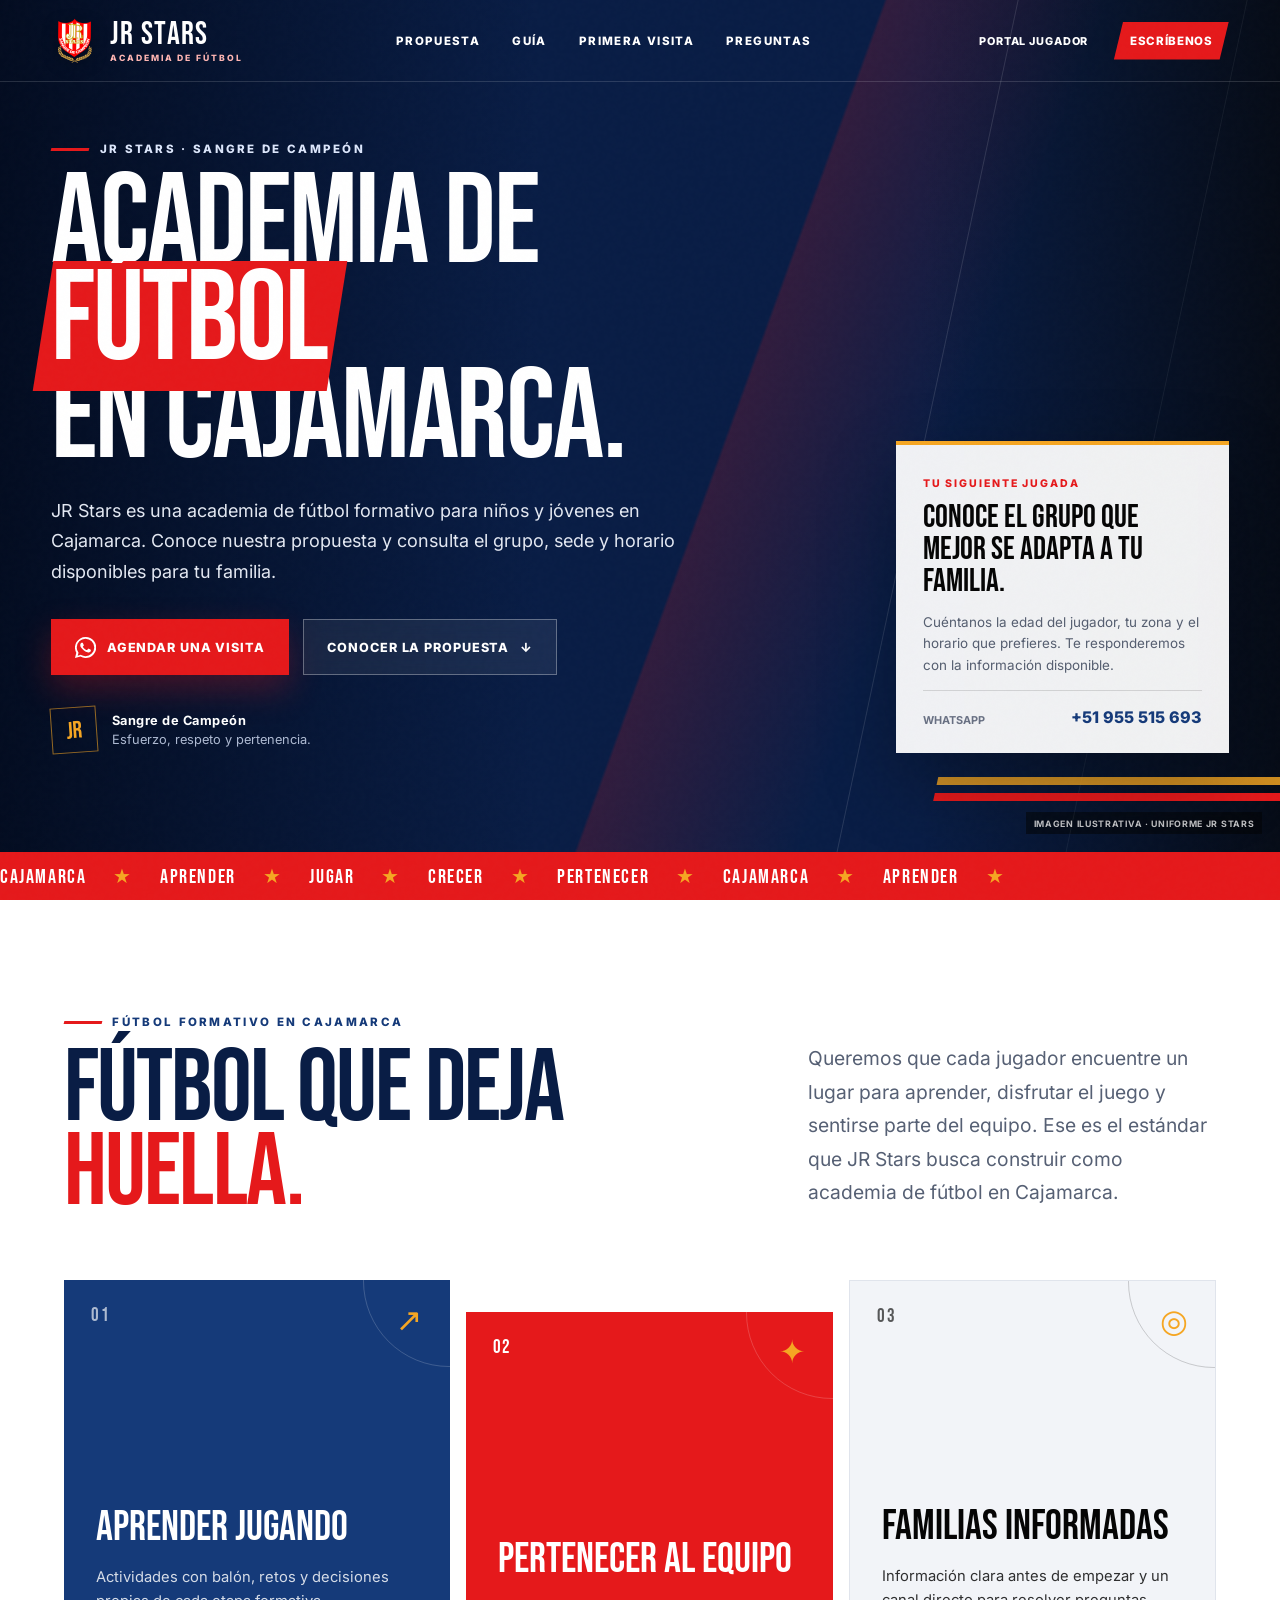
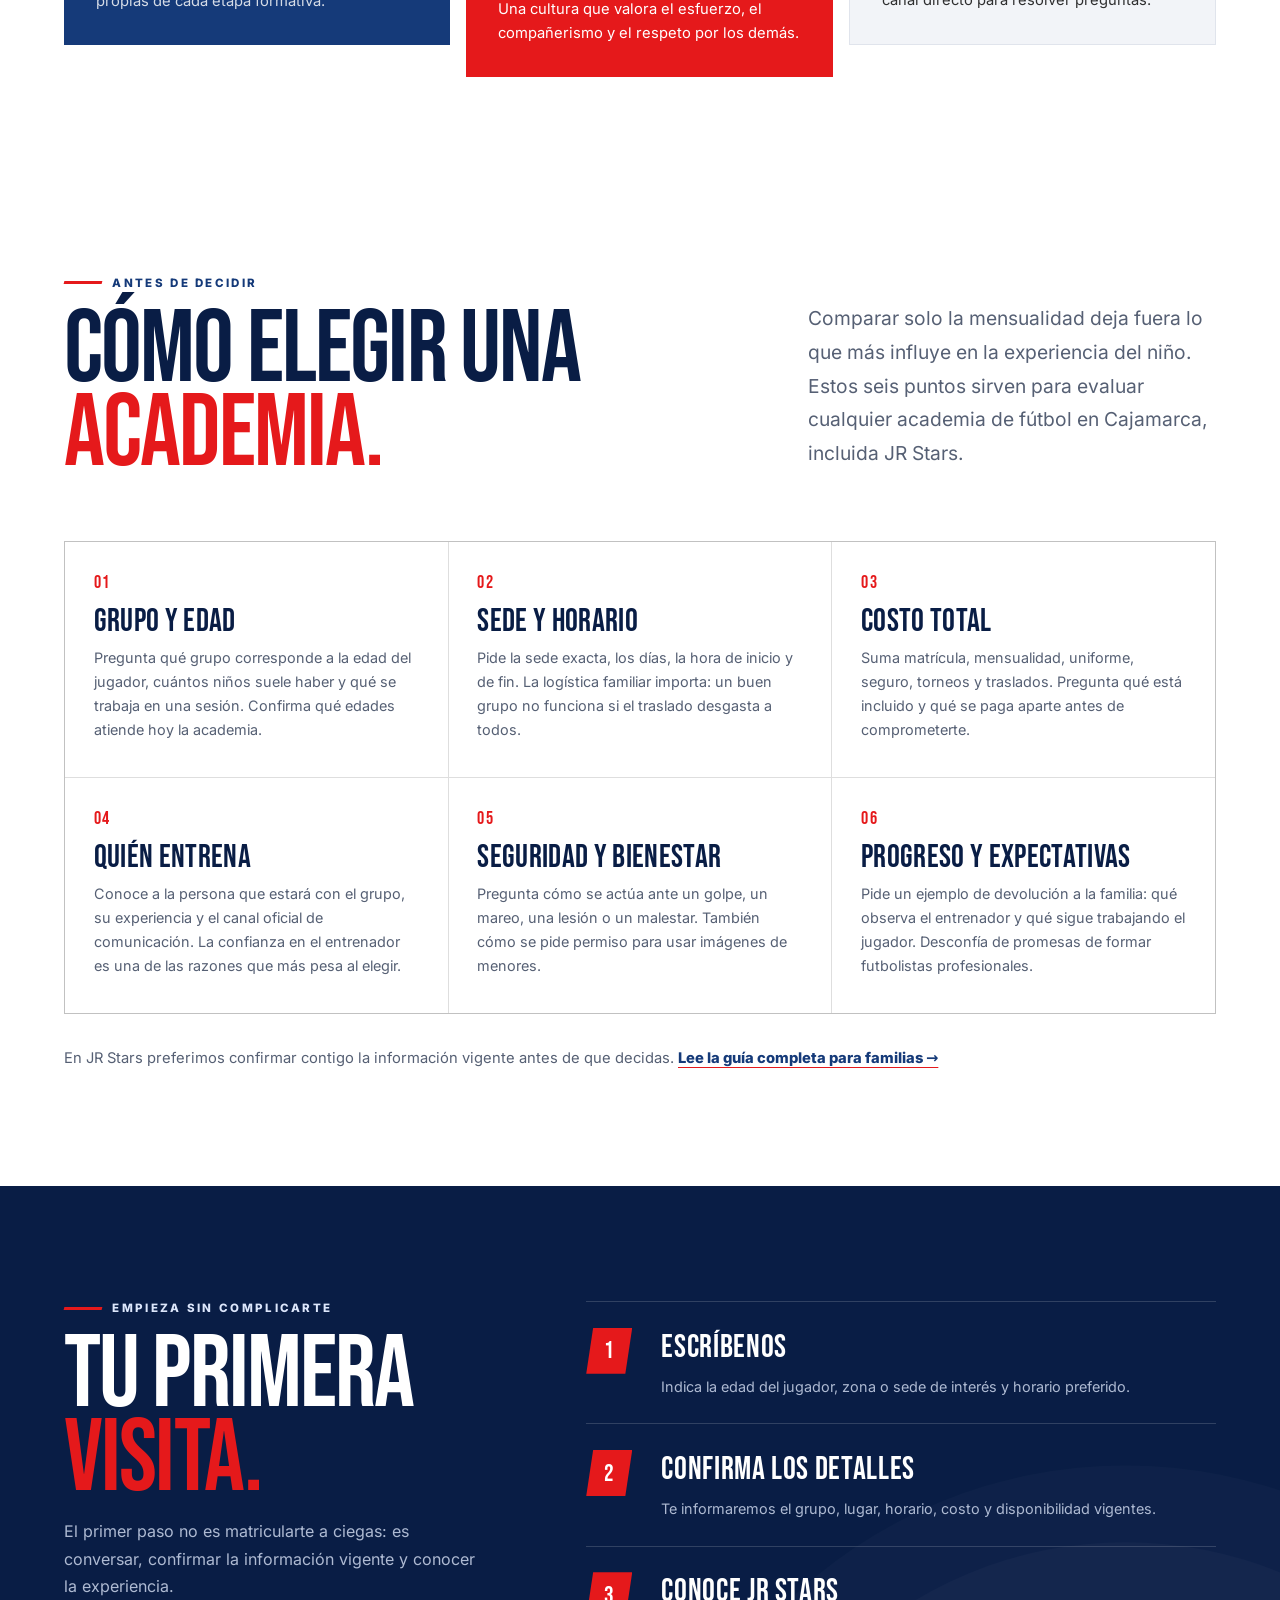
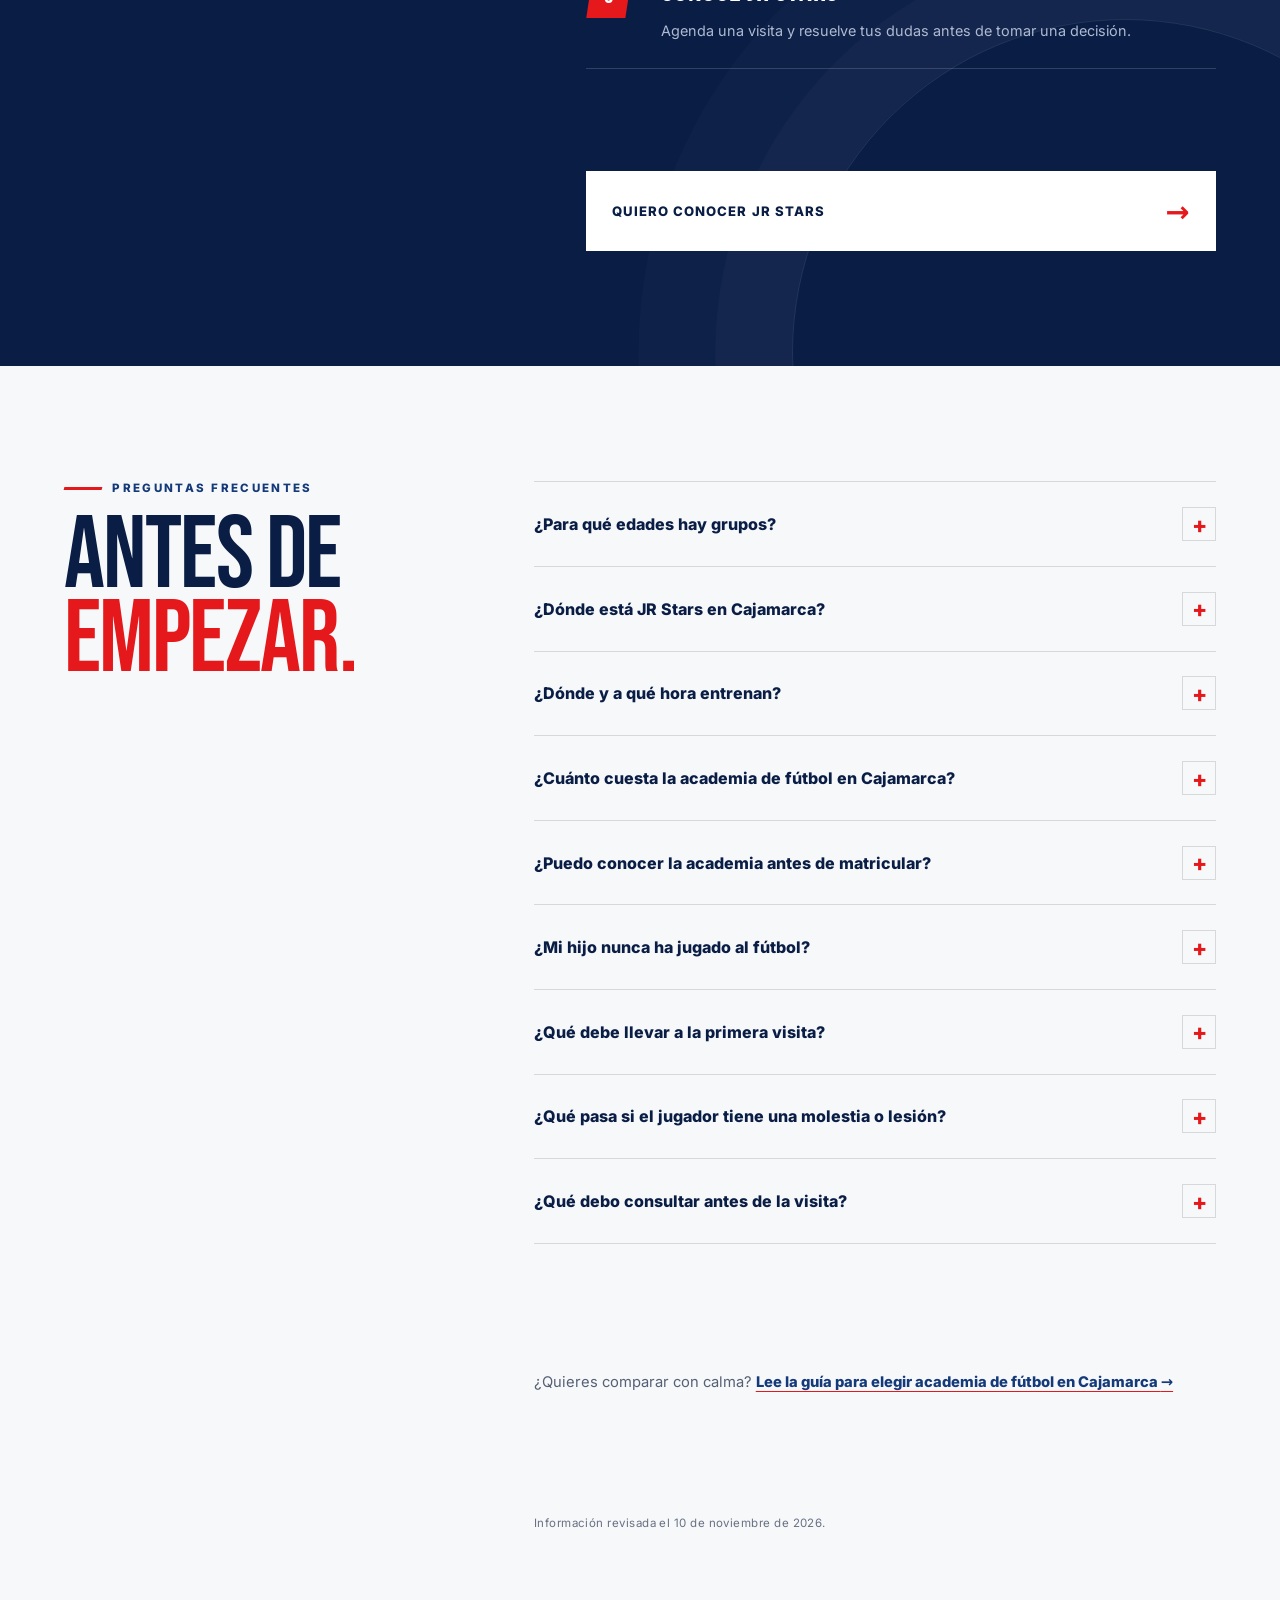
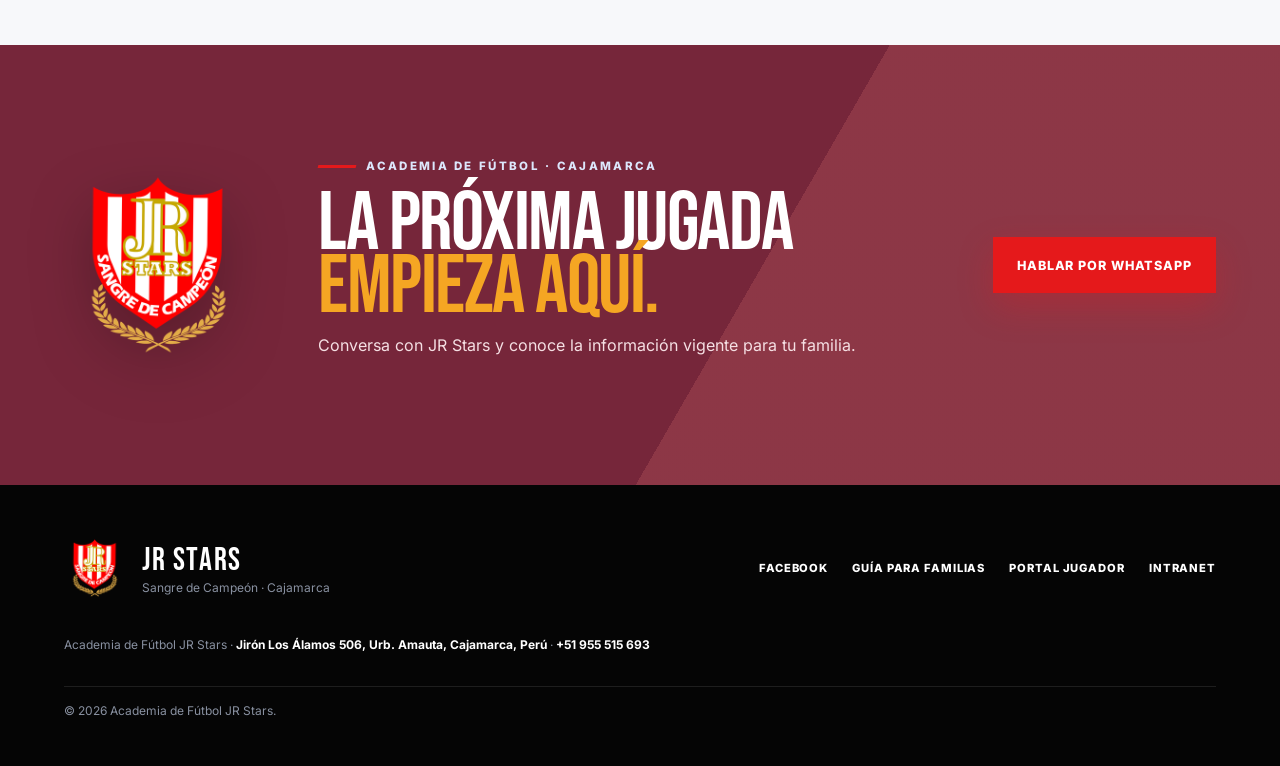
<file: index.html>
<!doctype html>
<html lang="es-PE">
<head>
  <meta charset="utf-8">
  <meta name="google-site-verification" content="FDpzV94gUvq7RdoOxzkBrmeDq7VjH__WRxQDn2jEYv4">
  <meta name="viewport" content="width=device-width, initial-scale=1">
  <title>Academia de Fútbol en Cajamarca | JR Stars</title>
  <meta name="description" content="Academia de fútbol en Cajamarca para niños y jóvenes. Conoce JR Stars y consulta por WhatsApp el grupo, sede y horario disponibles.">
  <meta name="robots" content="index, follow, max-image-preview:large, max-snippet:-1, max-video-preview:-1">
  <meta name="theme-color" content="#153A79">
  <meta name="geo.region" content="PE-CAJ">
  <meta name="geo.placename" content="Cajamarca">
  <link rel="canonical" href="https://academiajrstars.com/">
  <link rel="sitemap" type="application/xml" title="Mapa del sitio" href="https://academiajrstars.com/sitemap.xml">
  <meta property="og:type" content="website">
  <meta property="og:locale" content="es_PE">
  <meta property="og:site_name" content="JR Stars Cajamarca">
  <meta property="og:url" content="https://academiajrstars.com/">
  <meta property="og:title" content="Academia de Fútbol en Cajamarca | JR Stars">
  <meta property="og:description" content="Fútbol formativo para niños y jóvenes en Cajamarca. Conoce JR Stars y consulta disponibilidad por WhatsApp.">
  <meta property="og:image" content="https://academiajrstars.com/img/og-jr-stars-1200x630.jpg">
  <meta property="og:image:secure_url" content="https://academiajrstars.com/img/og-jr-stars-1200x630.jpg">
  <meta property="og:image:type" content="image/jpeg">
  <meta property="og:image:width" content="1200">
  <meta property="og:image:height" content="630">
  <meta property="og:image:alt" content="Escudo de JR Stars y jugador con uniforme del club en una cancha de fútbol">
  <meta name="twitter:card" content="summary_large_image">
  <meta name="twitter:title" content="Academia de Fútbol en Cajamarca | JR Stars">
  <meta name="twitter:description" content="Fútbol formativo para niños y jóvenes en Cajamarca. Consulta grupo, sede y horario por WhatsApp.">
  <meta name="twitter:image" content="https://academiajrstars.com/img/og-jr-stars-1200x630.jpg">
  <meta name="twitter:image:alt" content="Escudo de JR Stars y jugador con uniforme del club en una cancha de fútbol">
  <link rel="icon" href="/favicon.ico" sizes="48x48">
  <link rel="icon" href="/img/favicons/jr-stars-48.png" type="image/png" sizes="48x48">
  <link rel="icon" href="/img/escudo-192.png" type="image/png" sizes="192x192">
  <link rel="apple-touch-icon" href="/img/favicons/apple-touch-icon.png" sizes="180x180">
  <link rel="manifest" href="/site.webmanifest">
  <link rel="preload" href="./fonts/bebas-neue-latin.woff2" as="font" type="font/woff2" crossorigin>
  <link rel="preload" href="./fonts/inter-latin-var.woff2" as="font" type="font/woff2" crossorigin>
  <link rel="preload" href="./img/hero-jr-stars-horizontal.avif" as="image" type="image/avif" media="(min-width: 681px)" imagesrcset="./img/hero-jr-stars-horizontal-1280.avif 1280w, ./img/hero-jr-stars-horizontal.avif 2055w" imagesizes="100vw" fetchpriority="high">
  <link rel="preload" href="./img/hero-jr-stars-vertical.avif" as="image" type="image/avif" media="(max-width: 680px)" imagesrcset="./img/hero-jr-stars-vertical-720.avif 720w, ./img/hero-jr-stars-vertical.avif 1122w" imagesizes="100vw" fetchpriority="high">
  <link rel="stylesheet" href="./css/landing-effects.css?v=20261109">
  <script type="application/ld+json">
  {
    "@context": "https://schema.org",
    "@graph": [
      {
        "@type": ["SportsOrganization", "LocalBusiness"],
        "@id": "https://academiajrstars.com/#organizacion",
        "name": "Academia de Fútbol JR Stars Cajamarca",
        "alternateName": "JR Stars",
        "url": "https://academiajrstars.com/",
        "logo": {
          "@type": "ImageObject",
          "url": "https://academiajrstars.com/img/escudo-512.png",
          "width": 512,
          "height": 512
        },
        "image": {
          "@type": "ImageObject",
          "url": "https://academiajrstars.com/img/og-jr-stars-1200x630.jpg",
          "width": 1200,
          "height": 630
        },
        "description": "Academia de fútbol formativo para niños y jóvenes en Cajamarca, Perú. Aprendizaje con balón, pertenencia al equipo y familias informadas.",
        "slogan": "Sangre de Campeón",
        "sport": "Association football",
        "telephone": "+51 955 515 693",
        "address": {
          "@type": "PostalAddress",
          "streetAddress": "Jirón Los Álamos 506, Urbanización Amauta",
          "addressLocality": "Cajamarca",
          "addressRegion": "Cajamarca",
          "postalCode": "06001",
          "addressCountry": "PE"
        },
        "hasMap": "https://www.google.com/maps/search/?api=1&query=Academia%20de%20Futbol%20JR%20Stars%20Cajamarca&query_place_id=ChIJ588XoHBbspERmZEjeYv1WYU",
        "areaServed": {
          "@type": "City",
          "name": "Cajamarca"
        },
        "contactPoint": {
          "@type": "ContactPoint",
          "telephone": "+51 955 515 693",
          "contactType": "customer service",
          "areaServed": "PE",
          "availableLanguage": "Spanish"
        },
        "sameAs": [
          "https://www.facebook.com/p/Academia-de-F%C3%BAtbol-JR-Stars-Cajamarca-100034777191797/",
          "https://www.google.com/maps/search/?api=1&query=Academia%20de%20Futbol%20JR%20Stars%20Cajamarca&query_place_id=ChIJ588XoHBbspERmZEjeYv1WYU"
        ],
        "knowsAbout": [
          "Fútbol formativo",
          "Fútbol infantil",
          "Entrenamiento de fútbol",
          "Desarrollo de jugadores jóvenes"
        ],
        "inLanguage": "es-PE"
      },
      {
        "@type": "WebSite",
        "@id": "https://academiajrstars.com/#sitio",
        "url": "https://academiajrstars.com/",
        "name": "Academia de Fútbol JR Stars",
        "alternateName": "JR Stars Cajamarca",
        "inLanguage": "es-PE",
        "publisher": {
          "@id": "https://academiajrstars.com/#organizacion"
        }
      },
      {
        "@type": "WebPage",
        "@id": "https://academiajrstars.com/#pagina",
        "url": "https://academiajrstars.com/",
        "name": "Academia de Fútbol en Cajamarca | JR Stars",
        "description": "Academia de fútbol en Cajamarca para niños y jóvenes. Conoce JR Stars y consulta por WhatsApp el grupo, sede y horario disponibles.",
        "isPartOf": {
          "@id": "https://academiajrstars.com/#sitio"
        },
        "about": {
          "@id": "https://academiajrstars.com/#organizacion"
        },
        "primaryImageOfPage": {
          "@type": "ImageObject",
          "url": "https://academiajrstars.com/img/og-jr-stars-1200x630.jpg",
          "width": 1200,
          "height": 630
        },
        "inLanguage": "es-PE",
        "dateModified": "2026-11-10"
      },
      {
        "@type": "FAQPage",
        "@id": "https://academiajrstars.com/#preguntas-frecuentes",
        "url": "https://academiajrstars.com/",
        "inLanguage": "es-PE",
        "mainEntity": [
          {
            "@type": "Question",
            "name": "¿Para qué edades hay grupos?",
            "acceptedAnswer": {
              "@type": "Answer",
              "text": "Las categorías disponibles pueden cambiar. Escríbenos con la edad del jugador y te diremos qué opción vigente puede corresponderle."
            }
          },
          {
            "@type": "Question",
            "name": "¿Dónde está JR Stars en Cajamarca?",
            "acceptedAnswer": {
              "@type": "Answer",
              "text": "La dirección de contacto es Jirón Los Álamos 506, Urbanización Amauta, Cajamarca 06001. Confirma por WhatsApp el lugar de entrenamiento de tu grupo antes de acudir."
            }
          },
          {
            "@type": "Question",
            "name": "¿Dónde y a qué hora entrenan?",
            "acceptedAnswer": {
              "@type": "Answer",
              "text": "Antes de agendar confirmaremos contigo la sede, el horario y la disponibilidad actuales. No queremos que viajes con información desactualizada."
            }
          },
          {
            "@type": "Question",
            "name": "¿Cuánto cuesta la academia de fútbol en Cajamarca?",
            "acceptedAnswer": {
              "@type": "Answer",
              "text": "El costo puede variar según el grupo, la frecuencia y lo que incluya. Por WhatsApp te pasaremos el costo total vigente: mensualidad, matrícula y otros conceptos aplicables."
            }
          },
          {
            "@type": "Question",
            "name": "¿Puedo conocer la academia antes de matricular?",
            "acceptedAnswer": {
              "@type": "Answer",
              "text": "Sí puedes solicitar una visita. Por WhatsApp te explicaremos cómo coordinarla según el grupo disponible."
            }
          },
          {
            "@type": "Question",
            "name": "¿Mi hijo nunca ha jugado al fútbol?",
            "acceptedAnswer": {
              "@type": "Answer",
              "text": "Cuéntanos su edad y su experiencia. Lo importante es ubicarlo en un grupo adecuado y que la primera experiencia sea positiva, sin compararlo con niños que llevan más tiempo."
            }
          },
          {
            "@type": "Question",
            "name": "¿Qué debe llevar a la primera visita?",
            "acceptedAnswer": {
              "@type": "Answer",
              "text": "Ropa cómoda, calzado deportivo y agua. Confirma por WhatsApp si la sede o el grupo piden algo adicional, como canilleras o uniforme."
            }
          },
          {
            "@type": "Question",
            "name": "¿Qué pasa si el jugador tiene una molestia o lesión?",
            "acceptedAnswer": {
              "@type": "Answer",
              "text": "No debe entrenar con dolor. La familia debe informar antes de la sesión y consultar a un profesional de salud cuando corresponda. El entrenador no diagnostica ni prescribe tratamiento."
            }
          }
        ]
      }
    ]
  }
  </script>
</head>
<body>
  <a class="skip-link" href="#contenido">Saltar al contenido</a>
  <header class="site-header" id="site-header">
    <a class="brand" href="#inicio">
      <img src="./img/escudo-192.png" alt="" width="192" height="192" decoding="async">
      <span class="brand-copy"><strong>JR STARS</strong><small>Academia de fútbol</small></span>
    </a>
    <nav class="desktop-nav" aria-label="Navegación principal">
      <a href="#propuesta">Propuesta</a><a href="./guia-academia-futbol-cajamarca/">Guía</a><a href="#primera-visita">Primera visita</a><a href="#preguntas">Preguntas</a>
    </nav>
    <div class="header-actions">
      <a class="portal-link" href="./portal/">Portal jugador</a>
      <a class="header-whatsapp" data-wa-location="header" href="https://wa.me/51955515693?text=Hola%2C%20quiero%20conocer%20JR%20Stars.%20Edad%20del%20ni%C3%B1o%2Fa%3A%20__%20Zona%20o%20sede%20preferida%3A%20__%20Horario%20preferido%3A%20__" target="_blank" rel="noopener noreferrer">Escríbenos</a>
    </div>
  </header>

  <main id="contenido">
    <section class="hero" id="inicio">
      <div class="hero-media" aria-hidden="true">
        <picture>
          <source media="(max-width: 680px)" type="image/avif" srcset="./img/hero-jr-stars-vertical-720.avif 720w, ./img/hero-jr-stars-vertical.avif 1122w" sizes="100vw">
          <source media="(max-width: 680px)" type="image/webp" srcset="./img/hero-jr-stars-vertical-720.webp 720w, ./img/hero-jr-stars-vertical.webp 1122w" sizes="100vw">
          <source media="(min-width: 681px)" type="image/avif" srcset="./img/hero-jr-stars-horizontal-1280.avif 1280w, ./img/hero-jr-stars-horizontal.avif 2055w" sizes="100vw">
          <source media="(min-width: 681px)" type="image/webp" srcset="./img/hero-jr-stars-horizontal-1280.webp 1280w, ./img/hero-jr-stars-horizontal.webp 2055w" sizes="100vw">
          <img src="./img/hero-jr-stars-horizontal.png" alt="" width="2055" height="765" fetchpriority="high" decoding="async">
        </picture>
        <span class="hero-visual-note">Imagen ilustrativa · Uniforme JR Stars</span>
      </div>
      <div class="hero-shape hero-shape-one" aria-hidden="true"></div><div class="hero-shape hero-shape-two" aria-hidden="true"></div>
      <div class="hero-inner">
        <div class="hero-copy">
          <p class="eyebrow"><span></span> JR Stars · Sangre de Campeón</p>
          <h1>ACADEMIA DE<br><em>FÚTBOL</em><br>EN CAJAMARCA.</h1>
          <p class="hero-lead">JR Stars es una academia de fútbol formativo para niños y jóvenes en Cajamarca. Conoce nuestra propuesta y consulta el grupo, sede y horario disponibles para tu familia.</p>
          <div class="hero-actions">
            <a class="button button-primary" data-wa-location="hero" href="https://wa.me/51955515693?text=Hola%2C%20quiero%20conocer%20JR%20Stars.%20Edad%20del%20ni%C3%B1o%2Fa%3A%20__%20Zona%20o%20sede%20preferida%3A%20__%20Horario%20preferido%3A%20__" target="_blank" rel="noopener noreferrer">
              <svg viewBox="0 0 24 24" aria-hidden="true"><path d="M17.5 14.4c-.3-.2-1.8-.9-2-.9-.3-.1-.5-.2-.7.1-.2.3-.8 1-.9 1.2-.2.2-.4.2-.7.1-.3-.2-1.3-.5-2.4-1.5-.9-.8-1.5-1.8-1.7-2.1-.2-.3 0-.5.2-.6l.4-.5c.2-.2.2-.3.3-.5.1-.2.1-.4 0-.5l-.9-2.2c-.2-.6-.5-.5-.7-.5h-.6c-.2 0-.5.1-.8.4-.3.3-1 1-1 2.5s1.1 2.8 1.2 3c.2.2 2.1 3.2 5.1 4.5.7.3 1.3.5 1.7.6.7.2 1.4.2 1.9.1.6-.1 1.8-.7 2-1.4.3-.7.3-1.3.2-1.4-.1-.2-.3-.2-.6-.4zM12 21.9a9.9 9.9 0 0 1-5-1.3l-.4-.2-3.5.9.9-3.4-.2-.4A9.9 9.9 0 0 1 2 12a10 10 0 1 1 10 9.9zM12 0A12 12 0 0 0 1.5 17.9L0 24l6.3-1.6A12 12 0 1 0 12 0z"/></svg>
              Agendar una visita
            </a>
            <a class="button button-ghost" href="#propuesta">Conocer la propuesta <span aria-hidden="true">↓</span></a>
          </div>
          <div class="hero-note"><span class="hero-note-mark">JR</span><p><strong>Sangre de Campeón</strong><br>Esfuerzo, respeto y pertenencia.</p></div>
        </div>
        <aside class="hero-card" aria-label="Información de contacto">
          <span class="hero-card-label">Tu siguiente jugada</span>
          <strong>Conoce el grupo que mejor se adapta a tu familia.</strong>
          <p>Cuéntanos la edad del jugador, tu zona y el horario que prefieres. Te responderemos con la información disponible.</p>
          <div class="hero-card-contact"><span>WhatsApp</span><a href="tel:+51955515693">+51&nbsp;955&nbsp;515&nbsp;693</a></div>
        </aside>
      </div>
      <div class="hero-marquee" aria-hidden="true"><div>CAJAMARCA <span>★</span> APRENDER <span>★</span> JUGAR <span>★</span> CRECER <span>★</span> PERTENECER <span>★</span> CAJAMARCA <span>★</span> APRENDER <span>★</span></div></div>
    </section>

    <section class="section promise-section" id="propuesta">
      <div class="section-heading">
        <div><p class="eyebrow eyebrow-dark"><span></span> Fútbol formativo en Cajamarca</p><h2>FÚTBOL QUE DEJA<br><em>HUELLA.</em></h2></div>
        <p class="section-intro">Queremos que cada jugador encuentre un lugar para aprender, disfrutar el juego y sentirse parte del equipo. Ese es el estándar que JR Stars busca construir como academia de fútbol en Cajamarca.</p>
      </div>
      <div class="promise-grid">
        <article class="promise-card promise-card-blue"><span class="card-number">01</span><div class="card-icon" aria-hidden="true">↗</div><h3>Aprender jugando</h3><p>Actividades con balón, retos y decisiones propias de cada etapa formativa.</p></article>
        <article class="promise-card promise-card-red"><span class="card-number">02</span><div class="card-icon" aria-hidden="true">✦</div><h3>Pertenecer al equipo</h3><p>Una cultura que valora el esfuerzo, el compañerismo y el respeto por los demás.</p></article>
        <article class="promise-card promise-card-light"><span class="card-number">03</span><div class="card-icon" aria-hidden="true">◎</div><h3>Familias informadas</h3><p>Información clara antes de empezar y un canal directo para resolver preguntas.</p></article>
      </div>
    </section>

    <section class="section guide-section" id="como-elegir">
      <div class="section-heading">
        <div><p class="eyebrow eyebrow-dark"><span></span> Antes de decidir</p><h2>CÓMO ELEGIR UNA<br><em>ACADEMIA.</em></h2></div>
        <p class="section-intro">Comparar solo la mensualidad deja fuera lo que más influye en la experiencia del niño. Estos seis puntos sirven para evaluar cualquier academia de fútbol en Cajamarca, incluida JR Stars.</p>
      </div>
      <div class="guide-grid">
        <article class="guide-card"><span>01</span><h3>Grupo y edad</h3><p>Pregunta qué grupo corresponde a la edad del jugador, cuántos niños suele haber y qué se trabaja en una sesión. Confirma qué edades atiende hoy la academia.</p></article>
        <article class="guide-card"><span>02</span><h3>Sede y horario</h3><p>Pide la sede exacta, los días, la hora de inicio y de fin. La logística familiar importa: un buen grupo no funciona si el traslado desgasta a todos.</p></article>
        <article class="guide-card"><span>03</span><h3>Costo total</h3><p>Suma matrícula, mensualidad, uniforme, seguro, torneos y traslados. Pregunta qué está incluido y qué se paga aparte antes de comprometerte.</p></article>
        <article class="guide-card"><span>04</span><h3>Quién entrena</h3><p>Conoce a la persona que estará con el grupo, su experiencia y el canal oficial de comunicación. La confianza en el entrenador es una de las razones que más pesa al elegir.</p></article>
        <article class="guide-card"><span>05</span><h3>Seguridad y bienestar</h3><p>Pregunta cómo se actúa ante un golpe, un mareo, una lesión o un malestar. También cómo se pide permiso para usar imágenes de menores.</p></article>
        <article class="guide-card"><span>06</span><h3>Progreso y expectativas</h3><p>Pide un ejemplo de devolución a la familia: qué observa el entrenador y qué sigue trabajando el jugador. Desconfía de promesas de formar futbolistas profesionales.</p></article>
      </div>
      <p class="guide-note">En JR Stars preferimos confirmar contigo la información vigente antes de que decidas. <a href="./guia-academia-futbol-cajamarca/">Lee la guía completa para familias <span aria-hidden="true">→</span></a></p>
    </section>

    <section class="section visit-section" id="primera-visita">
      <div class="visit-header">
        <p class="eyebrow"><span></span> Empieza sin complicarte</p><h2>TU PRIMERA<br><em>VISITA.</em></h2>
        <p>El primer paso no es matricularte a ciegas: es conversar, confirmar la información vigente y conocer la experiencia.</p>
      </div>
      <ol class="steps">
        <li><span class="step-number">1</span><div><h3>Escríbenos</h3><p>Indica la edad del jugador, zona o sede de interés y horario preferido.</p></div></li>
        <li><span class="step-number">2</span><div><h3>Confirma los detalles</h3><p>Te informaremos el grupo, lugar, horario, costo y disponibilidad vigentes.</p></div></li>
        <li><span class="step-number">3</span><div><h3>Conoce JR Stars</h3><p>Agenda una visita y resuelve tus dudas antes de tomar una decisión.</p></div></li>
      </ol>
      <a class="visit-cta" data-wa-location="steps" href="https://wa.me/51955515693?text=Hola%2C%20quiero%20conocer%20JR%20Stars.%20Edad%20del%20ni%C3%B1o%2Fa%3A%20__%20Zona%20o%20sede%20preferida%3A%20__%20Horario%20preferido%3A%20__" target="_blank" rel="noopener noreferrer"><span>Quiero conocer JR Stars</span><strong>→</strong></a>
    </section>

    <section class="section faq-section" id="preguntas">
      <div class="faq-heading"><p class="eyebrow eyebrow-dark"><span></span> Preguntas frecuentes</p><h2>ANTES DE<br><em>EMPEZAR.</em></h2></div>
      <div class="faq-list">
        <details><summary>¿Para qué edades hay grupos?<span>+</span></summary><p>Las categorías disponibles pueden cambiar. Escríbenos con la edad del jugador y te diremos qué opción vigente puede corresponderle.</p></details>
        <details><summary>¿Dónde está JR Stars en Cajamarca?<span>+</span></summary><p>La dirección de contacto es Jirón Los Álamos 506, Urbanización Amauta, Cajamarca 06001. <a href="https://www.google.com/maps/search/?api=1&amp;query=Academia%20de%20Futbol%20JR%20Stars%20Cajamarca&amp;query_place_id=ChIJ588XoHBbspERmZEjeYv1WYU" target="_blank" rel="noopener noreferrer">Ver la ficha de JR Stars en Google Maps</a>. Confirma por WhatsApp el lugar de entrenamiento de tu grupo antes de acudir.</p></details>
        <details><summary>¿Dónde y a qué hora entrenan?<span>+</span></summary><p>Antes de agendar confirmaremos contigo la sede, el horario y la disponibilidad actuales. No queremos que viajes con información desactualizada.</p></details>
        <details><summary>¿Cuánto cuesta la academia de fútbol en Cajamarca?<span>+</span></summary><p>El costo puede variar según el grupo, la frecuencia y lo que incluya. Por WhatsApp te pasaremos el costo total vigente: mensualidad, matrícula y otros conceptos aplicables. Así evitas sorpresas después.</p></details>
        <details><summary>¿Puedo conocer la academia antes de matricular?<span>+</span></summary><p>Sí puedes solicitar una visita. Por WhatsApp te explicaremos cómo coordinarla según el grupo disponible.</p></details>
        <details><summary>¿Mi hijo nunca ha jugado al fútbol?<span>+</span></summary><p>Cuéntanos su edad y su experiencia. Lo importante es ubicarlo en un grupo adecuado y que la primera experiencia sea positiva, sin compararlo con niños que llevan más tiempo.</p></details>
        <details><summary>¿Qué debe llevar a la primera visita?<span>+</span></summary><p>Ropa cómoda, calzado deportivo y agua. Confirma por WhatsApp si la sede o el grupo piden algo adicional, como canilleras o uniforme.</p></details>
        <details><summary>¿Qué pasa si el jugador tiene una molestia o lesión?<span>+</span></summary><p>No debe entrenar con dolor. La familia debe informar antes de la sesión y consultar a un profesional de salud cuando corresponda. El entrenador no diagnostica ni prescribe tratamiento.</p></details>
        <details><summary>¿Qué debo consultar antes de la visita?<span>+</span></summary><p>Pregunta por grupo, sede, horario, costo total, qué debe llevar el jugador, cómo se comunica la academia con las familias y cómo funciona la primera experiencia.</p></details>
      </div>
      <p class="faq-more">¿Quieres comparar con calma? <a href="./guia-academia-futbol-cajamarca/">Lee la guía para elegir academia de fútbol en Cajamarca <span aria-hidden="true">→</span></a></p>
      <p class="page-updated">Información revisada el <time datetime="2026-11-10">10 de noviembre de 2026</time>.</p>
    </section>

    <section class="final-cta">
      <div class="final-cta-crest"><picture><source type="image/webp" srcset="./img/escudo-400.webp"><img src="./img/escudo.png" alt="" width="400" height="400" loading="lazy" decoding="async"></picture></div>
      <div><p class="eyebrow"><span></span> Academia de fútbol · Cajamarca</p><h2>LA PRÓXIMA JUGADA<br><em>EMPIEZA AQUÍ.</em></h2><p>Conversa con JR Stars y conoce la información vigente para tu familia.</p></div>
      <a class="button button-primary" data-wa-location="final" href="https://wa.me/51955515693?text=Hola%2C%20quiero%20conocer%20JR%20Stars.%20Edad%20del%20ni%C3%B1o%2Fa%3A%20__%20Zona%20o%20sede%20preferida%3A%20__%20Horario%20preferido%3A%20__" target="_blank" rel="noopener noreferrer">Hablar por WhatsApp</a>
    </section>
  </main>

  <footer class="site-footer">
    <div class="footer-brand"><picture><source type="image/webp" srcset="./img/escudo-128.webp"><img src="./img/escudo-192.png" alt="Escudo JR Stars" width="128" height="128" loading="lazy" decoding="async"></picture><div><strong>JR STARS</strong><span>Sangre de Campeón · Cajamarca</span></div></div>
    <div class="footer-links"><a href="https://www.facebook.com/p/Academia-de-F%C3%BAtbol-JR-Stars-Cajamarca-100034777191797/" target="_blank" rel="noopener noreferrer">Facebook</a><a href="./guia-academia-futbol-cajamarca/">Guía para familias</a><a href="./portal/">Portal jugador</a><a href="./admin/login.html">Intranet</a></div>
    <address>Academia de Fútbol JR Stars · <a href="https://www.google.com/maps/search/?api=1&amp;query=Academia%20de%20Futbol%20JR%20Stars%20Cajamarca&amp;query_place_id=ChIJ588XoHBbspERmZEjeYv1WYU" target="_blank" rel="noopener noreferrer">Jirón Los Álamos 506, Urb. Amauta, Cajamarca, Perú</a> · <a href="tel:+51955515693">+51&nbsp;955&nbsp;515&nbsp;693</a></address>
    <p>© <span id="current-year">2026</span> Academia de Fútbol JR Stars.</p>
  </footer>

  <a class="mobile-whatsapp" data-wa-location="mobile-sticky" href="https://wa.me/51955515693?text=Hola%2C%20quiero%20conocer%20JR%20Stars.%20Edad%20del%20ni%C3%B1o%2Fa%3A%20__%20Zona%20o%20sede%20preferida%3A%20__%20Horario%20preferido%3A%20__" target="_blank" rel="noopener noreferrer" aria-label="Agendar una visita por WhatsApp">
    <svg viewBox="0 0 24 24" aria-hidden="true"><path d="M17.5 14.4c-.3-.2-1.8-.9-2-.9-.3-.1-.5-.2-.7.1-.2.3-.8 1-.9 1.2-.2.2-.4.2-.7.1-.3-.2-1.3-.5-2.4-1.5-.9-.8-1.5-1.8-1.7-2.1-.2-.3 0-.5.2-.6l.4-.5c.2-.2.2-.3.3-.5.1-.2.1-.4 0-.5l-.9-2.2c-.2-.6-.5-.5-.7-.5h-.6c-.2 0-.5.1-.8.4-.3.3-1 1-1 2.5s1.1 2.8 1.2 3c.2.2 2.1 3.2 5.1 4.5.7.3 1.3.5 1.7.6.7.2 1.4.2 1.9.1.6-.1 1.8-.7 2-1.4.3-.7.3-1.3.2-1.4-.1-.2-.3-.2-.6-.4zM12 21.9a9.9 9.9 0 0 1-5-1.3l-.4-.2-3.5.9.9-3.4-.2-.4A9.9 9.9 0 0 1 2 12a10 10 0 1 1 10 9.9zM12 0A12 12 0 0 0 1.5 17.9L0 24l6.3-1.6A12 12 0 1 0 12 0z"/></svg><span>Agendar visita</span>
  </a>
  <script>
    const header = document.getElementById('site-header');
    const mobileCta = document.querySelector('.mobile-whatsapp');
    const hero = document.querySelector('.hero');
    const updateScrollUi = () => {
      header.classList.toggle('is-scrolled', window.scrollY > 24);
      mobileCta.classList.toggle('is-visible', window.scrollY > hero.offsetHeight * .55);
    };
    window.addEventListener('scroll', updateScrollUi, { passive: true });
    window.addEventListener('resize', updateScrollUi);
    updateScrollUi();
    document.getElementById('current-year').textContent = new Date().getFullYear();
    document.querySelectorAll('details').forEach(item => item.addEventListener('toggle', () => {
      if (!item.open) return;
      document.querySelectorAll('details[open]').forEach(other => { if (other !== item) other.removeAttribute('open'); });
    }));
    document.querySelectorAll('[data-wa-location]').forEach(link => link.addEventListener('click', () => {
      window.dispatchEvent(new CustomEvent('jrstars:whatsapp-click', { detail: { placement: link.dataset.waLocation } }));
    }));
  </script>
</body>
</html>
</file>
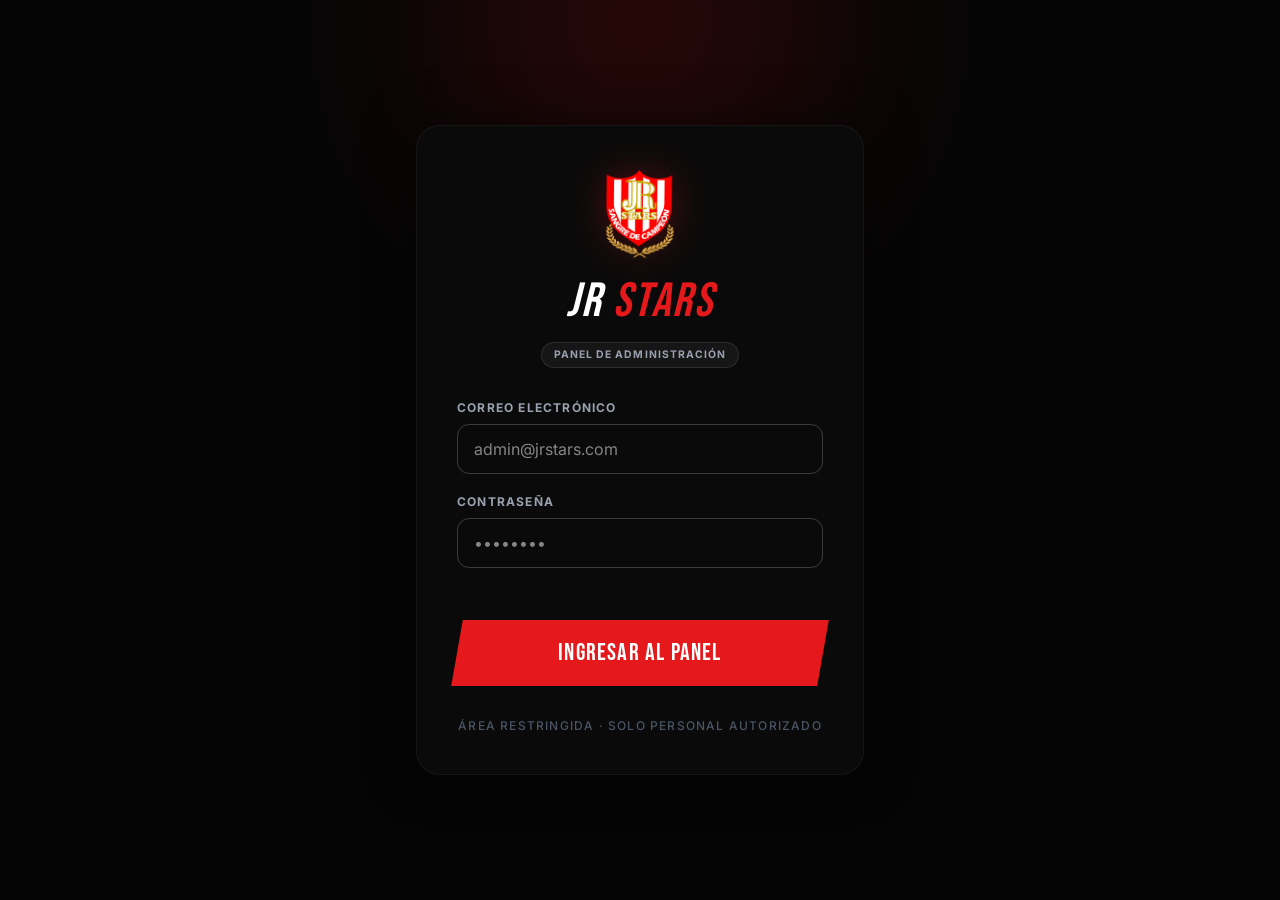
<file: admin/index.html>
<!DOCTYPE html>
<html lang="es">

<head>
  <meta charset="UTF-8" />
  <meta name="viewport" content="width=device-width, initial-scale=1.0, viewport-fit=cover" />
  <meta name="robots" content="noindex, nofollow, noarchive" />
  <title>JR Stars — Admin Panel</title>
  <link rel="stylesheet" href="../css/theme.css">
  <link rel="stylesheet" href="../css/admin_original.css?v=20261029a">
  <link rel="stylesheet" href="../css/admin.css?v=20261102a">
  <link rel="stylesheet" href="../css/admin-uniformes.css?v=20260916_mobile">
  <link rel="stylesheet" href="../css/inscripcion.css?v=20260916_alumnos">
  <link rel="stylesheet" href="../css/alumno-ficha.css?v=20260904">
  <meta name="theme-color" content="#E30D13">
  <meta name="mobile-web-app-capable" content="yes">
  <meta name="apple-mobile-web-app-capable" content="yes">
  <meta name="apple-mobile-web-app-status-bar-style" content="black">
  <meta name="apple-mobile-web-app-title" content="JR Admin">
  <link rel="icon" href="./icons/red-white/favicon-32.png" sizes="32x32" type="image/png">
  <link rel="apple-touch-icon" href="./icons/red-white/apple-touch-icon-admin.png" sizes="180x180">
  <link rel="manifest" href="./manifest.webmanifest">
  <script src="../js/lib/html5-qrcode-2.3.8.min.js"></script>
  <script src="../js/lib/supabase-2.115.0.js"></script>
  <script src="../js/supabaseClient.js"></script>
  <link rel="stylesheet" href="../css/admin-icons.css?v=20260904">
  <link rel="stylesheet" href="../css/tailwind.css">
</head>

<body>
  <div class="topbar">
    <button class="hamburger-btn" id="menu-toggle" onclick="toggleSidebar()" aria-label="Menú">
      <span></span><span></span><span></span>
    </button>
    <a href="../" class="topbar-brand">
      <div class="topbar-logo-circle">
        <img src="../img/escudo.png" alt="logo" style="width: 40px; height: auto; filter: drop-shadow(0 0 8px var(--red-glow));">
      </div>
      <span class="topbar-name">JR <span>STARS</span></span>
    </a>
    <div class="topbar-right">
      <span style="font-family:var(--font-mono);font-size:.75rem;color:var(--gray)" id="admin-email"></span>
      <a href="../" class="btn btn-outline topbar-home-btn"><svg class="admin-icon" width="1em" height="1em" viewBox="0 0 24 24" fill="none" stroke="currentColor" stroke-width="1.8" stroke-linecap="round" stroke-linejoin="round" aria-hidden="true" focusable="false"><use href="../img/admin-icons.svg#back"></use></svg> Inicio</a>
    </div>
  </div>

  <!-- Overlay para el sidebar en móvil -->
  <div class="sidebar-overlay" id="sidebar-overlay" onclick="closeSidebar()"></div>

  <div class="admin-layout">

    <nav class="sidebar" id="sidebar">
      <div class="sidebar-close-row">
        <button class="sidebar-close-btn" aria-label="Cerrar menú" onclick="closeSidebar()"><svg class="admin-icon" width="1em" height="1em" viewBox="0 0 24 24" fill="none" stroke="currentColor" stroke-width="1.8" stroke-linecap="round" stroke-linejoin="round" aria-hidden="true" focusable="false"><use href="../img/admin-icons.svg#close"></use></svg></button>
      </div>
      <div class="sidebar-section">Principal</div>
      <div class="sidebar-item active" id="nav-stats" onclick="goTo('stats', event)">
        <span class="sidebar-icon"><svg class="admin-icon" width="1em" height="1em" viewBox="0 0 24 24" fill="none" stroke="currentColor" stroke-width="1.8" stroke-linecap="round" stroke-linejoin="round" aria-hidden="true" focusable="false"><use href="../img/admin-icons.svg#chart"></use></svg></span> Estadísticas
      </div>
      <div class="sidebar-item" id="nav-scanner" onclick="goTo('scanner', event)">
        <span class="sidebar-icon"><svg class="admin-icon" width="1em" height="1em" viewBox="0 0 24 24" fill="none" stroke="currentColor" stroke-width="1.8" stroke-linecap="round" stroke-linejoin="round" aria-hidden="true" focusable="false"><use href="../img/admin-icons.svg#camera"></use></svg></span> Scanner
      </div>

      <div class="sidebar-section">Gestión</div>
      <div class="sidebar-item" id="nav-alumnos" onclick="goTo('alumnos', event)">
        <span class="sidebar-icon"><svg class="admin-icon" width="1em" height="1em" viewBox="0 0 24 24" fill="none" stroke="currentColor" stroke-width="1.8" stroke-linecap="round" stroke-linejoin="round" aria-hidden="true" focusable="false"><use href="../img/admin-icons.svg#users"></use></svg></span> Alumnos
      </div>
      <div class="sidebar-item" id="nav-cobranzas" onclick="goTo('cobranzas', event)">
        <span class="sidebar-icon"><svg class="admin-icon" width="1em" height="1em" viewBox="0 0 24 24" fill="none" stroke="currentColor" stroke-width="1.8" stroke-linecap="round" stroke-linejoin="round" aria-hidden="true"><use href="../img/admin-icons.svg#cash"></use></svg></span> Cobranzas
      </div>
      <div class="sidebar-item" id="nav-batidos" onclick="goTo('batidos', event)">
        <span class="sidebar-icon"><svg class="admin-icon" width="1em" height="1em" viewBox="0 0 24 24" fill="none" stroke="currentColor" stroke-width="1.8" stroke-linecap="round" stroke-linejoin="round" aria-hidden="true" focusable="false"><use href="../img/admin-icons.svg#wallet"></use></svg></span> Caja / Pagos
      </div>
      <div class="sidebar-item" id="nav-uniformes" onclick="goTo('uniformes', event)">
        <span class="sidebar-icon"><svg class="admin-icon" width="1em" height="1em" viewBox="0 0 24 24" fill="none" stroke="currentColor" stroke-width="1.8" stroke-linecap="round" stroke-linejoin="round" aria-hidden="true" focusable="false"><use href="../img/admin-icons.svg?v=20260915#shirt"></use></svg></span> Uniformes
      </div>

      <div class="sidebar-section">Métricas</div>
      <div class="sidebar-item" id="nav-rendimiento" onclick="goTo('rendimiento', event)">
        <span class="sidebar-icon"><svg class="admin-icon" width="1em" height="1em" viewBox="0 0 24 24" fill="none" stroke="currentColor" stroke-width="1.8" stroke-linecap="round" stroke-linejoin="round" aria-hidden="true" focusable="false"><use href="../img/admin-icons.svg#ruler"></use></svg></span> Rendimiento
      </div>
      <div class="sidebar-item" id="nav-ranking" onclick="goTo('ranking', event)">
        <span class="sidebar-icon"><svg class="admin-icon" width="1em" height="1em" viewBox="0 0 24 24" fill="none" stroke="currentColor" stroke-width="1.8" stroke-linecap="round" stroke-linejoin="round" aria-hidden="true" focusable="false"><use href="../img/admin-icons.svg#medal"></use></svg></span> Ranking
      </div>
      <div class="sidebar-item" id="nav-calendario" onclick="goTo('calendario', event)">
        <span class="sidebar-icon"><svg class="admin-icon" width="1em" height="1em" viewBox="0 0 24 24" fill="none" stroke="currentColor" stroke-width="1.8" stroke-linecap="round" stroke-linejoin="round" aria-hidden="true" focusable="false"><use href="../img/admin-icons.svg#calendar"></use></svg></span> Asistencia Global
      </div>

      <div class="sidebar-section">Equipo</div>
      <div class="sidebar-item" id="nav-entrenadores" onclick="goTo('entrenadores', event)">
        <span class="sidebar-icon"><svg class="admin-icon" width="1em" height="1em" viewBox="0 0 24 24" fill="none" stroke="currentColor" stroke-width="1.8" stroke-linecap="round" stroke-linejoin="round" aria-hidden="true" focusable="false"><use href="../img/admin-icons.svg#activity"></use></svg></span> Entrenadores
      </div>

      <div class="sidebar-section">Sistema</div>
      <div class="sidebar-item" id="nav-configuracion" onclick="goTo('configuracion', event)">
        <span class="sidebar-icon"><svg class="admin-icon" width="1em" height="1em" viewBox="0 0 24 24" fill="none" stroke="currentColor" stroke-width="1.8" stroke-linecap="round" stroke-linejoin="round" aria-hidden="true" focusable="false"><use href="../img/admin-icons.svg?v=20260909#settings"></use></svg></span> Configuración
      </div>

      <div class="sidebar-logout">
        <div class="sidebar-item" onclick="logout()" style="color:var(--admin-red)">
          <span class="sidebar-icon"><svg class="admin-icon" width="1em" height="1em" viewBox="0 0 24 24" fill="none" stroke="currentColor" stroke-width="1.8" stroke-linecap="round" stroke-linejoin="round" aria-hidden="true" focusable="false"><use href="../img/admin-icons.svg#logout"></use></svg></span> Cerrar sesión
        </div>
      </div>
    </nav>

    <main class="main-content">

      <!-- ── STATS ── -->
      <div class="page active" id="page-stats">
        <div class="page-header">
          <div class="page-title">Panel <span>Admin</span></div>
          <button class="btn btn-gold" onclick="loadStats()"><svg class="admin-icon" width="1em" height="1em" viewBox="0 0 24 24" fill="none" stroke="currentColor" stroke-width="1.8" stroke-linecap="round" stroke-linejoin="round" aria-hidden="true" focusable="false"><use href="../img/admin-icons.svg#refresh"></use></svg> Actualizar</button>
        </div>
        <div class="stats-row" id="stats-row">
          <div class="stat-box">
            <div class="stat-box-num white" id="s-total">—</div>
            <div class="stat-box-label">Total alumnos</div>
          </div>
          <div class="stat-box">
            <div class="stat-box-num green" id="s-presentes">—</div>
            <div class="stat-box-label">Presentes hoy</div>
          </div>
          <div class="stat-box">
            <div class="stat-box-num red" id="s-ausentes">—</div>
            <div class="stat-box-label">Ausentes hoy</div>
          </div>
          <div class="stat-box">
            <div class="stat-box-num" id="s-fecha">—</div>
            <div class="stat-box-label">Fecha</div>
          </div>
        </div>
        <div style="font-family:var(--font-cond);color:var(--gray);font-size:.9rem;letter-spacing:.06em">
          Selecciona un módulo del menú para gestionar tu academia.
        </div>
      </div>

      <div class="page" id="page-scanner">
        <div class="page-header">
          <div class="page-title"><svg class="admin-icon" width="1em" height="1em" viewBox="0 0 24 24" fill="none" stroke="currentColor" stroke-width="1.8" stroke-linecap="round" stroke-linejoin="round" aria-hidden="true" focusable="false"><use href="../img/admin-icons.svg#camera"></use></svg> <span>Scanner</span></div>
          <span id="nfc-badge-admin"
            style="display:none;align-items:center;gap:.4rem;background:rgba(0,255,136,.12);border:1px solid rgba(0,255,136,.35);color:#00ff88;font-family:var(--font-cond);font-size:.78rem;padding:.3rem .8rem;border-radius:20px;letter-spacing:.05em">
            <svg class="admin-icon" width="1em" height="1em" viewBox="0 0 24 24" fill="none" stroke="currentColor" stroke-width="1.8" stroke-linecap="round" stroke-linejoin="round" aria-hidden="true" focusable="false"><use href="../img/admin-icons.svg#radio"></use></svg> NFC Activo
          </span>
        </div>
        <div class="scanner-admin-wrap">
          <div>
            <div id="admin-reader"></div>
            <div id="scan-result" class="scan-result"></div>
          </div>
          <div>
            <div style="font-family:var(--font-display);font-size:1.2rem;margin-bottom:1rem;color:var(--gold)">
              ÚLTIMOS REGISTROS
            </div>
            <ul id="scan-history" style="list-style:none;"></ul>
          </div>
        </div>
      </div>


      <!-- ── COBRANZAS ── -->
      <div class="page" id="page-cobranzas">
        <section class="cobranzas-shell" aria-labelledby="cobranzas-title">
          <header class="cobranzas-hero">
            <div>
              <span class="cobranzas-eyebrow">Control de mensualidades</span>
              <h1 id="cobranzas-title">Cobros por atender</h1>
              <p>Contacta al apoderado, registra el pago y mantén la cartera al día desde un solo lugar.</p>
            </div>
            <div class="cobranzas-hero-actions">
              <button class="cobranzas-bulk-open" id="cobranzas-bulk-open" type="button">
                <svg class="admin-icon" width="1em" height="1em" viewBox="0 0 24 24" fill="none" stroke="currentColor" stroke-width="1.8" stroke-linecap="round" stroke-linejoin="round" aria-hidden="true"><use href="../img/admin-icons.svg#message"></use></svg>
                <span>Avisar a todos</span>
              </button>
              <button class="cobranzas-refresh" id="cobranzas-refresh" type="button">
                <svg class="admin-icon" width="1em" height="1em" viewBox="0 0 24 24" fill="none" stroke="currentColor" stroke-width="1.8" stroke-linecap="round" stroke-linejoin="round" aria-hidden="true"><use href="../img/admin-icons.svg#refresh"></use></svg>
                Actualizar
              </button>
            </div>
          </header>

          <div class="cobranzas-metrics" aria-label="Resumen de cobranzas">
            <article class="cobranza-metric cobranza-metric--total">
              <span>Por atender</span><strong id="cobranzas-total">0</strong>
            </article>
            <article class="cobranza-metric cobranza-metric--danger">
              <span>Vencidos</span><strong id="cobranzas-vencidos">0</strong>
            </article>
            <article class="cobranza-metric cobranza-metric--warning">
              <span>Próximos 2 días</span><strong id="cobranzas-proximos">0</strong>
            </article>
          </div>

          <div class="cobranzas-toolbar">
            <div class="cobranzas-search">
              <svg class="admin-icon" viewBox="0 0 24 24" fill="none" stroke="currentColor" stroke-width="1.8" stroke-linecap="round" stroke-linejoin="round" aria-hidden="true"><use href="../img/admin-icons.svg#search"></use></svg>
              <input id="cobranzas-search" type="search" placeholder="Nombre, código, DNI o apoderado" autocomplete="off" aria-label="Buscar por nombre, código, DNI o apoderado">
            </div>
            <button class="cobranzas-filter-button" id="cobranzas-filter-button" type="button" aria-expanded="false" aria-controls="cobranzas-filters">
              <svg class="admin-icon" viewBox="0 0 24 24" fill="none" stroke="currentColor" stroke-width="1.8" stroke-linecap="round" stroke-linejoin="round" aria-hidden="true"><use href="../img/admin-icons.svg?v=20260909#filter"></use></svg>
              Filtros <span id="cobranzas-filter-count" hidden>0</span>
            </button>
          </div>

          <div class="cobranzas-filters" id="cobranzas-filters" hidden>
            <div class="cobranzas-filter-group" role="group" aria-label="Filtrar por vencimiento">
              <span>Vencimiento</span>
              <div class="cobranzas-filter-options">
                <button class="is-active" type="button" data-cobranzas-filter="due" data-value="all" aria-pressed="true">Todos</button>
                <button type="button" data-cobranzas-filter="due" data-value="expired" aria-pressed="false">Vencidos</button>
                <button type="button" data-cobranzas-filter="due" data-value="today" aria-pressed="false">Hoy</button>
                <button type="button" data-cobranzas-filter="due" data-value="tomorrow" aria-pressed="false">Mañana</button>
                <button type="button" data-cobranzas-filter="due" data-value="upcoming" aria-pressed="false">Próximos</button>
              </div>
            </div>
            <div class="cobranzas-filter-group" role="group" aria-label="Filtrar por recordatorio">
              <span>Recordatorio</span>
              <div class="cobranzas-filter-options">
                <button class="is-active" type="button" data-cobranzas-filter="notified" data-value="all" aria-pressed="true">Todos</button>
                <button type="button" data-cobranzas-filter="notified" data-value="pending" aria-pressed="false">Sin notificar</button>
                <button type="button" data-cobranzas-filter="notified" data-value="notified" aria-pressed="false">Notificados</button>
              </div>
            </div>
            <div class="cobranzas-filter-footer">
              <p id="cobranzas-filter-results" role="status" aria-live="polite"></p>
              <button id="cobranzas-filter-reset" type="button" hidden>Limpiar filtros</button>
            </div>
          </div>

          <div class="cobranzas-list" id="cobranzas-list" aria-live="polite">
            <div class="cobranzas-state">Abre esta sección para cargar los cobros pendientes.</div>
          </div>
        </section>
      </div>

      <!-- ── ALUMNOS ── -->
      <div class="page" id="page-alumnos">
        <div class="page-header">
          <div class="alumnos-heading">
            <div class="page-title"><svg class="admin-icon" width="1em" height="1em" viewBox="0 0 24 24" fill="none" stroke="currentColor" stroke-width="1.8" stroke-linecap="round" stroke-linejoin="round" aria-hidden="true" focusable="false"><use href="../img/admin-icons.svg#users"></use></svg> <span>Alumnos</span></div>
            <p class="alumnos-description">Gestiona tu directorio y las nuevas inscripciones.</p>
          </div>
          <button class="btn" id="abrir-inscripcion" type="button"><span aria-hidden="true"><svg class="admin-icon" width="1em" height="1em" viewBox="0 0 24 24" fill="none" stroke="currentColor" stroke-width="1.8" stroke-linecap="round" stroke-linejoin="round" aria-hidden="true" focusable="false"><use href="../img/admin-icons.svg#plus"></use></svg></span> Agregar inscripción</button>
        </div>

        <!-- Filtros para la lista de alumnos -->
        <div class="filtros-bar">
          <div class="filtros-heading">
            <div class="form-card-title"><svg class="admin-icon" width="1em" height="1em" viewBox="0 0 24 24" fill="none" stroke="currentColor" stroke-width="1.8" stroke-linecap="round" stroke-linejoin="round" aria-hidden="true" focusable="false"><use href="../img/admin-icons.svg#clipboard"></use></svg> Directorio de Alumnos</div>
          </div>
          <div class="alumnos-filter-primary">
            <label class="form-label" for="filtro-busqueda">Buscar alumno</label>
            <div class="alumnos-search-box">
              <svg class="admin-icon" width="1em" height="1em" viewBox="0 0 24 24" fill="none" stroke="currentColor" stroke-width="1.8" stroke-linecap="round" stroke-linejoin="round" aria-hidden="true" focusable="false"><use href="../img/admin-icons.svg#search"></use></svg>
              <input class="input-jr input-sm" id="filtro-busqueda" placeholder="Nombre, código o DNI" autocomplete="off" oninput="aplicarFiltros()">
              <button class="alumnos-search-clear" id="alumnos-search-clear" type="button" onclick="limpiarBusquedaAlumnos()" aria-label="Limpiar búsqueda"><svg class="admin-icon" width="1em" height="1em" viewBox="0 0 24 24" fill="none" stroke="currentColor" stroke-width="1.8" stroke-linecap="round" stroke-linejoin="round" aria-hidden="true" focusable="false"><use href="../img/admin-icons.svg#close"></use></svg></button>
            </div>
            <button class="alumnos-filter-toggle" id="alumnos-filter-toggle" type="button" onclick="toggleAlumnosFiltros()" aria-controls="alumnos-filtros-panel" aria-expanded="false">
              <svg class="admin-icon" width="1em" height="1em" viewBox="0 0 24 24" fill="none" stroke="currentColor" stroke-width="2" stroke-linecap="round" aria-hidden="true"><path d="M4 5h16M7 12h10M10 19h4"/></svg>
              <span>Filtros</span><b id="alumnos-filter-badge" hidden>0</b>
            </button>
          </div>
          <div class="filtros-controles" id="alumnos-filtros-panel">
            <div class="filtro-group">
              <label class="form-label" for="filtro-estado">Estado</label>
              <select class="select-jr select-sm" id="filtro-estado" onchange="aplicarFiltros()">
                <option value="">Todos</option>
                <option value="al-dia">Al Día</option>
                <option value="vencido">Vencido</option>
                <option value="inactivo">Inactivo</option>
              </select>
            </div>
            <div class="filtro-group">
              <label class="form-label" for="filtro-horario">Horario</label>
              <select class="select-jr select-sm" id="filtro-horario" onchange="aplicarFiltros()">
                <option value="">Todos</option>
                <option value="LMV">LMV</option>
                <option value="MJS">MJS</option>
              </select>
            </div>
            <div class="filtro-group filtro-group-sede">
              <label class="form-label" for="filtro-sede">Sede</label>
              <select class="select-jr select-sm" id="filtro-sede" data-admin-sede data-sede-placeholder="Todas" onchange="aplicarFiltros()">
                <option value="">Todas</option>
              </select>
            </div>
            <div class="filtro-group filtro-group-grupo">
              <label class="form-label" for="filtro-grupo">Grupo</label>
              <select class="select-jr select-sm" id="filtro-grupo" onchange="aplicarFiltros()">
                <option value="">Todos</option>
                <option value="A">A</option>
                <option value="B">B</option>
                <option value="C">C</option>
                <option value="D">D</option>
                <option value="E">E</option>
              </select>
            </div>
          </div>
          <div class="alumnos-filter-footer">
            <span id="alumnos-filter-results" role="status" aria-live="polite">Cargando alumnos…</span>
            <button type="button" id="alumnos-filter-reset" onclick="limpiarFiltrosAlumnos()" hidden>Limpiar filtros</button>
          </div>
        </div>

        <div id="alumnos-list"></div>
      </div>

      <!-- ── CAJA / PAGOS ── -->
      <div class="page" id="page-batidos">
        <div class="page-header">
          <div class="page-title"><svg class="admin-icon" width="1em" height="1em" viewBox="0 0 24 24" fill="none" stroke="currentColor" stroke-width="1.8" stroke-linecap="round" stroke-linejoin="round" aria-hidden="true" focusable="false"><use href="../img/admin-icons.svg#wallet"></use></svg> <span>Caja & Pagos</span></div>
        </div>

        <div class="form-card" style="margin-bottom:1.5rem;">
          <div class="form-card-title"><svg class="admin-icon" width="1em" height="1em" viewBox="0 0 24 24" fill="none" stroke="currentColor" stroke-width="1.8" stroke-linecap="round" stroke-linejoin="round" aria-hidden="true" focusable="false"><use href="../img/admin-icons.svg#search"></use></svg> Buscar alumno para cobrar</div>
          <p style="font-family:var(--font-cond);font-size:.9rem;color:var(--gray);line-height:1.6;margin-bottom:1rem">
            Escribe el nombre, apellido o DNI del niño para cobrar la mensualidad (S/ 80) o recargar créditos de batidos.
          </p>

          <!-- Buscador con autocompletado -->
          <div class="search-autocomplete-wrap">
            <div class="search-input-group">
              <span class="search-icon"><svg class="admin-icon" width="1em" height="1em" viewBox="0 0 24 24" fill="none" stroke="currentColor" stroke-width="1.8" stroke-linecap="round" stroke-linejoin="round" aria-hidden="true" focusable="false"><use href="../img/admin-icons.svg#search"></use></svg></span>
              <input class="input-jr search-input" id="batidos-nombre-search" type="text"
                placeholder="Nombre o DNI" autocomplete="off" oninput="onSearchInput()"
                onkeydown="onSearchKeydown(event)">
              <button class="btn-clear-search" id="btn-clear-search" onclick="limpiarBusqueda()"
                title="Limpiar"><svg class="admin-icon" width="1em" height="1em" viewBox="0 0 24 24" fill="none" stroke="currentColor" stroke-width="1.8" stroke-linecap="round" stroke-linejoin="round" aria-hidden="true" focusable="false"><use href="../img/admin-icons.svg#close"></use></svg></button>
            </div>

            <!-- Filtros rápidos -->
            <div class="search-filtros">
              <span class="filtro-label">Filtrar:</span>
              <button class="filtro-chip active" id="chip-todos" onclick="setChip('todos', event)">Todos</button>
              <button class="filtro-chip" id="chip-al-dia" onclick="setChip('al-dia', event)"><svg class="admin-icon" width="1em" height="1em" viewBox="0 0 24 24" fill="none" stroke="currentColor" stroke-width="1.8" stroke-linecap="round" stroke-linejoin="round" aria-hidden="true" focusable="false"><use href="../img/admin-icons.svg#check"></use></svg> Al Día</button>
              <button class="filtro-chip" id="chip-vencido" onclick="setChip('vencido', event)"><svg class="admin-icon" width="1em" height="1em" viewBox="0 0 24 24" fill="none" stroke="currentColor" stroke-width="1.8" stroke-linecap="round" stroke-linejoin="round" aria-hidden="true" focusable="false"><use href="../img/admin-icons.svg#alert"></use></svg> Vencido</button>
              <button class="filtro-chip" id="chip-lmv" onclick="setChip('lmv', event)">LMV</button>
              <button class="filtro-chip" id="chip-mjs" onclick="setChip('mjs', event)">MJS</button>
            </div>

            <!-- Dropdown de sugerencias -->
            <div class="search-dropdown" id="search-dropdown"></div>
          </div>
        </div>

        <div id="creditos-result">
          <div class="empty-search-state">
            <div class="empty-icon"><svg class="admin-icon" width="1em" height="1em" viewBox="0 0 24 24" fill="none" stroke="currentColor" stroke-width="1.8" stroke-linecap="round" stroke-linejoin="round" aria-hidden="true" focusable="false"><use href="../img/admin-icons.svg#pointer"></use></svg></div>
            <p>Escribe el nombre del alumno para buscarlo</p>
          </div>
        </div>
      </div>

      <!-- ── UNIFORMES ── -->
      <div class="page" id="page-uniformes">
        <section class="uniform-shell" aria-labelledby="uniform-title">
          <header class="uniform-hero">
            <div>
              <span class="uniform-eyebrow">Pedidos de la academia</span>
              <h1 id="uniform-title">Uniformes</h1>
              <p>Registra cada pedido, controla la confección y confirma la entrega y el pago.</p>
            </div>
            <button class="uniform-new-button" id="uniform-new-button" type="button">
              <svg class="admin-icon" viewBox="0 0 24 24" aria-hidden="true"><use href="../img/admin-icons.svg#plus"></use></svg>
              Nuevo pedido
            </button>
          </header>

          <div class="uniform-metrics" aria-label="Resumen de pedidos de uniformes">
            <article><span>Por iniciar</span><strong id="uniform-metric-pending">0</strong></article>
            <article class="is-making"><span>En confección</span><strong id="uniform-metric-making">0</strong></article>
            <article class="is-delivered"><span>Entregados</span><strong id="uniform-metric-delivered">0</strong></article>
            <article class="is-unpaid"><span>Sin pagar</span><strong id="uniform-metric-unpaid">0</strong></article>
          </div>

          <nav class="uniform-mobile-tabs" aria-label="Vistas de uniformes">
            <button class="is-active" type="button" data-uniform-mobile-view="list" aria-pressed="true">
              <svg class="admin-icon" viewBox="0 0 24 24" aria-hidden="true"><use href="../img/admin-icons.svg?v=20260915#shirt"></use></svg>
              Ver pedidos
            </button>
            <button type="button" data-uniform-mobile-view="form" aria-pressed="false">
              <svg class="admin-icon" viewBox="0 0 24 24" aria-hidden="true"><use href="../img/admin-icons.svg#plus"></use></svg>
              Registrar
            </button>
          </nav>

          <div class="uniform-layout">
            <form class="uniform-form-card" id="uniform-form" novalidate>
              <input id="uniform-order-id" type="hidden">
              <input id="uniform-student-id" type="hidden">

              <div class="uniform-card-heading">
                <span class="uniform-step-number">1</span>
                <div><h2 id="uniform-form-title">Nuevo pedido</h2><p>Primero busca y selecciona al alumno.</p></div>
              </div>

              <label class="uniform-field uniform-field--wide" for="uniform-student-search">
                <span>Alumno matriculado</span>
                <div class="uniform-search-box">
                  <svg class="admin-icon" viewBox="0 0 24 24" aria-hidden="true"><use href="../img/admin-icons.svg#search"></use></svg>
                  <input id="uniform-student-search" type="search" placeholder="Nombre, código o DNI" autocomplete="off" aria-controls="uniform-student-results">
                </div>
              </label>
              <div class="uniform-student-results" id="uniform-student-results" aria-live="polite"></div>
              <div class="uniform-selected-student" id="uniform-selected-student" hidden>
                <span class="uniform-selected-check"><svg class="admin-icon" viewBox="0 0 24 24" aria-hidden="true"><use href="../img/admin-icons.svg#check"></use></svg></span>
                <div><strong id="uniform-selected-name"></strong><small id="uniform-selected-meta"></small></div>
                <button type="button" id="uniform-change-student">Cambiar</button>
              </div>

              <div class="uniform-section-title"><span class="uniform-step-number">2</span><div><h3>¿Qué prendas necesita?</h3><p>El precio sugerido se puede modificar.</p></div></div>
              <div class="uniform-type-grid" role="radiogroup" aria-label="Tipo de uniforme">
                <button class="uniform-type-option is-selected" type="button" data-uniform-type="completo" data-price="60" role="radio" aria-checked="true"><svg class="admin-icon" viewBox="0 0 24 24" aria-hidden="true"><use href="../img/admin-icons.svg?v=20260915#shirt"></use></svg><strong>Completo</strong><span>Polo + short + medias</span><b>S/ 60</b></button>
                <button class="uniform-type-option" type="button" data-uniform-type="polo" data-price="40" role="radio" aria-checked="false"><strong>Polo</strong><span>Solo camiseta</span><b>S/ 40</b></button>
                <button class="uniform-type-option" type="button" data-uniform-type="short" data-price="20" role="radio" aria-checked="false"><strong>Short</strong><span>Solo pantalón corto</span><b>S/ 20</b></button>
                <button class="uniform-type-option" type="button" data-uniform-type="medias" data-price="10" role="radio" aria-checked="false"><strong>Medias</strong><span>Solo calcetines</span><b>S/ 10</b></button>
              </div>
              <input id="uniform-type" type="hidden" value="completo">

              <div class="uniform-fields-row">
                <label class="uniform-field" for="uniform-dorsal-name"><span>Nombre en el dorsal</span><input id="uniform-dorsal-name" type="text" maxlength="30" placeholder="Ej. YAIR"><small id="uniform-dorsal-name-help">Se imprimirá en el polo.</small></label>
                <label class="uniform-field" for="uniform-dorsal-number"><span>Número del dorsal</span><input id="uniform-dorsal-number" type="number" min="0" max="99" inputmode="numeric" placeholder="10"><small id="uniform-dorsal-number-help">Número entre 0 y 99.</small></label>
                <label class="uniform-field uniform-price-field" for="uniform-amount"><span>Precio acordado</span><div><b>S/</b><input id="uniform-amount" type="number" min="0" step="0.50" value="60.00" inputmode="decimal"></div><small>Puedes editar el precio.</small></label>
              </div>

              <div class="uniform-section-title"><span class="uniform-step-number">3</span><div><h3>Elige los colores</h3><p>Toca la combinación solicitada.</p></div></div>
              <div class="uniform-color-grid" role="radiogroup" aria-label="Colores del uniforme">
                <button class="uniform-color-option is-selected" type="button" data-uniform-color="salmon_granate" role="radio" aria-checked="true"><span class="uniform-color-swatch is-salmon"></span><strong>Salmón y granate</strong><small>Modelo salmón</small></button>
                <button class="uniform-color-option" type="button" data-uniform-color="rojo_azul" role="radio" aria-checked="false"><span class="uniform-color-swatch is-red-blue"></span><strong>Rojo y azul</strong><small>Modelo clásico</small></button>
              </div>
              <input id="uniform-color" type="hidden" value="salmon_granate">

              <div class="uniform-section-title"><span class="uniform-step-number">4</span><div><h3>Confirma el pago</h3><p>Puedes cambiarlo después desde el pedido.</p></div></div>
              <label class="uniform-paid-toggle" for="uniform-is-paid">
                <input id="uniform-is-paid" type="checkbox">
                <span class="uniform-paid-icon"><svg class="admin-icon" viewBox="0 0 24 24" aria-hidden="true"><use href="../img/admin-icons.svg#cash"></use></svg></span>
                <span><strong id="uniform-paid-label">Pendiente de pago</strong><small id="uniform-paid-help">Todavía no se recibió el dinero.</small></span>
                <b aria-hidden="true"></b>
              </label>

              <label class="uniform-field uniform-field--wide" for="uniform-notes"><span>Observación <em>(opcional)</em></span><textarea id="uniform-notes" rows="2" maxlength="300" placeholder="Ej. Entregar antes del campeonato"></textarea></label>

              <div class="uniform-form-actions">
                <button class="uniform-cancel-button" id="uniform-cancel-edit" type="button" hidden>Cancelar edición</button>
                <button class="uniform-save-button" id="uniform-save-button" type="submit">
                  <svg class="admin-icon" viewBox="0 0 24 24" aria-hidden="true"><use href="../img/admin-icons.svg#save"></use></svg>
                  Guardar pedido
                </button>
              </div>
              <p class="uniform-form-error" id="uniform-form-error" role="alert" hidden></p>
            </form>

            <section class="uniform-orders-panel" aria-labelledby="uniform-orders-title">
              <div class="uniform-orders-heading">
                <div><span>Seguimiento</span><h2 id="uniform-orders-title">Pedidos registrados</h2></div>
                <button id="uniform-refresh" type="button" aria-label="Actualizar pedidos"><svg class="admin-icon" viewBox="0 0 24 24" aria-hidden="true"><use href="../img/admin-icons.svg#refresh"></use></svg></button>
              </div>
              <div class="uniform-list-search">
                <svg class="admin-icon" viewBox="0 0 24 24" aria-hidden="true"><use href="../img/admin-icons.svg#search"></use></svg>
                <input id="uniform-order-search" type="search" placeholder="Alumno, DNI o dorsal" autocomplete="off">
              </div>
              <div class="uniform-filter-block">
                <span>Estado</span>
                <div class="uniform-filter-row" role="group" aria-label="Filtrar por estado">
                  <button class="is-active" type="button" data-uniform-status-filter="all">Todos</button>
                  <button type="button" data-uniform-status-filter="pendiente">Pendientes</button>
                  <button type="button" data-uniform-status-filter="en_confeccion">En confección</button>
                  <button type="button" data-uniform-status-filter="entregado">Entregados</button>
                </div>
              </div>
              <div class="uniform-filter-block">
                <span>Pago</span>
                <div class="uniform-filter-row" role="group" aria-label="Filtrar por pago">
                  <button class="is-active" type="button" data-uniform-payment-filter="all">Todos</button>
                  <button type="button" data-uniform-payment-filter="unpaid">Sin pagar</button>
                  <button type="button" data-uniform-payment-filter="paid">Pagados</button>
                </div>
              </div>
              <p class="uniform-results-count" id="uniform-results-count" role="status"></p>
              <div class="uniform-orders-list" id="uniform-orders-list" aria-live="polite">
                <div class="uniform-state">Abre esta sección para cargar los pedidos.</div>
              </div>
            </section>
          </div>
        </section>
      </div>


      <!-- ── RENDIMIENTO FÍSICO ── -->
      <div class="page" id="page-rendimiento">
        <div class="page-header">
          <div class="page-title"><svg class="admin-icon" width="1em" height="1em" viewBox="0 0 24 24" fill="none" stroke="currentColor" stroke-width="1.8" stroke-linecap="round" stroke-linejoin="round" aria-hidden="true" focusable="false"><use href="../img/admin-icons.svg#ruler"></use></svg> <span>Rendimiento Físico</span></div>
          <p style="font-family:var(--font-cond);font-size:.85rem;color:var(--gray);margin-top:.3rem">Registro mensual
            de mediciones — talla y peso por atleta.</p>
        </div>

        <!-- Buscar alumno -->
        <div class="form-card" style="margin-bottom:1.5rem">
          <div class="form-card-title"><svg class="admin-icon" width="1em" height="1em" viewBox="0 0 24 24" fill="none" stroke="currentColor" stroke-width="1.8" stroke-linecap="round" stroke-linejoin="round" aria-hidden="true" focusable="false"><use href="../img/admin-icons.svg#search"></use></svg> Buscar Atleta</div>
          <div style="display:flex;gap:.6rem;flex-wrap:wrap">
            <input class="input-jr" id="bio-search" placeholder="Nombre, código o DNI" style="flex:1;min-width:160px"
              oninput="buscarParaBio()">
          </div>
          <div id="bio-search-results" style="margin-top:.8rem"></div>
        </div>

        <!-- Formulario de nueva medición (aparece tras seleccionar alumno) -->
        <div class="form-card" id="bio-form-card" style="display:none;margin-bottom:1.5rem">
          <div class="form-card-title" id="bio-alumno-label">+ Nueva medición</div>
          <input type="hidden" id="bio-student-id">
          <div class="form-row">
            <div class="form-group">
              <label class="form-label">Mes / Periodo</label>
              <input class="input-jr" id="bio-fecha" placeholder="Feb 2026">
            </div>
            <div class="form-group">
              <label class="form-label">Talla (m)</label>
              <input class="input-jr" id="bio-talla" type="number" step="0.01" placeholder="1.45">
            </div>
            <div class="form-group">
              <label class="form-label">Peso (kg)</label>
              <input class="input-jr" id="bio-peso" type="number" placeholder="38">
            </div>
          </div>
          <div style="display:flex;gap:.8rem;flex-wrap:wrap">
            <button class="btn btn-gold" onclick="guardarBiometria()"><svg class="admin-icon" width="1em" height="1em" viewBox="0 0 24 24" fill="none" stroke="currentColor" stroke-width="1.8" stroke-linecap="round" stroke-linejoin="round" aria-hidden="true" focusable="false"><use href="../img/admin-icons.svg#save"></use></svg> Guardar Medición</button>
            <button class="btn btn-outline" onclick="cancelarBio()">Cancelar</button>
          </div>
          <div id="bio-historial-wrap" style="margin-top:1.4rem"></div>
        </div>
      </div>

      <!-- ── RANKING ── -->
      <div class="page" id="page-ranking">
        <div class="page-header">
          <div class="page-title"><svg class="admin-icon" width="1em" height="1em" viewBox="0 0 24 24" fill="none" stroke="currentColor" stroke-width="1.8" stroke-linecap="round" stroke-linejoin="round" aria-hidden="true" focusable="false"><use href="../img/admin-icons.svg#medal"></use></svg> <span>Ranking</span></div>
          <p style="font-family:var(--font-cond);font-size:.85rem;color:var(--gray);margin-top:.3rem">Compara atletas
            por talla o peso. Filtra por sede y horario.</p>
        </div>

        <!-- Filtros -->
        <div class="form-card ranking-filters" style="margin-bottom:1.5rem">
          <div class="form-card-title">Filtros</div>
          <div class="form-row">
            <div class="form-group">
              <label class="form-label">Campo</label>
              <select class="select-jr" id="rk-campo" onchange="cargarRanking()">
                <option value="talla">Talla</option>
                <option value="peso">Peso</option>
              </select>
            </div>
            <div class="form-group">
              <label class="form-label">Sede</label>
              <select class="select-jr" id="rk-sede" data-admin-sede data-sede-placeholder="Todas" onchange="cargarRanking()">
                <option value="">Todas</option>
              </select>
            </div>
            <div class="form-group">
              <label class="form-label">Horario</label>
              <select class="select-jr" id="rk-cat" onchange="cargarRanking()">
                <option value="">Todos</option>
              </select>
            </div>
            <div class="form-group">
              <label class="form-label">Categoría</label>
              <select class="select-jr" id="rk-categoria" onchange="cargarRanking()">
                <option value="">Todas</option>
              </select>
            </div>
          </div>
        </div>

        <div id="ranking-table-wrap">
          <p style="font-family:var(--font-cond);color:var(--gray)">Selecciona filtros o carga el ranking.</p>
        </div>
      </div>

      <!-- ── ASISTENCIA GLOBAL (CALENDARIO MAESTRO) ── -->
      <div class="page" id="page-calendario">
        <div class="page-header">
          <div class="page-title"><svg class="admin-icon" width="1em" height="1em" viewBox="0 0 24 24" fill="none" stroke="currentColor" stroke-width="1.8" stroke-linecap="round" stroke-linejoin="round" aria-hidden="true" focusable="false"><use href="../img/admin-icons.svg#calendar"></use></svg> <span>Asistencia Global</span></div>
          <div class="calendar-navigation">
            <button class="month-btn" aria-label="Mes anterior" onclick="calChangeMonth(-1)"><svg class="admin-icon" width="1em" height="1em" viewBox="0 0 24 24" fill="none" stroke="currentColor" stroke-width="1.8" stroke-linecap="round" stroke-linejoin="round" aria-hidden="true" focusable="false"><use href="../img/admin-icons.svg#left"></use></svg></button>
            <div class="month-label" id="cal-month-label">—</div>
            <button class="month-btn" aria-label="Mes siguiente" onclick="calChangeMonth(1)"><svg class="admin-icon" width="1em" height="1em" viewBox="0 0 24 24" fill="none" stroke="currentColor" stroke-width="1.8" stroke-linecap="round" stroke-linejoin="round" aria-hidden="true" focusable="false"><use href="../img/admin-icons.svg#right"></use></svg></button>
            <span class="last-update" id="cal-last-update" style="margin-left:.5rem"></span>
            <button class="btn btn-gold" onclick="loadCalendario()"><svg class="admin-icon" width="1em" height="1em" viewBox="0 0 24 24" fill="none" stroke="currentColor" stroke-width="1.8" stroke-linecap="round" stroke-linejoin="round" aria-hidden="true" focusable="false"><use href="../img/admin-icons.svg#refresh"></use></svg> Actualizar</button>
          </div>
        </div>

        <div class="filters-bar" style="margin-bottom:1rem">
          <span class="filter-tag">Filtrar:</span>
          <select class="select-jr" id="cal-filter-turno" aria-label="Filtrar por turno" onchange="renderCalendario()" style="width:auto">
            <option value="">Todos los turnos</option>
            <option value="mañana">Mañana</option>
            <option value="tarde">Tarde</option>
          </select>
          <select class="select-jr" id="cal-filter-sede" aria-label="Filtrar por sede" data-admin-sede data-sede-placeholder="Todas las sedes" onchange="renderCalendario()" style="width:auto">
            <option value="">Todas las sedes</option>
          </select>
          <input class="input-jr" type="text" id="cal-search" aria-label="Buscar alumno por nombre, código o DNI" placeholder="Nombre, código o DNI"
            oninput="renderCalendario()" style="max-width:220px">
        </div>

        <div class="stats-row" style="margin-bottom:1rem">
          <div class="stat-box">
            <div class="stat-box-num white" id="cal-total">—</div>
            <div class="stat-box-label">Total alumnos</div>
          </div>
          <div class="stat-box">
            <div class="stat-box-num green" id="cal-present">—</div>
            <div class="stat-box-label">Hoy presentes</div>
          </div>
          <div class="stat-box">
            <div class="stat-box-num red" id="cal-absent">—</div>
            <div class="stat-box-label">Hoy ausentes</div>
          </div>
          <div class="stat-box">
            <div class="stat-box-num" id="cal-pct">—</div>
            <div class="stat-box-label">% asistencia mes</div>
          </div>
        </div>

        <div style="overflow-x:auto">
          <div class="loading-dots" id="cal-loading" style="display:none">
            <span></span><span></span><span></span>
          </div>
          <div id="cal-table-container"></div>
        </div>

        <div class="legend" style="margin-top:1rem">
          <div class="legend-item">
            <div class="legend-dot dot-present"></div>Presente
          </div>
          <div class="legend-item">
            <div class="legend-dot dot-absent"></div>Ausente
          </div>
          <div class="legend-item">
            <div class="legend-dot dot-weekend"></div>Fin de semana
          </div>
          <div class="legend-item">
            <div class="legend-dot dot-today"></div>Hoy
          </div>
        </div>
      </div>

      <!-- ── ENTRENADORES ── -->
      <div class="page" id="page-entrenadores">
        <div class="page-header">
          <div class="page-title"><svg class="admin-icon" width="1em" height="1em" viewBox="0 0 24 24" fill="none" stroke="currentColor" stroke-width="1.8" stroke-linecap="round" stroke-linejoin="round" aria-hidden="true" focusable="false"><use href="../img/admin-icons.svg#activity"></use></svg> <span>Entrenadores</span></div>
        </div>

        <div class="form-card" style="margin-bottom:1.5rem">
          <div class="form-card-title"><svg class="admin-icon" width="1em" height="1em" viewBox="0 0 24 24" fill="none" stroke="currentColor" stroke-width="1.8" stroke-linecap="round" stroke-linejoin="round" aria-hidden="true" focusable="false"><use href="../img/admin-icons.svg#plus"></use></svg> Crear Entrenador</div>
          <div class="form-row">
            <div class="form-group" style="grid-column: span 2;">
              <label class="form-label">Nombre completo del profesor</label>
              <input class="input-jr" id="ent-nombre" type="text" placeholder="Ej. Carlos Quispe">
            </div>
          </div>
          <button class="btn btn-gold" onclick="crearEntrenador()">Crear cuenta</button>
        </div>

        <div id="entrenadores-list">
          <p style="color:var(--gray);font-family:var(--font-cond)">Cargando...</p>
        </div>
      </div>

      <!-- ── CONFIGURACIÓN ── -->
      <div class="page" id="page-configuracion">
        <section class="config-shell" aria-labelledby="config-title">
          <header class="config-hero">
            <div>
              <span class="config-eyebrow">Panel a tu medida</span>
              <h1 id="config-title">Configuración</h1>
              <p>Instala el panel, administra alertas y deja a mano las herramientas que usas todos los días.</p>
            </div>
            <span class="config-device-note">Los cambios se guardan en este dispositivo</span>
          </header>

          <div class="config-grid">
            <article class="config-card config-card--pwa">
              <div class="config-card-icon"><svg class="admin-icon" viewBox="0 0 24 24" aria-hidden="true"><use href="../img/admin-icons.svg?v=20260909#download"></use></svg></div>
              <div class="config-card-copy">
                <span class="config-card-kicker">Aplicación</span>
                <h2>Instalar JR Admin</h2>
                <p id="config-pwa-status">Instala el panel para abrirlo como una aplicación y acceder más rápido.</p>
              </div>
              <div class="config-pwa-actions">
                <button class="config-primary-button" id="config-pwa-install" type="button">Instalar aplicación</button>
                <button class="config-secondary-button" id="config-pwa-update" type="button">Actualizar aplicación</button>
              </div>
              <p class="config-help" id="config-pwa-help" hidden></p>
            </article>

            <article class="config-card config-card--alerts">
              <div class="config-card-icon"><svg class="admin-icon" viewBox="0 0 24 24" aria-hidden="true"><use href="../img/admin-icons.svg?v=20260909#bell"></use></svg></div>
              <div class="config-card-copy">
                <span class="config-card-kicker">Avisos del dispositivo</span>
                <h2>Alertas de cobranzas</h2>
                <p id="cobranzas-alerts-status">Recibe durante el día los nombres pendientes y un recordatorio final desde las 6 p. m.</p>
              </div>
              <div class="cobranzas-alerts" id="cobranzas-alerts">
                <span class="config-switch-state" id="cobranzas-alerts-state">Desactivadas</span>
                <button class="cobranzas-alerts-button" id="cobranzas-alerts-button" type="button">Activar alertas</button>
              </div>
            </article>

            <article class="config-card config-card--qr">
              <div class="config-card-icon"><svg class="admin-icon" viewBox="0 0 24 24" aria-hidden="true"><use href="../img/admin-icons.svg#qr"></use></svg></div>
              <div class="config-card-copy">
                <span class="config-card-kicker">Credenciales</span>
                <h2>Plancha de códigos QR</h2>
                <p>Genera los QR de todos los alumnos activos y guárdalos como PDF o imprímelos.</p>
              </div>
              <button class="config-secondary-button" type="button" onclick="imprimirPlanchaQRs()">
                <svg class="admin-icon" viewBox="0 0 24 24" aria-hidden="true"><use href="../img/admin-icons.svg#printer"></use></svg>
                Descargar o imprimir QR
              </button>
            </article>

            <article class="config-card config-card--nav">
              <div class="config-card-heading">
                <div class="config-card-icon"><svg class="admin-icon" viewBox="0 0 24 24" aria-hidden="true"><use href="../img/admin-icons.svg?v=20260909#mobile"></use></svg></div>
                <div class="config-card-copy">
                  <span class="config-card-kicker">Accesos rápidos</span>
                  <h2>Menú inferior del celular</h2>
                  <p>Elige las cinco secciones que aparecerán abajo y ordénalas por posición.</p>
                </div>
              </div>
              <div class="config-nav-fields" id="config-nav-fields"></div>
              <div class="config-card-actions">
                <button class="config-link-button" id="config-nav-reset" type="button">Restaurar</button>
                <button class="config-primary-button" id="config-nav-save" type="button">Guardar menú</button>
              </div>
            </article>

            <article class="config-card config-card--message">
              <div class="config-card-heading">
                <div class="config-card-icon"><svg class="admin-icon" viewBox="0 0 24 24" aria-hidden="true"><use href="../img/admin-icons.svg?v=20260909#message"></use></svg></div>
                <div class="config-card-copy">
                  <span class="config-card-kicker">WhatsApp</span>
                  <h2>Mensaje de cobranza</h2>
                  <p>Personaliza el recordatorio. Puedes usar {apoderado}, {alumno}, {monto} y {vencimiento}.</p>
                </div>
              </div>
              <label class="config-message-field" for="config-message-template">
                <span>Plantilla del mensaje</span>
                <textarea id="config-message-template" rows="8"></textarea>
              </label>
              <div class="config-message-preview">
                <span>Vista previa</span>
                <p id="config-message-preview"></p>
              </div>
              <div class="config-card-actions">
                <button class="config-link-button" id="config-message-reset" type="button">Usar mensaje original</button>
                <button class="config-primary-button" id="config-message-save" type="button">Guardar mensaje</button>
              </div>
            </article>
          </div>
        </section>
      </div>

    </main>
  </div>

  <nav class="bottom-nav" id="bottom-nav" aria-label="Accesos rápidos del panel"></nav>

  <!-- ── MODAL EDITAR ALUMNO ── -->
  <div id="modal-editar-alumno" class="modal-overlay hidden" onclick="cerrarModalEdicionOutside(event)">
    <div class="modal-box" role="dialog" aria-modal="true" aria-labelledby="modal-edit-title">
      <div class="modal-header">
        <div class="modal-title" id="modal-edit-title"><svg class="admin-icon" width="1em" height="1em" viewBox="0 0 24 24" fill="none" stroke="currentColor" stroke-width="1.8" stroke-linecap="round" stroke-linejoin="round" aria-hidden="true" focusable="false"><use href="../img/admin-icons.svg#edit"></use></svg> Editar <span>Alumno</span></div>
        <button class="modal-close-btn" onclick="cerrarModalEdicion()" aria-label="Cerrar"><svg class="admin-icon" width="1em" height="1em" viewBox="0 0 24 24" fill="none" stroke="currentColor" stroke-width="1.8" stroke-linecap="round" stroke-linejoin="round" aria-hidden="true" focusable="false"><use href="../img/admin-icons.svg#close"></use></svg></button>
      </div>

      <form id="form-editar-alumno" onsubmit="guardarEdicionAlumno(event)" autocomplete="off">
        <input type="hidden" id="edit-id">

        <!-- ── Datos Personales ── -->
        <div class="modal-section-title"><svg class="admin-icon" width="1em" height="1em" viewBox="0 0 24 24" fill="none" stroke="currentColor" stroke-width="1.8" stroke-linecap="round" stroke-linejoin="round" aria-hidden="true" focusable="false"><use href="../img/admin-icons.svg#user"></use></svg> Datos Personales</div>
        <div class="form-row">
          <div class="form-group">
            <label class="form-label" for="edit-first-names">Nombres</label>
            <input class="input-jr" id="edit-first-names" type="text" placeholder="Ej. Jhair Alexis" required>
          </div>
          <div class="form-group">
            <label class="form-label" for="edit-last-names">Apellidos</label>
            <input class="input-jr" id="edit-last-names" type="text" placeholder="Ej. Pérez Sánchez">
          </div>
          <div class="form-group">
            <label class="form-label">DNI</label>
            <input class="input-jr" id="edit-dni" type="text" placeholder="12345678" maxlength="8">
          </div>
          <div class="form-group">
            <label class="form-label">Fecha de nacimiento</label>
            <input class="input-jr" id="edit-fecha-nacimiento" type="date">
          </div>
        </div>

        <!-- ── Contacto ── -->
        <div class="modal-section-title"><svg class="admin-icon" width="1em" height="1em" viewBox="0 0 24 24" fill="none" stroke="currentColor" stroke-width="1.8" stroke-linecap="round" stroke-linejoin="round" aria-hidden="true" focusable="false"><use href="../img/admin-icons.svg#phone"></use></svg> Contacto</div>
        <div class="form-row">
          <div class="form-group">
            <label class="form-label">Nombre del apoderado</label>
            <input class="input-jr" id="edit-parent-name" type="text" placeholder="Ej: Carlos Pérez">
          </div>
          <div class="form-group">
            <label class="form-label">Teléfono (WhatsApp)</label>
            <input class="input-jr" id="edit-parent-phone" type="tel" placeholder="987654321">
          </div>
          <div class="form-group">
            <label class="form-label" for="edit-parent-phone-secondary">Teléfono alternativo</label>
            <input class="input-jr" id="edit-parent-phone-secondary" type="tel" placeholder="Opcional">
          </div>
          <div class="form-group" style="grid-column:span 2">
            <label class="form-label" for="edit-notes">Observación / nota</label>
            <textarea class="input-jr admin-notes-input" id="edit-notes" rows="3" placeholder="Ej. Beca, indicación médica o dato pendiente"></textarea>
          </div>
        </div>

        <!-- ── Datos Deportivos ── -->
        <div class="modal-section-title"><svg class="admin-icon" width="1em" height="1em" viewBox="0 0 24 24" fill="none" stroke="currentColor" stroke-width="1.8" stroke-linecap="round" stroke-linejoin="round" aria-hidden="true" focusable="false"><use href="../img/admin-icons.svg#ball"></use></svg> Datos Deportivos</div>
        <div class="form-row">
          <div class="form-group">
            <label class="form-label">Sede</label>
            <select class="select-jr" id="edit-sede" data-admin-sede data-sede-placeholder="Sin sede">
              <option value="">Sin sede</option>
            </select>
          </div>
          <div class="form-group">
            <label class="form-label">Turno</label>
            <select class="select-jr" id="edit-turno">
              <option value="">Sin turno</option>
              <option value="mañana">Mañana</option>
              <option value="tarde">Tarde</option>
            </select>
          </div>
          <div class="form-group">
            <label class="form-label">Horario</label>
            <select class="select-jr" id="edit-horario">
              <option value="">Por asignar</option>
              <option value="LMV">Lunes, Miércoles, Viernes</option>
              <option value="MJS">Martes, Jueves, Sábado</option>
            </select>
          </div>
          <div class="form-group">
            <label class="form-label">Grupo</label>
            <select class="select-jr" id="edit-grupo">
              <option value="">Sin grupo</option>
              <option value="A">A</option>
              <option value="B">B</option>
              <option value="C">C</option>
              <option value="D">D</option>
              <option value="E">E</option>
            </select>
          </div>
          <div class="form-group">
            <label class="form-label">Categoría (año)</label>
            <select class="select-jr" id="edit-categoria">
              <option value="">Sin categoría</option>
              <option value="2012">2012</option>
              <option value="2013">2013</option>
              <option value="2014">2014</option>
              <option value="2015">2015</option>
              <option value="2016">2016</option>
              <option value="2017">2017</option>
              <option value="2018">2018</option>
              <option value="2019">2019</option>
              <option value="2020">2020</option>
              <option value="2021">2021</option>
              <option value="2022">2022</option>
            </select>
          </div>
        </div>

        <!-- ── Facturación ── -->
        <div class="modal-section-title"><svg class="admin-icon" width="1em" height="1em" viewBox="0 0 24 24" fill="none" stroke="currentColor" stroke-width="1.8" stroke-linecap="round" stroke-linejoin="round" aria-hidden="true" focusable="false"><use href="../img/admin-icons.svg#wallet"></use></svg> Facturación</div>
        <div class="form-row">
          <div class="form-group">
            <label class="form-label" style="color:var(--gold)">Tarifa mensual (S/)</label>
            <input class="input-jr" id="edit-tarifa" type="number" step="0.01" min="0"
              placeholder="Ej: 80.00 (Dejar vacío para default)">
            <small class="text-gray"
              style="color:var(--gray);font-family:var(--font-cond);font-size:.75rem;margin-top:.25rem;display:block">
              Pon <strong style="color:#00ff88">0</strong> para hacerlo BECADO. Déjalo vacío para tarifa por defecto (S/
              80).
            </small>
          </div>
          <div class="form-group">
            <label class="form-label">Código legacy</label>
            <input class="input-jr" id="edit-codigo-legacy" type="text" placeholder="Ej: JR-2024-001">
          </div>
          <div class="form-group">
            <label class="form-label" for="edit-enrollment-amount">Matrícula / inscripción (S/)</label>
            <input class="input-jr" id="edit-enrollment-amount" type="number" step="0.01" min="0" placeholder="Ej: 60.00">
          </div>
        </div>

        <!-- ── Tiempos y Fechas ── -->
        <div class="modal-section-title"><svg class="admin-icon" width="1em" height="1em" viewBox="0 0 24 24" fill="none" stroke="currentColor" stroke-width="1.8" stroke-linecap="round" stroke-linejoin="round" aria-hidden="true" focusable="false"><use href="../img/admin-icons.svg#calendar"></use></svg> Fechas del Sistema</div>
        <div class="form-row">
          <div class="form-group" style="width: 100%;">
            <label class="form-label" for="edit-created-at">Inscrito desde (Fecha de ingreso)</label>
            <input class="input-jr" id="edit-created-at" type="date">
          </div>
        </div>

        <section class="edit-estado-section" aria-labelledby="edit-estado-title">
          <div>
            <h3 id="edit-estado-title">Estado del alumno</h3>
            <p id="edit-estado-description"></p>
          </div>
          <button type="button" class="btn btn-outline" id="edit-estado-btn">Desactivar alumno</button>
        </section>

        <div class="modal-actions">
          <button type="button" class="btn btn-outline" onclick="cerrarModalEdicion()">Cancelar</button>
          <button type="submit" class="btn btn-gold"><svg class="admin-icon" width="1em" height="1em" viewBox="0 0 24 24" fill="none" stroke="currentColor" stroke-width="1.8" stroke-linecap="round" stroke-linejoin="round" aria-hidden="true" focusable="false"><use href="../img/admin-icons.svg#save"></use></svg> Guardar Cambios</button>
        </div>
      </form>
    </div>
  </div>

  <dialog id="cobranzas-bulk" class="alumno-dialog cobranzas-bulk-dialog" aria-labelledby="cobranzas-bulk-title">
    <header class="alumno-dialog-header">
      <div><p class="ficha-eyebrow">Recordatorios por WhatsApp</p><h2 id="cobranzas-bulk-title">Avisar a los apoderados</h2></div>
      <button type="button" class="alumno-dialog-close" id="cobranzas-bulk-close" aria-label="Cerrar recordatorios"><svg class="admin-icon" viewBox="0 0 24 24" aria-hidden="true"><use href="../img/admin-icons.svg#close"></use></svg></button>
    </header>
    <div class="alumno-dialog-content cobranzas-bulk-content">

      <section id="cobranzas-bulk-setup">
        <p class="cobranzas-bulk-lead">Elige a quién avisar. Se abre WhatsApp con el mensaje ya escrito y pasas al siguiente con un toque.</p>
        <div class="cobranzas-bulk-scopes" role="radiogroup" aria-label="A quién avisar">
          <label class="cobranzas-bulk-option">
            <input type="radio" name="cobranzas-bulk-scope" value="pending" checked>
            <span><strong>Sin recordatorio de este mes</strong><small id="cobranzas-bulk-pending-count">0 apoderados</small></span>
          </label>
          <label class="cobranzas-bulk-option">
            <input type="radio" name="cobranzas-bulk-scope" value="filtered">
            <span><strong>Los que ves con el filtro actual</strong><small id="cobranzas-bulk-filtered-count">0 apoderados</small></span>
          </label>
        </div>
        <p class="cobranzas-bulk-note">WhatsApp no permite enviar a varios contactos de una sola vez. Este modo te ahorra escribir el mensaje y buscar a cada apoderado: solo abres la conversación y vuelves.</p>
        <div class="cobranzas-bulk-diffusion">
          <div>
            <strong>¿Prefieres enviar a todos de una vez?</strong>
            <p>Descarga los contactos, impórtalos en el celular y crea una lista de difusión en WhatsApp: un solo mensaje llega a todos, sin costo. Solo lo reciben los apoderados que tengan guardado el número de la academia.</p>
          </div>
          <button type="button" class="cobranzas-bulk-vcf" id="cobranzas-bulk-vcf">Descargar contactos (.vcf)</button>
        </div>
        <div class="cobranzas-bulk-actions">
          <button type="button" class="btn btn-gold" id="cobranzas-bulk-start">Comenzar</button>
        </div>
      </section>

      <section id="cobranzas-bulk-run" hidden>
        <div class="cobranzas-bulk-progress">
          <span id="cobranzas-bulk-step">1 de 1</span>
          <div class="cobranzas-bulk-track" id="cobranzas-bulk-bar" role="progressbar" aria-valuemin="0" aria-valuemax="100" aria-valuenow="0"><span></span></div>
        </div>
        <article class="cobranzas-bulk-person">
          <h3 id="cobranzas-bulk-name">Alumno</h3>
          <p id="cobranzas-bulk-meta"></p>
          <pre class="cobranzas-bulk-preview" id="cobranzas-bulk-preview"></pre>
        </article>
        <div class="cobranzas-bulk-actions">
          <button type="button" class="btn btn-gold" id="cobranzas-bulk-send">Abrir WhatsApp</button>
          <button type="button" class="btn btn-outline" id="cobranzas-bulk-skip">Omitir</button>
          <button type="button" class="btn btn-outline" id="cobranzas-bulk-finish">Terminar</button>
        </div>
        <p class="cobranzas-bulk-note">Envía el mensaje en WhatsApp y vuelve aquí. Al abrir la conversación, este apoderado queda marcado como notificado.</p>
      </section>

      <section id="cobranzas-bulk-done" hidden>
        <p class="cobranzas-bulk-lead" id="cobranzas-bulk-done-text">Listo.</p>
        <p class="cobranzas-bulk-note" id="cobranzas-bulk-done-detail"></p>
        <div class="cobranzas-bulk-actions">
          <button type="button" class="btn btn-outline" id="cobranzas-bulk-retry" hidden>Enviar a los omitidos</button>
          <button type="button" class="btn btn-gold" id="cobranzas-bulk-done-close">Cerrar</button>
        </div>
      </section>

    </div>
  </dialog>

  <dialog id="alumno-ficha" class="alumno-dialog" aria-labelledby="ficha-title">
    <header class="alumno-dialog-header">
      <div><p class="ficha-eyebrow">JR Stars · Alumnos</p><h2 id="ficha-title">Ficha del alumno</h2></div>
      <button type="button" class="alumno-dialog-close" data-cerrar-ficha aria-label="Cerrar ficha"><svg class="admin-icon" viewBox="0 0 24 24" aria-hidden="true"><use href="../img/admin-icons.svg#close"></use></svg></button>
    </header>
    <div class="alumno-dialog-content" id="ficha-content"></div>
    <footer class="alumno-dialog-footer">
      <button type="button" class="btn btn-gold" id="ficha-ver-qr"><svg class="admin-icon" viewBox="0 0 24 24" aria-hidden="true"><use href="../img/admin-icons.svg#qr"></use></svg> Ver QR</button>
      <button type="button" class="btn btn-outline" data-cerrar-ficha>Cerrar</button>
    </footer>
  </dialog>

  <dialog id="alumno-estado-confirmacion" class="alumno-dialog alumno-confirmacion" aria-labelledby="estado-confirm-title" aria-describedby="estado-confirm-description">
    <form id="estado-confirm-form">
      <header class="alumno-dialog-header"><h2 id="estado-confirm-title">Desactivar alumno</h2></header>
      <div class="alumno-dialog-content">
        <p class="estado-confirm-name" id="estado-confirm-name"></p>
        <p id="estado-confirm-description"></p>
        <label class="estado-confirm-check" id="estado-confirm-check-wrap"><input type="checkbox" id="estado-confirm-check" required> Entiendo que el alumno quedará inactivo.</label>
        <p class="estado-confirm-error" id="estado-confirm-error" role="alert" hidden></p>
      </div>
      <footer class="alumno-dialog-footer">
        <button type="button" class="btn btn-outline" id="estado-confirm-cancel" autofocus>Cancelar</button>
        <button type="submit" class="btn btn-danger-soft" id="estado-confirm-submit" disabled>Sí, desactivar alumno</button>
      </footer>
    </form>
  </dialog>

  <dialog class="inscripcion-dialog" id="inscripcion-dialog" aria-labelledby="inscripcion-title" aria-describedby="inscripcion-subtitle">
    <div class="inscripcion-header">
      <div>
        <div class="inscripcion-eyebrow">JR Stars · Alumnos</div>
        <h2 id="inscripcion-title">Nueva inscripción</h2>
        <p class="inscripcion-subtitle" id="inscripcion-subtitle">Un paso a la vez. Revisa los datos antes de crear la inscripción.</p>
      </div>
      <button class="inscripcion-close" id="inscripcion-cerrar" type="button" aria-label="Cerrar inscripción"><svg class="admin-icon" width="1em" height="1em" viewBox="0 0 24 24" fill="none" stroke="currentColor" stroke-width="1.8" stroke-linecap="round" stroke-linejoin="round" aria-hidden="true" focusable="false"><use href="../img/admin-icons.svg#close"></use></svg></button>
    </div>

    <form class="inscripcion-form" id="inscripcion-form" novalidate>
      <ol class="inscripcion-progress" aria-label="Pasos de inscripción">
        <li aria-current="step"><span class="step-number" aria-hidden="true">1</span><span>Alumno</span></li>
        <li><span class="step-number" aria-hidden="true">2</span><span>Apoderado</span></li>
        <li><span class="step-number" aria-hidden="true">3</span><span>Entrenamiento</span></li>
        <li><span class="step-number" aria-hidden="true">4</span><span>Revisión y pago</span></li>
      </ol>

      <div class="inscripcion-content">
        <section data-inscripcion-step aria-labelledby="inscripcion-alumno-title">
          <h3 class="inscripcion-step-title" id="inscripcion-alumno-title" tabindex="-1">¿A quién vamos a inscribir?</h3>
          <p class="inscripcion-step-description">Empieza por sus datos personales. Los nombres son obligatorios.</p>
          <div class="inscripcion-fields">
            <div class="form-group">
              <label class="form-label" for="a-nombres">Nombres <span aria-hidden="true">*</span></label>
              <input class="input-jr" id="a-nombres" name="nombres" placeholder="Ej. Jhair Alexis" autocomplete="off" required>
            </div>
            <div class="form-group">
              <label class="form-label" for="a-apellidos">Apellidos <span class="field-optional">(opcional)</span></label>
              <input class="input-jr" id="a-apellidos" name="apellidos" placeholder="Ej. Pérez Sánchez" autocomplete="off">
            </div>
            <div class="form-group">
              <label class="form-label" for="a-fecha-nacimiento">Fecha de nacimiento del niño <span class="field-optional">(opcional)</span></label>
              <input class="input-jr" id="a-fecha-nacimiento" name="fechaNacimiento" type="date" aria-describedby="inscripcion-edad">
              <small class="inscripcion-field-hint" id="inscripcion-edad" aria-live="polite">Selecciona el día, mes y año de nacimiento del niño.</small>
            </div>
            <div class="form-group">
              <label class="form-label" for="a-dni">DNI <span class="field-optional">(opcional)</span></label>
              <input class="input-jr" id="a-dni" name="dni" placeholder="8 dígitos" type="text" inputmode="numeric" maxlength="8" pattern="[0-9]{8}" title="Ingresa los 8 dígitos del DNI.">
            </div>
          </div>
        </section>

        <section data-inscripcion-step aria-labelledby="inscripcion-contacto-title" hidden>
          <h3 class="inscripcion-step-title" id="inscripcion-contacto-title" tabindex="-1">Su contacto de confianza</h3>
          <p class="inscripcion-step-description">Datos del apoderado para comunicar novedades o atender una emergencia.</p>
          <div class="inscripcion-fields">
            <div class="form-group inscripcion-field-wide">
              <label class="form-label" for="a-apoderado">Apoderado responsable <span class="field-optional">(opcional)</span></label>
              <input class="input-jr" id="a-apoderado" name="apoderado" placeholder="Nombres y apellidos del apoderado" autocomplete="off">
            </div>
            <div class="form-group inscripcion-field-wide">
              <label class="form-label" for="a-telefono">Teléfono / WhatsApp <span class="field-optional">(opcional)</span></label>
              <input class="input-jr" id="a-telefono" name="telefono" placeholder="Ej. 987 654 321" type="tel" autocomplete="off">
            </div>
            <div class="form-group inscripcion-field-wide">
              <label class="form-label" for="a-telefono-alternativo">Teléfono alternativo <span class="field-optional">(opcional)</span></label>
              <input class="input-jr" id="a-telefono-alternativo" name="telefonoAlternativo" placeholder="Otro número de contacto" type="tel" autocomplete="off">
            </div>
            <div class="form-group inscripcion-field-wide">
              <label class="form-label" for="a-observacion">Observación / nota <span class="field-optional">(opcional)</span></label>
              <textarea class="input-jr admin-notes-input" id="a-observacion" name="observacion" rows="3" placeholder="Ej. Beca, indicación médica o dato pendiente"></textarea>
            </div>
          </div>
        </section>

        <section data-inscripcion-step aria-labelledby="inscripcion-deporte-title" hidden>
          <h3 class="inscripcion-step-title" id="inscripcion-deporte-title" tabindex="-1">Prepara su entrenamiento</h3>
          <p class="inscripcion-step-description">Elige dónde y cuándo entrenará. Puedes dejar pendientes las asignaciones que aún no conozcas.</p>
          <div class="inscripcion-fields">
            <div class="form-group">
              <label class="form-label" for="a-sede">Sede</label>
              <select class="select-jr" id="a-sede" name="sede" data-admin-sede data-sede-placeholder="Por asignar" aria-describedby="inscripcion-sedes-status">
                <option value="">Por asignar</option>
              </select>
              <small class="inscripcion-field-hint" id="inscripcion-sedes-status" role="status">Cargando sedes…</small>
              <button class="inscripcion-sedes-retry" id="inscripcion-sedes-retry" type="button" hidden>Volver a cargar sedes</button>
            </div>
            <div class="form-group">
              <label class="form-label" for="a-categoria">Categoría (año)</label>
              <select class="select-jr" id="a-categoria" name="categoria">
                <option value="">Por asignar</option>
                <option value="2012">2012</option>
                <option value="2013">2013</option>
                <option value="2014">2014</option>
                <option value="2015">2015</option>
                <option value="2016">2016</option>
                <option value="2017">2017</option>
                <option value="2018">2018</option>
                <option value="2019">2019</option>
                <option value="2020">2020</option>
                <option value="2021">2021</option>
                <option value="2022">2022</option>
              </select>
            </div>
            <div class="form-group inscripcion-field-wide">
              <label class="form-label" for="a-horario">Días de entrenamiento</label>
              <select class="select-jr" id="a-horario" name="horario">
                <option value="">Por asignar</option>
                <option value="LMV">Lunes, Miércoles, Viernes</option>
                <option value="MJS">Martes, Jueves, Sábado</option>
              </select>
            </div>
            <div class="form-group">
              <label class="form-label" for="a-turno">Turno</label>
              <select class="select-jr" id="a-turno" name="turno">
                <option value="">Por asignar</option>
                <option value="mañana">Mañana</option>
                <option value="tarde">Tarde</option>
              </select>
            </div>
            <div class="form-group">
              <label class="form-label" for="a-grupo">Grupo</label>
              <select class="select-jr" id="a-grupo" name="grupo">
                <option value="">Por asignar</option>
                <option value="A">A</option>
                <option value="B">B</option>
                <option value="C">C</option>
                <option value="D">D</option>
                <option value="E">E</option>
              </select>
            </div>
          </div>
        </section>

        <section data-inscripcion-step aria-labelledby="inscripcion-revision-title" hidden>
          <h3 class="inscripcion-step-title" id="inscripcion-revision-title" tabindex="-1">Revisa y completa la inscripción</h3>
          <p class="inscripcion-step-description">Comprueba los datos. Usa “Volver” si necesitas cambiar algo.</p>
          <dl class="inscripcion-summary">
            <div><dt>Alumno</dt><dd id="inscripcion-resumen-alumno"></dd></div>
            <div><dt>Nacimiento</dt><dd id="inscripcion-resumen-nacimiento"></dd></div>
            <div><dt>Apoderado</dt><dd id="inscripcion-resumen-apoderado"></dd></div>
            <div><dt>Observación</dt><dd id="inscripcion-resumen-observacion"></dd></div>
            <div><dt>Entrenamiento</dt><dd id="inscripcion-resumen-deporte"></dd></div>
            <div><dt>Uniforme</dt><dd id="inscripcion-resumen-uniforme"></dd></div>
          </dl>
          <div class="inscripcion-fields">
            <div class="form-group">
              <label class="form-label" for="a-pago-mat">Matrícula (S/)</label>
              <input class="input-jr" id="a-pago-mat" name="matricula" type="number" min="0" step="0.01" value="20.00" inputmode="decimal">
            </div>
            <div class="form-group inscripcion-field-wide">
              <label class="form-label" for="a-uniforme-quiere">¿Quiere uniforme?</label>
              <select class="select-jr" id="a-uniforme-quiere" name="uniforme_quiere">
                <option value="no">No</option>
                <option value="si">Sí</option>
              </select>
            </div>
            <div id="inscripcion-uniforme-detalle" hidden>
              <div class="form-group">
                <label class="form-label" for="a-uniforme-tipo">Tipo de uniforme</label>
                <select class="select-jr" id="a-uniforme-tipo" name="uniforme_tipo">
                  <option value="completo">Completo (polo + short + medias)</option>
                  <option value="polo">Solo polo</option>
                  <option value="short">Solo short</option>
                  <option value="medias">Solo medias</option>
                </select>
              </div>
              <div class="form-group">
                <label class="form-label" for="a-uniforme-nombre">Nombre en el polo</label>
                <input class="input-jr" id="a-uniforme-nombre" name="uniforme_nombre" placeholder="Apellido o nombre corto">
              </div>
              <div class="form-group">
                <label class="form-label" for="a-uniforme-numero">Número (dorsal)</label>
                <input class="input-jr" id="a-uniforme-numero" name="uniforme_numero" type="number" min="0" max="99" step="1" inputmode="numeric" placeholder="Ej. 10">
              </div>
              <div class="form-group">
                <label class="form-label" for="a-pago-uni">Uniforme (S/)</label>
                <input class="input-jr" id="a-pago-uni" name="uniforme" type="number" min="0" step="0.01" value="60.00" inputmode="decimal">
              </div>
            </div>
            <div class="form-group">
              <label class="form-label" for="a-pago-primer">Días de Entrenamiento (Mes Actual)</label>
              <input class="input-jr" id="a-pago-primer" name="primer_mes" type="number" min="0" step="0.01" value="80.00" inputmode="decimal">
              <small class="inscripcion-field-hint" style="margin-top: 4px; display: block; color: var(--gold);">Calculado según días restantes.</small>
            </div>
            <div class="form-group">
              <label class="form-label" for="a-pago-mes">Mensualidad Fija (Futuros meses S/)</label>
              <input class="input-jr" id="a-pago-mes" name="mensualidad" type="number" min="0" step="0.01" value="80.00" inputmode="decimal" required aria-describedby="inscripcion-beca-hint">
            </div>
            <div class="form-group inscripcion-field-wide">
              <label class="form-label" for="a-fecha-inicio">Empieza el</label>
              <input class="input-jr" id="a-fecha-inicio" name="fecha_inicio" type="date" required>
            </div>
            <div class="form-group inscripcion-field-wide">
              <label class="form-label" for="a-metodo">Método de pago inicial</label>
              <select class="select-jr" id="a-metodo" name="metodo">
                <option value="Efectivo">Efectivo</option>
                <option value="Yape">Yape</option>
                <option value="Plin">Plin</option>
              </select>
            </div>
          </div>
          <p class="inscripcion-payment-note">El alumno quedará habilitado hasta el fin del mes calendario actual.</p>
        </section>
        <p class="inscripcion-message" id="inscripcion-message" role="alert" hidden></p>
      </div>

      <div class="inscripcion-footer">
        <span class="inscripcion-step-count" id="inscripcion-step-count" role="status" aria-live="polite">Paso 1 de 4</span>
        <div class="inscripcion-actions">
          <button class="btn inscripcion-back" id="inscripcion-anterior" type="button" hidden>Volver</button>
          <button class="btn inscripcion-primary" id="inscripcion-siguiente" type="button">Continuar <span aria-hidden="true"><svg class="admin-icon" width="1em" height="1em" viewBox="0 0 24 24" fill="none" stroke="currentColor" stroke-width="1.8" stroke-linecap="round" stroke-linejoin="round" aria-hidden="true" focusable="false"><use href="../img/admin-icons.svg#right"></use></svg></span></button>
          <button class="btn inscripcion-primary" id="inscripcion-crear" type="submit" hidden>Crear inscripción</button>
        </div>
      </div>
    </form>
  </dialog>

  <div class="toast" id="toast"></div>

  <script src="../js/admin-icons.js?v=20260915_uniformes"></script>
  <script src="../js/admin-sedes.js?v=20260904"></script>
  <script src="../js/admin.js?v=20261030a"></script>
  <script src="../js/alumno-ficha.js?v=20260916_alumnos"></script>
  <script src="../js/inscripcion.js?v=20261030a"></script>
  <script src="../js/admin-configuracion.js?v=20260915_uniformes"></script>
  <script src="../js/admin-cobranzas.js?v=20261102a"></script>
  <script src="../js/admin-uniformes.js?v=20260916_alumnos"></script>
</body>

</html>
</file>
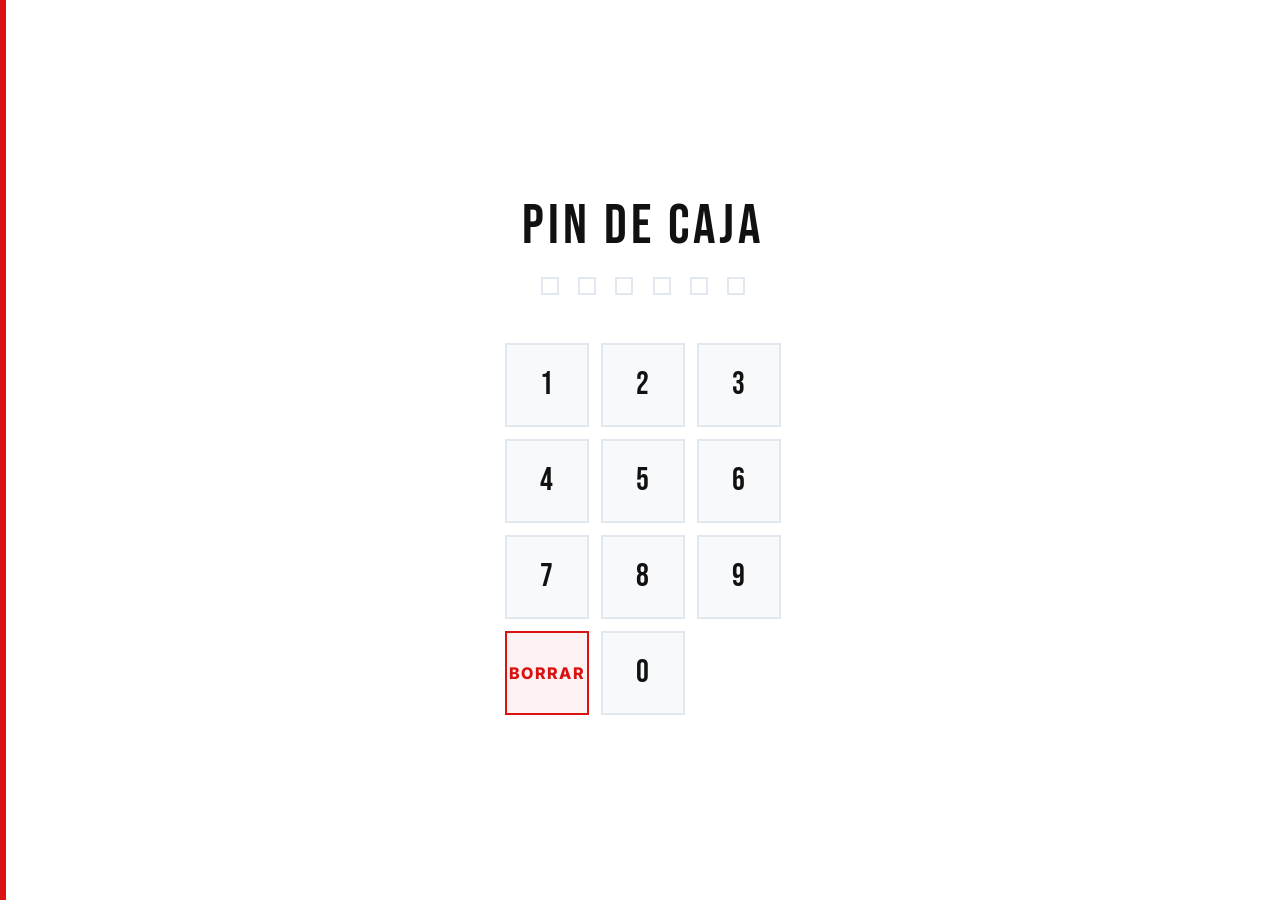
<file: caja/index.html>
<!DOCTYPE html>
<html lang="es">

<head>
  <meta charset="UTF-8">
  <meta name="viewport" content="width=device-width, initial-scale=1.0, user-scalable=no">
  <meta name="robots" content="noindex, nofollow, noarchive">
  <title>Caja — JR Stars</title>
  <link href="https://fonts.googleapis.com/css2?family=Bebas+Neue&family=Inter:wght@400;600;700;800&display=swap"
    rel="stylesheet">
  <link rel="stylesheet" href="../css/caja.css">
  <link rel="icon" href="../img/escudo.png" type="image/png">
  <link rel="stylesheet" href="../css/tailwind.css">
</head>

<body>

  <!-- ── PIN SCREEN ── -->
  <section class="pin-screen" id="pin-screen">
    <h1 class="pin-title">PIN DE CAJA</h1>
    <div class="pin-dots" id="pin-dots">
      <span class="pin-dot"></span>
      <span class="pin-dot"></span>
      <span class="pin-dot"></span>
      <span class="pin-dot"></span>
      <span class="pin-dot"></span>
      <span class="pin-dot"></span>
    </div>
    <div class="pin-pad">
      <button class="pin-btn" onclick="addPin('1')">1</button>
      <button class="pin-btn" onclick="addPin('2')">2</button>
      <button class="pin-btn" onclick="addPin('3')">3</button>
      <button class="pin-btn" onclick="addPin('4')">4</button>
      <button class="pin-btn" onclick="addPin('5')">5</button>
      <button class="pin-btn" onclick="addPin('6')">6</button>
      <button class="pin-btn" onclick="addPin('7')">7</button>
      <button class="pin-btn" onclick="addPin('8')">8</button>
      <button class="pin-btn" onclick="addPin('9')">9</button>
      <button class="pin-btn btn-borrar" onclick="clearPin()">BORRAR</button>
      <button class="pin-btn" onclick="addPin('0')">0</button>
    </div>
  </section>

  <!-- ── CAJA LAYOUT ── -->
  <main class="caja-layout" id="caja-layout">

    <!-- Topbar con escudo + nombre + badge -->
    <header class="caja-header" id="caja-header-topbar">
      <div class="caja-topbar-brand">
        <img src="../img/escudo.png" alt="JR Stars" onerror="this.style.display='none'">
        <span class="caja-topbar-name">JR STARS</span>
        <span class="caja-topbar-badge">Caja</span>
      </div>
      <div id="reader-container">
        <div id="reader"></div>
      </div>
      <p class="status-nfc" id="status-nfc">📡 Esperando NFC o QR...</p>
    </header>

    <!-- Datos del cliente escaneado -->
    <section class="cliente-box" id="cliente-box">
      <h2 class="c-nombre" id="c-nombre">JUAN PÉREZ</h2>
      <p class="c-creditos">Créditos: <strong class="c-num" id="c-num">4</strong></p>
    </section>

    <!-- Grid de productos -->
    <section class="menu-grid" id="menu-grid">
      <button class="item-btn" onclick="cobrar('Fresa', 1, '🍓')">
        <span class="i-emoji">🍓</span>
        <span class="i-name">Fresa</span>
        <strong class="i-cost">-1 cr</strong>
      </button>
      <button class="item-btn" onclick="cobrar('Plátano', 1, '🍌')">
        <span class="i-emoji">🍌</span>
        <span class="i-name">Plátano</span>
        <strong class="i-cost">-1 cr</strong>
      </button>
      <button class="item-btn" onclick="cobrar('Verde', 1, '🌿')">
        <span class="i-emoji">🌿</span>
        <span class="i-name">Verde</span>
        <strong class="i-cost">-1 cr</strong>
      </button>
      <button class="item-btn" onclick="cobrar('Proteína', 2, '💪')">
        <span class="i-emoji">💪</span>
        <span class="i-name">Proteína</span>
        <strong class="i-cost">-2 cr</strong>
      </button>
    </section>
  </main>

  <script src="../js/lib/supabase-2.115.0.js"></script>
  <script src="../js/supabaseClient.js"></script>
  <script src="../js/lib/html5-qrcode-2.3.8.min.js"></script>
  <script src="../js/caja.js?v=20260905"></script>
</body>

</html>
</file>
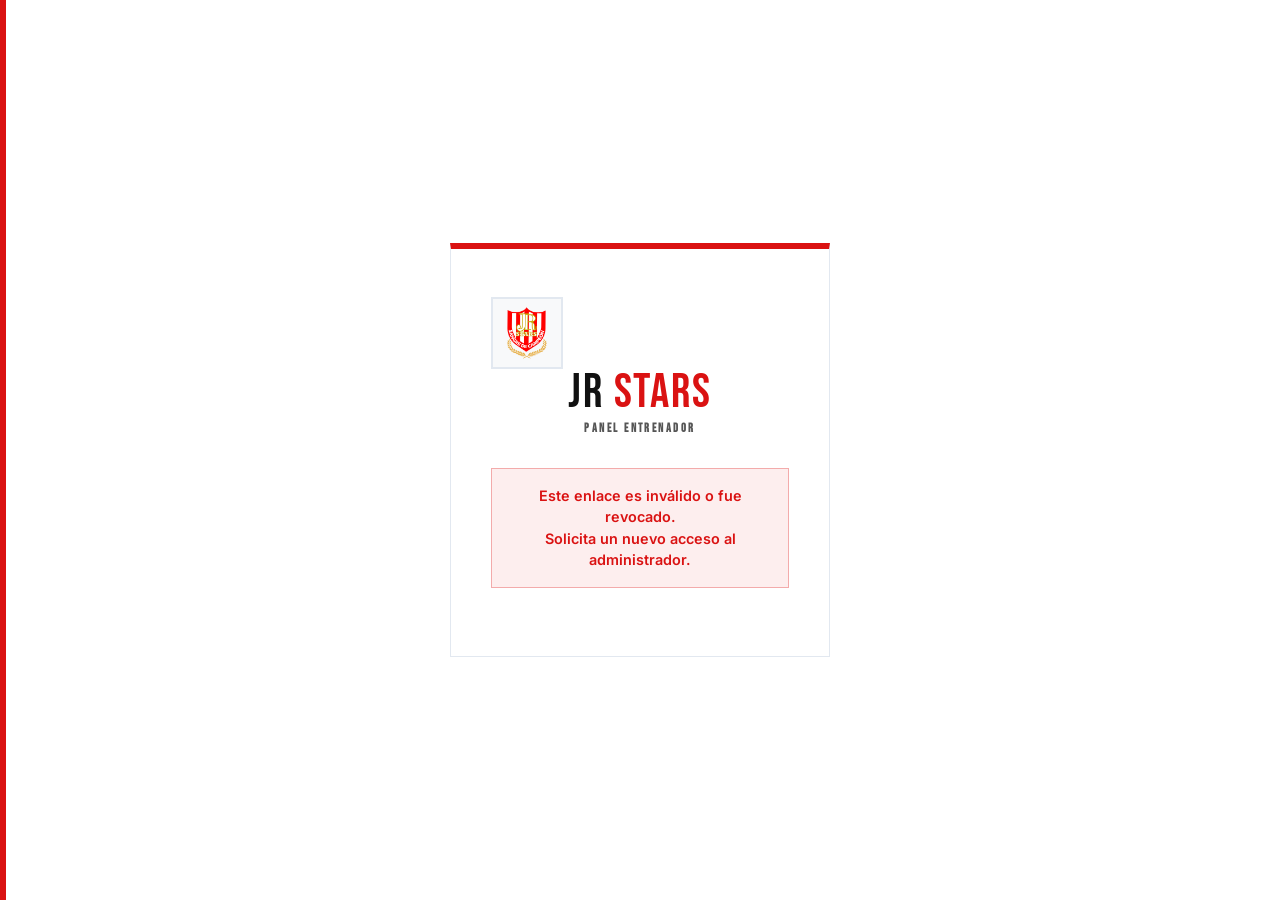
<file: entrenador/index.html>
<!DOCTYPE html>
<html lang="es">

<head>
    <meta charset="UTF-8" />
    <meta name="viewport" content="width=device-width, initial-scale=1.0" />
    <meta name="robots" content="noindex, nofollow, noarchive" />
    <title>JR Stars — Panel Entrenador</title>
    <meta name="theme-color" content="#0b0b0c">
    <meta name="mobile-web-app-capable" content="yes">
    <meta name="apple-mobile-web-app-capable" content="yes">
    <meta name="apple-mobile-web-app-status-bar-style" content="black-translucent">
    <meta name="apple-mobile-web-app-title" content="JR Entrenador">
    <link rel="manifest" href="./manifest.webmanifest">
    <link rel="apple-touch-icon" href="./icons/apple-touch-icon.png" sizes="180x180">
    <link rel="stylesheet" href="../css/entrenador.css?v=20260905">
    <link rel="icon" href="../img/escudo.png" type="image/png">
    <script src="../js/lib/supabase-2.115.0.js"></script>
    <script src="../js/supabaseClient.js"></script>
    <script src="../js/lib/html5-qrcode-2.3.8.min.js"></script>
  <link rel="stylesheet" href="../css/tailwind.css">
</head>

<body>

    <!-- TOPBAR -->
    <header class="topbar">
        <a href="../" class="topbar-brand" aria-label="Volver al inicio de JR Stars">
            <div class="topbar-logo-circle">
                <img src="../img/escudo.png" alt="Escudo JR Stars" class="logo-escudo" width="400" height="400" onerror="this.style.display='none'">
            </div>
            <span class="topbar-name">JR <span>STARS</span><small>CUERPO TÉCNICO</small></span>
        </a>
        <div class="topbar-right">
            <span class="offline-badge" id="offline-badge" role="status" aria-live="polite"></span>
            <div class="coach-profile">
                <div class="coach-profile-copy">
                    <span>ENTRENADOR JR STARS</span>
                    <strong id="coach-email">Profe</strong>
                </div>
                <div class="coach-avatar" id="coach-avatar" aria-hidden="true">P</div>
            </div>
        </div>
    </header>

    <!-- OVERLAY FLASH DE PANTALLA COMPLETA -->
    <div class="flash-overlay" id="flash-overlay">
        <div class="flash-icon" id="flash-icon"></div>
        <div class="flash-name" id="flash-name"></div>
        <div class="flash-status" id="flash-status"></div>
        <div class="flash-detalle" id="flash-detalle"></div>
        <div class="flash-bar" id="flash-bar"></div>
    </div>

    <!-- CONTENIDO PRINCIPAL -->
    <main class="coach-layout">

        <!-- ── TAB: SCANNER ── -->
        <section class="tab-page active" id="tab-scanner">
            <header class="page-header">
                <div>
                    <span class="section-kicker">CONTROL DE INGRESO</span>
                    <h2 class="page-title">ESCANEA. <span>CONFIRMA.</span></h2>
                    <p class="page-subtitle">La asistencia se registra al instante y queda en cola si pierdes conexión.</p>
                </div>
                <div class="nfc-badge" id="nfc-badge"><i></i> NFC</div>
            </header>

            <article class="scanner-wrap">
                <div class="scanner-box">
                    <div class="scanner-box-head">
                        <div><span class="scanner-live-dot"></span><strong>CÁMARA ACTIVA</strong></div>
                        <small>QR / CREDENCIAL</small>
                    </div>
                    <div id="reader"></div>
                    <p class="scan-hint">Acerca el QR o medallón NFC del alumno</p>
                </div>
                <aside class="scan-history-panel">
                    <div class="history-heading">
                        <div><span>ACTIVIDAD</span><h3 class="history-title">ÚLTIMOS REGISTROS</h3></div>
                        <span class="history-today">HOY</span>
                    </div>
                    <ul id="scan-history"><li class="history-empty">Los próximos ingresos aparecerán aquí.</li></ul>
                </aside>
            </article>
        </section>

        <!-- ── TAB: ASISTENCIA ── -->
        <section class="tab-page" id="tab-asistencia">
            <header class="page-header">
                <div>
                    <span class="section-kicker">TU EQUIPO HOY</span>
                    <h2 class="page-title">CONTROL DE <span>ASISTENCIA</span></h2>
                    <p class="page-subtitle">Revisa quién llegó y registra sus controles físicos sin perder tiempo.</p>
                </div>
                <button type="button" class="btn btn-outline btn-refresh" onclick="loadAsistencia()" aria-label="Actualizar asistencia"><span aria-hidden="true">↻</span> Actualizar</button>
            </header>

            <div class="asistencia-stats" id="asistencia-stats"></div>

            <section class="attendance-tools" aria-label="Buscar y filtrar jugadores">
                <div class="attendance-tools-head"><strong>ENCUENTRA A TU GRUPO</strong><button type="button" onclick="resetAsistenciaFilters()">Limpiar filtros</button></div>
                <nav class="asistencia-filtros asistencia-chips" aria-label="Filtrar asistencia por estado">
                    <button type="button" class="chip active" id="chip-todos" onclick="setFiltroAsist('todos', this)">Todos</button>
                    <button type="button" class="chip" id="chip-presentes" onclick="setFiltroAsist('presentes', this)">Presentes</button>
                    <button type="button" class="chip" id="chip-ausentes" onclick="setFiltroAsist('ausentes', this)">Ausentes</button>
                    <button type="button" class="chip chip-rojo" id="chip-deudores" onclick="setFiltroAsist('deudores', this)">Deben</button>
                </nav>

                <nav class="asistencia-filtros asistencia-controls" aria-label="Filtros de jugadores">
                    <div class="filter-field"><label for="filtro-ent-nombre">Jugador</label><input type="search" id="filtro-ent-nombre" aria-label="Buscar jugador por nombre, código o DNI" class="input-jr input-search" placeholder="Nombre, código o DNI" oninput="renderAsistencia()"></div>
                    <div class="filter-field"><label for="filtro-ent-turno">Turno</label><select id="filtro-ent-turno" aria-label="Filtrar por turno" class="input-jr select-jr select-filter" onchange="renderAsistencia()"><option value="">Todos</option></select></div>
                    <div class="filter-field"><label for="filtro-ent-sede">Sede</label><select id="filtro-ent-sede" aria-label="Filtrar por sede" class="input-jr select-jr select-filter" onchange="renderAsistencia()"><option value="">Todas</option></select></div>
                    <div class="filter-field"><label for="filtro-ent-grupo">Grupo</label><select id="filtro-ent-grupo" aria-label="Filtrar por grupo" class="input-jr select-jr select-filter" onchange="renderAsistencia()"><option value="">Todos</option></select></div>
                </nav>
            </section>

            <div id="asistencia-list">
                <p class="loading-msg">Cargando...</p>
            </div>
        </section>
    </main>

    <!-- MODAL DE BIOMETRÍA -->
    <div id="modal-biometria" class="flash-overlay modal-brutal-overlay">
        <article class="modal-brutal-box">
            <button onclick="document.getElementById('modal-biometria').classList.remove('show')" class="btn-close">✕</button>
            <h2 class="modal-title" id="bio-student-name">ALUMNO</h2>
            <p class="modal-subtitle">Registrar Pruebas Físicas</p>

            <input type="hidden" id="bio-student-id">

            <label class="brutal-label" for="bio-talla">Estatura (m)</label>
            <input type="number" step="0.01" id="bio-talla" class="input-jr input-brutal">

            <label class="brutal-label" for="bio-peso">Peso (kg)</label>
            <input type="number" step="0.1" id="bio-peso" class="input-jr input-brutal">

            <label class="brutal-label" for="bio-sprint">Sprint 20m (Segundos)</label>
            <input type="number" step="0.01" id="bio-sprint" class="input-jr input-brutal">

            <button class="btn-gold" onclick="guardarBiometria()">GUARDAR REGISTRO</button>
        </article>
    </div>

    <!-- NAV INFERIOR -->
    <nav class="bottom-nav">
        <button type="button" class="bnav-btn active" id="bnav-scanner" onclick="goTab('scanner', this)" aria-selected="true">
            <svg viewBox="0 0 24 24" aria-hidden="true"><path d="M4 8V4h4M16 4h4v4M20 16v4h-4M8 20H4v-4M8 8h8v8H8z"/></svg><span class="bnav-label">Escanear</span>
        </button>
        <button type="button" class="bnav-btn" id="bnav-asistencia" onclick="goTab('asistencia', this)" aria-selected="false">
            <svg viewBox="0 0 24 24" aria-hidden="true"><path d="M9 11l2 2 4-4M5 4h14v16H5zM8 4V2M16 4V2"/></svg><span class="bnav-label">Mi equipo</span>
        </button>
    </nav>

    <div class="coach-toast" id="coach-toast" role="status" aria-live="polite"></div>

    <script src="../js/entrenador.js?v=20261029a"></script>
</body>

</html>
</file>
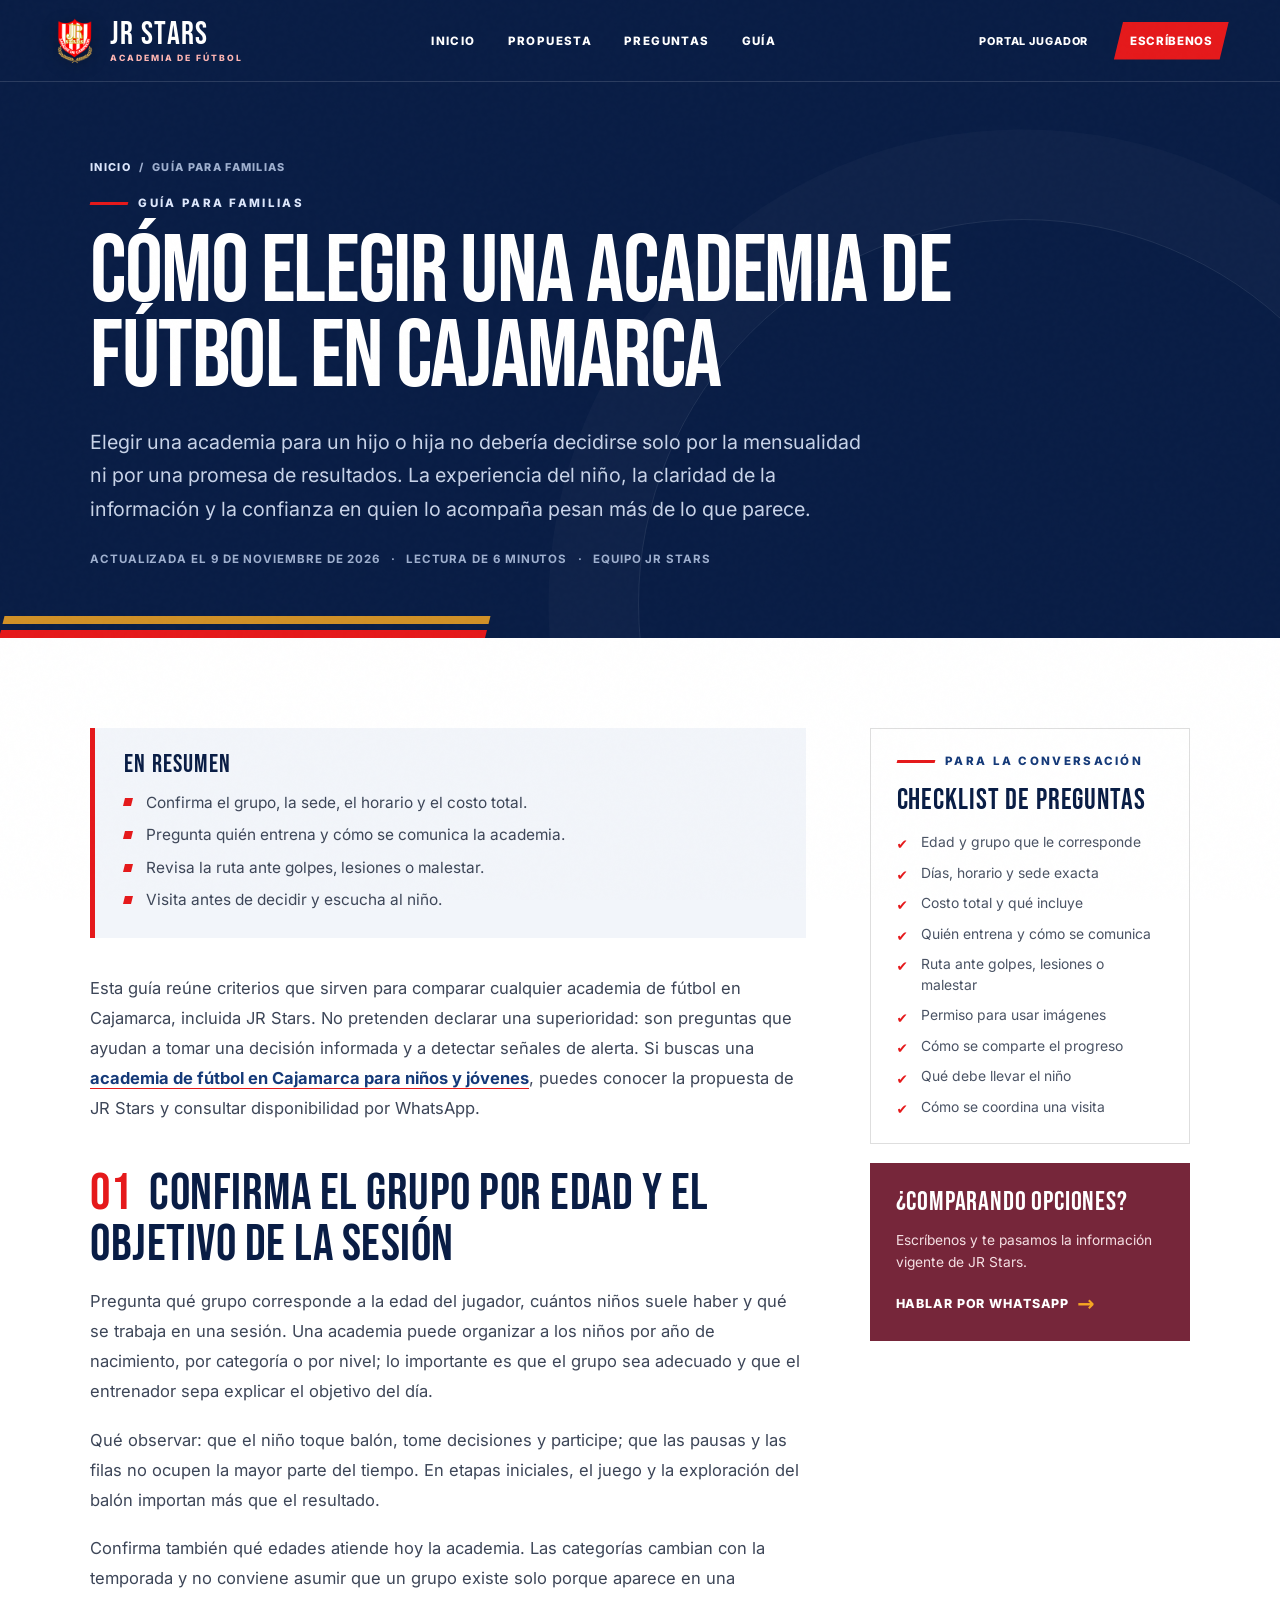
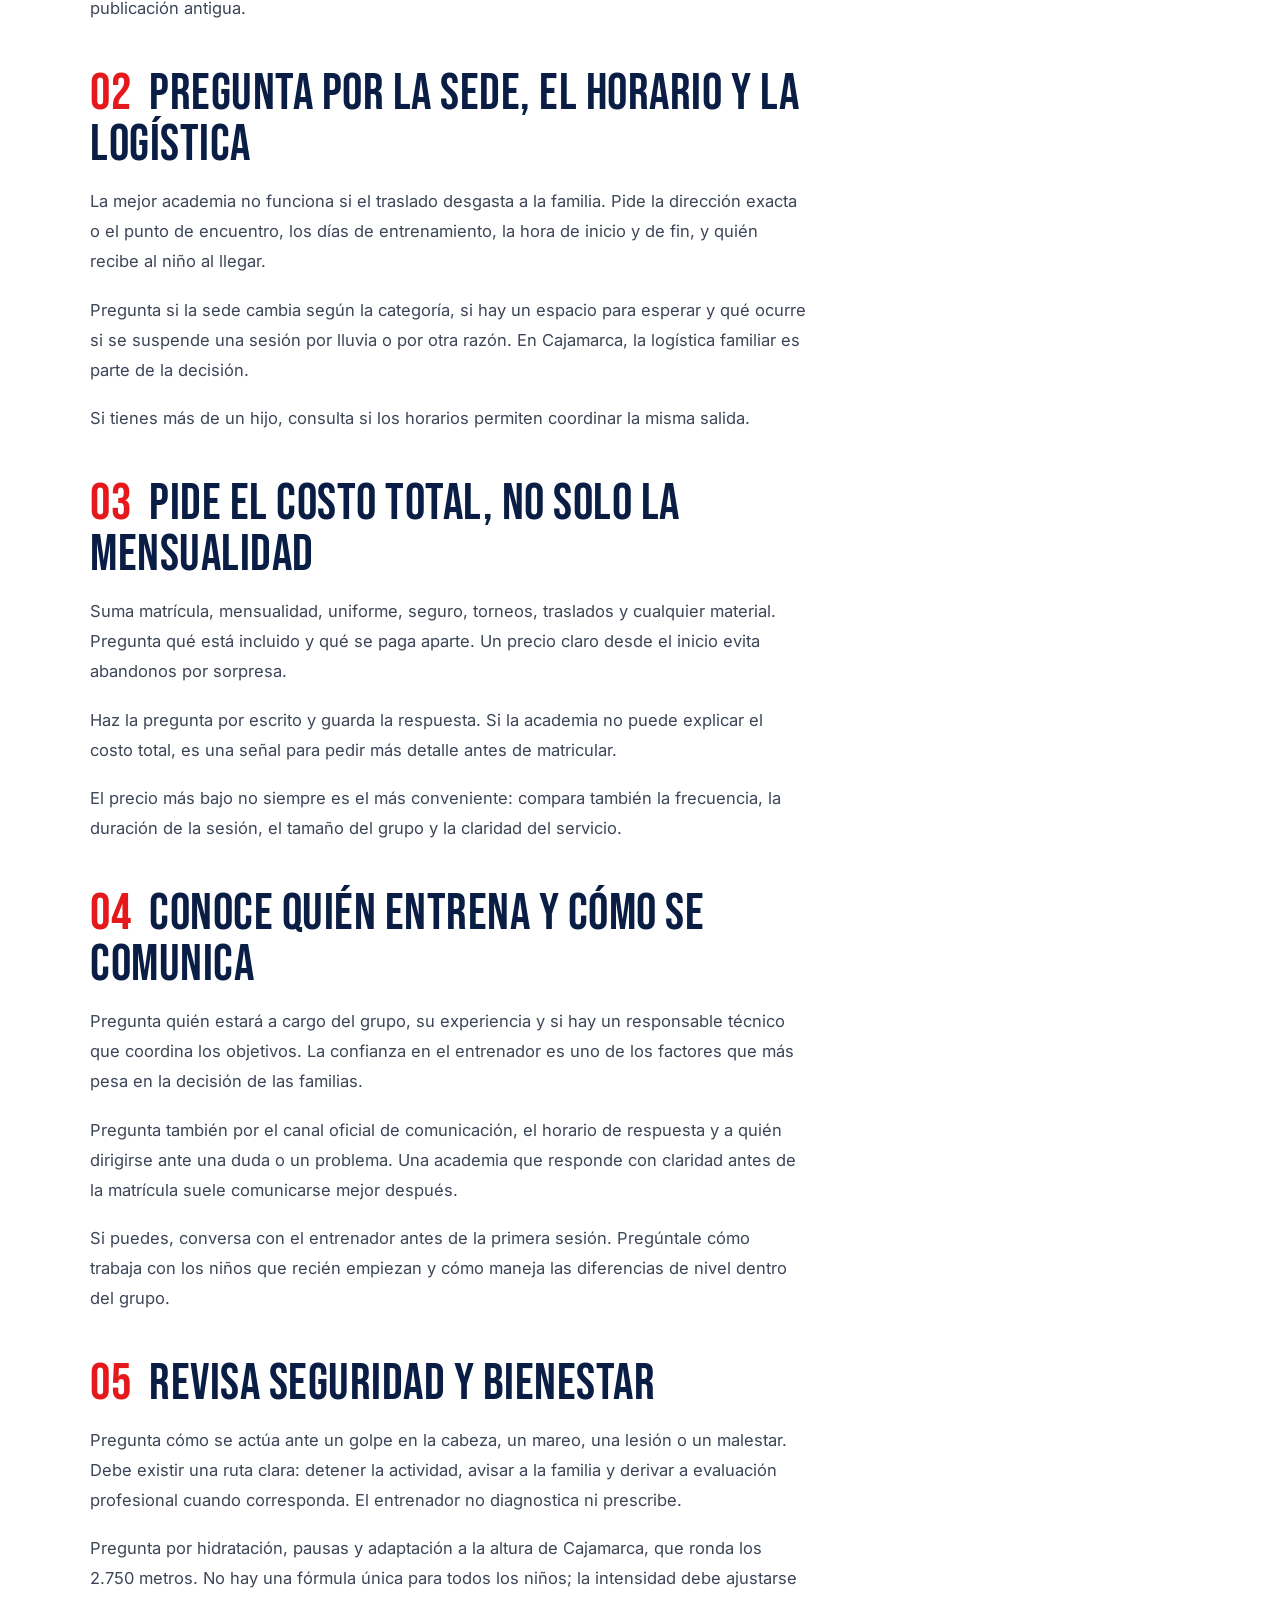
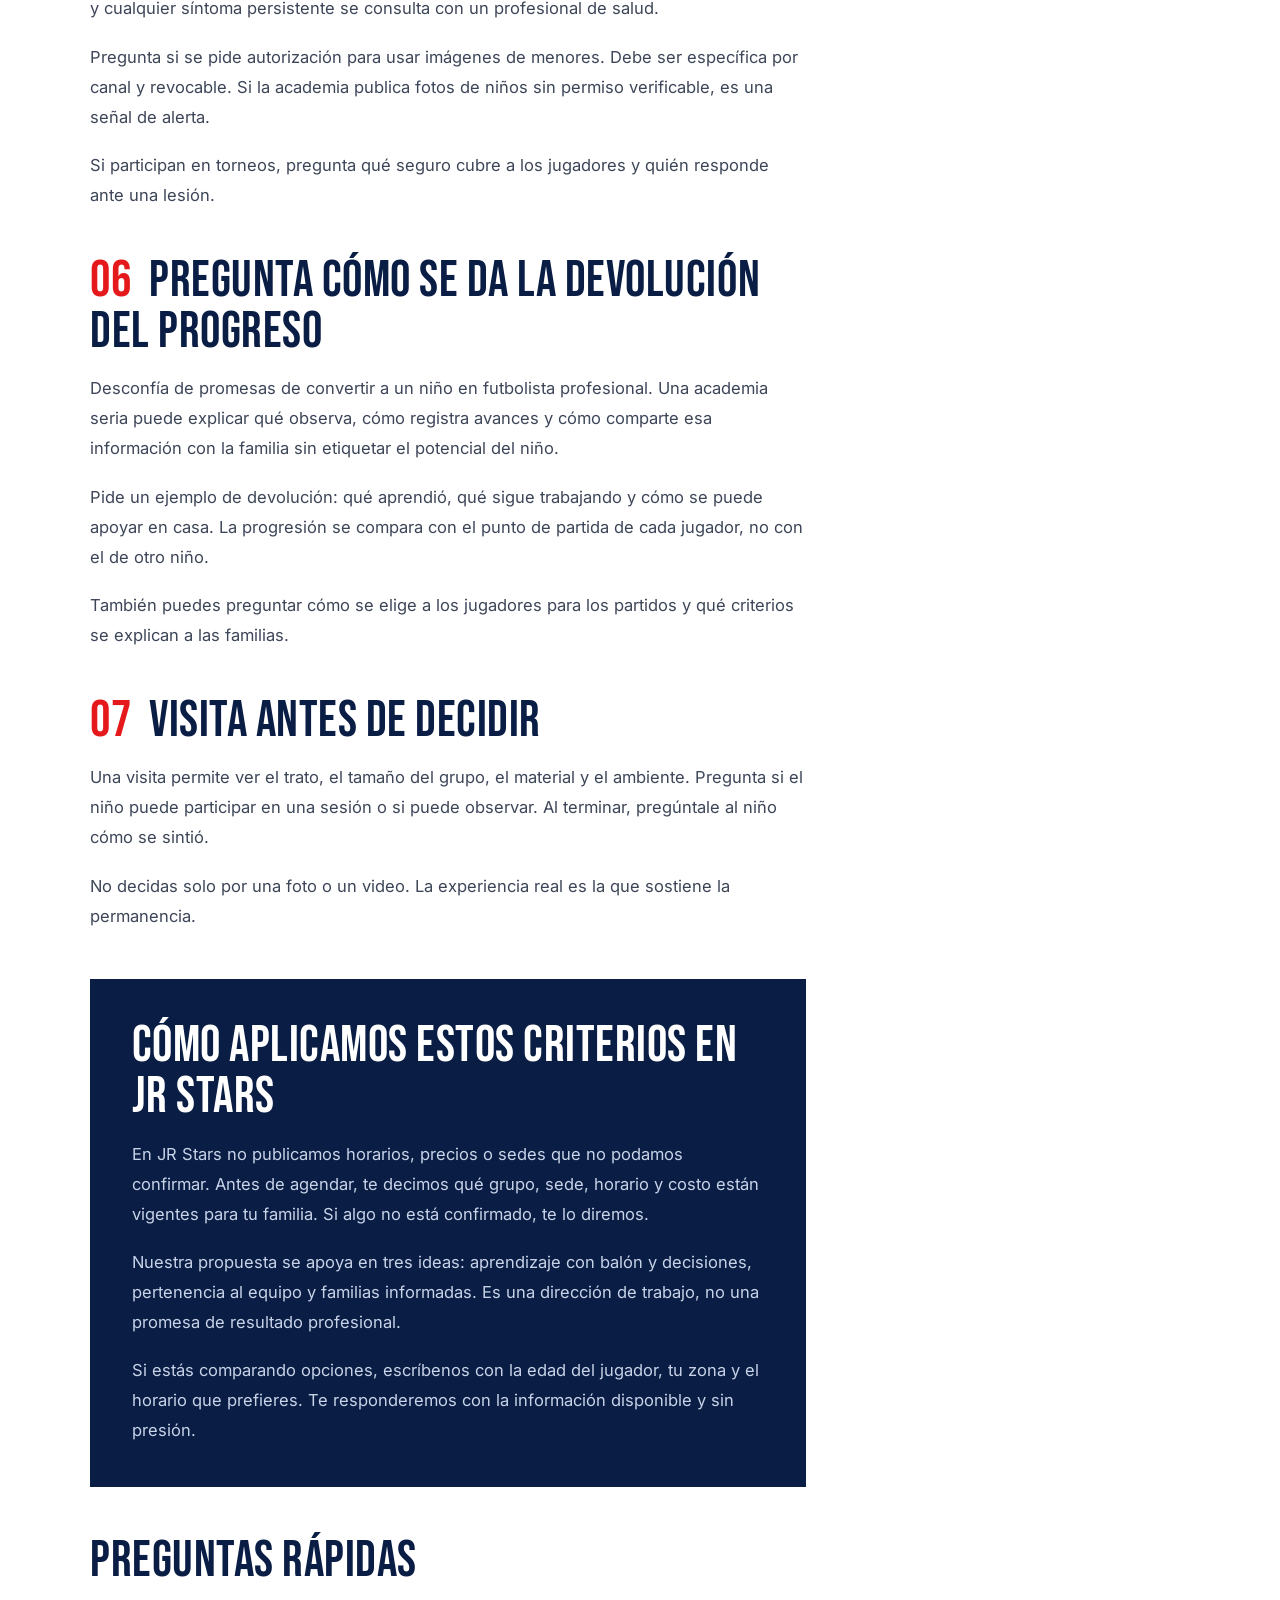
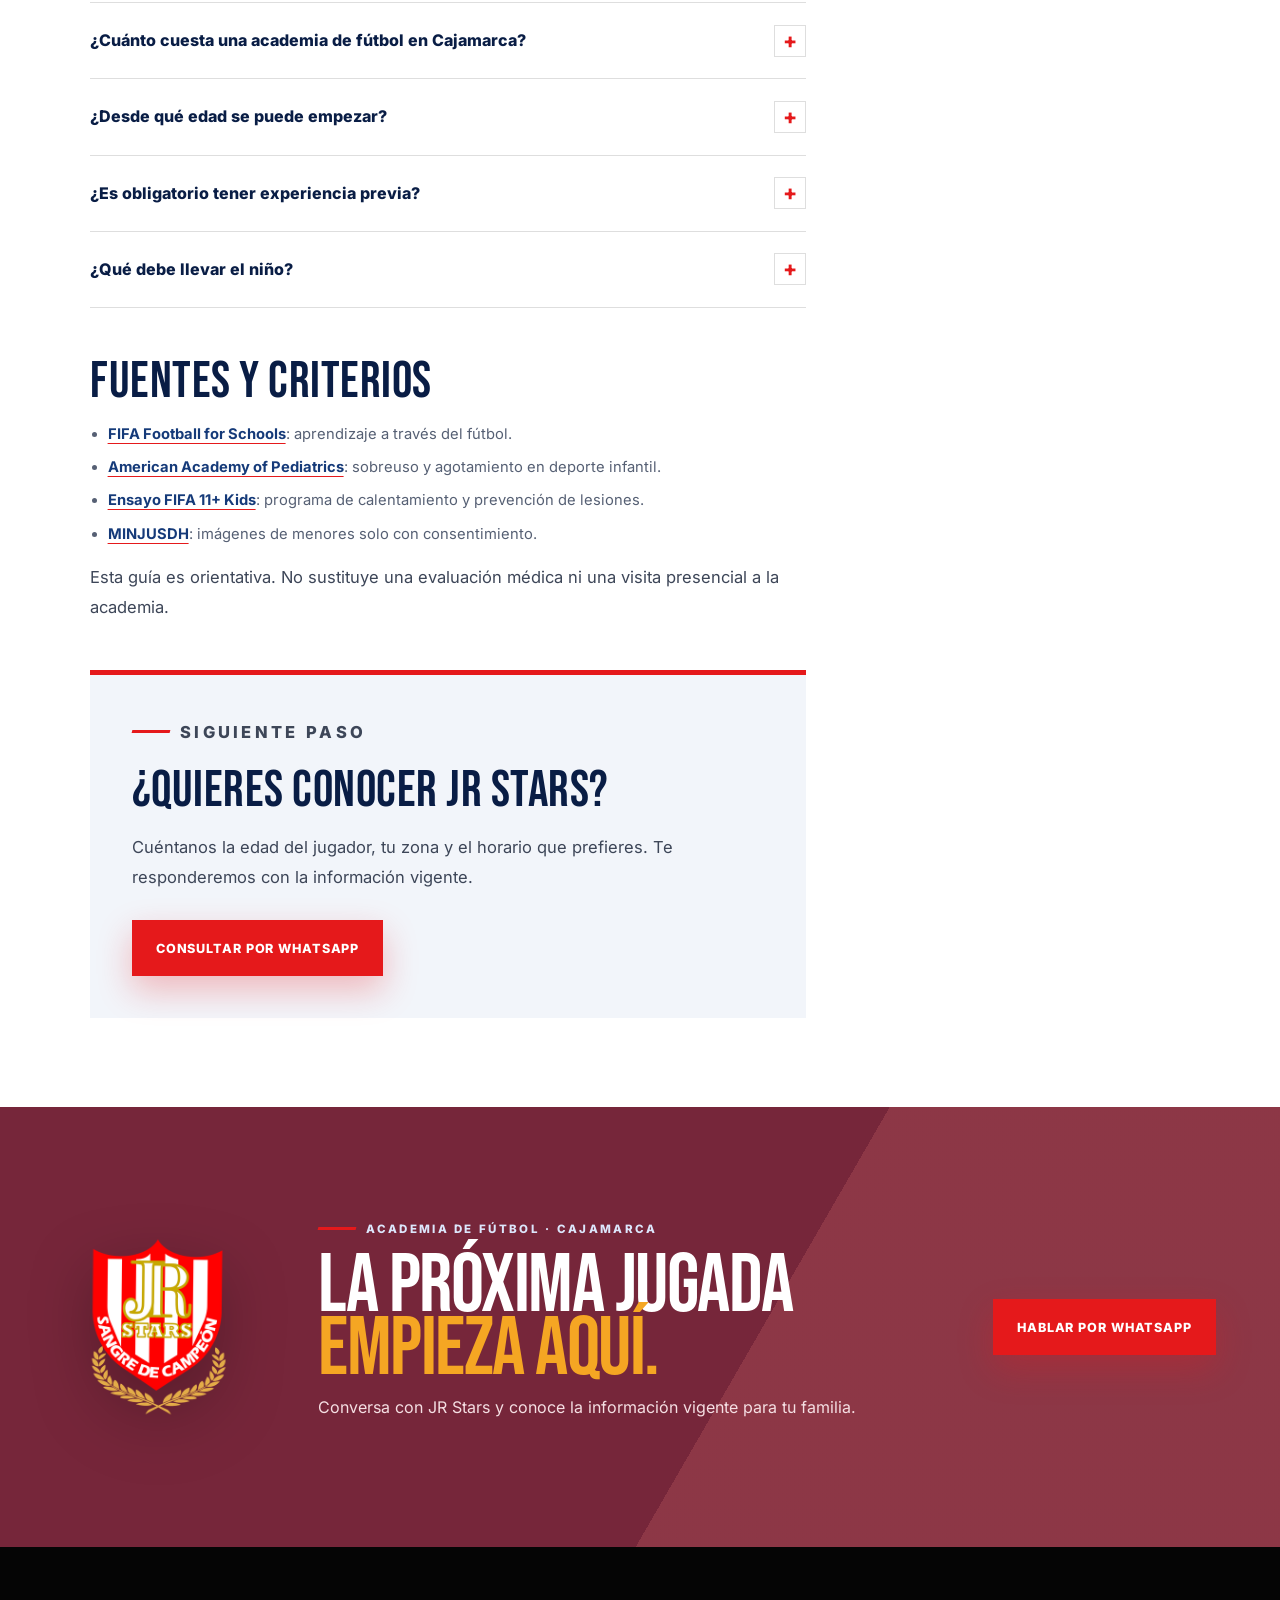
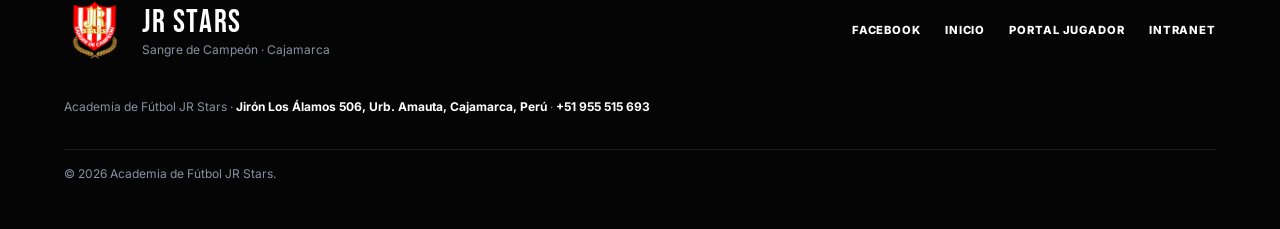
<file: guia-academia-futbol-cajamarca/index.html>
<!doctype html>
<html lang="es-PE">
<head>
  <meta charset="utf-8">
  <meta name="viewport" content="width=device-width, initial-scale=1">
  <title>Cómo elegir una academia de fútbol en Cajamarca | JR Stars</title>
  <meta name="description" content="Guía para familias: qué preguntar sobre grupo, sede, horario, costo total, entrenador y seguridad antes de elegir una academia de fútbol en Cajamarca.">
  <meta name="robots" content="index, follow, max-image-preview:large, max-snippet:-1, max-video-preview:-1">
  <meta name="theme-color" content="#153A79">
  <meta name="geo.region" content="PE-CAJ">
  <meta name="geo.placename" content="Cajamarca">
  <link rel="canonical" href="https://academiajrstars.com/guia-academia-futbol-cajamarca/">
  <link rel="sitemap" type="application/xml" title="Mapa del sitio" href="https://academiajrstars.com/sitemap.xml">
  <meta property="og:type" content="article">
  <meta property="og:locale" content="es_PE">
  <meta property="og:site_name" content="JR Stars Cajamarca">
  <meta property="og:url" content="https://academiajrstars.com/guia-academia-futbol-cajamarca/">
  <meta property="og:title" content="Cómo elegir una academia de fútbol en Cajamarca | JR Stars">
  <meta property="og:description" content="Siete preguntas para comparar grupo, sede, horario, costo total, entrenador y seguridad antes de matricular a un niño o joven.">
  <meta property="og:image" content="https://academiajrstars.com/img/og-jr-stars-1200x630.jpg">
  <meta property="og:image:secure_url" content="https://academiajrstars.com/img/og-jr-stars-1200x630.jpg">
  <meta property="og:image:type" content="image/jpeg">
  <meta property="og:image:width" content="1200">
  <meta property="og:image:height" content="630">
  <meta property="og:image:alt" content="Escudo de JR Stars y jugador con uniforme del club en una cancha de fútbol">
  <meta property="article:published_time" content="2026-10-19">
  <meta property="article:modified_time" content="2026-11-09">
  <meta property="article:author" content="Academia de Fútbol JR Stars Cajamarca">
  <meta name="twitter:card" content="summary_large_image">
  <meta name="twitter:title" content="Cómo elegir una academia de fútbol en Cajamarca | JR Stars">
  <meta name="twitter:description" content="Siete preguntas para comparar grupo, sede, horario, costo total, entrenador y seguridad.">
  <meta name="twitter:image" content="https://academiajrstars.com/img/og-jr-stars-1200x630.jpg">
  <meta name="twitter:image:alt" content="Escudo de JR Stars y jugador con uniforme del club en una cancha de fútbol">
  <link rel="icon" href="../favicon.ico" type="image/x-icon" sizes="16x16 32x32 48x48 64x64 128x128 256x256">
  <link rel="icon" href="../img/favicons/jr-stars-48.png" type="image/png" sizes="48x48">
  <link rel="icon" href="../img/favicons/favicon.png" type="image/png" sizes="256x256">
  <link rel="icon" href="../img/escudo-192.png" type="image/png" sizes="192x192">
  <link rel="icon" href="../img/escudo-512.png" type="image/png" sizes="512x512">
  <link rel="apple-touch-icon" href="../img/favicons/apple-touch-icon.png" sizes="180x180">
  <link rel="manifest" href="../site.webmanifest">
  <link rel="preload" href="../fonts/bebas-neue-latin.woff2" as="font" type="font/woff2" crossorigin>
  <link rel="preload" href="../fonts/inter-latin-var.woff2" as="font" type="font/woff2" crossorigin>
  <link rel="stylesheet" href="../css/landing-effects.css?v=20261109">
  <link rel="stylesheet" href="../css/guia.css?v=20261019b">
  <script type="application/ld+json">
  {
    "@context": "https://schema.org",
    "@graph": [
      {
        "@type": "Article",
        "@id": "https://academiajrstars.com/guia-academia-futbol-cajamarca/#articulo",
        "headline": "Cómo elegir una academia de fútbol en Cajamarca",
        "description": "Guía para familias: qué preguntar sobre grupo, sede, horario, costo total, entrenador y seguridad antes de elegir una academia de fútbol en Cajamarca.",
        "image": [
          "https://academiajrstars.com/img/og-jr-stars-1200x630.jpg"
        ],
        "datePublished": "2026-10-19",
        "dateModified": "2026-11-09",
        "inLanguage": "es-PE",
        "author": {
          "@type": "Organization",
          "name": "Academia de Fútbol JR Stars Cajamarca",
          "url": "https://academiajrstars.com/"
        },
        "publisher": {
          "@type": "Organization",
          "@id": "https://academiajrstars.com/#organizacion",
          "name": "Academia de Fútbol JR Stars Cajamarca",
          "url": "https://academiajrstars.com/",
          "logo": {
            "@type": "ImageObject",
            "url": "https://academiajrstars.com/img/escudo-512.png",
            "width": 512,
            "height": 512
          }
        },
        "mainEntityOfPage": {
          "@type": "WebPage",
          "@id": "https://academiajrstars.com/guia-academia-futbol-cajamarca/"
        },
        "isPartOf": {
          "@type": "WebSite",
          "name": "JR Stars Cajamarca",
          "url": "https://academiajrstars.com/"
        },
        "about": [
          {
            "@type": "Thing",
            "name": "Fútbol formativo"
          },
          {
            "@type": "Thing",
            "name": "Academias de fútbol en Cajamarca"
          }
        ]
      },
      {
        "@type": "BreadcrumbList",
        "@id": "https://academiajrstars.com/guia-academia-futbol-cajamarca/#migas",
        "itemListElement": [
          {
            "@type": "ListItem",
            "position": 1,
            "name": "Inicio",
            "item": "https://academiajrstars.com/"
          },
          {
            "@type": "ListItem",
            "position": 2,
            "name": "Cómo elegir una academia de fútbol en Cajamarca",
            "item": "https://academiajrstars.com/guia-academia-futbol-cajamarca/"
          }
        ]
      }
    ]
  }
  </script>
</head>
<body class="guide-page">
  <a class="skip-link" href="#contenido">Saltar al contenido</a>
  <header class="site-header" id="site-header">
    <a class="brand" href="../">
      <picture><source type="image/webp" srcset="../img/escudo-128.webp"><img src="../img/escudo-192.png" alt="" width="128" height="128" decoding="async"></picture>
      <span class="brand-copy"><strong>JR STARS</strong><small>Academia de fútbol</small></span>
    </a>
    <nav class="desktop-nav" aria-label="Navegación principal">
      <a href="../">Inicio</a><a href="../#propuesta">Propuesta</a><a href="../#preguntas">Preguntas</a><a href="./" aria-current="page">Guía</a>
    </nav>
    <div class="header-actions">
      <a class="portal-link" href="../portal/">Portal jugador</a>
      <a class="header-whatsapp" data-wa-location="guide-header" href="https://wa.me/51955515693?text=Hola%2C%20quiero%20conocer%20JR%20Stars.%20Edad%20del%20ni%C3%B1o%2Fa%3A%20__%20Zona%20o%20sede%20preferida%3A%20__%20Horario%20preferido%3A%20__" target="_blank" rel="noopener noreferrer">Escríbenos</a>
    </div>
  </header>

  <main id="contenido">
    <section class="guide-hero">
      <div class="guide-hero-inner">
        <nav class="breadcrumbs" aria-label="Ruta de navegación"><a href="../">Inicio</a><span aria-hidden="true">/</span><span>Guía para familias</span></nav>
        <p class="eyebrow"><span></span> Guía para familias</p>
        <h1>Cómo elegir una academia de fútbol en Cajamarca</h1>
        <p class="guide-lead">Elegir una academia para un hijo o hija no debería decidirse solo por la mensualidad ni por una promesa de resultados. La experiencia del niño, la claridad de la información y la confianza en quien lo acompaña pesan más de lo que parece.</p>
        <p class="guide-meta"><time datetime="2026-11-09">Actualizada el 9 de noviembre de 2026</time><span aria-hidden="true">·</span>Lectura de 6 minutos<span aria-hidden="true">·</span>Equipo JR Stars</p>
      </div>
    </section>

    <div class="guide-layout">
      <article class="guide-article">
        <section class="guide-summary" aria-labelledby="resumen-title">
          <h2 id="resumen-title">En resumen</h2>
          <ul>
            <li>Confirma el grupo, la sede, el horario y el costo total.</li>
            <li>Pregunta quién entrena y cómo se comunica la academia.</li>
            <li>Revisa la ruta ante golpes, lesiones o malestar.</li>
            <li>Visita antes de decidir y escucha al niño.</li>
          </ul>
        </section>

        <p>Esta guía reúne criterios que sirven para comparar cualquier academia de fútbol en Cajamarca, incluida JR Stars. No pretenden declarar una superioridad: son preguntas que ayudan a tomar una decisión informada y a detectar señales de alerta. Si buscas una <a href="../">academia de fútbol en Cajamarca para niños y jóvenes</a>, puedes conocer la propuesta de JR Stars y consultar disponibilidad por WhatsApp.</p>

        <section>
          <h2><span>01</span> Confirma el grupo por edad y el objetivo de la sesión</h2>
          <p>Pregunta qué grupo corresponde a la edad del jugador, cuántos niños suele haber y qué se trabaja en una sesión. Una academia puede organizar a los niños por año de nacimiento, por categoría o por nivel; lo importante es que el grupo sea adecuado y que el entrenador sepa explicar el objetivo del día.</p>
          <p>Qué observar: que el niño toque balón, tome decisiones y participe; que las pausas y las filas no ocupen la mayor parte del tiempo. En etapas iniciales, el juego y la exploración del balón importan más que el resultado.</p>
          <p>Confirma también qué edades atiende hoy la academia. Las categorías cambian con la temporada y no conviene asumir que un grupo existe solo porque aparece en una publicación antigua.</p>
        </section>

        <section>
          <h2><span>02</span> Pregunta por la sede, el horario y la logística</h2>
          <p>La mejor academia no funciona si el traslado desgasta a la familia. Pide la dirección exacta o el punto de encuentro, los días de entrenamiento, la hora de inicio y de fin, y quién recibe al niño al llegar.</p>
          <p>Pregunta si la sede cambia según la categoría, si hay un espacio para esperar y qué ocurre si se suspende una sesión por lluvia o por otra razón. En Cajamarca, la logística familiar es parte de la decisión.</p>
          <p>Si tienes más de un hijo, consulta si los horarios permiten coordinar la misma salida.</p>
        </section>

        <section>
          <h2><span>03</span> Pide el costo total, no solo la mensualidad</h2>
          <p>Suma matrícula, mensualidad, uniforme, seguro, torneos, traslados y cualquier material. Pregunta qué está incluido y qué se paga aparte. Un precio claro desde el inicio evita abandonos por sorpresa.</p>
          <p>Haz la pregunta por escrito y guarda la respuesta. Si la academia no puede explicar el costo total, es una señal para pedir más detalle antes de matricular.</p>
          <p>El precio más bajo no siempre es el más conveniente: compara también la frecuencia, la duración de la sesión, el tamaño del grupo y la claridad del servicio.</p>
        </section>

        <section>
          <h2><span>04</span> Conoce quién entrena y cómo se comunica</h2>
          <p>Pregunta quién estará a cargo del grupo, su experiencia y si hay un responsable técnico que coordina los objetivos. La confianza en el entrenador es uno de los factores que más pesa en la decisión de las familias.</p>
          <p>Pregunta también por el canal oficial de comunicación, el horario de respuesta y a quién dirigirse ante una duda o un problema. Una academia que responde con claridad antes de la matrícula suele comunicarse mejor después.</p>
          <p>Si puedes, conversa con el entrenador antes de la primera sesión. Pregúntale cómo trabaja con los niños que recién empiezan y cómo maneja las diferencias de nivel dentro del grupo.</p>
        </section>

        <section>
          <h2><span>05</span> Revisa seguridad y bienestar</h2>
          <p>Pregunta cómo se actúa ante un golpe en la cabeza, un mareo, una lesión o un malestar. Debe existir una ruta clara: detener la actividad, avisar a la familia y derivar a evaluación profesional cuando corresponda. El entrenador no diagnostica ni prescribe.</p>
          <p>Pregunta por hidratación, pausas y adaptación a la altura de Cajamarca, que ronda los 2.750 metros. No hay una fórmula única para todos los niños; la intensidad debe ajustarse y cualquier síntoma persistente se consulta con un profesional de salud.</p>
          <p>Pregunta si se pide autorización para usar imágenes de menores. Debe ser específica por canal y revocable. Si la academia publica fotos de niños sin permiso verificable, es una señal de alerta.</p>
          <p>Si participan en torneos, pregunta qué seguro cubre a los jugadores y quién responde ante una lesión.</p>
        </section>

        <section>
          <h2><span>06</span> Pregunta cómo se da la devolución del progreso</h2>
          <p>Desconfía de promesas de convertir a un niño en futbolista profesional. Una academia seria puede explicar qué observa, cómo registra avances y cómo comparte esa información con la familia sin etiquetar el potencial del niño.</p>
          <p>Pide un ejemplo de devolución: qué aprendió, qué sigue trabajando y cómo se puede apoyar en casa. La progresión se compara con el punto de partida de cada jugador, no con el de otro niño.</p>
          <p>También puedes preguntar cómo se elige a los jugadores para los partidos y qué criterios se explican a las familias.</p>
        </section>

        <section>
          <h2><span>07</span> Visita antes de decidir</h2>
          <p>Una visita permite ver el trato, el tamaño del grupo, el material y el ambiente. Pregunta si el niño puede participar en una sesión o si puede observar. Al terminar, pregúntale al niño cómo se sintió.</p>
          <p>No decidas solo por una foto o un video. La experiencia real es la que sostiene la permanencia.</p>
        </section>

        <div class="guide-box">
          <h2>Cómo aplicamos estos criterios en JR Stars</h2>
          <p>En JR Stars no publicamos horarios, precios o sedes que no podamos confirmar. Antes de agendar, te decimos qué grupo, sede, horario y costo están vigentes para tu familia. Si algo no está confirmado, te lo diremos.</p>
          <p>Nuestra propuesta se apoya en tres ideas: aprendizaje con balón y decisiones, pertenencia al equipo y familias informadas. Es una dirección de trabajo, no una promesa de resultado profesional.</p>
          <p>Si estás comparando opciones, escríbenos con la edad del jugador, tu zona y el horario que prefieres. Te responderemos con la información disponible y sin presión.</p>
        </div>

        <section class="guide-faq" aria-labelledby="preguntas-rapidas">
          <h2 id="preguntas-rapidas">Preguntas rápidas</h2>
          <details><summary>¿Cuánto cuesta una academia de fútbol en Cajamarca?<span>+</span></summary><p>Depende de la academia, la frecuencia, la sede y lo que incluya. Pide el costo total por escrito: matrícula, mensualidad, uniforme, seguro y otros conceptos. Comparar solo la mensualidad puede ocultar pagos adicionales.</p></details>
          <details><summary>¿Desde qué edad se puede empezar?<span>+</span></summary><p>Depende de la oferta vigente de cada academia. Pregunta por el grupo que corresponde a la edad del niño y por la experiencia del entrenador con niños que recién empiezan. No todas las academias atienden las mismas edades.</p></details>
          <details><summary>¿Es obligatorio tener experiencia previa?<span>+</span></summary><p>No. Lo importante es ubicar al niño en un grupo adecuado y que la primera experiencia sea positiva. Pregunta cómo se integra a quien nunca ha jugado y cómo se evita compararlo con niños que llevan más tiempo.</p></details>
          <details><summary>¿Qué debe llevar el niño?<span>+</span></summary><p>Ropa cómoda, calzado deportivo y agua. Confirma si la academia pide canilleras, uniforme o algún otro material. Para la primera visita, no hace falta comprar todo antes de conocer el grupo.</p></details>
        </section>

        <section class="guide-sources" aria-labelledby="fuentes-title">
          <h2 id="fuentes-title">Fuentes y criterios</h2>
          <ul>
            <li><a href="https://inside.fifa.com/advancing-football/football-for-schools/learning-through-football" target="_blank" rel="noopener noreferrer">FIFA Football for Schools</a>: aprendizaje a través del fútbol.</li>
            <li><a href="https://publications.aap.org/pediatrics/article/153/2/e2023065129/196435/" target="_blank" rel="noopener noreferrer">American Academy of Pediatrics</a>: sobreuso y agotamiento en deporte infantil.</li>
            <li><a href="https://pubmed.ncbi.nlm.nih.gov/35903029/" target="_blank" rel="noopener noreferrer">Ensayo FIFA 11+ Kids</a>: programa de calentamiento y prevención de lesiones.</li>
            <li><a href="https://www.gob.pe/institucion/minjus/noticias/600594-minjusdh-recuerda-a-la-ciudadania-y-medios-de-comunicacion-no-compartir-imagenes-y-videos-de-menores-de-edad-sin-consentimiento" target="_blank" rel="noopener noreferrer">MINJUSDH</a>: imágenes de menores solo con consentimiento.</li>
          </ul>
          <p class="guide-disclaimer">Esta guía es orientativa. No sustituye una evaluación médica ni una visita presencial a la academia.</p>
        </section>

        <div class="guide-cta">
          <p class="eyebrow"><span></span> Siguiente paso</p>
          <h2>¿Quieres conocer JR Stars?</h2>
          <p>Cuéntanos la edad del jugador, tu zona y el horario que prefieres. Te responderemos con la información vigente.</p>
          <a class="button button-primary" data-wa-location="guide-cta" href="https://wa.me/51955515693?text=Hola%2C%20quiero%20conocer%20JR%20Stars.%20Edad%20del%20ni%C3%B1o%2Fa%3A%20__%20Zona%20o%20sede%20preferida%3A%20__%20Horario%20preferido%3A%20__" target="_blank" rel="noopener noreferrer">Consultar por WhatsApp</a>
        </div>
      </article>

      <aside class="guide-aside" aria-label="Checklist para la conversación">
        <div class="guide-aside-inner">
          <div class="guide-checklist">
            <p class="eyebrow eyebrow-dark"><span></span> Para la conversación</p>
            <h2>Checklist de preguntas</h2>
            <ul>
              <li>Edad y grupo que le corresponde</li>
              <li>Días, horario y sede exacta</li>
              <li>Costo total y qué incluye</li>
              <li>Quién entrena y cómo se comunica</li>
              <li>Ruta ante golpes, lesiones o malestar</li>
              <li>Permiso para usar imágenes</li>
              <li>Cómo se comparte el progreso</li>
              <li>Qué debe llevar el niño</li>
              <li>Cómo se coordina una visita</li>
            </ul>
          </div>
          <div class="guide-aside-cta">
            <strong>¿Comparando opciones?</strong>
            <p>Escríbenos y te pasamos la información vigente de JR Stars.</p>
            <a href="https://wa.me/51955515693?text=Hola%2C%20quiero%20conocer%20JR%20Stars.%20Edad%20del%20ni%C3%B1o%2Fa%3A%20__%20Zona%20o%20sede%20preferida%3A%20__%20Horario%20preferido%3A%20__" target="_blank" rel="noopener noreferrer" data-wa-location="guide-aside">Hablar por WhatsApp <span aria-hidden="true">→</span></a>
          </div>
        </div>
      </aside>
    </div>

    <section class="final-cta">
      <div class="final-cta-crest"><picture><source type="image/webp" srcset="../img/escudo-400.webp"><img src="../img/escudo.png" alt="" width="400" height="400" loading="lazy" decoding="async"></picture></div>
      <div><p class="eyebrow"><span></span> Academia de fútbol · Cajamarca</p><h2>LA PRÓXIMA JUGADA<br><em>EMPIEZA AQUÍ.</em></h2><p>Conversa con JR Stars y conoce la información vigente para tu familia.</p></div>
      <a class="button button-primary" data-wa-location="guide-final" href="https://wa.me/51955515693?text=Hola%2C%20quiero%20conocer%20JR%20Stars.%20Edad%20del%20ni%C3%B1o%2Fa%3A%20__%20Zona%20o%20sede%20preferida%3A%20__%20Horario%20preferido%3A%20__" target="_blank" rel="noopener noreferrer">Hablar por WhatsApp</a>
    </section>
  </main>

  <footer class="site-footer">
    <div class="footer-brand"><picture><source type="image/webp" srcset="../img/escudo-128.webp"><img src="../img/escudo-192.png" alt="Escudo JR Stars" width="128" height="128" loading="lazy" decoding="async"></picture><div><strong>JR STARS</strong><span>Sangre de Campeón · Cajamarca</span></div></div>
    <div class="footer-links"><a href="https://www.facebook.com/p/Academia-de-F%C3%BAtbol-JR-Stars-Cajamarca-100034777191797/" target="_blank" rel="noopener noreferrer">Facebook</a><a href="../">Inicio</a><a href="../portal/">Portal jugador</a><a href="../admin/login.html">Intranet</a></div>
    <address>Academia de Fútbol JR Stars · <a href="https://www.google.com/maps/search/?api=1&amp;query=Academia%20de%20Futbol%20JR%20Stars%20Cajamarca&amp;query_place_id=ChIJ588XoHBbspERmZEjeYv1WYU" target="_blank" rel="noopener noreferrer">Jirón Los Álamos 506, Urb. Amauta, Cajamarca, Perú</a> · <a href="tel:+51955515693">+51&nbsp;955&nbsp;515&nbsp;693</a></address>
    <p>© <span id="current-year">2026</span> Academia de Fútbol JR Stars.</p>
  </footer>

  <a class="mobile-whatsapp" data-wa-location="guide-mobile-sticky" href="https://wa.me/51955515693?text=Hola%2C%20quiero%20conocer%20JR%20Stars.%20Edad%20del%20ni%C3%B1o%2Fa%3A%20__%20Zona%20o%20sede%20preferida%3A%20__%20Horario%20preferido%3A%20__" target="_blank" rel="noopener noreferrer" aria-label="Agendar una visita por WhatsApp">
    <svg viewBox="0 0 24 24" aria-hidden="true"><path d="M17.5 14.4c-.3-.2-1.8-.9-2-.9-.3-.1-.5-.2-.7.1-.2.3-.8 1-.9 1.2-.2.2-.4.2-.7.1-.3-.2-1.3-.5-2.4-1.5-.9-.8-1.5-1.8-1.7-2.1-.2-.3 0-.5.2-.6l.4-.5c.2-.2.2-.3.3-.5.1-.2.1-.4 0-.5l-.9-2.2c-.2-.6-.5-.5-.7-.5h-.6c-.2 0-.5.1-.8.4-.3.3-1 1-1 2.5s1.1 2.8 1.2 3c.2.2 2.1 3.2 5.1 4.5.7.3 1.3.5 1.7.6.7.2 1.4.2 1.9.1.6-.1 1.8-.7 2-1.4.3-.7.3-1.3.2-1.4-.1-.2-.3-.2-.6-.4zM12 21.9a9.9 9.9 0 0 1-5-1.3l-.4-.2-3.5.9.9-3.4-.2-.4A9.9 9.9 0 0 1 2 12a10 10 0 1 1 10 9.9zM12 0A12 12 0 0 0 1.5 17.9L0 24l6.3-1.6A12 12 0 1 0 12 0z"/></svg><span>Agendar visita</span>
  </a>
  <script>
    const header = document.getElementById('site-header');
    const mobileCta = document.querySelector('.mobile-whatsapp');
    const guideHero = document.querySelector('.guide-hero');
    const updateScrollUi = () => {
      header.classList.toggle('is-scrolled', window.scrollY > 24);
      mobileCta.classList.toggle('is-visible', window.scrollY > guideHero.offsetHeight * .7);
    };
    window.addEventListener('scroll', updateScrollUi, { passive: true });
    window.addEventListener('resize', updateScrollUi);
    updateScrollUi();
    document.getElementById('current-year').textContent = new Date().getFullYear();
    document.querySelectorAll('details').forEach(item => item.addEventListener('toggle', () => {
      if (!item.open) return;
      document.querySelectorAll('details[open]').forEach(other => { if (other !== item) other.removeAttribute('open'); });
    }));
    document.querySelectorAll('[data-wa-location]').forEach(link => link.addEventListener('click', () => {
      window.dispatchEvent(new CustomEvent('jrstars:whatsapp-click', { detail: { placement: link.dataset.waLocation } }));
    }));
  </script>
</body>
</html>
</file>
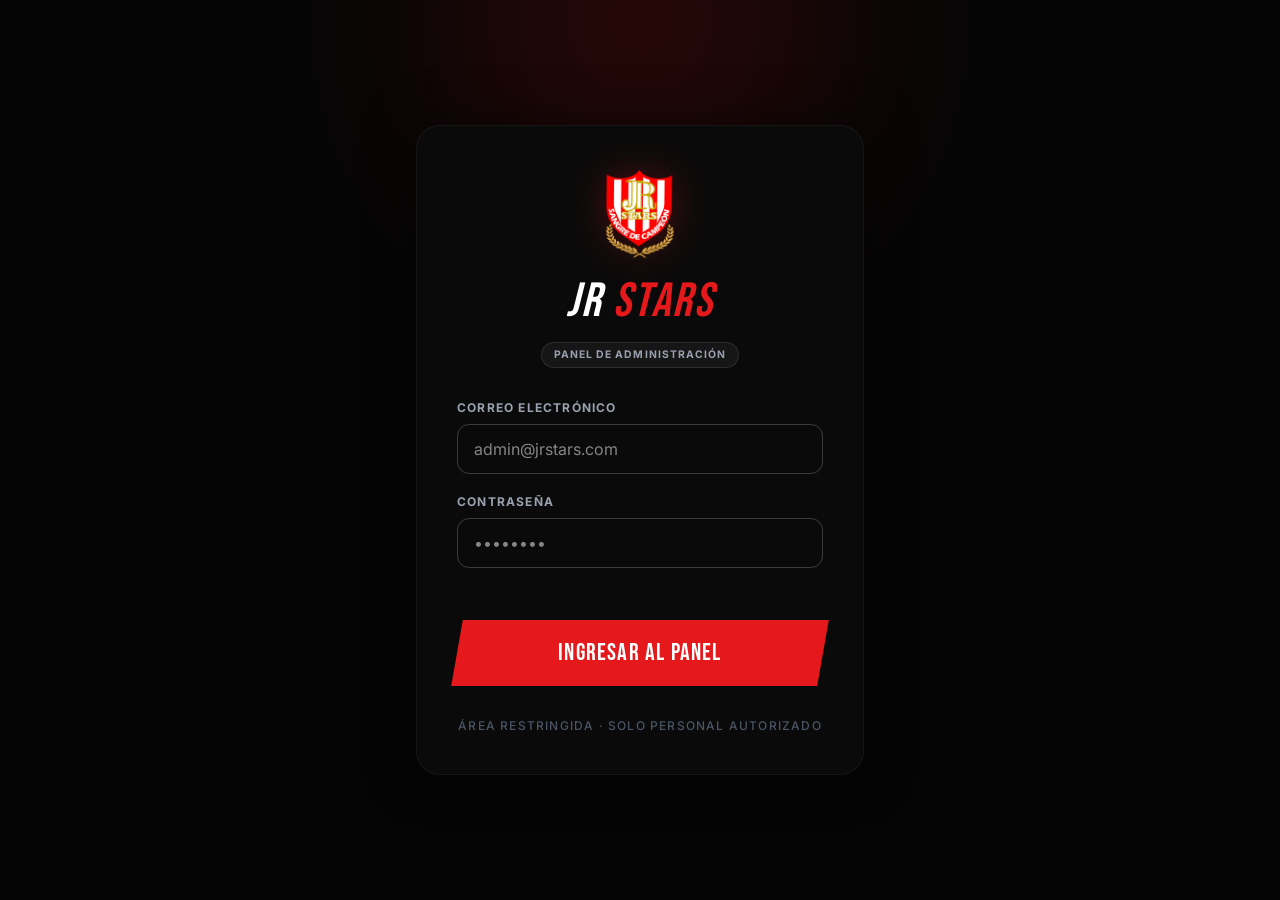
<file: admin/login.html>
<!DOCTYPE html>
<html lang="es" class="dark">
<head>
  <meta charset="UTF-8"/>
  <meta name="viewport" content="width=device-width, initial-scale=1.0, viewport-fit=cover"/>
  <meta name="robots" content="noindex, nofollow, noarchive"/>
  <title>JR Stars — Acceso Admin</title>

  <link rel="preconnect" href="https://fonts.googleapis.com">
  <link rel="preconnect" href="https://fonts.gstatic.com" crossorigin>
  <link href="https://fonts.googleapis.com/css2?family=Bebas+Neue&family=Inter:wght@400;500;600;700;800&display=swap" rel="stylesheet">

  <!-- Tailwind CSS v3 CDN -->
  
  

  <style>
    body {
      background-color: #050505;
      color: #FFFFFF;
    }

    .slant-btn {
      transform: skewX(-10deg);
      transition: all 0.3s cubic-bezier(0.25, 1, 0.5, 1);
    }
    .slant-btn-content {
      display: block;
      transform: skewX(10deg);
    }
    .slant-btn:hover {
      box-shadow: 0 0 25px rgba(229, 25, 27, 0.5);
      transform: skewX(-10deg) scale(1.02);
    }

    .bento-card {
      background-color: #0a0a0a;
      border: 1px solid rgba(255,255,255,0.05);
      border-radius: 1.5rem;
    }

    /* Ambient Background Effects */
    .bg-ambient-layer1 {
      position: absolute; inset: 0; z-index: 10;
      background: linear-gradient(to top, #050505, transparent, transparent);
    }
    .bg-ambient-layer2 {
      position: absolute;
      top: -20%; left: 50%;
      transform: translateX(-50%);
      width: 400px; height: 400px;
      background-color: #e5191b; /* var(--brand) */
      border-radius: 50%;
      filter: blur(100px);
      opacity: 0.15;
    }
  </style>

  <meta name="theme-color" content="#E30D13">
  <meta name="mobile-web-app-capable" content="yes">
  <meta name="apple-mobile-web-app-capable" content="yes">
  <meta name="apple-mobile-web-app-status-bar-style" content="black">
  <meta name="apple-mobile-web-app-title" content="JR Admin">
  <link rel="icon" href="../img/favicons/favicon-admin.ico" type="image/x-icon">
  <link rel="icon" href="./icons/red-white/favicon-32.png" sizes="32x32" type="image/png">
  <link rel="apple-touch-icon" href="./icons/red-white/apple-touch-icon-admin.png" sizes="180x180">
  <link rel="manifest" href="./manifest.webmanifest">
  <script src="../js/lib/supabase-2.115.0.js"></script>
  <script src="../js/supabaseClient.js"></script>
  <link rel="stylesheet" href="../css/admin-icons.css?v=20260904">
  <link rel="stylesheet" href="../css/tailwind.css">
</head>
<body class="min-h-screen flex items-center justify-center font-body antialiased selection:bg-brand selection:text-white p-4 relative overflow-hidden">

  <!-- Background Ambient -->
  <div class="absolute inset-0 z-0">
    <div class="bg-ambient-layer1"></div>
    <div class="bg-ambient-layer2"></div>
  </div>

  <div class="bento-card w-full max-w-md p-5 sm:p-10 relative z-10 shadow-[0_0_50px_rgba(0,0,0,0.5)]">

    <!-- BRAND -->
    <div class="flex flex-col items-center text-center mb-8">
      <img src="../img/escudo.png" alt="Escudo JR Stars" class="w-24 h-24 drop-shadow-[0_0_20px_rgba(229,25,27,0.3)] mb-4" onerror="this.onerror=null;this.style.display='none'">
      <div class="font-display text-5xl italic tracking-wider leading-none">JR <span class="text-brand">STARS</span></div>
      <div class="inline-block bg-white/5 border border-white/10 text-gray-400 font-bold text-[0.65rem] uppercase tracking-widest px-3 py-1 rounded-full mt-4">
        Panel de Administración
      </div>
    </div>

    <!-- ERROR -->
    <div id="login-error" class="hidden bg-brand/10 border border-brand/30 text-brand text-sm font-bold uppercase tracking-wide rounded-lg p-4 mb-6 text-center">
      <svg class="admin-icon" width="1em" height="1em" viewBox="0 0 24 24" fill="none" stroke="currentColor" stroke-width="1.8" stroke-linecap="round" stroke-linejoin="round" aria-hidden="true" focusable="false"><use href="../img/admin-icons.svg#error"></use></svg> Correo o contraseña incorrectos
    </div>

    <!-- FORM -->
    <div class="space-y-5">
      <div>
        <label class="block text-xs font-bold text-gray-400 uppercase tracking-widest mb-2" for="email">Correo electrónico</label>
        <input class="w-full bg-[#111] border border-white/20 rounded-xl text-white font-body px-4 py-3 focus:outline-none focus:border-brand focus:ring-1 focus:ring-brand placeholder:text-gray-600 transition-all" type="email" id="email" placeholder="admin@jrstars.com" autocomplete="email">
      </div>

      <div>
        <label class="block text-xs font-bold text-gray-400 uppercase tracking-widest mb-2" for="password">Contraseña</label>
        <input class="w-full bg-[#111] border border-white/20 rounded-xl text-white font-body px-4 py-3 focus:outline-none focus:border-brand focus:ring-1 focus:ring-brand placeholder:text-gray-600 transition-all" type="password" id="password" placeholder="••••••••" autocomplete="current-password">
      </div>

      <button id="btn-login" onclick="login()" class="slant-btn w-full bg-brand text-white mt-8 py-4 border border-transparent">
        <span class="slant-btn-content font-display text-2xl uppercase tracking-wider">INGRESAR AL PANEL</span>
      </button>
    </div>

    <div class="mt-8 text-center text-xs font-medium text-gray-600 uppercase tracking-widest">
      Área restringida · Solo personal autorizado
    </div>

  </div>

<script>
  if ('serviceWorker' in navigator) {
    navigator.serviceWorker.register('./sw.js', { scope: './' }).catch(error => {
      console.warn('PWA de administración no disponible:', error.message);
    });
  }

  // Supabase conserva y renueva la sesión; no duplicamos el access token manualmente.
  window.supabaseClient.auth.getSession().then(({ data }) => {
    if (data.session) window.location.replace('index.html');
  });

  async function login() {
    const email    = document.getElementById('email').value.trim();
    const password = document.getElementById('password').value;
    const btn      = document.getElementById('btn-login');
    const errDiv   = document.getElementById('login-error');

    if (!email || !password) return;

    btn.disabled = true;
    btn.innerHTML = '<span class="slant-btn-content font-display text-2xl uppercase tracking-wider">VERIFICANDO...</span>';
    errDiv.classList.add('hidden');

    try {
      if (!window.supabaseClient) throw new Error("Supabase no cargó");
      const { data, error } = await window.supabaseClient.auth.signInWithPassword({ email, password });
      if (error) throw error;

      window.location.replace('index.html');

    } catch (e) {
      console.error(e);
      errDiv.classList.remove('hidden');
      btn.disabled = false;
      btn.innerHTML = '<span class="slant-btn-content font-display text-2xl uppercase tracking-wider">INGRESAR AL PANEL</span>';
    }
  }

  document.addEventListener('keydown', e => {
    if (e.key === 'Enter') login();
  });
</script>
</body>
</html>
</file>
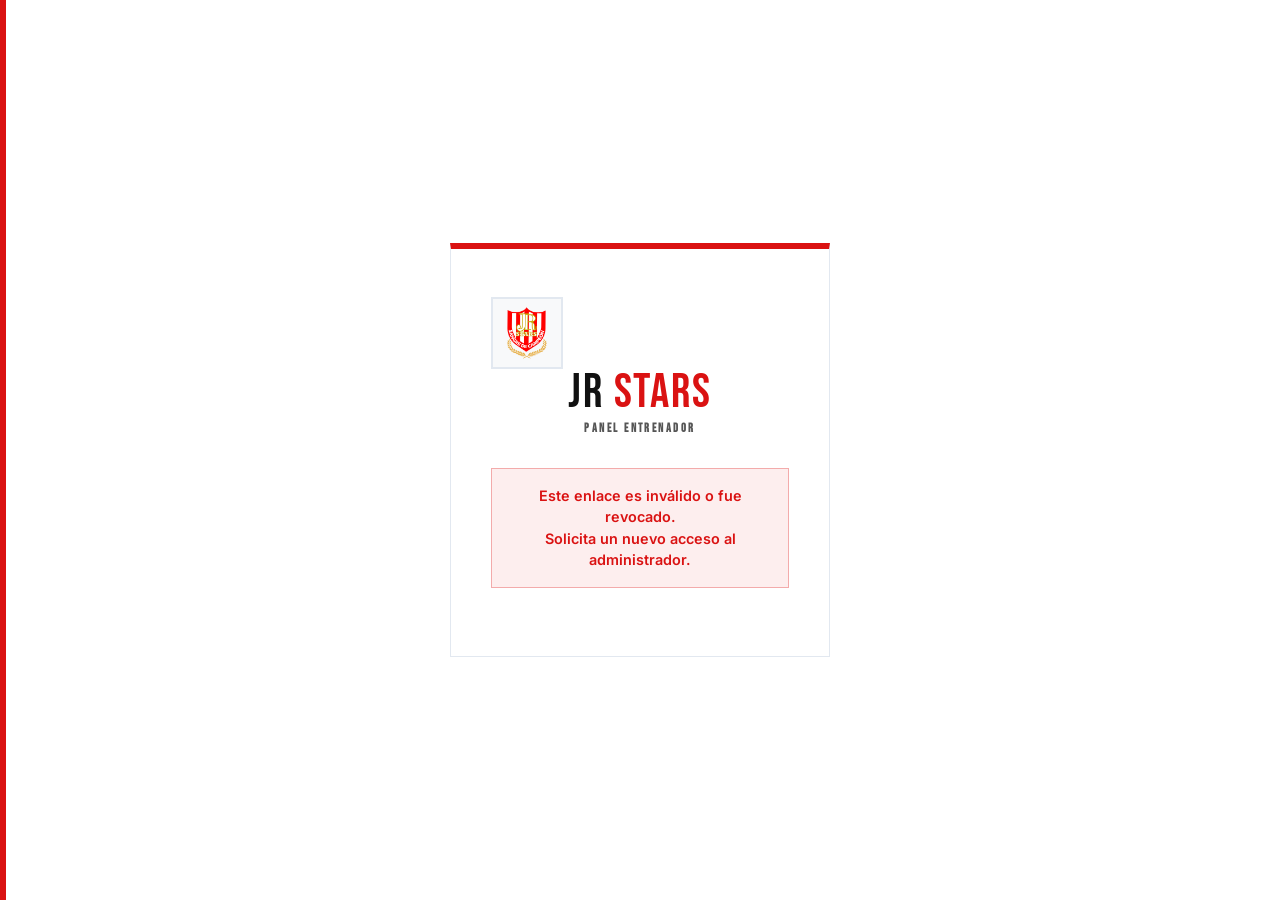
<file: entrenador/login.html>
<!DOCTYPE html>
<html lang="es">

<head>
    <meta charset="UTF-8" />
    <meta name="viewport" content="width=device-width, initial-scale=1.0" />
    <meta name="robots" content="noindex, nofollow, noarchive" />
    <title>JR Stars — Acceso Entrenador</title>
    <meta name="theme-color" content="#0b0b0c">
    <meta name="mobile-web-app-capable" content="yes">
    <meta name="apple-mobile-web-app-capable" content="yes">
    <meta name="apple-mobile-web-app-status-bar-style" content="black-translucent">
    <meta name="apple-mobile-web-app-title" content="JR Entrenador">
    <link rel="manifest" href="./manifest.webmanifest">
    <link rel="apple-touch-icon" href="./icons/apple-touch-icon.png" sizes="180x180">
    <link rel="stylesheet" href="../css/theme.css">
    <link rel="stylesheet" href="../css/login.css">
    <link rel="icon" href="../img/escudo.png" type="image/png">
    <script src="../js/lib/supabase-2.115.0.js"></script>
    <script src="../js/supabaseClient.js"></script>
  <link rel="stylesheet" href="../css/tailwind.css">
</head>

<body>
    <main class="access-box">

        <!-- Logo centrado -->
        <div class="access-logo">
            <img src="../img/escudo.png" alt="Escudo JR Stars"
                onload="this.classList.add('loaded')"
                onerror="this.style.display='none'">
            <span>🏃</span>
        </div>

        <h1 class="access-title">JR <span>STARS</span></h1>
        <h2 class="access-sub">Panel Entrenador</h2>

        <!-- Spinner de verificación -->
        <div class="spinner" id="spinner"></div>
        <p class="status-msg" id="status-msg">Verificando acceso...</p>

        <!-- Mensaje de error / acceso denegado -->
        <p class="no-access" id="no-access">
            Este enlace es inválido o fue revocado.<br>
            Solicita un nuevo acceso al administrador.
        </p>

    </main>

    <script src="../js/login.js?v=20261029a"></script>
</body>

</html>
</file>
<file: css/landing-effects.css>
@font-face{font-family:"Bebas Neue";font-style:normal;font-weight:400;font-display:swap;src:url("../fonts/bebas-neue-latin.woff2") format("woff2")}@font-face{font-family:"Inter";font-style:normal;font-weight:100 900;font-display:swap;src:url("../fonts/inter-latin-var.woff2") format("woff2")}
:root{--red:#e5191b;--blue:#153a79;--deep:#091d45;--ink:#050505;--white:#fff;--gold:#f5a623;--burgundy:#76263a;--salmon:#f4847d;--muted:#687083;--line:rgba(5,5,5,.13);--display:"Bebas Neue",Impact,sans-serif;--body:"Inter",system-ui,sans-serif}
*{box-sizing:border-box}html{scroll-behavior:smooth}body{margin:0;background:var(--white);color:var(--ink);font-family:var(--body);overflow-x:hidden}body:before{position:fixed;inset:0;z-index:999;pointer-events:none;content:"";opacity:.025;background-image:url("data:image/svg+xml,%3Csvg viewBox='0 0 180 180' xmlns='http://www.w3.org/2000/svg'%3E%3Cfilter id='n'%3E%3CfeTurbulence type='fractalNoise' baseFrequency='.9' numOctaves='4' stitchTiles='stitch'/%3E%3C/filter%3E%3Crect width='100%25' height='100%25' filter='url(%23n)' opacity='.65'/%3E%3C/svg%3E")}a{color:inherit;text-decoration:none}img{display:block;max-width:100%}.skip-link{position:fixed;left:1rem;top:-5rem;z-index:1100;padding:.8rem 1rem;background:#fff;color:#050505;font-weight:800}.skip-link:focus{top:1rem}
.site-header{position:fixed;inset:0 0 auto;z-index:100;height:82px;display:flex;align-items:center;justify-content:space-between;padding:0 clamp(1rem,4vw,4.5rem);color:#fff;border-bottom:1px solid rgba(255,255,255,.14);transition:.25s}.site-header.is-scrolled{height:70px;background:rgba(9,29,69,.96);box-shadow:0 8px 34px rgba(0,0,0,.2);backdrop-filter:blur(18px)}.brand{display:flex;align-items:center;gap:.7rem;min-width:max-content}.brand img{width:48px;height:54px;object-fit:contain;filter:drop-shadow(0 4px 8px rgba(0,0,0,.28))}.brand-copy{display:flex;flex-direction:column;line-height:.86}.brand-copy strong{font:2rem/1 var(--display);letter-spacing:.045em}.brand-copy small{margin-top:.25rem;color:#ffb6b3;font-size:.54rem;font-weight:800;letter-spacing:.22em;text-transform:uppercase}.desktop-nav{display:flex;gap:clamp(1.2rem,2.5vw,2.6rem);font-size:.72rem;font-weight:800;letter-spacing:.12em;text-transform:uppercase}.desktop-nav a{position:relative;padding:.5rem 0}.desktop-nav a:after{position:absolute;left:0;bottom:0;width:0;height:2px;content:"";background:var(--red);transition:width .2s}.desktop-nav a:hover:after,.desktop-nav a:focus-visible:after{width:100%}.header-actions{display:flex;align-items:center;gap:.7rem}.portal-link{padding:.7rem .9rem;font-size:.68rem;font-weight:800;letter-spacing:.08em;text-transform:uppercase}.header-whatsapp{padding:.75rem 1rem;background:var(--red);font-size:.72rem;font-weight:800;letter-spacing:.06em;text-transform:uppercase;clip-path:polygon(8% 0,100% 0,92% 100%,0 100%)}
.hero{position:relative;min-height:800px;height:max(100svh,800px);display:flex;overflow:hidden;background:var(--deep);color:#fff;isolation:isolate}.hero-media{position:absolute;inset:0;z-index:-3}.hero-media:before{position:absolute;inset:0;z-index:1;content:"";background:linear-gradient(90deg,rgba(3,12,32,.98) 0%,rgba(9,29,69,.9) 42%,rgba(9,29,69,.28) 72%,rgba(5,5,5,.72) 100%),linear-gradient(0deg,#091d45 0%,transparent 45%)}.hero-media:after{position:absolute;inset:0;z-index:2;content:"";background:linear-gradient(110deg,transparent 55%,rgba(229,25,27,.18) 55.2%,transparent 69%)}.hero-media picture,.hero-media picture img{width:100%;height:100%;display:block}.hero-media picture img{object-fit:cover;object-position:67% center;filter:saturate(.82) contrast(1.08)}.hero-visual-note{position:absolute;z-index:4;right:1.1rem;bottom:4.1rem;padding:.35rem .5rem;background:rgba(5,5,5,.52);color:rgba(255,255,255,.76);font-size:.55rem;font-weight:700;letter-spacing:.08em;text-transform:uppercase;backdrop-filter:blur(8px)}.hero-shape{position:absolute;z-index:-1;pointer-events:none;transform:skewX(-12deg)}.hero-shape-one{width:18vw;height:120%;right:10%;top:-10%;border-left:1px solid rgba(255,255,255,.12);border-right:1px solid rgba(255,255,255,.06)}.hero-shape-two{width:32vw;height:8px;right:-5%;bottom:11%;background:var(--red);box-shadow:0 -16px 0 rgba(245,166,35,.85)}.hero-inner{width:min(1400px,92%);margin:auto;padding:7.2rem 0 7.5rem;display:grid;grid-template-columns:minmax(0,1.25fr) minmax(280px,.55fr);align-items:end;gap:clamp(2rem,7vw,8rem)}.hero-copy{max-width:780px}.eyebrow{display:flex;align-items:center;gap:.65rem;margin:0 0 1.2rem;color:#dce6fb;font-size:.72rem;font-weight:800;letter-spacing:.2em;text-transform:uppercase}.eyebrow span{width:38px;height:3px;background:var(--red);transform:skewX(-15deg)}.eyebrow-dark{color:var(--blue)}.hero h1,.section h2,.final-cta h2{margin:0;font:clamp(4.8rem,10vw,9rem)/.76 var(--display);letter-spacing:-.018em;text-transform:uppercase}.hero h1 em,.section h2 em,.final-cta h2 em{position:relative;color:#fff;font-style:normal;z-index:0}.hero h1 em:before{position:absolute;inset:11% -4% 4% -3%;z-index:-1;content:"";background:var(--red);transform:skewX(-9deg)}.hero-lead{max-width:650px;margin:1.8rem 0 0;color:#e3e8f2;font-size:clamp(1rem,1.4vw,1.18rem);line-height:1.7}.hero-actions{display:flex;align-items:center;flex-wrap:wrap;gap:.9rem;margin-top:2rem}.button{min-height:56px;display:inline-flex;align-items:center;justify-content:center;gap:.65rem;padding:.9rem 1.45rem;border:1px solid transparent;font-size:.79rem;font-weight:800;letter-spacing:.07em;text-transform:uppercase;transition:.2s}.button:hover{transform:translateY(-3px)}.button svg{width:21px;fill:currentColor}.button-primary{background:var(--red);color:#fff;box-shadow:0 14px 34px rgba(229,25,27,.28)}.button-primary:hover{background:#fa2729}.button-ghost{border-color:rgba(255,255,255,.32);background:rgba(255,255,255,.07);color:#fff;backdrop-filter:blur(10px)}.button-ghost:hover{background:#fff;color:#050505}.hero-note{display:flex;align-items:center;gap:.9rem;margin-top:2rem}.hero-note-mark{width:46px;height:46px;display:grid;place-items:center;border:1px solid rgba(245,166,35,.6);color:var(--gold);font:1.5rem var(--display);transform:rotate(-4deg)}.hero-note p{margin:0;color:#aebad2;font-size:.8rem;line-height:1.5}.hero-note strong{color:#fff;letter-spacing:.04em}.hero-card{align-self:end;padding:1.65rem;border-top:4px solid var(--gold);background:rgba(255,255,255,.94);color:#050505;box-shadow:0 28px 70px rgba(0,0,0,.28);backdrop-filter:blur(14px)}.hero-card-label{color:var(--red);font-size:.66rem;font-weight:800;letter-spacing:.18em;text-transform:uppercase}.hero-card>strong{display:block;margin-top:.7rem;font:2rem/1 var(--display);text-transform:uppercase}.hero-card p{color:#555e70;font-size:.84rem;line-height:1.6}.hero-card-contact{display:flex;align-items:end;justify-content:space-between;gap:.8rem;padding-top:1rem;border-top:1px solid var(--line)}.hero-card-contact span{color:var(--muted);font-size:.68rem;font-weight:700;text-transform:uppercase}.hero-card-contact a{color:var(--blue);font-weight:800}.hero-marquee{position:absolute;left:0;right:0;bottom:0;height:48px;display:flex;align-items:center;overflow:hidden;background:var(--red);font:1.25rem var(--display);letter-spacing:.08em;white-space:nowrap}.hero-marquee div{min-width:max-content;animation:marquee 18s linear infinite}.hero-marquee span{margin:0 1.4rem;color:var(--gold)}@keyframes marquee{to{transform:translateX(-36%)}}
.section{padding:clamp(5rem,9vw,8.5rem) max(5vw,calc((100vw - 1400px)/2))}.section-heading{display:grid;grid-template-columns:1.25fr .75fr;align-items:end;gap:4rem}.section h2{font-size:clamp(4rem,8vw,7.5rem);line-height:.82;color:var(--deep)}.section h2 em{color:var(--red)}.section-intro{max-width:570px;margin:0 0 .4rem;color:#566074;font-size:clamp(1rem,1.5vw,1.25rem);line-height:1.75}.promise-grid{display:grid;grid-template-columns:1.05fr 1fr 1fr;gap:1rem;margin-top:clamp(2.5rem,5vw,5rem)}.promise-card{position:relative;min-height:365px;display:flex;flex-direction:column;justify-content:end;padding:2rem;overflow:hidden}.promise-card:after{position:absolute;width:170px;height:170px;right:-85px;top:-85px;content:"";border:1px solid currentColor;border-radius:50%;opacity:.18}.promise-card-blue{background:var(--blue);color:#fff}.promise-card-red{background:var(--red);color:#fff;transform:translateY(2rem)}.promise-card-light{background:#f2f4f8;border:1px solid #e0e4ec}.card-number{position:absolute;top:1.5rem;left:1.7rem;font:1.2rem var(--display);letter-spacing:.08em;opacity:.65}.card-icon{position:absolute;right:1.7rem;top:1.25rem;font-size:2rem;color:var(--gold)}.promise-card h3{margin:0;font:2.6rem/1 var(--display);text-transform:uppercase}.promise-card p{max-width:330px;margin:1rem 0 0;font-size:.92rem;line-height:1.65;opacity:.82}
.visit-section{position:relative;display:grid;grid-template-columns:.8fr 1.2fr;gap:clamp(3rem,8vw,8rem);background:var(--deep);color:#fff;overflow:hidden}.visit-section:after{position:absolute;right:-14vw;bottom:-25vw;width:52vw;height:52vw;content:"";border:1px solid rgba(255,255,255,.1);border-radius:50%;box-shadow:0 0 0 6vw rgba(255,255,255,.025),0 0 0 12vw rgba(255,255,255,.02)}.visit-header{position:relative;z-index:1}.visit-section h2{color:#fff}.visit-header>p:last-child{max-width:500px;color:#aebad2;line-height:1.7}.steps{position:relative;z-index:1;margin:0;padding:0;list-style:none}.steps li{display:grid;grid-template-columns:56px 1fr;gap:1.2rem;padding:1.6rem 0;border-top:1px solid rgba(255,255,255,.16)}.steps li:last-child{border-bottom:1px solid rgba(255,255,255,.16)}.step-number{width:46px;height:46px;display:grid;place-items:center;background:var(--red);font:1.5rem var(--display);clip-path:polygon(15% 0,100% 0,85% 100%,0 100%)}.steps h3{margin:0;font:2rem var(--display);letter-spacing:.02em;text-transform:uppercase}.steps p{margin:.5rem 0 0;color:#aebad2;font-size:.9rem;line-height:1.6}.visit-cta{position:relative;z-index:1;grid-column:2;display:flex;align-items:center;justify-content:space-between;padding:1.4rem 1.6rem;background:#fff;color:var(--deep);font-size:.82rem;font-weight:800;letter-spacing:.08em;text-transform:uppercase}.visit-cta strong{color:var(--red);font-size:1.8rem;transition:.2s}.visit-cta:hover strong{transform:translateX(6px)}
.faq-section{display:grid;grid-template-columns:.7fr 1.3fr;gap:clamp(3rem,8vw,9rem);background:#f7f8fa}.faq-heading{position:sticky;top:110px;align-self:start}.faq-list{border-top:1px solid var(--line)}.faq-list details{border-bottom:1px solid var(--line)}.faq-list summary{display:flex;align-items:center;justify-content:space-between;gap:1rem;padding:1.55rem 0;cursor:pointer;list-style:none;color:var(--deep);font-size:1rem;font-weight:800}.faq-list summary::-webkit-details-marker{display:none}.faq-list summary span{width:34px;height:34px;display:grid;place-items:center;flex:0 0 auto;border:1px solid var(--line);color:var(--red);font-size:1.4rem;transition:.2s}.faq-list details[open] summary span{transform:rotate(45deg)}.faq-list details p{max-width:720px;margin:-.2rem 3rem 1.6rem 0;color:#5b6474;font-size:.93rem;line-height:1.7}
.final-cta{position:relative;min-height:440px;display:grid;grid-template-columns:190px 1fr auto;align-items:center;gap:clamp(2rem,5vw,5rem);padding:clamp(4rem,7vw,7rem) max(5vw,calc((100vw - 1400px)/2));overflow:hidden;background:var(--burgundy);color:#fff}.final-cta:before{position:absolute;inset:0;content:"";background:linear-gradient(120deg,transparent 58%,rgba(244,132,125,.18) 58%)}.final-cta>*{position:relative;z-index:1}.final-cta-crest img{max-height:210px;object-fit:contain;filter:drop-shadow(0 18px 30px rgba(0,0,0,.25))}.final-cta h2{font-size:clamp(3.6rem,6.5vw,6.7rem)}.final-cta h2 em{color:var(--gold)}.final-cta p:not(.eyebrow){color:#f5dfe3}
.site-footer{min-height:210px;display:grid;grid-template-columns:1fr auto;align-items:center;gap:2rem;padding:3rem max(5vw,calc((100vw - 1400px)/2));background:var(--ink);color:#fff}.footer-brand{display:flex;align-items:center;gap:1rem}.footer-brand img{width:62px;height:70px;object-fit:contain}.footer-brand div{display:flex;flex-direction:column}.footer-brand strong{font:2rem var(--display);letter-spacing:.05em}.footer-brand span,.site-footer p{color:#8991a1;font-size:.75rem}.footer-links{display:flex;gap:1.5rem;font-size:.7rem;font-weight:800;letter-spacing:.08em;text-transform:uppercase}.footer-links a:hover{color:var(--salmon)}.site-footer>p{grid-column:1/-1;margin:0;padding-top:1rem;border-top:1px solid rgba(255,255,255,.1)}.mobile-whatsapp{display:none}:focus-visible{outline:3px solid var(--gold);outline-offset:4px}
@media(prefers-reduced-motion:reduce){*,*:before,*:after{scroll-behavior:auto!important;animation-duration:.01ms!important;animation-iteration-count:1!important;transition-duration:.01ms!important}}
@media(max-width:980px){.desktop-nav{display:none}.hero{min-height:860px;height:auto}.hero-inner{grid-template-columns:1fr;padding-top:9rem;padding-bottom:8rem;align-items:center}.hero-card{max-width:520px}.section-heading,.visit-section,.faq-section{grid-template-columns:1fr}.section-heading{gap:1.5rem}.promise-grid{grid-template-columns:1fr 1fr}.promise-card:last-child{grid-column:1/-1}.promise-card-red{transform:none}.promise-card,.promise-card:last-child{min-height:280px}.promise-card:last-child{flex-direction:row;align-items:flex-end;gap:2.5rem;padding-top:4.5rem}.promise-card:last-child h3{flex-shrink:0}.promise-card:last-child p{margin:0;max-width:560px}.visit-cta{grid-column:1}.faq-heading{position:static}.final-cta{grid-template-columns:130px 1fr}.final-cta .button{grid-column:2;justify-self:start}}
@media(max-width:680px){body{padding-bottom:68px}.site-header{height:68px;padding:0 1rem}.site-header.is-scrolled{height:62px}.brand img{width:38px;height:44px}.brand-copy strong{font-size:1.55rem}.brand-copy small{font-size:.44rem}.portal-link{font-size:.58rem;padding:.55rem .25rem}.header-whatsapp{display:none}.hero{min-height:790px}.hero-media:before{background:linear-gradient(0deg,#091d45 10%,rgba(9,29,69,.9) 50%,rgba(3,12,32,.52) 100%)}.hero-media picture img{object-position:60% center;opacity:.68}.hero-visual-note{right:.6rem;bottom:3.2rem;font-size:.48rem}.hero-inner{width:calc(100% - 2rem);padding:7.5rem 0 6.5rem}.hero h1{font-size:clamp(2.95rem,14.2vw,5rem);max-width:100%}.hero-lead{font-size:.96rem;line-height:1.62}.hero-actions{align-items:stretch}.hero-actions .button{width:100%}.hero-note{margin-top:1.5rem}.hero-card{display:none}.hero-marquee{height:40px;font-size:1rem}.section{padding:4.5rem 1rem}.section h2{font-size:clamp(3.8rem,18vw,5rem)}.section-intro{font-size:.98rem}.promise-grid{grid-template-columns:1fr;margin-top:2.5rem}.promise-card,.promise-card:last-child{grid-column:auto;min-height:290px}.promise-card:last-child{flex-direction:column;align-items:stretch;gap:0;padding-top:2rem}.promise-card:last-child p{margin:1rem 0 0;max-width:330px;align-self:auto}.visit-section{gap:2.5rem}.steps li{grid-template-columns:46px 1fr}.faq-list summary{font-size:.9rem}.final-cta{min-height:0;grid-template-columns:1fr;padding:4.5rem 1rem}.final-cta-crest{display:none}.final-cta .button{grid-column:1;width:100%}.site-footer{grid-template-columns:1fr;padding:3rem 1rem}.footer-links{flex-wrap:wrap}.mobile-whatsapp{position:fixed;left:.75rem;right:.75rem;bottom:.65rem;z-index:200;height:52px;display:flex;align-items:center;justify-content:center;gap:.65rem;background:var(--red);color:#fff;box-shadow:0 12px 35px rgba(0,0,0,.32);font-size:.78rem;font-weight:800;letter-spacing:.06em;text-transform:uppercase;opacity:0;pointer-events:none;transform:translateY(140%);transition:opacity .2s,transform .2s}.mobile-whatsapp.is-visible{opacity:1;pointer-events:auto;transform:translateY(0)}.mobile-whatsapp svg{width:20px;fill:currentColor}}

/* Contraste AA en la tarjeta roja: el texto blanco sobre #e5191b llega a 4.68:1 solo sin opacidad. */
.promise-card-red .card-number,.promise-card-red p{opacity:1}

/* Guía para familias: criterios de decisión */
.guide-section{background:#fff}
.guide-grid{display:grid;grid-template-columns:repeat(3,1fr);gap:1px;margin-top:clamp(2.5rem,5vw,4.5rem);border:1px solid var(--line);background:var(--line)}
.guide-card{min-height:235px;padding:1.8rem;background:#fff}
.guide-card span{font:1.15rem var(--display);letter-spacing:.08em;color:var(--red)}
.guide-card h3{margin:.75rem 0 .55rem;font:2rem/1 var(--display);letter-spacing:.01em;text-transform:uppercase;color:var(--deep)}
.guide-card p{margin:0;color:#566074;font-size:.9rem;line-height:1.65}
.guide-note{max-width:900px;margin:2rem 0 0;color:#566074;font-size:.92rem;line-height:1.7}
.guide-note a{color:var(--blue);font-weight:800;text-decoration:underline;text-decoration-color:var(--red);text-underline-offset:4px}
.faq-more{grid-column:2;margin:1.5rem 0 0;color:#566074;font-size:.92rem;line-height:1.65}
.faq-more a{color:var(--blue);font-weight:800;text-decoration:underline;text-decoration-color:var(--red);text-underline-offset:4px}
.page-updated{grid-column:2;margin:1.2rem 0 0;color:var(--muted);font-size:.72rem;letter-spacing:.04em}
.site-footer address{grid-column:1;margin:0;color:#8991a1;font-size:.75rem;font-style:normal;line-height:1.6}
.site-footer address a{color:#fff;font-weight:700}
@media(max-width:980px){.guide-grid{grid-template-columns:1fr 1fr}.faq-more,.page-updated{grid-column:1/-1}}
@media(max-width:680px){.guide-grid{grid-template-columns:1fr}.guide-card{min-height:0}.faq-more,.page-updated{grid-column:1}.site-footer address{grid-column:1}}
</file>
<file: css/theme.css>
/* ═══════════════════════════════════════════
   THEME.CSS — Light Sports Aesthetic (Blanco Clínico)
═══════════════════════════════════════════ */
@import url('https://fonts.googleapis.com/css2?family=Bebas+Neue&family=Inter:wght@400;600;800&family=IBM+Plex+Mono:wght@400;700&display=swap');

:root {
  /* PALETA LIGHT SPORT */
  --color-white: #ffffff;
  --color-black: #111111; /* Carbón profundo, no negro puro */
  --color-red: #da1212;   /* Rojo vivo */
  --color-gold: #ffc107;
  --color-gray-bg: #f8f9fa; /* Gris muy claro para fondos de cajas */
  --color-gray: #555555;
  --color-border: #e2e8f0;
  
  /* ALIASES */
  --bg-color: var(--color-white);
  --bg-gradient: none;
  --surface-color: var(--color-white);
  --surface-hover: var(--color-gray-bg);
  
  --text-main: var(--color-black);
  --text-muted: var(--color-gray);

  --accent-red: var(--color-red);
  --accent-gold: var(--color-gold);

  --border-light: var(--color-border);
  --border-strong: var(--color-black);

  --bg: var(--color-white);
  --gray: var(--color-gray);
  --gray2: var(--color-border);
  --red-main: var(--color-red);
  --red-glow: var(--color-red);
  --border: var(--color-border);
  --status-present: #00a854;
  --status-absent: var(--color-gray);
  --status-warning: var(--color-gold);
  --status-debe: var(--color-red);

  --font-display: 'Bebas Neue', Impact, sans-serif;
  --font-body: 'Inter', system-ui, sans-serif;
  --font-mono: 'IBM Plex Mono', monospace;

  --transition-fast: 0.2s ease-out;
  --transition-smooth: 0.4s cubic-bezier(0.16, 1, 0.3, 1);
}

* { box-sizing: border-box; margin: 0; padding: 0; border-radius: 0 !important; }
html { scroll-behavior: smooth; font-size: 16px; }
@media (max-width: 768px) { html { font-size: 14px; } }

body {
  background-color: var(--bg-color);
  color: var(--text-main);
  font-family: var(--font-body);
  line-height: 1.6;
  -webkit-font-smoothing: antialiased;
  min-height: 100vh;
  position: relative;
  overflow-x: hidden;
}

h1, h2, h3, h4, h5, h6 {
  font-family: var(--font-display);
  font-weight: 400;
  line-height: 1.1;
  text-transform: uppercase;
  letter-spacing: 0.02em;
  color: var(--color-black);
}

/* BOTONES ESTILO NIKE/SPORT CLARO */
.btn {
  display: inline-flex; align-items: center; justify-content: center;
  font-family: var(--font-display); font-size: 1.3rem; letter-spacing: 0.05em;
  padding: 0.8rem 2.5rem; border: 2px solid var(--color-black);
  cursor: pointer; text-decoration: none; text-transform: uppercase;
  transition: all var(--transition-fast); background: var(--color-white); color: var(--color-black);
}
.btn:active { transform: translateY(2px); }

.btn-primary { background: var(--color-red); border-color: var(--color-red); color: var(--color-white); }
.btn-primary:hover { background: #b80d0d; border-color: #b80d0d; transform: translateY(-2px); box-shadow: 0 10px 20px rgba(218, 18, 18, 0.2); }

.btn-outline { border: 2px solid var(--color-black); color: var(--color-black); background: transparent; }
.btn-outline:hover { background: var(--color-black); color: var(--color-white); transform: translateY(-2px); box-shadow: 0 10px 20px rgba(0,0,0,0.1); }

/* Paneles Claros */
.glass-panel { background: var(--color-white); border: 1px solid var(--color-border); border-bottom: 4px solid var(--color-black); box-shadow: 0 4px 15px rgba(0,0,0,0.05); padding: 2rem; }
.glass-panel:hover { border-bottom-color: var(--color-red); }

.hover-lift { transition: transform var(--transition-smooth), box-shadow var(--transition-smooth); }
.hover-lift:hover { transform: translateY(-4px); box-shadow: 0 15px 30px rgba(0,0,0,0.08); }

::-webkit-scrollbar { width: 10px; }
::-webkit-scrollbar-track { background: var(--color-gray-bg); }
::-webkit-scrollbar-thumb { background: var(--color-black); }
::-webkit-scrollbar-thumb:hover { background: var(--color-red); }
</file>
<file: css/admin_original.css>
/* admin/admin.css — Panel de administración JR Stars (Mobile-First) */

body {
  display: flex;
  flex-direction: column;
  min-height: 100vh;
  min-height: 100dvh;
}

/* ── TOPBAR MOBILE ── */
.hamburger-btn {
  display: none;
  flex-direction: column;
  justify-content: center;
  align-items: center;
  gap: 5px;
  width: 40px;
  height: 40px;
  background: none;
  border: 1px solid var(--border);
  border-radius: 0;
  cursor: pointer;
  padding: 8px;
  flex-shrink: 0;
}

.hamburger-btn span {
  display: block;
  width: 18px;
  height: 2px;
  background: var(--gray);
  border-radius: 0;
  transition: background 0.2s;
}

.hamburger-btn:hover span {
  background: var(--gold);
}

/* ── OVERLAY ── */
.sidebar-overlay {
  display: none;
  position: fixed;
  inset: 0;
  background: rgba(0, 0, 0, 0.65);

  z-index: 190;
  opacity: 0;
  transition: opacity 0.25s;
}

.sidebar-overlay.visible {
  display: block;
  opacity: 1;
}

/* ── SIDEBAR + MAIN ── */
.admin-layout {
  display: grid;
  grid-template-columns: 220px 1fr;
  flex: 1;
  min-height: calc(100vh - 57px);
  min-height: calc(100dvh - 57px);
}

/* ── SIDEBAR ── */
.sidebar {
  background: var(--dark);
  border-right: 1px solid var(--border);
  display: flex;
  flex-direction: column;
  padding: 0.5rem 0;
  position: sticky;
  top: 57px;
  height: calc(100vh - 57px);
  height: calc(100dvh - 57px);
  overflow-y: auto;
}

.sidebar-close-row {
  display: none;
  justify-content: flex-end;
  padding: 0.6rem 0.8rem 0.2rem;
}

.sidebar-close-btn {
  background: none;
  border: none;
  color: var(--gray);
  font-size: 1.1rem;
  cursor: pointer;
  padding: 0.3rem 0.5rem;
  border-radius: 0;
}

.sidebar-close-btn:hover {
  color: var(--white);
  background: rgba(255, 255, 255, 0.05);
}

.sidebar-section {
  font-family: var(--font-cond);
  font-size: 0.65rem;
  font-weight: 700;
  letter-spacing: 0.3em;
  text-transform: uppercase;
  color: var(--gray2);
  padding: 0.8rem 1.2rem 0.3rem;
}

.sidebar-item {
  display: flex;
  align-items: center;
  gap: 0.7rem;
  padding: 0.65rem 1.2rem;
  font-family: var(--font-cond);
  font-size: 0.95rem;
  font-weight: 600;
  letter-spacing: 0.06em;
  color: var(--gray);
  cursor: pointer;
  transition: color 0.2s, background 0.2s;
  border-left: 3px solid transparent;
}

.sidebar-item:hover {
  color: var(--white);
  background: rgba(255, 255, 255, 0.03);
}

.sidebar-item.active {
  color: var(--gold);
  border-left-color: var(--gold);
  background: rgba(212, 160, 23, 0.06);
}

.sidebar-icon {
  font-size: 1.1rem;
  width: 22px;
  text-align: center;
}

.sidebar-logout {
  margin-top: auto;
  border-top: 1px solid var(--border);
  padding-top: 0.5rem;
}

/* ── MAIN CONTENT ── */
.main-content {
  overflow-y: auto;
  background: var(--black);
}

.page {
  display: none;
  padding: 2rem;
}

.page.active {
  display: block;
}

.page-header {
  margin-bottom: 2rem;
  padding-bottom: 1rem;
  border-bottom: 1px solid var(--border);
  display: flex;
  align-items: center;
  justify-content: space-between;
  flex-wrap: wrap;
  gap: 1rem;
}

.page-title {
  font-family: var(--font-display);
  font-size: 2rem;
  letter-spacing: 0.06em;
}

.page-title span {
  color: var(--gold);
}

/* ── STATS GRID ── */
.stats-row {
  display: grid;
  grid-template-columns: repeat(auto-fit, minmax(140px, 1fr));
  gap: 1px;
  background: var(--border);
  margin-bottom: 2rem;
}

/* ── TABLA ADMIN ── */
.admin-table {
  width: 100%;
  border-collapse: collapse;
  font-family: var(--font-cond);
  font-size: 0.9rem;
}

.admin-table th {
  font-size: 0.7rem;
  font-weight: 700;
  letter-spacing: 0.2em;
  text-transform: uppercase;
  color: var(--gray);
  background: var(--dark);
  padding: 0.7rem 1rem;
  text-align: left;
  border-bottom: 1px solid var(--border);
}

.admin-table td {
  padding: 0.7rem 1rem;
  border-bottom: 1px solid rgba(255, 255, 255, 0.03);
  color: var(--white);
}

.admin-table tr:hover td {
  background: rgba(212, 160, 23, 0.03);
}

/* ── ALUMNO CARD (versión mobile) ── */
.alumno-card {
  background: var(--card);
  border: 1px solid var(--border);
  border-radius: 0;
  padding: 1rem;
  margin-bottom: 0.6rem;
  transition: border-color 0.2s;
}

.alumno-card:hover {
  border-color: rgba(212, 160, 23, 0.3);
}

.alumno-card-header {
  display: flex;
  justify-content: space-between;
  align-items: flex-start;
  gap: 0.5rem;
  margin-bottom: 0.6rem;
}

.alumno-card-name {
  font-family: var(--font-cond);
  font-weight: 700;
  font-size: 1rem;
  color: var(--white);
}

.alumno-card-row {
  display: flex;
  align-items: center;
  gap: 0.8rem;
  margin-bottom: 0.7rem;
}

.alumno-card-actions {
  display: flex;
  gap: 0.5rem;
  flex-wrap: wrap;
}

/* ── FILTROS BAR (sección Alumnos) ── */
.filtros-bar {
  display: flex;
  align-items: center;
  justify-content: space-between;
  flex-wrap: wrap;
  gap: 0.8rem;
  margin-bottom: 1rem;
  padding: 0.8rem 1rem;
  background: var(--card);
  border: 1px solid var(--border);
  border-radius: 0;
}

.filtros-controles {
  display: flex;
  align-items: flex-end;
  gap: 0.8rem;
  flex-wrap: wrap;
}

.filtro-group {
  display: flex;
  flex-direction: column;
  gap: 0.2rem;
}

.select-sm {
  font-size: 0.82rem;
  padding: 0.35rem 0.6rem;
}

.input-sm {
  font-size: 0.82rem;
  padding: 0.35rem 0.6rem;
  width: 140px;
}

/* ── FORM CARD ── */
.form-card {
  background: var(--card);
  border: 1px solid var(--border);
  border-radius: 0;
  padding: 1.5rem;
  margin-bottom: 1.5rem;
}

.form-card-title {
  font-family: var(--font-display);
  font-size: 1.2rem;
  letter-spacing: 0.06em;
  margin-bottom: 1.2rem;
  color: var(--gold);
}

.form-row {
  display: grid;
  grid-template-columns: repeat(auto-fit, minmax(180px, 1fr));
  gap: 1rem;
  margin-bottom: 1rem;
}

.form-group {
  display: flex;
  flex-direction: column;
  gap: 0.3rem;
}

.form-label {
  font-family: var(--font-cond);
  font-size: 0.72rem;
  font-weight: 700;
  letter-spacing: 0.2em;
  text-transform: uppercase;
  color: var(--gray);
}

/* ── BÚSQUEDA CON AUTOCOMPLETADO ── */
.search-autocomplete-wrap {
  position: relative;
}

.search-input-group {
  display: flex;
  align-items: center;
  background: var(--dark);
  border: 1px solid var(--border);
  border-radius: 0;
  transition: border-color 0.2s;
  overflow: hidden;
}

.search-input-group:focus-within {
  border-color: var(--gold);
  box-shadow: 0 0 0 3px rgba(212, 160, 23, 0.12);
}

.search-icon {
  padding: 0 0.8rem;
  font-size: 1rem;
  flex-shrink: 0;
}

.search-input {
  flex: 1;
  background: transparent !important;
  border: none !important;
  border-radius: 0 !important;
  padding: 0.75rem 0.5rem !important;
  font-size: 1rem !important;
  outline: none;
  box-shadow: none !important;
}

.btn-clear-search {
  display: none;
  align-items: center;
  justify-content: center;
  width: 36px;
  height: 36px;
  background: none;
  border: none;
  color: var(--gray);
  cursor: pointer;
  font-size: 0.85rem;
  flex-shrink: 0;
  margin-right: 4px;
  border-radius: 0;
  transition: color 0.2s, background 0.2s;
}

.btn-clear-search:hover {
  color: var(--white);
  background: rgba(255, 255, 255, 0.06);
}

/* Chips de filtro */
.search-filtros {
  display: flex;
  align-items: center;
  gap: 0.4rem;
  flex-wrap: wrap;
  margin-top: 0.8rem;
}

.filtro-label {
  font-family: var(--font-cond);
  font-size: 0.72rem;
  letter-spacing: 0.15em;
  text-transform: uppercase;
  color: var(--gray2);
  margin-right: 0.2rem;
}

.filtro-chip {
  background: var(--dark);
  border: 1px solid var(--border);
  border-radius: 0;
  padding: 0.28rem 0.8rem;
  font-family: var(--font-cond);
  font-size: 0.82rem;
  color: var(--gray);
  cursor: pointer;
  transition: all 0.18s;
  white-space: nowrap;
}

.filtro-chip:hover {
  border-color: var(--gold);
  color: var(--gold);
}

.filtro-chip.active {
  background: rgba(212, 160, 23, 0.12);
  border-color: var(--gold);
  color: var(--gold);
  font-weight: 700;
}

/* Dropdown de sugerencias */
.search-dropdown {
  display: none;
  position: absolute;
  top: calc(100% + 6px);
  left: 0;
  right: 0;
  background: #16161a;
  border: 1px solid rgba(212, 160, 23, 0.35);
  border-radius: 0;
  z-index: 100;
  box-shadow: 0 8px 30px rgba(0, 0, 0, 0.5);
  max-height: 320px;
  overflow-y: auto;
}

.search-dropdown.visible {
  display: block;
}

.search-dropdown::-webkit-scrollbar {
  width: 4px;
}

.search-dropdown::-webkit-scrollbar-thumb {
  background: var(--border);
  border-radius: 0;
}

.dropdown-item {
  padding: 0.75rem 1rem;
  cursor: pointer;
  border-bottom: 1px solid rgba(255, 255, 255, 0.04);
  transition: background 0.15s;
}

.dropdown-item:last-child {
  border-bottom: none;
}

.dropdown-item:hover,
.dropdown-item.focused {
  background: rgba(212, 160, 23, 0.08);
}

.dd-nombre {
  font-family: var(--font-cond);
  font-weight: 700;
  font-size: 0.95rem;
  color: var(--white);
  margin-bottom: 0.2rem;
}

.dd-meta {
  display: flex;
  align-items: center;
  gap: 0.5rem;
}

.dd-horario {
  font-family: var(--font-mono);
  font-size: 0.72rem;
  color: var(--gray2);
}

.dd-badge {
  font-family: var(--font-cond);
  font-size: 0.72rem;
  font-weight: 700;
  padding: 0.1rem 0.5rem;
  border-radius: 0;
}

.dd-badge.al-dia {
  color: #00ff88;
  background: rgba(0, 255, 136, 0.1);
}

.dd-badge.vencido {
  color: var(--gold);
  background: rgba(212, 160, 23, 0.1);
}

.dd-badge.inactivo {
  color: var(--red2);
  background: rgba(255, 60, 60, 0.08);
}

.dropdown-loading,
.dropdown-empty {
  padding: 1rem;
  text-align: center;
  font-family: var(--font-cond);
  font-size: 0.9rem;
  color: var(--gray);
}

/* Estado vacío de búsqueda */
.empty-search-state {
  text-align: center;
  padding: 3rem 1rem;
  color: var(--gray);
  font-family: var(--font-cond);
  font-size: 0.95rem;
  letter-spacing: 0.04em;
}

.empty-icon {
  font-size: 2.5rem;
  margin-bottom: 0.8rem;
  opacity: 0.5;
}

/* ── CARD DE PAGO ALUMNO SELECCIONADO ── */
.alumno-pago-card {
  border-color: rgba(212, 160, 23, 0.25);
}

.alumno-pago-header {
  display: flex;
  justify-content: space-between;
  align-items: flex-start;
  flex-wrap: wrap;
  gap: 1rem;
  margin-bottom: 1.2rem;
  padding-bottom: 1rem;
  border-bottom: 1px solid var(--border);
}

.pago-acciones {
  display: flex;
  flex-direction: column;
  gap: 0.8rem;
}

.pago-opcion {
  display: flex;
  align-items: center;
  gap: 1rem;
  padding: 0.9rem 1rem;
  background: rgba(255, 255, 255, 0.02);
  border: 1px solid var(--border);
  border-radius: 0;
  flex-wrap: wrap;
  cursor: default;
  transition: border-color 0.2s;
}

.pago-opcion:hover {
  border-color: rgba(212, 160, 23, 0.2);
}

.pago-opcion-icon {
  font-size: 1.8rem;
  flex-shrink: 0;
}

.pago-opcion-info {
  flex: 1;
  min-width: 100px;
}

.pago-opcion-titulo {
  font-family: var(--font-cond);
  font-weight: 700;
  font-size: 0.95rem;
  color: var(--white);
}

.pago-opcion-precio {
  font-family: var(--font-mono);
  font-size: 0.8rem;
  color: var(--gray);
  margin-top: 0.1rem;
}

.pago-opcion-btn {
  flex-shrink: 0;
}

/* ── SCANNER ADMIN ── */
.scanner-admin-wrap {
  display: grid;
  grid-template-columns: 1fr 1fr;
  gap: 2rem;
}

#admin-reader {
  border: 2px solid var(--border);
  position: relative;
  overflow: hidden;
}

#admin-reader::before {
  content: '';
  position: absolute;
  inset: 0;
  border: 3px solid var(--gold);
  pointer-events: none;
  z-index: 10;
  animation: scan-border 2s ease-in-out infinite;
}

@keyframes scan-border {

  0%,
  100% {
    opacity: 0.3;
  }

  50% {
    opacity: 1;
  }
}

.scan-result {
  padding: 1.2rem 1.5rem;
  border: 1px solid var(--border);
  background: var(--card);
  margin-top: 1rem;
  display: none;
  animation: fadeUp 0.3s ease;
}

.scan-result.success {
  border-color: var(--green);
  background: var(--green-bg);
}

.scan-result.error {
  border-color: var(--red2);
  background: var(--red-bg);
}

.scan-result.warning {
  border-color: var(--gold);
  background: var(--gold-bg);
}

.scan-result.debe {
  border-color: #e91e8c;
  background: rgba(233, 30, 140, .08);
}

/* ── NOTICIA CARD ── */
.noticia-admin-card {
  background: var(--card);
  border: 1px solid var(--border);
  border-radius: 0;
  padding: 1.2rem;
  display: flex;
  gap: 1rem;
  align-items: flex-start;
  margin-bottom: 0.6rem;
}

.noticia-admin-card .emoji {
  font-size: 1.8rem;
  flex-shrink: 0;
}

.noticia-admin-card .info {
  flex: 1;
}

.noticia-admin-card .titulo {
  font-family: var(--font-cond);
  font-weight: 700;
  font-size: 1rem;
  color: var(--white);
  margin-bottom: 0.2rem;
}

.noticia-admin-card .desc {
  font-size: 0.82rem;
  color: var(--gray);
  line-height: 1.5;
}

.noticia-admin-card .meta {
  font-family: var(--font-mono);
  font-size: 0.7rem;
  color: var(--gray2);
  margin-top: 0.3rem;
}

/* ── CREDIT ROW (legacy, compat) ── */
.credit-row {
  display: flex;
  align-items: center;
  gap: 1rem;
  padding: 0.7rem 0;
  border-bottom: 1px solid var(--border);
  flex-wrap: wrap;
}

.credit-name {
  font-family: var(--font-cond);
  font-weight: 700;
  flex: 1;
  min-width: 120px;
}

.credit-bal {
  font-family: var(--font-display);
  font-size: 1.4rem;
  color: var(--gold);
  min-width: 50px;
  text-align: right;
}

.credit-input {
  width: 70px;
}

/* ── TOAST ── */
.toast {
  position: fixed;
  bottom: 5rem;
  right: 1.5rem;
  z-index: 999;
  background: var(--card);
  border: 1px solid var(--green);
  padding: 0.8rem 1.4rem;
  font-family: var(--font-cond);
  font-size: 0.9rem;
  color: var(--green);
  letter-spacing: 0.06em;
  border-radius: 0;
  animation: fadeUp 0.3s ease;
  display: none;
  max-width: 90vw;
}

.toast.visible {
  display: block;
}

.toast.error {
  border-color: var(--red2);
  color: var(--red2);
}

/* ── BOTTOM NAV (visible solo en móvil) ── */
.bottom-nav {
  display: none;
  position: fixed;
  bottom: 0;
  left: 0;
  right: 0;
  height: 60px;
  background: #0d0d0f;
  border-top: 1px solid var(--border);
  z-index: 150;
  justify-content: space-around;
  align-items: stretch;
}

.bottom-nav-item {
  flex: 1;
  display: flex;
  flex-direction: column;
  align-items: center;
  justify-content: center;
  gap: 3px;
  background: none;
  border: none;
  cursor: pointer;
  font-size: 1.2rem;
  color: var(--gray2);
  transition: color 0.18s;
  padding: 0;
  border-top: 2px solid transparent;
}

.bottom-nav-item:hover {
  color: var(--gray);
}

.bottom-nav-item.active {
  color: var(--gold);
  border-top-color: var(--gold);
}

.bnav-label {
  font-family: var(--font-cond);
  font-size: 0.6rem;
  font-weight: 700;
  letter-spacing: 0.05em;
  text-transform: uppercase;
}

/* ── RESPONSIVE: TABLET (≤ 900px) ── */
@media (max-width: 900px) {
  .admin-layout {
    grid-template-columns: 190px 1fr;
  }

  .page {
    padding: 1.5rem;
  }

  .page-title {
    font-size: 1.6rem;
  }

  .topbar-home-btn {
    display: none;
  }
}

/* ── RESPONSIVE: MÓVIL (≤ 700px) ── */
@media (max-width: 700px) {
  .hamburger-btn {
    display: flex;
  }

  .topbar-home-btn {
    display: none;
  }

  .admin-layout {
    grid-template-columns: 1fr;
    display: block;
  }

  /* Sidebar como drawer lateral */
  .sidebar {
    display: flex;
    position: fixed;
    top: 0;
    left: -240px;
    bottom: 0;
    width: 240px;
    z-index: 200;
    transition: left 0.28s cubic-bezier(0.4, 0, 0.2, 1);
    box-shadow: none;
    overflow-y: auto;
    padding-top: 0.5rem;
  }

  .sidebar.open {
    left: 0;
    box-shadow: 4px 0 30px rgba(0, 0, 0, 0.6);
  }

  .sidebar-close-row {
    display: flex;
  }

  /* Barra inferior activa */
  .bottom-nav {
    display: flex;
  }

  /* Padding inferior para no tapar contenido con la barra */
  .main-content {
    padding-bottom: 64px;
  }

  .page {
    padding: 1rem;
    padding-bottom: 70px;
  }

  .page-title {
    font-size: 1.5rem;
  }

  .page-header {
    margin-bottom: 1.2rem;
  }

  .scanner-admin-wrap {
    grid-template-columns: 1fr;
  }

  /* Stats más compactas */
  .stats-row {
    grid-template-columns: repeat(2, 1fr);
  }

  /* Form row: columna única en móvil */
  .form-row {
    grid-template-columns: 1fr;
  }

  .form-card {
    padding: 1rem;
  }

  /* Ocultar tabla, mostrar cards */
  .admin-table {
    display: none;
  }

  /* Filtros en columna en móvil */
  .filtros-bar {
    flex-direction: column;
    align-items: flex-start;
  }

  .filtros-controles {
    width: 100%;
  }

  .input-sm {
    width: 100%;
  }

  /* Chips scrollables horizontalmente */
  .search-filtros {
    flex-wrap: nowrap;
    overflow-x: auto;
    padding-bottom: 4px;
  }

  .search-filtros::-webkit-scrollbar {
    height: 0;
  }

  /* Toast más arriba en móvil */
  .toast {
    bottom: 70px;
    right: 1rem;
    left: 1rem;
    text-align: center;
  }

  /* Noticia card compacta */
  .noticia-admin-card {
    padding: 0.8rem;
    gap: 0.7rem;
  }

  /* Pago card en columna */
  .alumno-pago-header {
    flex-direction: column;
  }

  .pago-opcion {
    gap: 0.6rem;
  }

  /* ── MEJORAS DE LEGIBILIDAD MÓVIL ── */

  /* Labels de formulario */
  .form-label {
    font-size: 0.82rem;
    letter-spacing: 0.12em;
  }

  /* Nombres en cards de alumnos */
  .alumno-card-name {
    font-size: 1.1rem;
  }

  /* Subtexto de DNI / meta info */
  .alumno-card .alumno-meta,
  .alumno-card [style*="font-size:.72rem"],
  .alumno-card [style*="font-size:.75rem"] {
    font-size: 0.82rem !important;
  }

  /* Título de tarjeta (form-card-title) */
  .form-card-title {
    font-size: 1.15rem;
  }

  /* Chips de filtro rápido */
  .filtro-chip {
    font-size: 0.88rem;
    padding: 0.35rem 0.95rem;
  }

  /* Texto del filtro label */
  .filtro-label {
    font-size: 0.8rem;
  }

  /* Selects y inputs de filtros */
  .select-sm,
  .input-sm {
    font-size: 0.92rem;
    padding: 0.45rem 0.7rem;
  }

  /* Input de búsqueda principal */
  .search-input {
    font-size: 1.05rem !important;
  }

  /* Dropdown de sugerencias */
  .dd-nombre {
    font-size: 1.02rem;
  }

  .dd-horario {
    font-size: 0.82rem;
  }

  .dd-badge {
    font-size: 0.82rem;
    padding: 0.14rem 0.55rem;
  }

  .dropdown-item {
    padding: 0.85rem 1rem;
  }

  /* Tarjeta de pago seleccionado */
  .pago-opcion-titulo {
    font-size: 1.05rem;
  }

  .pago-opcion-precio {
    font-size: 0.9rem;
  }

  /* Sidebar items al abrir en móvil */
  .sidebar-item {
    font-size: 1.05rem;
    padding: 0.8rem 1.2rem;
  }

  .sidebar-section {
    font-size: 0.72rem;
  }

  /* Barra inferior — labels */
  .bnav-label {
    font-size: 0.68rem;
  }

  /* Toast */
  .toast {
    font-size: 1rem;
  }
}

/* ── RESPONSIVE: MÓVIL PEQUEÑO (≤ 380px) ── */
@media (max-width: 380px) {
  .page-title {
    font-size: 1.25rem;
  }

  .filtro-chip {
    font-size: 0.82rem;
    padding: 0.28rem 0.72rem;
  }

  .form-label {
    font-size: 0.78rem;
  }

  .alumno-card-name {
    font-size: 1rem;
  }

  .dd-nombre {
    font-size: 0.95rem;
  }

  .stats-row {
    grid-template-columns: 1fr 1fr;
    gap: 1px;
  }
}

/* ── CORRECCIÓN INLINE STYLES EN MÓVIL ──────────────────── */
/* Los textos pequeños generados por JS (.72–.75rem) se hacen
   más legibles en pantallas < 700px sin tocar el JS ni el desktop */
@media (max-width: 700px) {

  /* DNI y textos grises dentro de las cards de alumnos */
  .alumno-card span[style],
  .alumno-card div[style] {
    font-size: max(0.8rem, 1em) !important;
  }

  /* Excepciones: badges y etiquetas de estado no crecen */
  .alumno-card .badge,
  .alumno-card [style*="font-weight:bold"] {
    font-size: 0.85rem !important;
  }

  /* Texto de "Vence:" y meta del pago */
  .alumno-pago-card span[style],
  .alumno-pago-card div[style] {
    font-size: max(0.85rem, 1em) !important;
  }
}

/* ── CALENDARIO — ASISTENCIA GLOBAL ──────────────────────── */

/* Controles de mes */
.month-btn {
  font-family: var(--font-cond);
  font-size: 1rem;
  font-weight: 700;
  background: var(--card);
  color: var(--gray);
  border: 1px solid var(--border);
  width: 32px;
  height: 32px;
  display: flex;
  align-items: center;
  justify-content: center;
  cursor: pointer;
  transition: all var(--transition);
  border-radius: 0;
}

.month-btn:hover {
  border-color: var(--gold);
  color: var(--gold);
}

.month-label {
  font-family: var(--font-display);
  font-size: 1.3rem;
  letter-spacing: .1em;
  color: var(--white);
  min-width: 160px;
  text-align: center;
}

.last-update {
  font-family: var(--font-mono);
  font-size: .72rem;
  color: var(--gray2);
}

/* Barra de filtros del calendario */
.filters-bar {
  display: flex;
  align-items: center;
  gap: .8rem;
  padding: .9rem 0;
  border-bottom: 1px solid var(--border);
  flex-wrap: wrap;
}

.filter-tag {
  font-family: var(--font-cond);
  font-size: .72rem;
  font-weight: 700;
  letter-spacing: .2em;
  text-transform: uppercase;
  color: var(--gray);
}

/* Tabla de asistencia */
.attendance-table {
  width: 100%;
  border-collapse: collapse;
  font-family: var(--font-mono);
  font-size: .78rem;
}

.attendance-table th {
  font-family: var(--font-cond);
  font-size: .7rem;
  font-weight: 700;
  letter-spacing: .2em;
  text-transform: uppercase;
  color: var(--gray);
  background: var(--dark);
  padding: .6rem .8rem;
  text-align: left;
  border-bottom: 1px solid var(--border);
  position: sticky;
  top: 0;
  white-space: nowrap;
}

.attendance-table th.day-col {
  text-align: center;
  min-width: 28px;
  padding: .6rem .3rem;
}

.attendance-table td {
  padding: .55rem .8rem;
  border-bottom: 1px solid rgba(255, 255, 255, .03);
  color: var(--white);
  white-space: nowrap;
}

.attendance-table tr:hover td {
  background: rgba(212, 160, 23, .04);
}

/* Celdas de días */
.day-cell {
  width: 26px;
  height: 26px;
  border-radius: 0;
  display: flex;
  align-items: center;
  justify-content: center;
  margin: 0 auto;
  font-size: .75rem;
  font-family: var(--font-mono);
}

.day-present {
  background: var(--green-bg);
  color: var(--green);
}

.day-absent {
  background: var(--red-bg);
  color: var(--red2);
}

.day-weekend {
  background: rgba(255, 255, 255, .04);
  color: var(--gray2);
  font-size: .6rem;
}

.day-today {
  box-shadow: 0 0 0 2px var(--gold);
}

.day-future {
  color: var(--gray2);
}

/* Cabeceras de columna */
.day-col {
  text-align: center;
  min-width: 28px;
  padding: .6rem .3rem;
}

.today-h {
  color: var(--gold) !important;
}

.weekend-h {
  color: var(--gray2) !important;
}

/* Nombre e info del alumno en la tabla */
.student-name {
  font-family: var(--font-cond);
  font-size: .95rem;
  font-weight: 700;
  letter-spacing: .04em;
}

.student-sede {
  font-size: .7rem;
  color: var(--gray);
  font-family: var(--font-cond);
  letter-spacing: .06em;
}

/* Celda de porcentaje */
.pct-cell {
  font-family: var(--font-display);
  font-size: 1.1rem;
}

.pct-high {
  color: var(--green);
}

.pct-mid {
  color: var(--gold);
}

.pct-low {
  color: var(--red2);
}

/* Leyenda */
.legend {
  display: flex;
  gap: 1.5rem;
  flex-wrap: wrap;
  padding: 1rem 0;
  border-top: 1px solid var(--border);
}

.legend-item {
  display: flex;
  align-items: center;
  gap: .5rem;
  font-family: var(--font-cond);
  font-size: .78rem;
  letter-spacing: .06em;
  color: var(--gray);
}

.legend-dot {
  width: 12px;
  height: 12px;
  border-radius: 0;
}

.dot-present {
  background: var(--green);
}

.dot-absent {
  background: var(--red2);
}

.dot-weekend {
  background: var(--gray2);
}

.dot-today {
  background: var(--gold);
}

/* Empty state para calendario */
.empty-state {
  text-align: center;
  padding: 4rem 2rem;
  color: var(--gray);
}

.empty-state .big {
  font-family: var(--font-display);
  font-size: 3rem;
  color: var(--card2);
}

.empty-state p {
  font-family: var(--font-cond);
  letter-spacing: .1em;
  margin-top: .5rem;
}

@media (max-width: 700px) {
  .filters-bar {
    padding: .6rem 0;
    gap: .5rem;
  }

  .month-label {
    font-size: 1.05rem;
    min-width: 120px;
  }

  .attendance-table th,
  .attendance-table td {
    padding: .4rem .4rem;
  }
}

/* ── MODAL EDITAR ALUMNO ─────────────────────────────── */
.modal-overlay {
  position: fixed;
  inset: 0;
  z-index: 500;
  display: flex;
  align-items: center;
  justify-content: center;
  padding: 1rem;
  background: rgba(0, 0, 0, 0.78);

  -webkit-
  animation: fadeIn 0.2s ease;
}

.modal-overlay.hidden {
  display: none;
}

@keyframes fadeIn {
  from {
    opacity: 0;
  }

  to {
    opacity: 1;
  }
}

.modal-box {
  background: #111114;
  border: 1px solid rgba(212, 160, 23, 0.22);
  border-radius: 0;
  padding: 2rem;
  width: 100%;
  max-width: 640px;
  max-height: 92vh;
  overflow-y: auto;
  box-shadow: 0 24px 64px rgba(0, 0, 0, 0.7), 0 0 0 1px rgba(255, 255, 255, 0.04);
  animation: slideUp 0.25s ease;
}

@keyframes slideUp {
  from {
    transform: translateY(20px);
    opacity: 0;
  }

  to {
    transform: translateY(0);
    opacity: 1;
  }
}

.modal-box::-webkit-scrollbar {
  width: 4px;
}

.modal-box::-webkit-scrollbar-thumb {
  background: var(--border);
  border-radius: 0;
}

.modal-header {
  display: flex;
  align-items: center;
  justify-content: space-between;
  margin-bottom: 1.6rem;
  padding-bottom: 1rem;
  border-bottom: 1px solid rgba(212, 160, 23, 0.18);
}

.modal-title {
  font-family: var(--font-display);
  font-size: 1.5rem;
  letter-spacing: 0.06em;
  color: var(--white);
}

.modal-title span {
  color: var(--gold);
}

.modal-close-btn {
  background: none;
  border: 1px solid var(--border);
  color: var(--gray);
  font-size: 1rem;
  width: 34px;
  height: 34px;
  border-radius: 0;
  cursor: pointer;
  display: flex;
  align-items: center;
  justify-content: center;
  flex-shrink: 0;
  transition: color 0.2s, border-color 0.2s, background 0.2s;
}

.modal-close-btn:hover {
  color: var(--white);
  border-color: rgba(255, 255, 255, 0.25);
  background: rgba(255, 255, 255, 0.06);
}

.modal-section-title {
  font-family: var(--font-display);
  font-size: 0.72rem;
  font-weight: 700;
  letter-spacing: 0.25em;
  text-transform: uppercase;
  color: var(--gold);
  margin: 1.4rem 0 0.7rem;
  padding-bottom: 0.4rem;
  border-bottom: 1px solid rgba(212, 160, 23, 0.12);
}

.modal-section-title:first-of-type {
  margin-top: 0;
}

.modal-actions {
  display: flex;
  justify-content: flex-end;
  gap: 0.8rem;
  margin-top: 1.8rem;
  padding-top: 1.2rem;
  border-top: 1px solid var(--border);
  flex-wrap: wrap;
}

/* ── CAJA / PAGOS — LISTA DE ALUMNOS ───────────────────── */
.apr-row {
  display: flex;
  align-items: center;
  justify-content: space-between;
  gap: 1rem;
  padding: 0.75rem 1rem;
  border: 1px solid var(--border);
  border-radius: 0;
  margin-bottom: 0.4rem;
  background: var(--card);
  transition: border-color 0.15s, background 0.15s;
  flex-wrap: wrap;
}

.apr-row:hover {
  background: rgba(255, 255, 255, 0.02);
}

.apr-info {
  flex: 1;
  min-width: 140px;
}

.apr-nombre {
  font-family: var(--font-cond);
  font-weight: 700;
  font-size: 0.95rem;
  color: var(--white);
  margin-bottom: 0.25rem;
}

.apr-meta {
  display: flex;
  align-items: center;
  gap: 0.5rem;
  flex-wrap: wrap;
}

.apr-estado {
  font-family: var(--font-mono);
  font-size: 0.75rem;
  font-weight: 700;
  letter-spacing: 0.05em;
}
</file>
<file: css/admin.css>
/* ═══════════════════════════════════════════
   ACCESIBILIDAD BRUTAL MODERADA (LEGIBILIDAD SOLAR)
═══════════════════════════════════════════ */
:root {
  /* Compatibilidad del layout original con el tema claro del panel. */
  --black: var(--color-white);
  --dark: var(--color-gray-bg);
  --card: var(--color-white);
  --card2: var(--color-gray-bg);
  --white: var(--color-black);
  --gray2: #64748b;
  --gold: #a16207;
  --gold-bg: #fff8db;
  --green: #087f43;
  --green-bg: #e7f7ee;
  --red2: var(--color-red);
  --red-bg: #fff0f0;
  --admin-red: var(--color-red);
  --font-cond: var(--font-body);
  --transition: var(--transition-fast);
  --admin-text-muted: #000000;
  --admin-text-light: #333333;
  --admin-sidebar-item: #e2e8f0;
  --admin-sidebar-item-hover: #ffffff;
  --admin-sidebar-bg: #111111;
  --admin-topbar-bg: #000000;
  --admin-content-bg: #ffffff;
}

body { font-size: 1rem; font-weight: 600; color: #000; }

.topbar { height: auto !important; min-height: 64px; padding-top: 0.5rem !important; padding-bottom: 0.5rem !important; flex-wrap: wrap; gap: 1rem; }
.topbar-name { font-size: 1.6rem !important; font-weight: 800; }
.topbar-home-btn { font-size: 0.9rem !important; padding: 0.6rem 1.2rem !important; font-weight: 800; }

.page-header { flex-wrap: wrap !important; gap: 1rem !important; height: auto !important; margin-bottom: 1.5rem !important; }
.page-header > div { display: flex; align-items: center; flex-wrap: wrap; gap: 1rem; }

.table-jr th { font-size: 0.9rem !important; font-weight: 800 !important; color: #000 !important; background-color: #f1f1f1 !important; border-bottom: 3px solid #000 !important; }
.table-jr td { font-size: 1rem !important; font-weight: 600 !important; color: #000 !important; padding: 1rem 0.8rem !important; border-bottom: 2px solid #ddd !important; }

.page-title { font-size: 2.2rem !important; font-weight: 800 !important; color: #000 !important; }
.stat-value { font-size: 3rem !important; color: #da1212 !important; font-weight: 800 !important; }
.stat-title { font-size: 1.1rem !important; font-weight: 800 !important; color: #000 !important; }

.input-jr, .select-jr { font-size: 1rem !important; padding: 0.8rem 1rem !important; border: 1px solid #dce1e8 !important; background: #fff !important; color: #202938 !important; font-weight: 600 !important; transition: border-color .18s, box-shadow .18s; }
.form-label { font-size: 1rem !important; font-weight: 800 !important; color: #000 !important; }

.btn { gap: .5rem; font-size: 1rem !important; padding: 0.8rem 1.5rem !important; border: 1px solid #d8dde5 !important; font-weight: 800 !important; height: auto !important; white-space: nowrap; }
.btn-gold { background: #ffc107 !important; color: #171717 !important; border-color: #ffc107 !important; }
.btn-outline:hover { border-color: #c4ccd6 !important; background: #f4f6f8; color: #202938; }
.btn:disabled { opacity: 0.6; cursor: wait; transform: none; }

.sidebar-link { font-size: 1.1rem !important; font-weight: 800 !important; padding: 1rem 1.5rem !important; }
.bnav-label { font-size: 0.8rem !important; font-weight: 800 !important; }
.bottom-nav-item { padding: 0.8rem 0 !important; }

.tag-active { background: #000 !important; color: #fff !important; font-size: 0.9rem !important; font-weight: 800 !important; border-radius: 4px !important; padding: 0.3rem 0.6rem !important; }
.tag-inactive { background: #fff !important; color: #000 !important; border: 2px solid #000 !important; font-size: 0.9rem !important; font-weight: 800 !important; border-radius: 4px !important; padding: 0.3rem 0.6rem !important; }

.badge-info, .badge-becado { font-size: 0.9rem !important; font-weight: 800 !important; padding: 0.3rem 0.6rem !important; border: 2px solid #000 !important; border-radius: 4px !important; }

.form-card-title { font-size: 1.3rem !important; font-weight: 800 !important; color: #202938 !important; border-bottom: 1px solid #e6e9ee !important; padding-bottom: 0.75rem !important; }

/* Modal override */
.modal-title { font-size: 2rem !important; color: #202938 !important; font-weight: 800 !important; border-bottom: 1px solid #e6e9ee !important; }
.modal-section-title { font-size: 1.2rem !important; color: #000 !important; font-weight: 800 !important; background: #f1f1f1 !important; padding: 0.5rem 1rem !important; border-left: 5px solid #da1212 !important; }


/* ═══════════════════════════════════════════
   UX / NEUROPSICOLOGÍA (CURVAS AMIGABLES)
═══════════════════════════════════════════ */
/* Mitigación del efecto "Bouba-Kiki". Eliminar agresividad de esquinas afiladas para adultos */
.btn { border-radius: 9999px !important; }
.input-jr, .select-jr { border-radius: 12px !important; }
.form-card, .modal-box { border-radius: 20px !important; }
.topbar-home-btn { border-radius: 9999px !important; }



/* Estructura compartida que no está incluida en admin_original.css. */
.topbar {
  position: sticky;
  top: 0;
  z-index: 180;
  display: flex;
  align-items: center;
  justify-content: space-between;
  padding-inline: 2rem;
  background: var(--admin-topbar-bg);
  color: #fff;
  border-bottom: 1px solid #333;
}
.topbar-brand { display: flex; align-items: center; gap: 0.75rem; color: #fff; text-decoration: none; }
.topbar-logo-circle img { display: block; }
.topbar-name { font-family: var(--font-display); color: #fff; letter-spacing: 0.05em; }
.topbar-name span { color: var(--color-red); }
.topbar-right { display: flex; align-items: center; gap: 1rem; min-width: 0; }
.topbar #admin-email { color: #e2e8f0 !important; overflow-wrap: anywhere; }
.topbar .topbar-home-btn { border-color: #ffffff40 !important; color: #fff; }
.topbar .topbar-home-btn:hover { background: #fff; color: #111; }
.hamburger-btn { border-color: #64748b; }
.hamburger-btn span { background: #fff; }

.sidebar { background: var(--admin-sidebar-bg); }
.sidebar-section { color: #94a3b8; }
.sidebar-item, .sidebar-close-btn { color: var(--admin-sidebar-item); }
.sidebar-item:hover, .sidebar-close-btn:hover { color: var(--admin-sidebar-item-hover); }
.sidebar-item.active { color: #ffc107; border-left-color: #ffc107; background: #2a2413; }
.sidebar-logout { border-top-color: #333; }
.bottom-nav-item { color: #cbd5e1; }
.bottom-nav-item.active { color: #ffc107; border-top-color: #ffc107; }

.main-content { min-width: 0; background: var(--admin-content-bg); }
.stats-row { gap: 1rem; background: transparent; }
.stat-box { min-width: 0; padding: 1.5rem; background: var(--color-gray-bg); border: 1px solid var(--border); border-top: 4px solid #111; border-radius: 16px !important; }
.stat-box-num { font-family: var(--font-display); font-size: clamp(2rem, 4vw, 3.5rem); line-height: 1.1; color: #111; overflow-wrap: anywhere; }
.stat-box-num.green { color: var(--green); }
.stat-box-num.red { color: var(--color-red); }
.stat-box-label { margin-top: 0.75rem; font-size: 0.85rem; font-weight: 800; color: #333; }
.input-jr, .select-jr { width: 100%; min-width: 0; font-family: var(--font-body); }
.admin-notes-input { min-height: 88px; resize: vertical; line-height: 1.45; }
.input-jr:focus, .select-jr:focus { border-color: #c96969 !important; outline: 2px solid #da12121a; outline-offset: 2px; }
.btn:focus-visible, .filtro-chip:focus-visible, .month-btn:focus-visible { outline: 2px solid var(--color-red); outline-offset: 3px; }
.form-group { min-width: 0; }
.modal-box { background: var(--color-white); border-color: var(--border); }
.admin-table th, .attendance-table th { background: var(--color-gray-bg); color: #333; }
.admin-table td, .attendance-table td { border-bottom-color: var(--border); }

/* Directorio: la búsqueda manda y los filtros ocupan solo lo necesario. */
.filtros-bar { display: block; padding: 1.25rem; border: 1px solid #e2e6ec; border-radius: 20px !important; background: #fff; box-shadow: 0 12px 34px rgba(15,23,42,.055); }
.filtros-heading { display: flex; align-items: center; justify-content: space-between; flex-wrap: wrap; gap: .75rem; margin-bottom: 1.25rem; }
.filtros-heading .form-card-title { margin: 0; padding: 0 !important; border: 0 !important; font-size: 1rem !important; }
.alumnos-filter-primary { display: grid; grid-template-columns: minmax(0, 1fr) auto; align-items: end; gap: .65rem; }
.alumnos-filter-primary > .form-label { grid-column: 1 / -1; margin: 0; color: #596579; font-size: .72rem; letter-spacing: .07em; }
.alumnos-search-box { display: grid; grid-template-columns: auto minmax(0, 1fr) 40px; align-items: center; min-height: 52px; overflow: hidden; border: 1px solid #d8dee7; border-radius: 14px; background: #f8fafc; transition: border-color .2s, box-shadow .2s, background .2s; }
.alumnos-search-box:focus-within { border-color: #c96969; background: #fff; box-shadow: 0 0 0 4px rgba(218,18,18,.08); }
.alumnos-search-box > .admin-icon { margin-left: 15px; color: #7a8799; font-size: 1.15rem; }
.alumnos-search-box .input-jr { min-height: 50px; padding-inline: .75rem; border: 0 !important; outline: 0 !important; background: transparent !important; box-shadow: none !important; font-size: 1rem; }
.alumnos-search-clear { display: grid; width: 34px; height: 34px; place-items: center; opacity: 0; pointer-events: none; color: #64748b; border: 0; border-radius: 9px; background: #e9edf2; cursor: pointer; transition: opacity .2s; }
.alumnos-search-clear.is-visible { opacity: 1; pointer-events: auto; }
.alumnos-filter-toggle { position: relative; display: none; align-items: center; justify-content: center; gap: .55rem; min-height: 52px; padding: .75rem 1rem; color: #fff; border: 1px solid #111; border-radius: 13px; background: #111; font: 800 .84rem/1 var(--font-body); cursor: pointer; }
.alumnos-filter-toggle > .admin-icon { width: 18px; height: 18px; }
.alumnos-filter-toggle b { display: grid; width: 22px; height: 22px; place-items: center; color: #111; border-radius: 50%; background: #ffc107; font-size: .7rem; }
.alumnos-filter-toggle b[hidden] { display: none; }
.filtros-controles { display: grid; grid-template-columns: repeat(4, minmax(0, 1fr)); align-items: end; gap: .75rem; width: 100%; margin-top: 1rem; padding-top: 1rem; border-top: 1px solid #edf0f4; }
.filtro-group { min-width: 0; gap: .4rem; }
.filtros-controles .form-label, .ranking-filters .form-label { font-size: .8rem !important; letter-spacing: .06em; color: #596579 !important; }
.filtros-controles .input-jr, .filtros-controles .select-jr { height: 48px; min-height: 48px; }
.alumnos-filter-footer { display: flex; align-items: center; justify-content: space-between; gap: 1rem; min-height: 28px; margin-top: .8rem; color: #64748b; font-size: .76rem; font-weight: 700; }
.alumnos-filter-footer button { padding: .25rem 0; color: #b42329; border: 0; background: transparent; font: 800 .75rem/1.2 var(--font-body); cursor: pointer; }
.alumnos-filter-footer button[hidden] { display: none; }
.search-input-group { min-width: 0; background: #fff; border: 1px solid #dce1e8; border-radius: 12px !important; }
.search-input-group:focus-within { border-color: #c96969; box-shadow: 0 0 0 3px #da12121a; }
.search-input-group .search-input { border: 0 !important; border-radius: 0 !important; outline: none; box-shadow: none !important; }
.search-icon { display: flex; align-items: center; color: #7a8799; }
.search-filtros { gap: .5rem; }
.filtro-chip { display: inline-flex; align-items: center; justify-content: center; gap: .35rem; min-height: 40px; padding: .5rem .9rem; border: 1px solid #e0e5eb; border-radius: 999px !important; background: #f8fafc; color: #596579; }
.filtro-chip:hover { border-color: #e7b8b8; color: #b42329; }
.filtro-chip.active { border-color: #efc6c6; background: #fff0f0; color: #b42329; }
.filters-bar { display: grid; grid-template-columns: auto 1fr 1.5fr 1.2fr; gap: .8rem; }
.filters-bar > .input-jr, .filters-bar > .select-jr { width: 100% !important; max-width: none !important; }
.month-btn { border: 1px solid #dce1e8; border-radius: 10px !important; background: #fff; color: #596579; }
.month-btn:hover { border-color: #e7b8b8; background: #fff0f0; color: #b42329; }
.calendar-navigation { display: flex; align-items: center; justify-content: center; gap: .5rem; flex-wrap: wrap; }

/* Cobros: texto legible sobre superficies claras, también en la ventana emergente. */
.btn-cobrar, .pago-panel .btn {
  font-family: var(--font-body);
  font-size: 16px !important;
  font-weight: 700 !important;
  letter-spacing: 0;
  text-transform: none;
  line-height: 1.4;
  min-height: 46px;
  flex-shrink: 0;
}
.btn-cobrar, .pago-panel .btn-gold { background: #ffc107 !important; color: #171717 !important; border-color: #ffc107 !important; }
.btn-cobrar:hover, .pago-panel .btn-gold:hover { background: #ffd04c !important; color: #171717 !important; }
.pago-overlay {
  position: fixed;
  inset: 0;
  z-index: 490;
  display: flex;
  padding: 1rem;
  overflow-y: auto;
  overscroll-behavior: contain;
  background: #11182799;
  backdrop-filter: blur(4px);
}
.pago-panel {
  width: 100%;
  max-width: 520px;
  min-width: 0;
  margin: auto;
  padding: 1.5rem;
  background: #fff;
  color: #202938;
  border: 1px solid #e6e9ee;
  border-radius: 20px !important;
  box-shadow: 0 24px 70px #11182733;
  font-family: var(--font-body);
  line-height: 1.5;
}
.pago-header { display: flex; justify-content: space-between; align-items: flex-start; gap: 1rem; margin-bottom: 1.25rem; padding-bottom: 1rem; border-bottom: 1px solid #e6e9ee; }
.pago-header > div { min-width: 0; }
.pago-header h2 { margin: 0; color: #202938; font: 800 22px/1.3 var(--font-body); }
.pago-student-name { margin-top: .4rem; color: #596579; font-size: 16px; overflow-wrap: anywhere; }
.pago-close { display: inline-flex; align-items: center; justify-content: center; flex-shrink: 0; width: 44px; height: 44px; background: #f8fafc; color: #475569; border: 1px solid #dce1e8; border-radius: 50% !important; font-size: 18px; cursor: pointer; }
.pago-close:hover { background: #eef2f6; }
.pago-close:focus-visible { outline: 2px solid var(--color-red); outline-offset: 3px; }
.pago-panel .pago-opcion { display: grid; grid-template-columns: 40px minmax(0, 1fr); gap: .8rem; padding: 1rem; background: #f8fafc; border: 1px solid #e6e9ee; border-radius: 14px !important; }
.pago-panel .pago-opcion + .pago-opcion { margin-top: 1rem; }
.pago-panel .pago-opcion-icon { display: flex; align-items: center; justify-content: center; color: #956009; font-size: 26px; }
.pago-panel .pago-opcion-info { min-width: 0; }
.pago-panel .pago-opcion-titulo { color: #202938; font: 700 16px/1.4 var(--font-body); }
.pago-panel .pago-opcion-precio { color: #475569; font: 400 16px/1.5 var(--font-body); margin-top: .25rem; }
.pago-tarifa-nota { display: block; color: #596579; font-size: 14px; }
.pago-panel .pago-becado { color: #087f43; font-weight: 700; }
.pago-opcion > .pago-opcion-btn { grid-column: 1 / -1; width: 100%; }
.pago-panel .btn { max-width: 100%; white-space: normal; }
.pago-panel .btn-outline { background: #fff; color: #202938 !important; border-color: #d8dde5 !important; }
.pago-panel .btn-outline:hover { background: #eef2f6; color: #202938 !important; border-color: #c4ccd6 !important; }
.pago-recarga { grid-column: 1 / -1; display: grid; grid-template-columns: 76px minmax(0, 1fr); align-items: center; gap: .5rem .75rem; }
.pago-recarga label { grid-column: 1 / -1; color: #475569; font-size: 14px; font-weight: 600; }
.pago-recarga .credit-input { width: 100%; min-width: 0; min-height: 46px; font-size: 16px !important; text-align: center; }
.pago-recarga .pago-opcion-btn { padding-inline: .75rem !important; }
.pago-historial { margin-top: 1.25rem; padding-top: 1rem; border-top: 1px solid #e6e9ee; }
.pago-historial h3 { margin: 0 0 .75rem; color: #202938; font: 700 16px/1.4 var(--font-body); }
.pago-historial-message { color: #596579; font-size: 14px; }
.pago-historial-row { display: grid; grid-template-columns: 1fr auto 1fr; align-items: center; gap: .75rem; padding: .7rem 0; border-bottom: 1px solid #e6e9ee; font-size: 14px; }
.pago-historial-fecha, .pago-historial-metodo { color: #596579; overflow-wrap: anywhere; }
.pago-historial-metodo { text-align: right; }
.pago-historial-monto { color: #202938; font-weight: 700; white-space: nowrap; }

/* Cobranzas: acción operativa clara y tarjetas legibles en cualquier ancho. */
.cobranzas-shell { width: min(100%, 1180px); margin-inline: auto; }
.cobranzas-hero {
  position: relative;
  display: flex;
  align-items: flex-end;
  justify-content: space-between;
  gap: 2rem;
  overflow: hidden;
  padding: clamp(1.1rem, 2vw, 1.65rem);
  color: #fff;
  background:
    radial-gradient(circle at 86% 10%, rgba(255, 193, 7, .25), transparent 30%),
    linear-gradient(135deg, #0b0b0c 0%, #202020 100%);
  border: 1px solid #2d2d2d;
  border-radius: 24px !important;
  box-shadow: 0 20px 50px rgba(15, 23, 42, .14);
}
.cobranzas-hero::after { content: ''; position: absolute; right: -40px; bottom: -80px; width: 210px; height: 210px; border: 28px solid rgba(255, 193, 7, .08); border-radius: 50%; pointer-events: none; }
.cobranzas-hero > * { position: relative; z-index: 1; }
.cobranzas-eyebrow { display: block; margin-bottom: .55rem; color: #ffc107; font-size: .72rem; font-weight: 900; letter-spacing: .16em; text-transform: uppercase; }
.cobranzas-hero h1 { margin: 0; color: #fff; font: 900 clamp(1.8rem, 4vw, 2.65rem)/.98 var(--font-display); letter-spacing: -.02em; text-transform: uppercase; }
.cobranzas-hero p { max-width: 650px; margin: .6rem 0 0; color: #cbd5e1; font-size: .92rem; font-weight: 500; line-height: 1.45; }
.cobranzas-refresh { display: inline-flex; align-items: center; justify-content: center; gap: .6rem; min-width: 132px; min-height: 44px; padding: .7rem .95rem; color: #111; background: #ffc107; border: 0; border-radius: 999px !important; box-shadow: 0 9px 24px rgba(255, 193, 7, .25); font: 800 .86rem/1 var(--font-body); cursor: pointer; }
.cobranzas-refresh:hover { background: #ffd54f; transform: translateY(-1px); }
.cobranzas-refresh:focus-visible { outline: 3px solid #fff; outline-offset: 3px; }
.cobranzas-refresh.is-loading .admin-icon { animation: cobranza-spin .8s linear infinite; }
@keyframes cobranza-spin { to { transform: rotate(360deg); } }

.cobranzas-metrics { display: grid; grid-template-columns: repeat(3, minmax(0, 1fr)); gap: .8rem; margin: 1rem 0; }
.cobranza-metric { display: flex; align-items: center; justify-content: space-between; gap: 1rem; min-width: 0; padding: 1rem 1.2rem; background: #fff; border: 1px solid #e4e8ee; border-radius: 16px !important; }
.cobranza-metric span { color: #64748b; font-size: .76rem; font-weight: 800; letter-spacing: .06em; text-transform: uppercase; }
.cobranza-metric strong { color: #111; font: 900 2rem/1 var(--font-display); }
.cobranza-metric--total { border-left: 5px solid #111; }
.cobranza-metric--danger { border-left: 5px solid #dc2626; }
.cobranza-metric--danger strong { color: #c81e1e; }
.cobranza-metric--warning { border-left: 5px solid #ffc107; }
.cobranza-metric--warning strong { color: #9a6700; }
.bio-student-option { width: 100%; margin-bottom: .5rem; padding: .7rem 1rem; color: inherit; text-align: left; cursor: pointer; }
.bio-student-option:hover, .bio-student-option:focus-visible { border-color: var(--gold); outline: none; }

.cobranzas-list { display: grid; grid-template-columns: repeat(2, minmax(0, 1fr)); gap: 1rem; }
.cobranza-card { min-width: 0; padding: 1.25rem; background: #fff; border: 1px solid #e3e7ed; border-top: 5px solid #ffc107; border-radius: 19px !important; box-shadow: 0 8px 28px rgba(15, 23, 42, .07); }
.cobranza-card.is-expired { border-top-color: #dc2626; }
.cobranza-status { display: inline-flex; align-items: center; min-height: 28px; padding: .35rem .65rem; color: #714c00; background: #fff3c4; border-radius: 999px !important; font-size: .68rem; font-weight: 900; letter-spacing: .08em; text-transform: uppercase; }
.is-expired .cobranza-status { color: #991b1b; background: #fee2e2; }
.cobranza-contact > span { display: block; color: #7b8798; font-size: .68rem; font-weight: 800; letter-spacing: .08em; text-transform: uppercase; }
.cobranza-person { display: flex; align-items: center; gap: .85rem; min-width: 0; margin: 1.2rem 0; }
.cobranza-avatar { display: inline-flex; align-items: center; justify-content: center; flex: 0 0 48px; width: 48px; height: 48px; color: #111; background: #ffc107; border-radius: 50% !important; font: 900 1.35rem/1 var(--font-display); }
.cobranza-person > div { min-width: 0; }
.cobranza-person h2 { margin: 0; overflow-wrap: anywhere; color: #111827; font: 800 1.08rem/1.25 var(--font-body); }
.cobranza-person p { margin: .3rem 0 0; color: #7b8798; font-size: .78rem; font-weight: 500; }
.cobranza-contact { padding: .85rem; background: #f7f8fa; border: 1px solid #edf0f3; border-radius: 12px !important; }
.cobranza-contact strong, .cobranza-contact small { display: block; overflow-wrap: anywhere; }
.cobranza-contact strong { margin-top: .35rem; color: #202938; font-size: .93rem; }
.cobranza-contact small { margin-top: .2rem; color: #64748b; font-size: .8rem; }
.cobranza-actions { display: grid; grid-template-columns: minmax(0, 1.35fr) minmax(0, 1fr); gap: .65rem; margin-top: 1rem; }
.cobranza-action { display: inline-flex; align-items: center; justify-content: center; gap: .5rem; min-width: 0; min-height: 48px; padding: .7rem .75rem; border-radius: 12px !important; font: 800 .8rem/1.2 var(--font-body); cursor: pointer; }
.cobranza-action svg { flex: 0 0 19px; width: 19px; height: 19px; }
.cobranza-action--notify { color: #fff; background: #128c4b; border: 1px solid #128c4b; }
.cobranza-action--notify svg { fill: currentColor; }
.cobranza-action--notify:hover { background: #0d733d; }
.cobranza-action--disable { color: #fff; background: #dc2626; border: 1px solid #dc2626; }
.cobranza-action--disable:hover { background: #b91c1c; }
.cobranza-action:disabled { color: #7b8798; background: #edf0f3; border-color: #e1e5ea; cursor: not-allowed; }
.cobranzas-state { grid-column: 1 / -1; padding: 3rem 1.25rem; color: #64748b; background: #fff; border: 1px dashed #cbd5e1; border-radius: 18px !important; text-align: center; }
.cobranzas-state strong, .cobranzas-state p { display: block; margin: 0; }
.cobranzas-state p { margin-top: .35rem; font-weight: 500; }
.cobranzas-state-icon { display: inline-flex; align-items: center; justify-content: center; width: 48px; height: 48px; margin-bottom: .75rem; color: #fff; background: #128c4b; border-radius: 50% !important; font-size: 1.5rem; }
.cobranzas-state--loading { display: flex; align-items: center; justify-content: center; gap: .7rem; }
.cobranzas-state--loading > span { width: 18px; height: 18px; border: 2px solid #d7dce3; border-top-color: #111; border-radius: 50% !important; animation: cobranza-spin .8s linear infinite; }
.cobranzas-state--error { color: #991b1b; background: #fff7f7; border-color: #fecaca; }

/* El botón conserva la misma forma que el resto y comunica el estado con color. */
#bnav-cobranzas.is-clear { color: #20d879; border-top-color: #20d879; }
#bnav-cobranzas.has-pending { color: #ff2035; border-top-color: #ff2035; }
@keyframes cobranza-heartbeat {
  0%, 42%, 100% { transform: scale(1); filter: drop-shadow(0 0 0 rgba(255, 32, 53, 0)); }
  12% { transform: scale(1.16); filter: drop-shadow(0 0 5px rgba(255, 32, 53, .8)); }
  24% { transform: scale(1.03); filter: drop-shadow(0 0 2px rgba(255, 32, 53, .45)); }
  32% { transform: scale(1.11); filter: drop-shadow(0 0 4px rgba(255, 32, 53, .65)); }
}
@media (min-width: 701px) and (max-width: 1200px) {
  .filtros-controles { grid-template-columns: repeat(2, minmax(0, 1fr)); }
  .filtro-group-sede { grid-column: auto; }
  .filters-bar { grid-template-columns: repeat(2, minmax(0, 1fr)); }
  .filters-bar .filter-tag, .filters-bar #cal-search { grid-column: 1 / -1; }
}

@media (max-width: 700px) {
  .pago-panel { padding: 1rem; }
  .input-jr, .select-jr { font-size: 16px !important; }
  .topbar { padding-inline: 1rem; }
  .topbar-right { margin-left: auto; }
  .stats-row { grid-template-columns: repeat(2, minmax(0, 1fr)); }
  .stat-box { padding: 1rem; }
  .form-row { grid-template-columns: minmax(0, 1fr); }
  .form-row > .form-group { grid-column: auto !important; }
  .page .btn, .modal-actions .btn { max-width: 100%; white-space: normal; }
  .filtros-bar, .ranking-filters { width: 100%; max-width: none; margin-inline: 0; padding: .9rem; }
  .filtros-heading { align-items: flex-start; text-align: left; margin-bottom: 1rem; }
  .filtros-heading .btn { width: auto; }
  .alumnos-filter-primary { grid-template-columns: minmax(0, 1fr) auto; }
  .alumnos-filter-toggle { display: inline-flex; }
  .filtros-controles { display: none; grid-template-columns: repeat(2, minmax(0, 1fr)); gap: .7rem; margin-top: .8rem; padding-top: .8rem; }
  .filtros-controles.is-open { display: grid; }
  .filtro-group, .filtro-group-sede, .filtro-group-grupo { grid-column: auto; }
  .filtro-group .form-label { text-align: left; }
  .filtro-group .input-jr, .filtro-group .select-jr { min-height: 48px; text-align: left; }
  .filtro-group .select-jr { text-align-last: left; }
  .search-filtros { justify-content: flex-start; flex-wrap: nowrap; overflow-x: auto; overscroll-behavior-inline: contain; scrollbar-width: none; padding: 0 0 .35rem; }
  .search-filtros::-webkit-scrollbar { display: none; }
  .search-filtros .filtro-label { flex: 0 0 auto; margin: 0 .15rem 0 0; text-align: left; }
  .search-filtros .filtro-chip { flex: 0 0 auto; min-height: 44px; white-space: nowrap; }
  .filters-bar { width: 100%; max-width: none; margin-inline: 0; grid-template-columns: minmax(0, 1fr); text-align: left; }
  .filters-bar .select-jr { width: 100% !important; min-height: 48px; text-align: left; text-align-last: left; }
  .filters-bar .input-jr { width: 100% !important; min-height: 48px; text-align: left; }
  .calendar-navigation { width: 100%; }
  .month-btn { width: 44px; height: 44px; }
  .ranking-filters .form-card-title, .ranking-filters .form-label { text-align: left; }
  .ranking-filters .select-jr { min-height: 48px; text-align: left; text-align-last: left; }
  .cobranzas-hero { display: grid; grid-template-columns: minmax(0, 1fr) 44px; align-items: center; gap: .75rem; min-height: 0; padding: .9rem 1rem; border-radius: 16px !important; }
  .cobranzas-eyebrow { margin-bottom: .35rem; font-size: .58rem; letter-spacing: .12em; }
  .cobranzas-hero h1 { font-size: clamp(1.55rem, 7.5vw, 2rem); line-height: 1; }
  .cobranzas-hero p { display: none; }
  .cobranzas-refresh { width: 44px; min-width: 44px; min-height: 44px; padding: 0; gap: 0; border-radius: 12px !important; font-size: 0; }
  .cobranzas-refresh .admin-icon { width: 19px; height: 19px; }
  .cobranzas-metrics { gap: .45rem; margin: .65rem 0; }
  .cobranza-metric { align-items: flex-start; flex-direction: column-reverse; gap: .4rem; padding: .8rem .7rem; border-left-width: 1px; border-top: 4px solid #111; }
  .cobranza-metric--danger { border-top-color: #dc2626; }
  .cobranza-metric--warning { border-top-color: #ffc107; }
  .cobranza-metric span { font-size: .59rem; line-height: 1.25; }
  .cobranza-metric strong { font-size: 1.65rem; }
  .cobranzas-list { grid-template-columns: minmax(0, 1fr); }
  .cobranza-card { padding: 1rem; border-radius: 16px !important; }
  .cobranza-actions { grid-template-columns: minmax(0, 1fr); }
  .cobranza-action { min-height: 50px; font-size: .84rem; }
  #bottom-nav { height: calc(70px + env(safe-area-inset-bottom)); padding: 0 4px env(safe-area-inset-bottom); align-items: stretch; overflow: visible; }
  #bottom-nav .bottom-nav-item { min-width: 0; padding: 8px 1px 6px !important; }
  #bottom-nav .bottom-nav-item .admin-icon { width: 21px; height: 21px; }
  #bottom-nav .bnav-label { max-width: 100%; overflow: hidden; font-size: .61rem !important; letter-spacing: 0 !important; text-overflow: ellipsis; white-space: nowrap; }
  .main-content { padding-bottom: calc(94px + env(safe-area-inset-bottom)) !important; }
}

@media (max-width: 390px) {
  .filtros-bar { padding: .8rem; }
  .alumnos-filter-primary { grid-template-columns: minmax(0, 1fr) 48px; }
  .alumnos-filter-toggle { width: 48px; padding: 0; }
  .alumnos-filter-toggle span { position: absolute; width: 1px; height: 1px; overflow: hidden; clip: rect(0 0 0 0); }
  .alumnos-filter-toggle b { position: absolute; top: -5px; right: -5px; width: 18px; height: 18px; border: 2px solid #fff; font-size: .58rem; }
  .alumnos-filter-footer { align-items: flex-start; flex-direction: column; gap: .35rem; }
}

/* Cobranzas: búsqueda, filtros y estado de cada recordatorio. */
.cobranzas-toolbar {
  display: grid;
  grid-template-columns: minmax(0, 1fr) auto;
  gap: .7rem;
  margin-bottom: .75rem;
}
.cobranzas-search {
  display: grid;
  grid-template-columns: auto minmax(0, 1fr);
  align-items: center;
  min-height: 50px;
  overflow: hidden;
  background: #fff;
  border: 1px solid #dce1e8;
  border-radius: 14px;
  box-shadow: 0 8px 24px rgba(15, 23, 42, .045);
}
.cobranzas-search:focus-within { border-color: #d48a8a; box-shadow: 0 0 0 4px rgba(218, 18, 18, .08); }
.cobranzas-search .admin-icon { width: 20px; height: 20px; margin-left: 1rem; color: #7b8798; }
.cobranzas-search input {
  width: 100%; min-width: 0; min-height: 48px; padding: .75rem 1rem .75rem .7rem;
  color: #202938; background: transparent; border: 0; outline: 0;
  font: 600 1rem/1.2 var(--font-body);
}
.cobranzas-filter-button {
  display: inline-flex; align-items: center; justify-content: center; gap: .55rem;
  min-height: 50px; padding: .75rem 1rem; color: #fff; background: #111318;
  border: 1px solid #111318; border-radius: 14px; font: 800 .85rem/1 var(--font-body); cursor: pointer;
}
.cobranzas-filter-button:hover, .cobranzas-filter-button[aria-expanded="true"] { background: #272b32; }
.cobranzas-filter-button .admin-icon { width: 18px; height: 18px; }
.cobranzas-filter-button span { display: grid; width: 22px; height: 22px; place-items: center; color: #111; background: #ffc107; border-radius: 50%; font-size: .7rem; }
.cobranzas-filter-button span[hidden] { display: none; }
.cobranzas-filters {
  display: grid; grid-template-columns: repeat(2, minmax(0, 1fr)); align-items: start; gap: .85rem 1rem;
  margin-bottom: 1rem; padding: 1rem; background: #f7f8fa; border: 1px solid #e3e7ed; border-radius: 15px;
}
.cobranzas-filters[hidden], .cobranza-renotify[hidden], .config-help[hidden] { display: none !important; }
.cobranzas-filter-group { display: grid; gap: .5rem; min-width: 0; }
.cobranzas-filter-group > span { color: #596579; font-size: .7rem; font-weight: 850; letter-spacing: .06em; text-transform: uppercase; }
.cobranzas-filter-options { display: flex; flex-wrap: wrap; gap: .4rem; }
.cobranzas-filter-options button {
  min-height: 38px; padding: .55rem .75rem; color: #4b5563; background: #fff; border: 1px solid #d7dde5;
  border-radius: 999px !important; font: 750 .78rem/1 var(--font-body); cursor: pointer; transition: background .15s ease, border-color .15s ease, color .15s ease;
}
.cobranzas-filter-options button:hover { color: #111318; border-color: #9aa3af; }
.cobranzas-filter-options button.is-active { color: #fff; background: #111318; border-color: #111318; box-shadow: 0 5px 14px rgba(17, 19, 24, .15); }
.cobranzas-filter-options button:focus-visible { outline: 3px solid rgba(255, 193, 7, .55); outline-offset: 2px; }
.cobranzas-filter-footer { grid-column: 1 / -1; display: flex; align-items: center; justify-content: space-between; gap: .75rem; padding-top: .75rem; border-top: 1px solid #e2e6eb; }
#cobranzas-filter-reset { min-height: 44px; padding: .65rem .85rem; color: #a61b24; background: #fff; border: 1px solid #efc6c6; border-radius: 11px; font: 800 .8rem/1 var(--font-body); cursor: pointer; }
#cobranzas-filter-reset[hidden] { display: none; }
#cobranzas-filter-results { margin: 0; color: #64748b; font-size: .78rem; }

.cobranzas-list { grid-template-columns: repeat(auto-fit, minmax(min(100%, 360px), 1fr)); align-items: start; }
.cobranza-card { display: grid; gap: 1rem; padding: 1.15rem; border-top-width: 1px; border-left: 5px solid #ffc107; transition: transform .18s ease, box-shadow .18s ease; }
.cobranza-card:hover { transform: translateY(-2px); box-shadow: 0 14px 36px rgba(15, 23, 42, .1); }
.cobranza-card.is-expired { border-top-color: #e3e7ed; border-left-color: #dc2626; }
.cobranza-card.is-today { border-left-color: #dc2626; }
.cobranza-card.is-notified { background: linear-gradient(180deg, #fff 0%, #fbfdfc 100%); }
.cobranza-timing { display: grid; grid-template-columns: auto 1fr; align-items: center; gap: .35rem .7rem; }
.cobranza-timing .cobranza-status { grid-row: 1 / span 2; }
.cobranza-timing > strong { color: #111827; font: 850 1.15rem/1.2 var(--font-body); }
.cobranza-timing > small { color: #64748b; font-size: .74rem; font-weight: 600; text-transform: capitalize; }
.cobranza-person { display: grid; grid-template-columns: auto minmax(0, 1fr) auto; margin: 0; padding-top: 1rem; border-top: 1px solid #edf0f3; }
.cobranza-notification-state { color: #64748b !important; }
.is-notified .cobranza-notification-state { color: #087f43 !important; font-weight: 750; }
.cobranza-amount { align-self: center; color: #202938; font: 900 1rem/1 var(--font-body); white-space: nowrap; }
.cobranza-action--notify.is-sent { color: #087f43; background: #e7f7ee; border-color: #a9dfc2; }
.cobranza-action--notify.is-sent:hover { color: #065f33; background: #d6f1e2; }
.cobranza-renotify {
  display: grid; gap: .8rem; margin-top: -.15rem; padding: 1rem; color: #16442d; background: #eef9f3;
  border: 1px solid #bfe5cf; border-radius: 13px; animation: cobranza-panel-in .18s ease-out;
}
.cobranza-renotify strong { display: block; color: #0d5733; font-size: .9rem; }
.cobranza-renotify p { margin: .25rem 0 0; color: #48705c; font-size: .78rem; font-weight: 550; line-height: 1.45; }
.cobranza-renotify-actions { display: flex; justify-content: flex-end; gap: .5rem; }
.cobranza-renotify-actions button { min-height: 40px; padding: .6rem .8rem; color: #3f5e4d; background: #fff; border: 1px solid #b9d9c6; border-radius: 9px; font: 800 .76rem/1 var(--font-body); cursor: pointer; }
.cobranza-renotify-actions button:last-child { color: #fff; background: #128c4b; border-color: #128c4b; }
@keyframes cobranza-panel-in { from { opacity: 0; transform: translateY(-5px); } }

/* Configuración del dispositivo y de las herramientas administrativas. */
.config-shell { width: min(100%, 1180px); margin-inline: auto; }
.config-hero {
  display: flex; align-items: flex-end; justify-content: space-between; gap: 2rem;
  padding: clamp(1.4rem, 3vw, 2.4rem); color: #fff;
  background: radial-gradient(circle at 90% 5%, rgba(218, 18, 18, .28), transparent 35%), linear-gradient(135deg, #101114, #292c33);
  border: 1px solid #30343c; border-radius: 24px; box-shadow: 0 20px 50px rgba(15, 23, 42, .14);
}
.config-eyebrow { display: block; margin-bottom: .55rem; color: #ffcb34; font-size: .72rem; font-weight: 900; letter-spacing: .16em; text-transform: uppercase; }
.config-hero h1 { margin: 0; color: #fff; font: 900 clamp(2rem, 5vw, 3.4rem)/1 var(--font-display); letter-spacing: -.02em; text-transform: uppercase; }
.config-hero p { max-width: 680px; margin: .8rem 0 0; color: #cbd5e1; font-size: .96rem; font-weight: 500; line-height: 1.55; }
.config-device-note { flex: 0 0 auto; padding: .55rem .8rem; color: #f8fafc; background: rgba(255, 255, 255, .08); border: 1px solid rgba(255, 255, 255, .14); border-radius: 999px; font-size: .72rem; font-weight: 700; }
.config-grid { display: grid; grid-template-columns: repeat(12, minmax(0, 1fr)); gap: 1rem; margin-top: 1rem; }
.config-card {
  grid-column: span 4; display: flex; flex-direction: column; align-items: flex-start; min-width: 0; padding: 1.3rem;
  color: #202938; background: #fff; border: 1px solid #e3e7ed; border-radius: 18px; box-shadow: 0 9px 28px rgba(15, 23, 42, .06);
}
.config-card--nav, .config-card--message { grid-column: span 6; }
.config-card-heading { display: flex; align-items: flex-start; gap: .85rem; width: 100%; }
.config-card-icon { display: grid; flex: 0 0 44px; width: 44px; height: 44px; place-items: center; margin-bottom: .9rem; color: #a61b24; background: #fff0f0; border-radius: 12px; }
.config-card-icon .admin-icon { width: 22px; height: 22px; }
.config-card--alerts .config-card-icon { color: #956009; background: #fff6d5; }
.config-card--qr .config-card-icon { color: #0d6b3c; background: #e7f7ee; }
.config-card-copy { min-width: 0; }
.config-card-kicker { display: block; margin-bottom: .3rem; color: #7b8798; font-size: .65rem; font-weight: 900; letter-spacing: .12em; text-transform: uppercase; }
.config-card h2 { margin: 0; color: #111827; font: 850 1.15rem/1.25 var(--font-body); }
.config-card-copy > p { margin: .45rem 0 0; color: #64748b; font-size: .82rem; font-weight: 500; line-height: 1.5; }
.config-primary-button, .config-secondary-button, .config-link-button {
  display: inline-flex; align-items: center; justify-content: center; gap: .5rem; min-height: 44px; padding: .7rem 1rem;
  border-radius: 11px; font: 800 .82rem/1.15 var(--font-body); cursor: pointer;
}
.config-primary-button { color: #111; background: #ffc107; border: 1px solid #ffc107; }
.config-primary-button:hover { background: #ffd34b; }
.config-primary-button:disabled { color: #64748b; background: #edf0f3; border-color: #e1e5ea; cursor: default; }
.config-secondary-button { margin-top: auto; color: #202938; background: #fff; border: 1px solid #cfd6df; }
.config-secondary-button:hover { background: #f5f7f9; border-color: #aeb8c4; }
.config-secondary-button .admin-icon { width: 18px; height: 18px; }
.config-card--pwa > .config-primary-button { margin-top: auto; }
.config-pwa-actions { display: grid; gap: .55rem; width: 100%; margin-top: auto; }
.config-pwa-actions .config-primary-button, .config-pwa-actions .config-secondary-button { width: 100%; margin-top: 0; }
.config-help { margin: .75rem 0 0; padding: .75rem; color: #475569; background: #f7f8fa; border-radius: 9px; font-size: .77rem; line-height: 1.45; }
.config-card .cobranzas-alerts { display: flex; align-items: center; justify-content: space-between; gap: .75rem; width: 100%; margin: auto 0 0; padding: .55rem; color: #202938; background: #f7f8fa; border: 1px solid #e3e7ed; border-radius: 12px; }
.config-card .config-switch-state { color: #64748b; font-size: .75rem; font-weight: 800; }
.config-card .cobranzas-alerts-button { flex: 0 0 auto; min-height: 38px; padding: .6rem .8rem; color: #fff; background: #111318; border: 1px solid #111318; border-radius: 9px !important; font: 800 .76rem/1 var(--font-body); cursor: pointer; }
.config-card .cobranzas-alerts-button:hover { background: #2b3038; }
.config-card .cobranzas-alerts-button:disabled { cursor: default; }
.config-card .cobranzas-alerts.is-enabled { background: #eef9f3; border-color: #bfe5cf; }
.config-card .cobranzas-alerts.is-enabled .config-switch-state { color: #087f43; }
.config-card .cobranzas-alerts.is-enabled .cobranzas-alerts-button { color: #087f43; background: #fff; border: 1px solid #a9dfc2; }
.config-card .cobranzas-alerts.is-denied { background: #fff4f4; border-color: #f1b8bd; }
.config-card .cobranzas-alerts.is-denied .config-switch-state { color: #a61b24; }
.config-card .cobranzas-alerts.is-denied .cobranzas-alerts-button { color: #fff; background: #bd1e2d; border-color: #bd1e2d; }
.config-nav-fields { display: grid; grid-template-columns: repeat(5, minmax(0, 1fr)); gap: .55rem; width: 100%; margin-top: 1.25rem; }
.config-nav-field { display: grid; gap: .35rem; min-width: 0; }
.config-nav-field > span, .config-message-field > span, .config-message-preview > span { color: #64748b; font-size: .67rem; font-weight: 850; letter-spacing: .07em; text-transform: uppercase; }
.config-nav-field select { width: 100%; min-width: 0; min-height: 43px; padding: .55rem .5rem; color: #202938; background: #f8fafc; border: 1px solid #dce1e8; border-radius: 10px; font: 650 .77rem/1 var(--font-body); }
.config-card-actions { display: flex; align-items: center; justify-content: flex-end; gap: .55rem; width: 100%; margin-top: 1rem; padding-top: 1rem; border-top: 1px solid #edf0f3; }
.config-link-button { margin-right: auto; color: #64748b; background: transparent; border: 0; }
.config-link-button:hover { color: #a61b24; background: #fff0f0; }
.config-message-field { display: grid; gap: .45rem; width: 100%; margin-top: 1.1rem; }
.config-message-field textarea { width: 100%; min-height: 170px; resize: vertical; padding: .9rem; color: #202938; background: #f8fafc; border: 1px solid #dce1e8; border-radius: 12px; font: 550 .84rem/1.55 var(--font-body); }
.config-message-field textarea:focus { background: #fff; border-color: #d48a8a; outline: 3px solid rgba(218, 18, 18, .08); }
.config-message-preview { width: 100%; margin-top: .75rem; padding: .9rem; background: #eaf8ef; border: 1px solid #c7e8d3; border-radius: 12px; }
.config-message-preview > span { color: #347451; }
.config-message-preview p { margin: .45rem 0 0; color: #234c36; font-size: .78rem; font-weight: 550; line-height: 1.5; white-space: pre-line; }

.bottom-nav .bnav-icon { display: inline-flex; align-items: center; justify-content: center; }
.bottom-nav .bnav-icon .admin-icon { width: 24px; height: 24px; }
#bnav-cobranzas.has-pending .bnav-icon,
#bnav-cobranzas.has-pending .bnav-label { animation: cobranza-heartbeat 1.35s ease-in-out infinite; }

@media (prefers-reduced-motion: reduce) {
  #bnav-cobranzas.has-pending .bnav-icon,
  #bnav-cobranzas.has-pending .bnav-label { animation: none; }
}

@media (max-width: 1050px) {
  .config-card { grid-column: span 6; }
  .config-card--message { grid-column: 1 / -1; }
  .config-nav-fields { grid-template-columns: repeat(3, minmax(0, 1fr)); }
}

@media (max-width: 700px) {
  .cobranzas-toolbar { grid-template-columns: minmax(0, 1fr) auto; }
  .cobranzas-filter-button { width: auto; min-width: 90px; padding-inline: .8rem; font-size: .78rem; }
  .cobranzas-filter-button span { position: static; margin: 0; font-size: .65rem; }
  .cobranzas-filters { grid-template-columns: minmax(0, 1fr); }
  .cobranzas-filter-options { flex-wrap: nowrap; overflow-x: auto; overscroll-behavior-inline: contain; padding-bottom: .2rem; scrollbar-width: none; }
  .cobranzas-filter-options::-webkit-scrollbar { display: none; }
  .cobranzas-filter-options button { flex: 0 0 auto; min-height: 44px; }
  .cobranzas-filter-footer { align-items: center; }
  #cobranzas-filter-reset { width: auto; min-height: 40px; }
  #cobranzas-filter-reset[hidden] { display: none; }
  #cobranzas-filter-results { justify-self: start; }
  .cobranza-card:hover { transform: none; }
  .cobranza-person { grid-template-columns: auto minmax(0, 1fr); }
  .cobranza-amount { grid-column: 2; justify-self: start; margin-top: .25rem; }
  .cobranza-renotify-actions { display: grid; grid-template-columns: 1fr 1.3fr; }
  .config-hero { align-items: flex-start; flex-direction: column; gap: 1rem; padding: 1.25rem; border-radius: 19px; }
  .config-device-note { white-space: normal; }
  .config-card { grid-column: 1 / -1; padding: 1.05rem; }
  .config-card .cobranzas-alerts { align-items: stretch; flex-direction: column; }
  .config-card .cobranzas-alerts-button { width: 100%; }
  .config-nav-fields { grid-template-columns: repeat(2, minmax(0, 1fr)); }
  .config-card-actions { align-items: stretch; flex-direction: column-reverse; }
  .config-card-actions > button { width: 100%; margin: 0; }
}

@media (max-width: 390px) {
  .cobranza-timing { grid-template-columns: minmax(0, 1fr); }
  .cobranza-timing .cobranza-status { grid-row: auto; justify-self: start; }
  .config-nav-fields { grid-template-columns: minmax(0, 1fr); }
}

/* ── Interacción táctil (móvil) ─────────────────────────────────────────
   No hay hover en pantallas táctiles: el feedback es :active. Con
   touch-action: manipulation se elimina el doble toque fantasma y el
   retardo de 300 ms. Aplicado sólo a dispositivos de puntero grueso para
   no ensuciar el escritorio. */
@media (hover: none) and (pointer: coarse) {
  .btn,
  .bottom-nav-item,
  .sidebar-item,
  .filtro-chip,
  .month-btn,
  .cobranza-action,
  .alumno-action,
  .hamburger-btn {
    touch-action: manipulation;
  }

  .btn:active,
  .bottom-nav-item:active,
  .sidebar-item:active,
  .filtro-chip:active,
  .month-btn:active,
  .cobranza-action:active,
  .alumno-action:active {
    transform: scale(0.97);
    transition: transform 0.08s ease;
  }
}

/* Objetivo de toque: 44×44 px para el menú en móvil. */
.hamburger-btn {
  width: 44px;
  height: 44px;
}

/* En la PWA instalada, respeta el notch superior con safe-area. */
@media (display-mode: standalone) {
  .topbar {
    padding-top: calc(0.5rem + env(safe-area-inset-top, 0px));
  }
}

/* ── Tarjeta de cobranza: datos del alumno, observaciones y acciones ────── */
.cobranza-alumno-meta {
  color: #4b5563 !important;
  font-weight: 600 !important;
  line-height: 1.4 !important;
}

.cobranza-obs {
  display: grid;
  grid-template-columns: auto minmax(0, 1fr) auto;
  align-items: center;
  gap: 0.6rem;
  margin: 0.25rem 0 0.25rem;
  padding: 0.6rem 0.75rem;
  background: #fafbfc;
  border: 1px dashed #e2e6ec;
  border-radius: 10px;
}
.cobranza-obs > span {
  color: #7b8798;
  font-size: 0.66rem;
  font-weight: 800;
  letter-spacing: 0.08em;
  text-transform: uppercase;
}
.cobranza-obs > p {
  margin: 0;
  color: #374151;
  font-size: 0.82rem;
  line-height: 1.35;
  overflow-wrap: anywhere;
}
.cobranza-obs > button {
  background: none;
  border: none;
  color: #9aa6b8;
  padding: 6px;
  cursor: pointer;
  display: flex;
  align-items: center;
  min-width: 32px;
  min-height: 32px;
  justify-content: center;
}
.cobranza-obs > button:hover { color: #0f172a; }

.cobranza-action--view {
  color: #1f2937;
  background: #ffffff;
  border: 1px solid #d8dde5;
}
.cobranza-action--view:hover { background: #f4f6f8; }

/* Inhabilitar, cuando aparece, ocupa su propia fila (no compite con notificar). */
.cobranza-action--disable { grid-column: 1 / -1; }

@media (max-width: 700px) {
  .cobranza-obs { grid-template-columns: minmax(0, 1fr) auto; }
  .cobranza-obs > span { grid-column: 1 / -1; }
}

/* ── Avisar a todos: envío guiado de recordatorios por WhatsApp ─────────── */
.cobranzas-hero-actions {
  display: flex;
  align-items: center;
  justify-content: flex-end;
  gap: 0.55rem;
  flex-wrap: wrap;
}

.cobranzas-bulk-open {
  display: inline-flex;
  align-items: center;
  justify-content: center;
  gap: 0.5rem;
  min-height: 44px;
  padding: 0.7rem 0.95rem;
  color: #fff;
  background: rgba(255, 255, 255, 0.12);
  border: 1px solid rgba(255, 255, 255, 0.4);
  border-radius: 999px !important;
  font: 800 0.86rem/1 var(--font-body);
  cursor: pointer;
  touch-action: manipulation;
}
.cobranzas-bulk-open:hover { background: rgba(255, 255, 255, 0.22); }
.cobranzas-bulk-open:focus-visible { outline: 3px solid #fff; outline-offset: 3px; }

.alumno-dialog.cobranzas-bulk-dialog {
  width: min(560px, calc(100vw - 2rem));
}

.cobranzas-bulk-content {
  display: grid;
  gap: 1rem;
}

.cobranzas-bulk-lead {
  margin: 0;
  color: #334155;
  font-size: 0.92rem;
  line-height: 1.5;
}

.cobranzas-bulk-note {
  margin: 0;
  color: #64748b;
  font-size: 0.8rem;
  line-height: 1.45;
}

.cobranzas-bulk-scopes {
  display: grid;
  gap: 0.6rem;
}

.cobranzas-bulk-option {
  display: flex;
  align-items: flex-start;
  gap: 0.7rem;
  padding: 0.8rem 0.9rem;
  background: #f8fafc;
  border: 1px solid #e2e8f0;
  border-radius: 12px;
  cursor: pointer;
}
.cobranzas-bulk-option:has(input:checked) {
  background: #fff7e6;
  border-color: #f0b429;
}
.cobranzas-bulk-option input {
  margin-top: 0.2rem;
  width: 18px;
  height: 18px;
  accent-color: #da1212;
  flex-shrink: 0;
}
.cobranzas-bulk-option strong {
  display: block;
  color: #111827;
  font: 700 0.9rem/1.35 var(--font-body);
}
.cobranzas-bulk-option small {
  display: block;
  margin-top: 0.15rem;
  color: #64748b;
  font-size: 0.78rem;
}
.cobranzas-bulk-option.is-empty { opacity: 0.55; }

.cobranzas-bulk-actions {
  display: flex;
  flex-wrap: wrap;
  gap: 0.6rem;
}
.cobranzas-bulk-actions .btn {
  flex: 1 1 140px;
  min-height: 46px;
  font-family: var(--font-body);
  font-size: 0.86rem;
  text-transform: none;
  letter-spacing: 0;
}

.cobranzas-bulk-diffusion {
  display: grid;
  gap: 0.55rem;
  padding: 0.85rem 0.9rem;
  background: #f8fafc;
  border: 1px solid #e2e8f0;
  border-radius: 12px;
}
.cobranzas-bulk-diffusion strong {
  display: block;
  color: #111827;
  font: 700 0.86rem/1.35 var(--font-body);
}
.cobranzas-bulk-diffusion p {
  margin: 0.25rem 0 0;
  color: #64748b;
  font-size: 0.78rem;
  line-height: 1.45;
}
.cobranzas-bulk-vcf {
  min-height: 44px;
  padding: 0.6rem 0.8rem;
  color: #1f2937;
  background: #fff;
  border: 1px solid #d8dde5;
  border-radius: 10px !important;
  font: 800 0.8rem/1.2 var(--font-body);
  cursor: pointer;
  touch-action: manipulation;
}
.cobranzas-bulk-vcf:hover { background: #f1f5f9; }
.cobranzas-bulk-vcf:disabled {
  opacity: 0.55;
  cursor: not-allowed;
}
.cobranzas-bulk-vcf:disabled:hover { background: #fff; }

.cobranzas-bulk-progress {
  display: grid;
  gap: 0.4rem;
}
.cobranzas-bulk-progress > span {
  color: #475569;
  font: 800 0.75rem/1 var(--font-body);
  letter-spacing: 0.05em;
  text-transform: uppercase;
}
.cobranzas-bulk-track {
  height: 8px;
  background: #e9edf2;
  border-radius: 999px;
  overflow: hidden;
}
.cobranzas-bulk-track > span {
  display: block;
  width: 0;
  height: 100%;
  background: #da1212;
  border-radius: inherit;
  transition: width 0.2s ease;
}

.cobranzas-bulk-person h3 {
  margin: 0;
  color: #111827;
  font: 800 1.05rem/1.3 var(--font-body);
  letter-spacing: 0;
  text-transform: none;
}
.cobranzas-bulk-person p {
  margin: 0.2rem 0 0;
  color: #64748b;
  font-size: 0.8rem;
}
.cobranzas-bulk-preview {
  margin: 0.7rem 0 0;
  padding: 0.8rem 0.9rem;
  background: #f1f5f9;
  border: 1px solid #e2e8f0;
  border-radius: 12px;
  color: #1f2937;
  font: 500 0.82rem/1.5 var(--font-body);
  white-space: pre-wrap;
  overflow-wrap: anywhere;
  max-height: 150px;
  overflow-y: auto;
}

@media (max-width: 700px) {
  .cobranzas-hero { grid-template-columns: minmax(0, 1fr) auto; }
  .cobranzas-bulk-open {
    width: 44px;
    min-width: 44px;
    min-height: 44px;
    padding: 0;
    gap: 0;
    border-radius: 12px !important;
    font-size: 0;
  }
  .cobranzas-bulk-open .admin-icon { width: 19px; height: 19px; }
  .cobranzas-bulk-actions .btn { flex: 1 1 100%; }
  .alumno-dialog.cobranzas-bulk-dialog { width: calc(100vw - 1rem); }
}
</file>
<file: css/admin-uniformes.css>
/* Uniformes — flujo claro para registrar, confeccionar, cobrar y entregar. */
.uniform-shell { width: 100%; max-width: 1220px; margin: 0 auto; color: #17171a; }
.uniform-hero {
  position: relative; isolation: isolate; display: flex; align-items: center; justify-content: space-between; gap: 1.25rem;
  overflow: hidden; padding: 1.35rem 1.5rem; color: #fff; border-radius: 22px;
  background: radial-gradient(circle at 84% 20%, rgba(255,193,7,.22), transparent 28%), linear-gradient(130deg, #09090b, #1c0709);
  box-shadow: 0 18px 50px rgba(15,23,42,.16);
}
.uniform-hero::after { content: ""; position: absolute; z-index: -1; right: -45px; bottom: -95px; width: 210px; height: 210px; border: 28px solid rgba(218,18,18,.15); border-radius: 50%; }
.uniform-eyebrow { display: block; margin-bottom: .35rem; color: #ffc107; font-size: .65rem; font-weight: 900; letter-spacing: .18em; text-transform: uppercase; }
.uniform-hero h1 { margin: 0; color: #fff; font-family: var(--font-display); font-size: clamp(2.35rem, 5vw, 4rem); font-style: italic; font-weight: 500; line-height: .9; letter-spacing: .02em; text-transform: uppercase; }
.uniform-hero p { max-width: 640px; margin: .65rem 0 0; color: #c6c6cc; font-size: .87rem; font-weight: 550; line-height: 1.55; }
.uniform-new-button,
.uniform-save-button,
.uniform-cancel-button {
  display: inline-flex; align-items: center; justify-content: center; gap: .55rem; min-height: 48px; padding: .75rem 1.1rem;
  border-radius: 12px; font: 850 .84rem/1 var(--font-body); cursor: pointer;
}
.uniform-new-button { flex: 0 0 auto; color: #151515; border: 1px solid #ffc107; background: #ffc107; box-shadow: 0 10px 25px rgba(255,193,7,.2); }
.uniform-new-button .admin-icon { width: 19px; height: 19px; }
.uniform-save-button .admin-icon,
.uniform-cancel-button .admin-icon { flex: 0 0 18px; width: 18px; height: 18px; }

.uniform-metrics { display: grid; grid-template-columns: repeat(4, minmax(0, 1fr)); gap: .7rem; margin: .8rem 0 1rem; }
.uniform-metrics article { display: flex; align-items: center; justify-content: space-between; gap: .65rem; min-width: 0; padding: .8rem 1rem; background: #fff; border: 1px solid #e1e5eb; border-top: 4px solid #111; border-radius: 14px; }
.uniform-metrics article.is-making { border-top-color: #e09a00; }
.uniform-metrics article.is-delivered { border-top-color: #118548; }
.uniform-metrics article.is-unpaid { border-top-color: #da1212; }
.uniform-metrics span { color: #657184; font-size: .69rem; font-weight: 850; letter-spacing: .04em; text-transform: uppercase; }
.uniform-metrics strong { flex: 0 0 auto; color: #141418; font-family: var(--font-display); font-size: 2rem; font-weight: 500; line-height: 1; }
.uniform-mobile-tabs { display: none; }

.uniform-layout { display: grid; grid-template-columns: minmax(390px, .85fr) minmax(470px, 1.15fr); align-items: start; gap: 1rem; }
.uniform-form-card,
.uniform-orders-panel { min-width: 0; padding: 1.15rem; background: #fff; border: 1px solid #dfe4ea; border-radius: 20px; box-shadow: 0 12px 36px rgba(15,23,42,.06); }
.uniform-form-card { position: sticky; top: 86px; }
.uniform-card-heading,
.uniform-section-title { display: flex; align-items: flex-start; gap: .75rem; }
.uniform-card-heading { padding-bottom: .9rem; margin-bottom: .9rem; border-bottom: 1px solid #e9edf1; }
.uniform-card-heading h2,
.uniform-section-title h3,
.uniform-orders-heading h2 { margin: 0; color: #141418; font-size: 1.05rem; font-weight: 900; line-height: 1.2; }
.uniform-card-heading p,
.uniform-section-title p { margin: .25rem 0 0; color: #6b7687; font-size: .75rem; font-weight: 550; line-height: 1.4; }
.uniform-step-number { display: grid; flex: 0 0 30px; width: 30px; height: 30px; place-items: center; color: #fff; border-radius: 9px; background: #111318; font-size: .78rem; font-weight: 900; }
.uniform-section-title { margin: 1.15rem 0 .75rem; }

.uniform-field { display: grid; gap: .4rem; min-width: 0; }
.uniform-field > span,
.uniform-filter-block > span { color: #4d596a; font-size: .69rem; font-weight: 900; letter-spacing: .07em; text-transform: uppercase; }
.uniform-field > span em { color: #8a94a3; font-style: normal; font-weight: 650; text-transform: none; }
.uniform-field input,
.uniform-field textarea,
.uniform-list-search input {
  width: 100%; min-width: 0; box-sizing: border-box; color: #17171a; border: 1px solid #d6dce4; border-radius: 11px; background: #f8fafc;
  font: 650 .9rem/1.25 var(--font-body); transition: border-color .18s, box-shadow .18s, background .18s;
}
.uniform-field input { min-height: 48px; padding: .7rem .8rem; }
.uniform-field textarea { min-height: 70px; padding: .75rem .8rem; resize: vertical; }
.uniform-field input:focus,
.uniform-field textarea:focus,
.uniform-list-search input:focus { border-color: #ca6b70; outline: 0; background: #fff; box-shadow: 0 0 0 4px rgba(218,18,18,.08); }
.uniform-field small { color: #818a98; font-size: .66rem; font-weight: 550; line-height: 1.35; }
.uniform-field.is-disabled { opacity: .52; }
.uniform-field input:disabled { cursor: not-allowed; background: #edf0f3; }

.uniform-search-box { display: grid; grid-template-columns: auto minmax(0, 1fr); align-items: center; min-height: 52px; overflow: hidden; border: 1px solid #d6dce4; border-radius: 13px; background: #f8fafc; }
.uniform-search-box:focus-within { border-color: #ca6b70; background: #fff; box-shadow: 0 0 0 4px rgba(218,18,18,.08); }
.uniform-search-box .admin-icon { width: 20px; height: 20px; margin-left: .9rem; color: #7b8796; }
.uniform-search-box input { min-height: 50px; padding: .7rem .85rem .7rem .65rem; border: 0; outline: 0; background: transparent; font: 650 .95rem/1 var(--font-body); }
.uniform-student-results { display: grid; gap: .45rem; max-height: 260px; margin-top: .55rem; overflow-y: auto; }
.uniform-student-results:empty { display: none; }
.uniform-student-option { display: grid; grid-template-columns: auto minmax(0, 1fr) auto; align-items: center; gap: .65rem; width: 100%; padding: .65rem; text-align: left; border: 1px solid #e0e4ea; border-radius: 12px; background: #fff; cursor: pointer; }
.uniform-student-option:hover,
.uniform-student-option:focus-visible { border-color: #d69ca0; outline: 0; background: #fff7f7; }
.uniform-student-avatar,
.uniform-order-avatar { display: grid; flex: 0 0 auto; place-items: center; color: #fff; border-radius: 50%; background: #da1212; font-weight: 900; }
.uniform-student-avatar { width: 38px; height: 38px; font-size: .85rem; }
.uniform-student-option span:nth-child(2) { min-width: 0; }
.uniform-student-option strong,
.uniform-student-option small { display: block; overflow: hidden; text-overflow: ellipsis; white-space: nowrap; }
.uniform-student-option strong { color: #17171a; font-size: .82rem; }
.uniform-student-option small { margin-top: .2rem; color: #758092; font-size: .68rem; }
.uniform-student-option b { color: #a2171d; font-size: .68rem; }
.uniform-inline-state { margin: 0; padding: .85rem; color: #64748b; border: 1px dashed #cdd4de; border-radius: 11px; background: #f8fafc; font-size: .76rem; text-align: center; }
.uniform-inline-state.is-error { color: #9c2026; background: #fff6f6; border-color: #efc3c5; }
.uniform-selected-student { display: grid; grid-template-columns: auto minmax(0, 1fr) auto; align-items: center; gap: .7rem; margin-top: .6rem; padding: .7rem; border: 1px solid #bde3cc; border-radius: 12px; background: #eef9f2; }
.uniform-selected-student[hidden] { display: none; }
.uniform-selected-check { display: grid; width: 34px; height: 34px; place-items: center; color: #fff; border-radius: 50%; background: #118548; }
.uniform-selected-check .admin-icon { width: 19px; height: 19px; }
.uniform-selected-student strong,
.uniform-selected-student small { display: block; }
.uniform-selected-student strong { font-size: .82rem; }
.uniform-selected-student small { margin-top: .15rem; color: #47705a; font-size: .67rem; }
.uniform-selected-student button { min-height: 36px; padding: 0 .7rem; color: #285d40; border: 1px solid #a5d9b9; border-radius: 9px; background: #fff; font: 800 .68rem/1 var(--font-body); cursor: pointer; }

.uniform-type-grid { display: grid; grid-template-columns: repeat(2, minmax(0, 1fr)); gap: .55rem; }
.uniform-type-option { position: relative; display: grid; min-width: 0; min-height: 94px; align-content: center; gap: .22rem; padding: .7rem; text-align: left; color: #20252d; border: 2px solid #e0e4e9; border-radius: 13px; background: #fff; cursor: pointer; }
.uniform-type-option:hover { border-color: #c7ced8; background: #fafbfc; }
.uniform-type-option.is-selected { color: #151515; border-color: #da1212; background: #fff5f5; box-shadow: 0 0 0 3px rgba(218,18,18,.08); }
.uniform-type-option .admin-icon { position: absolute; top: .7rem; right: .7rem; width: 19px; height: 19px; color: #da1212; }
.uniform-type-option strong { font-size: .83rem; }
.uniform-type-option span { color: #737e8e; font-size: .65rem; line-height: 1.3; }
.uniform-type-option b { margin-top: .2rem; color: #111; font-size: .77rem; }
.uniform-fields-row { display: grid; grid-template-columns: repeat(2, minmax(0, 1fr)); gap: .7rem; margin-top: .8rem; }
.uniform-price-field { grid-column: 1 / -1; }
.uniform-price-field > div { display: grid; grid-template-columns: auto minmax(0, 1fr); align-items: center; overflow: hidden; border: 1px solid #d6dce4; border-radius: 11px; background: #f8fafc; }
.uniform-price-field > div:focus-within { border-color: #ca6b70; background: #fff; box-shadow: 0 0 0 4px rgba(218,18,18,.08); }
.uniform-price-field > div > b { padding-left: .8rem; font-size: .9rem; }
.uniform-price-field input { border: 0; outline: 0; background: transparent; box-shadow: none; }

.uniform-color-grid { display: grid; grid-template-columns: repeat(2, minmax(0, 1fr)); gap: .55rem; }
.uniform-color-option { display: grid; grid-template-columns: 42px minmax(0, 1fr); align-items: center; column-gap: .65rem; min-height: 68px; padding: .6rem; text-align: left; border: 2px solid #e0e4e9; border-radius: 13px; background: #fff; cursor: pointer; }
.uniform-color-option.is-selected { border-color: #111318; background: #f7f8fa; box-shadow: 0 0 0 3px rgba(17,19,24,.07); }
.uniform-color-swatch { display: block; grid-row: 1 / 3; width: 42px; height: 42px; border: 3px solid #fff; border-radius: 50%; box-shadow: 0 0 0 1px #cfd5dd; }
.uniform-color-swatch.is-salmon { background: linear-gradient(135deg, #fa8072 0 48%, #7b1731 52% 100%); }
.uniform-color-swatch.is-red-blue { background: linear-gradient(135deg, #e31920 0 48%, #164ba0 52% 100%); }
.uniform-color-option strong { align-self: end; min-width: 0; font-size: .77rem; }
.uniform-color-option small { align-self: start; color: #7a8594; font-size: .64rem; }

.uniform-paid-toggle { display: grid; grid-template-columns: auto minmax(0, 1fr) 42px; align-items: center; gap: .7rem; min-height: 64px; padding: .7rem; border: 2px solid #e2e6eb; border-radius: 13px; background: #f8fafc; cursor: pointer; }
.uniform-paid-toggle input { position: absolute; width: 1px; height: 1px; opacity: 0; }
.uniform-paid-icon { display: grid; width: 39px; height: 39px; place-items: center; color: #923139; border-radius: 11px; background: #feecee; }
.uniform-paid-icon .admin-icon { width: 20px; height: 20px; }
.uniform-paid-toggle strong,
.uniform-paid-toggle small { display: block; }
.uniform-paid-toggle strong { font-size: .82rem; }
.uniform-paid-toggle small { margin-top: .2rem; color: #778292; font-size: .66rem; }
.uniform-paid-toggle > b { position: relative; width: 42px; height: 24px; border-radius: 999px; background: #c9cfd7; transition: background .2s; }
.uniform-paid-toggle > b::after { content: ""; position: absolute; top: 3px; left: 3px; width: 18px; height: 18px; border-radius: 50%; background: #fff; box-shadow: 0 2px 5px rgba(0,0,0,.2); transition: transform .2s; }
.uniform-paid-toggle.is-paid { border-color: #a9d9bc; background: #eef9f2; }
.uniform-paid-toggle.is-paid .uniform-paid-icon { color: #fff; background: #118548; }
.uniform-paid-toggle.is-paid > b { background: #118548; }
.uniform-paid-toggle.is-paid > b::after { transform: translateX(18px); }
.uniform-field--wide { margin-top: .8rem; }
.uniform-form-actions { display: grid; grid-template-columns: auto minmax(0, 1fr); gap: .6rem; margin-top: 1rem; padding-top: 1rem; border-top: 1px solid #e9edf1; }
.uniform-save-button { color: #fff; border: 1px solid #da1212; background: #da1212; }
.uniform-save-button:disabled { opacity: .65; cursor: wait; }
.uniform-cancel-button { color: #4f5a69; border: 1px solid #d3d9e1; background: #fff; }
.uniform-cancel-button[hidden] { display: none; }
.uniform-cancel-button[hidden] + .uniform-save-button { grid-column: 1 / -1; }
.uniform-form-error { margin: .7rem 0 0; padding: .75rem; color: #991b1b; border: 1px solid #fecaca; border-radius: 10px; background: #fff5f5; font-size: .75rem; line-height: 1.45; }

.uniform-orders-heading { display: flex; align-items: center; justify-content: space-between; gap: .75rem; }
.uniform-orders-heading > div > span { color: #da1212; font-size: .63rem; font-weight: 900; letter-spacing: .13em; text-transform: uppercase; }
.uniform-orders-heading h2 { margin-top: .2rem; font-size: 1.2rem; }
.uniform-orders-heading > button { display: grid; flex: 0 0 42px; width: 42px; height: 42px; place-items: center; color: #20252d; border: 1px solid #d8dde4; border-radius: 11px; background: #fff; cursor: pointer; }
.uniform-orders-heading > button:hover { background: #f3f5f7; }
.uniform-orders-heading .admin-icon { width: 19px; height: 19px; }
.uniform-list-search { display: grid; grid-template-columns: auto minmax(0, 1fr); align-items: center; min-height: 48px; margin-top: .8rem; overflow: hidden; border: 1px solid #d8dde4; border-radius: 12px; background: #f8fafc; }
.uniform-list-search .admin-icon { width: 19px; height: 19px; margin-left: .85rem; color: #7c8796; }
.uniform-list-search input { min-height: 46px; padding: .65rem .8rem .65rem .6rem; border: 0; outline: 0; background: transparent; box-shadow: none; }
.uniform-filter-block { margin-top: .7rem; }
.uniform-filter-row { display: flex; gap: .4rem; margin-top: .4rem; overflow-x: auto; padding-bottom: .1rem; scrollbar-width: none; }
.uniform-filter-row::-webkit-scrollbar { display: none; }
.uniform-filter-row button { flex: 0 0 auto; min-height: 38px; padding: .55rem .75rem; color: #596579; border: 1px solid #d8dee6; border-radius: 999px; background: #fff; font: 750 .7rem/1 var(--font-body); cursor: pointer; }
.uniform-filter-row button.is-active { color: #fff; border-color: #111318; background: #111318; }
.uniform-results-count { min-height: 1rem; margin: .65rem 0; color: #7b8695; font-size: .68rem; font-weight: 700; }
.uniform-orders-list { display: grid; gap: .75rem; }
.uniform-order-card { min-width: 0; padding: .85rem; border: 1px solid #e0e4e9; border-left: 5px solid #111318; border-radius: 15px; background: #fff; transition: opacity .2s; }
.uniform-order-card.is-updating { opacity: .5; pointer-events: none; }
.uniform-order-head { display: flex; align-items: flex-start; justify-content: space-between; gap: .65rem; }
.uniform-order-person { display: grid; grid-template-columns: auto minmax(0, 1fr); align-items: center; gap: .6rem; min-width: 0; }
.uniform-order-avatar { width: 38px; height: 38px; font-size: .82rem; }
.uniform-order-person > div { min-width: 0; }
.uniform-order-person h3 { margin: 0; overflow: hidden; color: #16161a; font-size: .9rem; font-weight: 900; text-overflow: ellipsis; white-space: nowrap; }
.uniform-order-person p { margin: .22rem 0 0; color: #778292; font-size: .63rem; line-height: 1.3; }
.uniform-order-status { flex: 0 0 auto; padding: .4rem .55rem; border-radius: 999px; font-size: .62rem; font-weight: 900; }
.uniform-order-status.is-pendiente { color: #8c3c00; background: #fff2d5; }
.uniform-order-status.is-en_confeccion { color: #584000; background: #fff6b8; }
.uniform-order-status.is-entregado { color: #087a40; background: #e5f7ed; }
.uniform-order-details { display: grid; grid-template-columns: repeat(2, minmax(0, 1fr)); gap: .45rem; margin-top: .75rem; }
.uniform-order-details > div { min-width: 0; padding: .6rem; border-radius: 10px; background: #f5f7f9; }
.uniform-order-details span,
.uniform-order-details strong,
.uniform-order-details small { display: block; }
.uniform-order-details span { color: #7b8695; font-size: .58rem; font-weight: 850; letter-spacing: .07em; text-transform: uppercase; }
.uniform-order-details strong { margin-top: .2rem; overflow-wrap: anywhere; color: #20242b; font-size: .73rem; }
.uniform-order-details small { margin-top: .12rem; color: #7b8695; font-size: .59rem; }
.uniform-order-details .uniform-order-color { display: flex; align-items: center; gap: .4rem; }
.uniform-order-color .uniform-color-swatch { flex: 0 0 22px; width: 22px; height: 22px; border-width: 2px; }
.uniform-order-details .uniform-order-amount { color: #111; font-size: 1rem; }
.uniform-order-note { margin: .55rem 0 0; padding: .55rem .65rem; color: #5d6877; border-left: 3px solid #ffc107; border-radius: 6px; background: #fffbeb; font-size: .68rem; line-height: 1.4; }
.uniform-order-workflow { margin-top: .7rem; padding-top: .65rem; border-top: 1px solid #e9edf1; }
.uniform-order-workflow > span { display: block; margin-bottom: .4rem; color: #697586; font-size: .62rem; font-weight: 850; text-transform: uppercase; }
.uniform-order-workflow > div { display: grid; grid-template-columns: repeat(3, minmax(0, 1fr)); gap: .35rem; }
.uniform-order-workflow button { min-width: 0; min-height: 40px; padding: .45rem .25rem; color: #657184; border: 1px solid #d8dee6; border-radius: 9px; background: #fff; font: 750 .63rem/1.15 var(--font-body); cursor: pointer; }
.uniform-order-workflow button.is-active { color: #fff; border-color: #111318; background: #111318; }
.uniform-order-actions { display: grid; grid-template-columns: 1.25fr .75fr; gap: .45rem; margin-top: .65rem; }
.uniform-order-actions button { display: inline-flex; align-items: center; justify-content: center; gap: .4rem; min-height: 42px; padding: .55rem; border-radius: 10px; font: 800 .67rem/1.15 var(--font-body); cursor: pointer; }
.uniform-order-actions .admin-icon { width: 17px; height: 17px; }
.uniform-payment-action { color: #fff; border: 1px solid #da1212; background: #da1212; }
.uniform-payment-action.is-paid { color: #087a40; border-color: #a9d9bc; background: #eef9f2; }
.uniform-edit-action { color: #394454; border: 1px solid #d7dde4; background: #fff; }
.uniform-state { display: grid; min-height: 170px; place-items: center; align-content: center; gap: .35rem; padding: 1.2rem; color: #6d7888; border: 1px dashed #c9d0d9; border-radius: 14px; background: #f8fafc; text-align: center; }
.uniform-state > span { display: grid; width: 44px; height: 44px; place-items: center; color: #fff; border-radius: 50%; background: #111318; }
.uniform-state > span .admin-icon { width: 23px; height: 23px; }
.uniform-state strong { color: #252a31; font-size: .85rem; }
.uniform-state p { max-width: 390px; margin: 0; font-size: .72rem; line-height: 1.45; }
.uniform-state.is-error { color: #991b1b; border-color: #f0b9bd; background: #fff6f6; }
.uniform-state.is-error > span { background: #da1212; }
.uniform-state button { min-height: 40px; margin-top: .35rem; padding: .55rem .8rem; color: #fff; border: 0; border-radius: 9px; background: #111318; font: 800 .72rem/1 var(--font-body); cursor: pointer; }
.uniform-state.is-loading { grid-template-columns: auto auto; min-height: 120px; }
.uniform-state.is-loading i { width: 20px; height: 20px; border: 2px solid #d2d8e0; border-top-color: #111318; border-radius: 50%; animation: uniform-spin .75s linear infinite; }
@keyframes uniform-spin { to { transform: rotate(360deg); } }

@media (max-width: 1200px) {
  .uniform-layout { grid-template-columns: minmax(0, 1fr); }
  .uniform-form-card { position: static; }
  .uniform-fields-row { grid-template-columns: repeat(3, minmax(0, 1fr)); }
  .uniform-price-field { grid-column: auto; }
}

@media (max-width: 700px) {
  .uniform-shell { margin-inline: 0; }
  .uniform-hero {
    display: flex; align-items: stretch; flex-direction: column; gap: .9rem;
    min-height: 0; padding: 1.1rem; border-radius: 20px;
    background: radial-gradient(circle at 94% 5%, rgba(255,193,7,.2), transparent 30%), linear-gradient(135deg, #09090b, #250709);
  }
  .uniform-eyebrow { margin-bottom: .35rem; font-size: .65rem; letter-spacing: .14em; }
  .uniform-hero h1 { font-size: clamp(2.35rem, 13vw, 3.15rem); line-height: .9; }
  .uniform-hero p { display: block; margin-top: .55rem; color: #d5d5da; font-size: .78rem; line-height: 1.45; }
  .uniform-new-button {
    width: 100%; min-height: 50px; padding: .8rem 1rem; gap: .55rem;
    border: 0; border-radius: 999px; font-size: .86rem;
  }
  .uniform-new-button .admin-icon { width: 20px; height: 20px; }

  .uniform-metrics { grid-template-columns: repeat(2, minmax(0, 1fr)); gap: .55rem; margin: .7rem 0; }
  .uniform-metrics article {
    min-height: 82px; align-items: flex-start; flex-direction: column-reverse; gap: .35rem;
    padding: .75rem .8rem; border-radius: 16px; border-top-width: 4px;
  }
  .uniform-metrics span { font-size: .78rem; line-height: 1.3; letter-spacing: .02em; }
  .uniform-metrics strong { font-size: 2rem; }

  .uniform-mobile-tabs {
    position: sticky; top: 66px; z-index: 20; display: grid; grid-template-columns: repeat(2, minmax(0, 1fr));
    gap: 4px; margin: 0 0 .75rem; padding: 4px; border: 1px solid #dfe3e8; border-radius: 999px;
    background: rgba(255,255,255,.96); box-shadow: 0 8px 24px rgba(15,23,42,.08); backdrop-filter: blur(10px);
  }
  .uniform-mobile-tabs button {
    display: inline-flex; align-items: center; justify-content: center; gap: .45rem;
    min-width: 0; min-height: 46px; padding: .65rem .45rem; color: #596579;
    border: 0; border-radius: 999px; background: transparent; font: 850 .78rem/1 var(--font-body); cursor: pointer;
  }
  .uniform-mobile-tabs button.is-active { color: #fff; background: #111318; box-shadow: 0 6px 16px rgba(17,19,24,.2); }
  .uniform-mobile-tabs .admin-icon { width: 18px; height: 18px; }
  #page-uniformes[data-mobile-view="list"] .uniform-form-card,
  #page-uniformes[data-mobile-view="form"] .uniform-orders-panel { display: none; }

  .uniform-layout { display: block; }
  .uniform-form-card,
  .uniform-orders-panel { padding: 1rem; border-radius: 20px; box-shadow: 0 10px 28px rgba(15,23,42,.07); }
  .uniform-card-heading { margin-bottom: 1rem; padding-bottom: .9rem; }
  .uniform-card-heading h2,
  .uniform-section-title h3,
  .uniform-orders-heading h2 { font-size: 1.05rem; }
  .uniform-card-heading p,
  .uniform-section-title p { font-size: .84rem; }
  .uniform-step-number { flex-basis: 34px; width: 34px; height: 34px; border-radius: 50%; background: #da1212; font-size: .82rem; }
  .uniform-section-title { margin: 1.35rem 0 .8rem; }

  .uniform-field > span,
  .uniform-filter-block > span { font-size: .82rem; letter-spacing: .04em; }
  .uniform-field input,
  .uniform-field textarea,
  .uniform-list-search input,
  .uniform-search-box input { font-size: 16px; }
  .uniform-field input { min-height: 54px; padding: .8rem .9rem; border-radius: 14px; }
  .uniform-field textarea { min-height: 92px; border-radius: 14px; }
  .uniform-field small { font-size: .82rem; }
  .uniform-search-box { min-height: 56px; border-radius: 16px; }
  .uniform-search-box input { min-height: 54px; }

  .uniform-student-option { min-height: 62px; padding: .7rem; border-radius: 16px; }
  .uniform-student-option strong { font-size: .88rem; }
  .uniform-student-option small { font-size: .8rem; }
  .uniform-student-option b { display: none; }
  .uniform-selected-student { grid-template-columns: auto minmax(0, 1fr); padding: .8rem; border-radius: 16px; }
  .uniform-selected-student strong { font-size: .9rem; }
  .uniform-selected-student small { font-size: .78rem; line-height: 1.35; }
  .uniform-selected-student button { grid-column: 1 / -1; width: 100%; min-height: 44px; border-radius: 999px; font-size: .75rem; }

  .uniform-type-grid,
  .uniform-fields-row,
  .uniform-color-grid { grid-template-columns: minmax(0, 1fr); }
  .uniform-type-grid { gap: .55rem; }
  .uniform-type-option {
    grid-template-columns: minmax(0, 1fr) auto; grid-template-rows: auto auto; align-content: center;
    min-height: 72px; gap: .2rem .75rem; padding: .8rem .9rem; border-radius: 17px;
  }
  .uniform-type-option::before {
    content: ""; position: absolute; top: 50%; right: .9rem; width: 18px; height: 18px;
    border: 2px solid #cbd1d9; border-radius: 50%; transform: translateY(-50%); background: #fff;
  }
  .uniform-type-option.is-selected::before { border: 6px solid #da1212; }
  .uniform-type-option strong { grid-column: 1; font-size: .92rem; }
  .uniform-type-option span { grid-column: 1; font-size: .8rem; }
  .uniform-type-option b { grid-column: 2; grid-row: 1 / 3; align-self: center; margin: 0 32px 0 0; font-size: .92rem; }
  .uniform-type-option .admin-icon { display: none; }
  .uniform-fields-row { gap: .85rem; margin-top: 1rem; }
  .uniform-price-field { grid-column: auto; }
  .uniform-price-field > div { min-height: 54px; border-radius: 14px; }

  .uniform-color-grid { gap: .55rem; }
  .uniform-color-option { min-height: 72px; padding: .7rem .8rem; border-radius: 17px; }
  .uniform-color-option strong { font-size: .88rem; }
  .uniform-color-option small { font-size: .78rem; }
  .uniform-paid-toggle { min-height: 76px; padding: .8rem; border-radius: 17px; }
  .uniform-paid-toggle strong { font-size: .9rem; }
  .uniform-paid-toggle small { font-size: .78rem; line-height: 1.35; }

  .uniform-form-actions {
    position: sticky; bottom: calc(78px + env(safe-area-inset-bottom)); z-index: 12;
    grid-template-columns: minmax(0, 1fr); margin: 1rem -.25rem -.25rem; padding: .75rem .25rem .25rem;
    background: linear-gradient(to bottom, rgba(255,255,255,0), #fff 20%); border-top: 0;
  }
  .uniform-form-actions button { width: 100%; min-height: 52px; border-radius: 999px; font-size: .9rem; }
  .uniform-cancel-button[hidden] + .uniform-save-button { grid-column: auto; }

  .uniform-orders-heading h2 { margin-top: .25rem; font-size: 1.2rem; }
  .uniform-orders-heading > div > span { font-size: .68rem; }
  .uniform-orders-heading > button { flex-basis: 46px; width: 46px; height: 46px; border-radius: 50%; }
  .uniform-list-search { min-height: 54px; margin-top: .9rem; border-radius: 16px; }
  .uniform-list-search input { min-height: 52px; }
  .uniform-filter-block { margin-top: .85rem; }
  .uniform-filter-row { display: grid; grid-template-columns: repeat(2, minmax(0, 1fr)); gap: .5rem; margin-top: .5rem; padding: 0; overflow: visible; }
  .uniform-filter-row button { width: 100%; min-height: 46px; padding: .65rem .55rem; font-size: .9rem; white-space: normal; }
  .uniform-results-count { margin: .75rem 0; font-size: .82rem; }

  .uniform-orders-list { gap: .85rem; }
  .uniform-order-card { padding: 1rem; border-left-width: 1px; border-top: 5px solid #111318; border-radius: 20px; }
  .uniform-order-head { align-items: stretch; flex-direction: column; }
  .uniform-order-person h3 { font-size: 1rem; }
  .uniform-order-person p { margin-top: .28rem; font-size: .8rem; }
  .uniform-order-status { align-self: flex-start; padding: .45rem .7rem; font-size: .76rem; }
  .uniform-order-details { gap: .5rem; }
  .uniform-order-details > div { padding: .7rem; border-radius: 13px; }
  .uniform-order-details span { font-size: .76rem; }
  .uniform-order-details strong { font-size: .88rem; }
  .uniform-order-details small { font-size: .78rem; }
  .uniform-order-note { padding: .7rem; border-radius: 10px; font-size: .82rem; }
  .uniform-order-workflow { margin-top: .85rem; padding-top: .8rem; }
  .uniform-order-workflow > span { font-size: .76rem; }
  .uniform-order-workflow button { min-height: 50px; padding: .55rem .3rem; border-radius: 13px; font-size: .78rem; }
  .uniform-order-actions { grid-template-columns: minmax(0, 1fr); gap: .55rem; margin-top: .8rem; }
  .uniform-order-actions button { min-height: 52px; border-radius: 999px; font-size: .84rem; }
  .uniform-state { border-radius: 18px; }
  .uniform-state strong { font-size: .95rem; }
  .uniform-state p { font-size: .78rem; }
}

@media (max-width: 370px) {
  .uniform-hero { padding: 1rem; }
  .uniform-mobile-tabs button { font-size: .78rem; }
  .uniform-mobile-tabs .admin-icon { width: 16px; height: 16px; }
  .uniform-metrics article { padding: .7rem; }
  .uniform-order-details { grid-template-columns: minmax(0, 1fr); }
  .uniform-order-workflow > div { grid-template-columns: minmax(0, 1fr); }
}

/* El tema general elimina todos los radios con !important; Uniformes recupera
   la geometría redondeada que usa el resto del panel moderno. */
#page-uniformes .uniform-hero,
#page-uniformes .uniform-form-card,
#page-uniformes .uniform-orders-panel,
#page-uniformes .uniform-order-card { border-radius: 20px !important; }
#page-uniformes .uniform-metrics article,
#page-uniformes .uniform-student-option,
#page-uniformes .uniform-selected-student,
#page-uniformes .uniform-type-option,
#page-uniformes .uniform-color-option,
#page-uniformes .uniform-paid-toggle,
#page-uniformes .uniform-state { border-radius: 16px !important; }
#page-uniformes .uniform-search-box,
#page-uniformes .uniform-list-search,
#page-uniformes .uniform-field input,
#page-uniformes .uniform-field textarea,
#page-uniformes .uniform-price-field > div,
#page-uniformes .uniform-order-details > div,
#page-uniformes .uniform-order-workflow button { border-radius: 14px !important; }
#page-uniformes .uniform-step-number,
#page-uniformes .uniform-student-avatar,
#page-uniformes .uniform-order-avatar,
#page-uniformes .uniform-selected-check,
#page-uniformes .uniform-color-swatch,
#page-uniformes .uniform-orders-heading > button { border-radius: 50% !important; }
#page-uniformes .uniform-new-button,
#page-uniformes .uniform-mobile-tabs,
#page-uniformes .uniform-mobile-tabs button,
#page-uniformes .uniform-selected-student button,
#page-uniformes .uniform-filter-row button,
#page-uniformes .uniform-order-status,
#page-uniformes .uniform-form-actions button,
#page-uniformes .uniform-order-actions button { border-radius: 999px !important; }

@media (prefers-reduced-motion: reduce) {
  .uniform-state.is-loading i { animation-duration: 1.5s; }
}
</file>
<file: css/inscripcion.css>
/* Inscripción por pasos. Estilos limitados al formulario y su botón. */
#page-alumnos .alumnos-heading { display: block; }
.alumnos-description { margin-top: 0.35rem; color: #64748b; font-size: 0.88rem; font-weight: 400; }
#abrir-inscripcion { display: inline-flex; gap: 0.6rem; background: #da1212; color: #fff; border-color: #da1212 !important; font-family: var(--font-body); text-transform: none; letter-spacing: 0; font-size: 0.9rem !important; }
#abrir-inscripcion:hover { background: #b90f0f; border-color: #b90f0f !important; }
body.inscripcion-open { overflow: hidden; }

.inscripcion-dialog {
  width: min(760px, calc(100vw - 2rem));
  max-width: none;
  max-height: calc(100dvh - 2rem);
  margin: auto;
  padding: 0;
  border: 1px solid #e5e7eb;
  border-radius: 24px !important;
  background: #fff;
  color: #111827;
  box-shadow: 0 24px 80px #0f172a30;
  overflow: hidden;
}
.inscripcion-dialog[open] { display: flex; flex-direction: column; }
.inscripcion-dialog::backdrop { background: #0f172a80; backdrop-filter: blur(3px); }
.inscripcion-dialog [hidden] { display: none !important; }
.inscripcion-header { display: flex; align-items: flex-start; justify-content: space-between; gap: 1rem; padding: 1.5rem 2rem 1rem; flex-shrink: 0; }
.inscripcion-eyebrow { color: #da1212; font-size: 0.68rem; font-weight: 800; letter-spacing: 0.14em; text-transform: uppercase; }
#inscripcion-title { margin: 0.25rem 0; font-size: 2rem; letter-spacing: 0.01em; }
.inscripcion-subtitle { color: #64748b; font-size: 0.84rem; font-weight: 400; }
.inscripcion-close { display: grid; place-items: center; flex-shrink: 0; width: 36px; height: 36px; border: 1px solid #e5e7eb; border-radius: 50% !important; color: #64748b; background: #f8fafc; font-size: 1.3rem; cursor: pointer; }
.inscripcion-close:hover { background: #f1f5f9; color: #111827; }
.inscripcion-close:focus-visible { outline: 3px solid #da1212; outline-offset: 2px; }
.inscripcion-form { display: flex; flex-direction: column; min-height: 0; }
.inscripcion-progress { display: grid; grid-template-columns: repeat(4, minmax(0, 1fr)); list-style: none; padding: 0 2rem 1.25rem; border-bottom: 1px solid #eef0f3; }
.inscripcion-progress li { display: flex; align-items: center; gap: 0.5rem; color: #94a3b8; font-size: 0.72rem; font-weight: 600; }
.inscripcion-progress .step-number { display: grid; place-items: center; width: 28px; height: 28px; flex-shrink: 0; border-radius: 50% !important; background: #f1f5f9; color: #64748b; }
.inscripcion-progress li[aria-current="step"] { color: #111827; font-weight: 800; }
.inscripcion-progress li[aria-current="step"] .step-number { background: #da1212; color: #fff; }
.inscripcion-progress li.is-complete { color: #64748b; }
.inscripcion-progress li.is-complete .step-number { background: #e8f5ee; color: #087f43; }
.inscripcion-content { min-height: 0; overflow-y: auto; overscroll-behavior: contain; padding: 1.5rem 2rem; }
.inscripcion-step-title { margin-bottom: 0.35rem; font-family: var(--font-body); font-size: 1.12rem; font-weight: 800; text-transform: none; letter-spacing: 0; }
.inscripcion-step-description { color: #64748b; font-size: 0.84rem; font-weight: 400; margin-bottom: 1.4rem; }
.inscripcion-fields { display: grid; grid-template-columns: repeat(2, minmax(0, 1fr)); gap: 1rem 1.25rem; }
.inscripcion-field-wide { grid-column: 1 / -1; }
.inscripcion-dialog .form-label { font-family: var(--font-body); font-size: 0.82rem !important; font-weight: 600 !important; text-transform: none; letter-spacing: 0; color: #334155 !important; }
.inscripcion-dialog .field-optional { color: #94a3b8; font-size: 0.74rem; font-weight: 400; }
.inscripcion-dialog .input-jr, .inscripcion-dialog .select-jr { border: 1px solid #dce1e8 !important; border-radius: 10px !important; padding: 0.7rem 0.85rem !important; font-size: 0.92rem !important; font-weight: 500 !important; min-height: 44px; color: #111827 !important; background: #fff !important; }
.inscripcion-dialog textarea.input-jr { min-height: 88px; resize: vertical; line-height: 1.45; }
.inscripcion-dialog .input-jr::placeholder { color: #94a3b8; }
.inscripcion-dialog .input-jr:focus, .inscripcion-dialog .select-jr:focus { border-color: #da1212 !important; outline: 2px solid #da12121a; outline-offset: 1px; }
.inscripcion-dialog [aria-invalid="true"] { border-color: #da1212 !important; }
.inscripcion-field-hint { color: #64748b; font-size: 0.73rem; font-weight: 400; }
.inscripcion-sedes-retry { align-self: flex-start; padding: 0.25rem 0; background: transparent; border: none; color: #b91c1c; font: inherit; font-size: 0.8rem; cursor: pointer; text-decoration: underline; }
.inscripcion-sedes-retry:focus-visible { outline: 2px solid #da1212; outline-offset: 2px; }
.inscripcion-summary { display: grid; gap: 0.7rem; margin-bottom: 1.25rem; padding: 1rem 1.15rem; background: #f8fafc; border: 1px solid #eef0f3; border-radius: 12px !important; }
.inscripcion-summary > div { display: grid; grid-template-columns: 100px minmax(0, 1fr); gap: 0.75rem; }
.inscripcion-summary dt { color: #64748b; font-size: 0.76rem; font-weight: 500; }
.inscripcion-summary dd { color: #111827; font-size: 0.82rem; font-weight: 600; overflow-wrap: anywhere; }
.inscripcion-payment-note { margin-top: 1rem; padding: 0.8rem 1rem; border-radius: 10px !important; background: #fff9e8; color: #785a16; font-size: 0.77rem; font-weight: 400; }
.inscripcion-message { margin-top: 1rem; color: #b91c1c; background: #fff1f2; border-radius: 10px !important; padding: 0.75rem 1rem; font-size: 0.82rem; }
.inscripcion-footer { display: flex; align-items: center; justify-content: space-between; gap: 1rem; padding: 1rem 2rem; border-top: 1px solid #eef0f3; background: #fff; flex-shrink: 0; }
.inscripcion-step-count { color: #64748b; font-size: 0.76rem; font-weight: 500; white-space: nowrap; }
.inscripcion-actions { display: flex; gap: 0.6rem; }
.inscripcion-dialog .btn { gap: 0.4rem; padding: 0.7rem 1.15rem !important; border-radius: 10px !important; font-family: var(--font-body); font-size: 0.86rem !important; font-weight: 700 !important; text-transform: none; letter-spacing: 0; white-space: normal; }
.inscripcion-back { background: #fff; color: #475569; }
.inscripcion-back:hover { background: #f8fafc; }
.inscripcion-dialog .inscripcion-primary { background: #da1212; color: #fff; border-color: #da1212 !important; }
.inscripcion-dialog .inscripcion-primary:hover { background: #b90f0f; border-color: #b90f0f !important; }

@media (max-width: 600px) {
  #abrir-inscripcion { width: 100%; }
  .inscripcion-dialog { width: calc(100vw - 1rem); max-height: calc(100dvh - 1rem); border-radius: 18px !important; }
  .inscripcion-header { padding: 1.2rem 1.2rem 1rem; }
  #inscripcion-title { font-size: 1.85rem; }
  .inscripcion-progress { padding: 0 1rem 1rem; gap: 0.3rem; }
  .inscripcion-progress li { flex-direction: column; text-align: center; gap: 0.3rem; font-size: 0.67rem; }
  .inscripcion-content { padding: 1.2rem; }
  .inscripcion-fields { grid-template-columns: minmax(0, 1fr); gap: 0.85rem; }
  .inscripcion-dialog .input-jr, .inscripcion-dialog .select-jr { font-size: 16px !important; }
  .inscripcion-summary > div { grid-template-columns: 80px minmax(0, 1fr); gap: 0.5rem; }
  .inscripcion-footer { padding: 0.9rem 1.2rem; gap: 0.5rem; }
  .inscripcion-dialog .btn { padding: 0.65rem 0.8rem !important; }
}
</file>
<file: css/alumno-ficha.css>
/* Ficha y confirmación de estado: superficies claras e iconos locales. */
.alumno-actions { display: flex; flex-wrap: wrap; gap: .5rem; }
.alumno-actions .btn, .alumno-dialog .btn, .edit-estado-section .btn { font-family: var(--font-body); font-size: 15px !important; letter-spacing: 0; text-transform: none; line-height: 1.4; }
.alumno-actions .btn { padding: .65rem 1rem !important; }
.alumno-dialog { width: min(900px, calc(100vw - 2rem)); max-width: none; max-height: calc(100dvh - 2rem); margin: auto; padding: 0; overflow: hidden; border: 1px solid #e2e8f0; border-radius: 22px !important; background: #fff; color: #202938; box-shadow: 0 24px 80px #0f172a33; }
.alumno-dialog[open], .alumno-confirmacion form { display: flex; flex-direction: column; min-height: 0; }
.alumno-dialog::backdrop { background: #0f172a88; backdrop-filter: blur(3px); }
.alumno-dialog [hidden] { display: none !important; }
.alumno-dialog-header, .alumno-dialog-footer { display: flex; justify-content: space-between; align-items: center; gap: 1rem; flex-shrink: 0; padding: 1.1rem 1.5rem; }
.alumno-dialog-header { border-bottom: 1px solid #e8ecf1; }
.alumno-dialog-header h2 { margin: .2rem 0 0; font: 800 22px/1.3 var(--font-body); letter-spacing: 0; text-transform: none; }
.ficha-eyebrow { color: #b42329; font-size: 11px; font-weight: 800; letter-spacing: .08em; text-transform: uppercase; }
.alumno-dialog-close { display: grid; place-items: center; width: 42px; height: 42px; flex-shrink: 0; border: 1px solid #dce1e8; border-radius: 50% !important; background: #f8fafc; color: #596579; cursor: pointer; font-size: 18px; }
.alumno-dialog-close:focus-visible, .ficha-retry:focus-visible { outline: 2px solid #da1212; outline-offset: 3px; }
.alumno-dialog-content { padding: 1.5rem; overflow-y: auto; overscroll-behavior: contain; min-height: 0; }
.alumno-dialog-footer { border-top: 1px solid #e8ecf1; background: #fff; }
.ficha-hero { display: flex; align-items: center; gap: 1rem; margin-bottom: 1.4rem; }
.ficha-avatar { display: grid; place-items: center; width: 64px; height: 64px; flex-shrink: 0; border-radius: 18px !important; background: #fff0f0; color: #b42329; font-size: 23px; font-weight: 800; }
.ficha-identity { min-width: 0; }
.ficha-identity h3 { font: 800 24px/1.3 var(--font-body); text-transform: none; letter-spacing: 0; overflow-wrap: anywhere; margin: 0 0 .5rem; }
.ficha-tags { display: flex; flex-wrap: wrap; gap: .4rem; }
.ficha-tag { display: inline-flex; align-items: center; padding: .3rem .65rem; background: #f1f5f9; color: #475569; border-radius: 999px !important; font-size: 12px; }
.ficha-tag.is-active { background: #e7f7ee; color: #087f43; }
.ficha-tag.is-inactive { background: #fff0f0; color: #b42329; }
.ficha-stats { display: grid; grid-template-columns: repeat(4, minmax(0, 1fr)); gap: .75rem; margin-bottom: 1.25rem; }
.ficha-stat { padding: 1rem; border: 1px solid #e6e9ee; border-radius: 14px !important; background: #f8fafc; min-width: 0; }
.ficha-stat-label { display: block; color: #596579; font-size: 12px; font-weight: 600; }
.ficha-stat-value { display: block; margin: .55rem 0 .25rem; color: #202938; font-size: 26px; font-weight: 800; line-height: 1.15; overflow-wrap: anywhere; }
.ficha-stat-value.is-date { font-size: 18px; line-height: 1.3; }
.ficha-stat-note { color: #596579; font-size: 11px; line-height: 1.5; }
.ficha-grid { display: grid; grid-template-columns: repeat(2, minmax(0, 1fr)); gap: 1rem; }
.ficha-section { min-width: 0; padding: 1.1rem; border: 1px solid #e6e9ee; border-radius: 14px !important; }
.ficha-section h3 { display: flex; align-items: center; gap: .5rem; margin: 0 0 1rem; font: 700 16px/1.4 var(--font-body); text-transform: none; letter-spacing: 0; color: #202938; }
.ficha-section dl { display: grid; grid-template-columns: repeat(2, minmax(0, 1fr)); gap: .85rem 1rem; }
.ficha-section dl > div { min-width: 0; }
.ficha-section dt { color: #596579; font-size: 12px; margin-bottom: .25rem; font-weight: 400; }
.ficha-section dd { color: #202938; font-size: 14px; line-height: 1.5; font-weight: 600; overflow-wrap: anywhere; }
.ficha-chart { margin-bottom: 1rem; }
.ficha-chart-row { display: grid; grid-template-columns: 76px minmax(0, 1fr) 26px; gap: .65rem; align-items: center; margin: .65rem 0; color: #596579; font-size: 12px; }
.ficha-chart-row strong { color: #202938; text-align: right; }
.ficha-bar-track { height: 10px; background: #f1f5f9; border-radius: 999px !important; overflow: hidden; }
.ficha-bar-track span { display: block; height: 100%; background: #da1212; border-radius: 999px !important; }
.ficha-chart-note, .ficha-message { color: #596579; font-size: 13px; font-weight: 400; line-height: 1.6; }
.ficha-error { color: #b42329; }
.ficha-retry { padding: .45rem .7rem; margin-top: .6rem; border: 1px solid #dce1e8; background: #fff; color: #202938; border-radius: 8px !important; cursor: pointer; font: 600 13px var(--font-body); }
.ficha-qr { margin-top: 1rem; text-align: center; }
.ficha-qr h3 { justify-content: center; }
.ficha-qr img { display: block; width: 240px; max-width: 100%; height: auto; margin: 1rem auto; padding: .5rem; background: #fff; }
.ficha-qr a { color: #b42329; font-size: 14px; }
.edit-estado-section { margin-top: 1.5rem; padding: 1rem; display: flex; align-items: center; justify-content: space-between; gap: 1rem; border: 1px solid #f0d2d4; background: #fffafa; border-radius: 14px !important; }
.edit-estado-section h3 { margin: 0 0 .35rem; font: 700 16px var(--font-body); text-transform: none; }
.edit-estado-section p { color: #596579; font-size: 13px; line-height: 1.5; }
.btn.btn-danger-soft, #edit-estado-btn[data-action="desactivar"] { color: #b42329 !important; background: #fff0f0; border-color: #efc6c6 !important; }
.btn.btn-danger-soft:hover { background: #ffe3e3; }
.alumno-confirmacion { max-width: 480px; }
.alumno-confirmacion .alumno-dialog-content { line-height: 1.6; font-size: 14px; color: #475569; }
.estado-confirm-name { color: #202938; font-size: 18px; font-weight: 800; margin-bottom: .7rem; overflow-wrap: anywhere; }
.estado-confirm-check { display: flex; align-items: flex-start; gap: .65rem; padding: .85rem; margin-top: 1.2rem; background: #f8fafc; border: 1px solid #e6e9ee; border-radius: 10px !important; cursor: pointer; }
.estado-confirm-check input { margin-top: .2rem; width: 18px; height: 18px; flex-shrink: 0; accent-color: #b42329; }
.estado-confirm-error { color: #b42329; margin-top: .8rem; }
.alumno-confirmacion .alumno-dialog-footer { justify-content: flex-end; flex-wrap: wrap; }
@media (max-width: 700px) {
  .alumno-actions .btn { flex: 1; min-height: 44px; }
  .alumno-dialog { width: calc(100vw - 1rem); max-height: calc(100dvh - 1rem); border-radius: 18px !important; }
  .alumno-dialog-header, .alumno-dialog-footer, .alumno-dialog-content { padding: 1rem; }
  .alumno-dialog-header h2 { font-size: 20px; }
  .ficha-identity h3 { font-size: 20px; }
  .ficha-avatar { width: 50px; height: 50px; font-size: 20px; }
  .ficha-stats { grid-template-columns: repeat(2, minmax(0, 1fr)); gap: .6rem; }
  .ficha-stat { padding: .85rem; }
  .ficha-grid { grid-template-columns: minmax(0, 1fr); }
  .edit-estado-section { flex-direction: column; align-items: stretch; }
  .alumno-dialog-footer .btn { flex: 1; padding-inline: .75rem !important; white-space: normal; }
}
</file>
<file: css/admin-icons.css>
/* SVG locales: el color y el tamaño siguen al control que los contiene. */
.admin-icon { display: inline-block; width: 1.15em; height: 1.15em; flex-shrink: 0; vertical-align: -.18em; fill: none; stroke: currentColor; stroke-width: 1.8; stroke-linecap: round; stroke-linejoin: round; }
.page-title > .admin-icon { width: .9em; height: .9em; }
.sidebar-icon { display: inline-flex; align-items: center; justify-content: center; }
.sidebar-icon .admin-icon, .bottom-nav-item .admin-icon { width: 1.4rem; height: 1.4rem; }
.empty-icon .admin-icon { width: 2.5rem; height: 2.5rem; }
.toast .admin-icon { margin-right: .5rem; }
</file>
<file: css/caja.css>
/* ═══════════════════════════════════════════
   CAJA.CSS — Light Sport POS | JR Stars
   Paleta: blanco clínico + carbón + rojo #da1212
═══════════════════════════════════════════ */
@import url('https://fonts.googleapis.com/css2?family=Bebas+Neue&family=Inter:wght@400;600;700;800&display=swap');

/* ── RESET ─────────────────────────────────── */
*, *::before, *::after { box-sizing: border-box; margin: 0; padding: 0; }
html { overflow-x: hidden; font-size: 16px; }
@media (max-width: 480px) { html { font-size: 14px; } }

body {
  background: #ffffff;
  color: #111111;
  font-family: 'Inter', system-ui, sans-serif;
  user-select: none;
  -webkit-tap-highlight-color: transparent;
  min-height: 100vh;
  overflow-x: hidden;
}

/* ── PIN SCREEN ─────────────────────────────── */
.pin-screen {
  position: fixed; inset: 0;
  background: #ffffff;
  z-index: 999;
  display: flex; flex-direction: column; align-items: center; justify-content: center;
  border-left: 6px solid #da1212;
}

.pin-title {
  font-family: 'Bebas Neue', sans-serif;
  font-size: 3.5rem; color: #111111;
  letter-spacing: 4px; margin-bottom: 0.5rem;
  text-transform: uppercase;
}

.pin-dots { display: flex; gap: 1.2rem; margin-bottom: 3rem; }
.pin-dot {
  width: 18px; height: 18px;
  border: 2px solid #e2e8f0;
  background: transparent;
}
.pin-dot.filled {
  background: #da1212;
  border-color: #da1212;
}

.pin-pad {
  display: grid;
  grid-template-columns: repeat(3, 1fr);
  gap: 0.75rem;
}

.pin-btn {
  width: 84px; height: 84px;
  background: #f8f9fa;
  border: 2px solid #e2e8f0;
  color: #111111;
  font-size: 2rem;
  font-family: 'Bebas Neue', sans-serif;
  letter-spacing: 0.05em;
  display: flex; align-items: center; justify-content: center;
  cursor: pointer;
  transition: all 0.1s ease-out;
}
.pin-btn:hover { background: #111111; color: #ffffff; border-color: #111111; }
.pin-btn:active { transform: translateY(2px); }

.pin-btn.btn-borrar {
  font-size: 1rem;
  font-family: 'Inter', sans-serif;
  font-weight: 800;
  color: #da1212;
  border-color: #da1212;
  background: rgba(218, 18, 18, 0.05);
  letter-spacing: 0.08em;
}
.pin-btn.btn-borrar:hover { background: #da1212; color: #ffffff; }

/* ── CAJA LAYOUT ────────────────────────────── */
.caja-layout {
  display: none;
  max-width: 800px;
  margin: 0 auto;
}

/* ── TOPBAR ─────────────────────────────────── */
.caja-header {
  position: sticky; top: 0; z-index: 100;
  background: #ffffff;
  border-bottom: 1px solid #e2e8f0;
  border-left: 6px solid #da1212;
  padding: 1rem 1.25rem;
  display: flex; flex-direction: column; align-items: center; gap: 0.75rem;
}

.caja-topbar-brand {
  display: flex; align-items: center; gap: 0.75rem;
  text-decoration: none; width: 100%;
}
.caja-topbar-brand img { height: 36px; width: 36px; object-fit: contain; }
.caja-topbar-name {
  font-family: 'Bebas Neue', sans-serif;
  font-size: 1.8rem; letter-spacing: 0.06em;
  color: #111111; flex: 1;
}
.caja-topbar-badge {
  font-size: 0.72rem; font-weight: 800;
  letter-spacing: 0.18em; text-transform: uppercase;
  background: #da1212; color: #ffffff;
  padding: 0.3rem 0.75rem;
}

.status-nfc {
  font-family: 'Bebas Neue', sans-serif;
  font-size: 1.4rem; letter-spacing: 0.1em;
  color: #555555;
  text-transform: uppercase;
  text-align: center;
}
.status-nfc.active { color: #da1212; }

/* QR reader container */
#reader-container {
  margin: 1rem auto 0;
  max-width: 300px;
  border: 2px solid #e2e8f0;
  background: #ffffff;
  overflow: hidden;
}
#reader { width: 100%; }
#reader button {
  background: #111111;
  color: #ffffff;
  border: none;
  padding: 10px 20px;
  font-family: 'Bebas Neue', sans-serif;
  font-size: 1.1rem;
  letter-spacing: 0.05em;
  cursor: pointer;
  text-transform: uppercase;
  margin: 12px;
  transition: background 0.2s;
}
#reader button:hover { background: #da1212; }

/* ── CLIENTE BOX ──────────────────────────────── */
.cliente-box {
  background: #ffffff;
  border: 1px solid #e2e8f0;
  border-left: 6px solid #da1212;
  padding: 2rem 1.5rem;
  margin: 1rem;
  display: none;
  text-align: center;
  animation: slideIn 0.25s ease-out;
}
.cliente-box.active { display: block; }

@keyframes slideIn {
  from { opacity: 0; transform: translateY(-8px); }
  to { opacity: 1; transform: translateY(0); }
}

.c-nombre {
  font-family: 'Bebas Neue', sans-serif;
  font-size: 3.5rem; line-height: 1;
  margin-bottom: 0.5rem;
  color: #111111;
  letter-spacing: 0.02em;
}
.c-creditos {
  font-size: 1rem; font-weight: 600;
  color: #555555;
  text-transform: uppercase;
  letter-spacing: 0.12em;
}
.c-num {
  font-family: 'Bebas Neue', sans-serif;
  font-size: 3rem;
  color: #da1212;
  margin-left: 0.5rem;
}

/* ── MENU GRID ────────────────────────────────── */
.menu-grid {
  display: grid;
  grid-template-columns: repeat(auto-fit, minmax(130px, 1fr));
  gap: 1px;
  background: #e2e8f0;
  border: 1px solid #e2e8f0;
  margin: 1rem;
  opacity: 0.25;
  pointer-events: none;
  transition: opacity 0.3s;
}
.menu-grid.active { opacity: 1; pointer-events: all; }

.item-btn {
  background: #ffffff;
  border: none;
  padding: 1.5rem 1rem;
  text-align: center;
  cursor: pointer;
  border-bottom: 4px solid transparent;
  transition: border-color 0.2s, background 0.15s;
  display: flex; flex-direction: column; align-items: center;
}
.item-btn:hover { background: #f8f9fa; border-bottom-color: #da1212; }
.item-btn:active { transform: translateY(2px); }

.i-emoji {
  font-size: 3rem;
  display: block;
  margin-bottom: 0.75rem;
  line-height: 1;
}
.i-name {
  font-family: 'Bebas Neue', sans-serif;
  font-size: 1.3rem;
  letter-spacing: 0.05em;
  color: #111111;
  text-transform: uppercase;
  margin-bottom: 0.35rem;
}
.i-cost {
  font-size: 0.78rem;
  font-weight: 800;
  letter-spacing: 0.15em;
  text-transform: uppercase;
  color: #ffffff;
  background: #da1212;
  padding: 0.25rem 0.6rem;
  display: inline-block;
}

/* ── MOBILE RESPONSIVE ──────────────────────── */
@media (max-width: 480px) {
  .pin-btn { width: 76px; height: 76px; font-size: 1.8rem; }
  .pin-title { font-size: 2.8rem; }
  .c-nombre { font-size: 2.8rem; }
  .menu-grid { grid-template-columns: repeat(2, 1fr); }
  .item-btn { padding: 1.25rem 0.75rem; }
  .i-emoji { font-size: 2.5rem; }
}

@media (max-width: 360px) {
  .pin-btn { width: 68px; height: 68px; font-size: 1.6rem; }
  .pin-pad { gap: 0.5rem; }
}
</file>
<file: css/entrenador.css>
/* ═══════════════════════════════════════════
   ENTRENADOR.CSS — Light Sport Panel | JR Stars
   Paleta: #ffffff / #111111 / #da1212 / #ffc107
   Sin glassmorfismo. Sin blur pesado.
═══════════════════════════════════════════ */
@import url('https://fonts.googleapis.com/css2?family=Bebas+Neue&family=Inter:wght@400;600;700;800&display=swap');

/* ── RESET ─────────────────────────────────── */
*, *::before, *::after { box-sizing: border-box; margin: 0; padding: 0; }
html { overflow-x: hidden; font-size: 16px; }
@media (max-width: 768px) { html { font-size: 14px; } }

body {
  background: #ffffff;
  color: #111111;
  font-family: 'Inter', system-ui, sans-serif;
  user-select: none;
  -webkit-tap-highlight-color: transparent;
  min-height: 100vh;
  overflow-x: hidden;
}

/* ── TOPBAR ─────────────────────────────────── */
.topbar {
  position: fixed;
  top: 0; left: 0; right: 0;
  height: 72px;
  background: #ffffff;
  border-bottom: 1px solid #e2e8f0;
  border-left: 6px solid #da1212;
  display: flex;
  align-items: center;
  justify-content: space-between;
  padding: 0 1.25rem;
  z-index: 1000;
}

.topbar-brand {
  display: flex;
  align-items: center;
  gap: 0.75rem;
  text-decoration: none;
}

.topbar-logo-circle {
  display: flex;
  align-items: center;
  justify-content: center;
  padding: 4px;
  border: 1px solid #e2e8f0;
  background: #f8f9fa;
}

.topbar-logo-circle img {
  width: 40px;
  height: 40px;
  object-fit: contain;
  display: block;
}

.topbar-name {
  font-family: 'Bebas Neue', sans-serif;
  font-size: 2rem;
  letter-spacing: 0.06em;
  color: #111111;
  text-transform: uppercase;
}

.topbar-name span { color: #da1212; }

.topbar-right {
  display: flex;
  flex-direction: column;
  align-items: flex-end;
  gap: 0.2rem;
}

.topbar-role-badge {
  font-size: 0.72rem;
  font-weight: 800;
  letter-spacing: 0.15em;
  text-transform: uppercase;
  background: #ffc107;
  color: #111111;
  padding: 0.3rem 0.75rem;
}

.topbar-email {
  font-size: 0.78rem;
  font-weight: 600;
  color: #555555;
}

.offline-badge {
  font-size: 0.72rem;
  font-weight: 700;
  letter-spacing: 0.12em;
  text-transform: uppercase;
  color: #da1212;
}

/* ── LAYOUT ─────────────────────────────────── */
.coach-layout {
  margin-top: 72px;
  padding: 1.5rem 1rem 120px;
  max-width: 800px;
  margin-inline: auto;
}

.tab-page { display: none; }
.tab-page.active {
  display: block;
  animation: slideUpFade 0.3s ease-out forwards;
}

@keyframes slideUpFade {
  from { opacity: 0; transform: translateY(16px); }
  to   { opacity: 1; transform: translateY(0); }
}

/* ── PAGE HEADER ─────────────────────────────── */
.page-header {
  display: flex;
  justify-content: space-between;
  align-items: center;
  margin-bottom: 1.5rem;
  padding-left: 0.75rem;
  border-left: 6px solid #da1212;
}

.page-title {
  font-family: 'Bebas Neue', sans-serif;
  font-size: 2.5rem;
  color: #111111;
  letter-spacing: 0.05em;
}

.page-title span { color: #da1212; }

/* ── SCANNER ─────────────────────────────────── */
.scanner-wrap {
  display: flex;
  flex-direction: column;
  gap: 1.5rem;
}

.scanner-box {
  background: #f8f9fa;
  border: 1px solid #e2e8f0;
  border-bottom: 4px solid #da1212;
  padding: 1.25rem;
}

#reader {
  width: 100%;
  border: 2px dashed #e2e8f0;
  background: #ffffff;
  overflow: hidden;
}

.scan-hint {
  text-align: center;
  margin-top: 1.25rem;
  font-size: 0.85rem;
  font-weight: 700;
  color: #555555;
  text-transform: uppercase;
  letter-spacing: 0.12em;
}

/* NFC badge */
.nfc-badge {
  font-size: 0.72rem;
  font-weight: 800;
  letter-spacing: 0.2em;
  background: #111111;
  color: #ffffff;
  padding: 0.3rem 0.75rem;
  text-transform: uppercase;
}

/* ── HISTORY PANEL ─────────────────────────── */
.scan-history-panel {
  background: #ffffff;
  border: 1px solid #e2e8f0;
  padding: 1.25rem;
}

.history-title {
  font-family: 'Bebas Neue', sans-serif;
  font-size: 1.8rem;
  color: #111111;
  border-bottom: 2px solid #e2e8f0;
  padding-bottom: 0.6rem;
  margin-bottom: 1rem;
  letter-spacing: 0.04em;
}

#scan-history {
  list-style: none;
  padding: 0; margin: 0;
  display: flex;
  flex-direction: column;
  gap: 0.6rem;
}

.history-item {
  display: flex;
  align-items: center;
  gap: 1rem;
  padding: 1rem;
  border: 1px solid #e2e8f0;
  background: #f8f9fa;
  border-bottom: 3px solid transparent;
  transition: border-color 0.2s;
}

.history-item:hover { border-bottom-color: #da1212; }

.h-dot {
  width: 14px; height: 14px;
  flex-shrink: 0;
}

.history-item.success .h-dot { background: #00a854; }
.history-item.warning .h-dot { background: #ffc107; }
.history-item.debe    .h-dot { background: #da1212; }

.h-name {
  flex: 1;
  font-family: 'Bebas Neue', sans-serif;
  font-size: 1.4rem;
  letter-spacing: 0.03em;
  color: #111111;
}

.h-time {
  font-size: 0.85rem;
  font-weight: 700;
  color: #555555;
}

/* ── ASISTENCIA STATS ──────────────────────── */
.asistencia-stats {
  display: grid;
  grid-template-columns: repeat(3, 1fr);
  gap: 1px;
  background: #e2e8f0;
  border: 1px solid #e2e8f0;
  margin-bottom: 1.5rem;
}

.stat-pill {
  background: #ffffff;
  text-align: center;
  padding: 1.5rem 0.5rem;
  border-bottom: 4px solid transparent;
  transition: border-color 0.2s;
}
.stat-pill:hover { border-bottom-color: #da1212; }

.stat-pill-num {
  font-family: 'Bebas Neue', sans-serif;
  font-size: 3.5rem;
  line-height: 1;
  color: #111111;
  margin-bottom: 0.3rem;
}

.stat-pill-num.green { color: #00a854; }
.stat-pill-num.red   { color: #da1212; }

.stat-pill-label {
  font-size: 0.75rem;
  font-weight: 700;
  text-transform: uppercase;
  letter-spacing: 0.12em;
  color: #555555;
}

/* ── ASISTENCIA FILTROS ──────────────────────── */
.asistencia-filtros {
  display: flex;
  flex-wrap: wrap;
  gap: 0.6rem;
  margin-bottom: 1.5rem;
}

.chip {
  flex: 1; min-width: 80px;
  background: #f8f9fa;
  border: 1px solid #e2e8f0;
  color: #555555;
  font-family: 'Inter', sans-serif;
  font-weight: 700;
  font-size: 0.85rem;
  padding: 0.75rem 0.5rem;
  text-transform: uppercase;
  letter-spacing: 0.08em;
  cursor: pointer;
  text-align: center;
  transition: all 0.15s ease;
}

.chip:hover { border-color: #111111; color: #111111; }
.chip:active { transform: scale(0.97); }

.chip.active {
  background: #da1212;
  color: #ffffff;
  border-color: #da1212;
}

.chip.chip-rojo.active {
  background: #da1212;
  border-color: #da1212;
}

/* Inputs y selects */
.input-jr, .select-jr {
  width: 100%;
  padding: 0.75rem 1rem;
  font-family: 'Inter', sans-serif;
  font-size: 0.9rem;
  font-weight: 600;
  background: #ffffff;
  color: #111111;
  border: 1px solid #e2e8f0;
  outline: none;
  margin-bottom: 0.75rem;
  transition: border-color 0.2s;
}

.input-jr:focus, .select-jr:focus {
  border-color: #da1212;
  box-shadow: 0 0 0 3px rgba(218, 18, 18, 0.08);
}

.input-jr::placeholder { color: #aaaaaa; font-weight: 400; }

.select-filter { font-size: 0.82rem; padding: 0.35rem 0.6rem; width: auto; margin-bottom: 0; }
.input-search  { font-size: 0.82rem; padding: 0.35rem 0.6rem; max-width: 160px; margin-bottom: 0; }
.asistencia-filtros.asistencia-controls {
  display: grid !important;
  grid-template-columns: repeat(4, minmax(0, 1fr));
  align-items: center;
}
.asistencia-controls .select-filter,
.asistencia-controls .input-search { width: 100%; max-width: none; min-width: 0; }

/* ── ALUMNO CARDS ─────────────────────────────── */
.alumno-card {
  display: flex;
  align-items: center;
  gap: 1rem;
  padding: 1rem 1.25rem;
  border: 1px solid #e2e8f0;
  background: #ffffff;
  margin-bottom: 0.6rem;
  border-left: 4px solid transparent;
  border-bottom: 3px solid transparent;
  transition: border-color 0.2s, background 0.15s;
}

.alumno-card:hover { background: #f8f9fa; border-bottom-color: #da1212; }

.alumno-card.presente { border-left-color: #00a854; }
.alumno-card.debe     { border-left-color: #da1212; }

.alumno-avatar {
  width: 50px; height: 50px;
  background: #f8f9fa;
  border: 1px solid #e2e8f0;
  display: flex; align-items: center; justify-content: center;
  font-size: 1.6rem;
  flex-shrink: 0;
}

.alumno-card.presente .alumno-avatar { border-color: #00a854; }
.alumno-card.debe     .alumno-avatar { border-color: #da1212; }

.alumno-info { flex: 1; min-width: 0; }

.alumno-nombre {
  font-family: 'Bebas Neue', sans-serif;
  font-size: 1.4rem;
  letter-spacing: 0.03em;
  color: #111111;
  margin-bottom: 0.2rem;
  white-space: nowrap; overflow: hidden; text-overflow: ellipsis;
}

.alumno-meta {
  font-size: 0.82rem;
  font-weight: 600;
  color: #555555;
}

.alumno-badge {
  font-size: 0.72rem;
  font-weight: 800;
  text-transform: uppercase;
  letter-spacing: 0.12em;
  padding: 0.3rem 0.6rem;
  flex-shrink: 0;
}

.badge-presente { background: rgba(0,168,84,0.1); color: #00a854; border: 1px solid rgba(0,168,84,0.3); }
.badge-debe     { background: rgba(218,18,18,0.1); color: #da1212; border: 1px solid rgba(218,18,18,0.3); }

.loading-msg {
  text-align: center;
  color: #555555;
  font-size: 0.9rem;
  padding: 2rem;
  font-weight: 600;
  letter-spacing: 0.08em;
  text-transform: uppercase;
}

/* ── BUTTONS ─────────────────────────────────── */
.btn {
  padding: 0.8rem 1.5rem;
  font-family: 'Bebas Neue', sans-serif;
  font-size: 1.2rem;
  letter-spacing: 0.06em;
  background: #da1212;
  color: #ffffff;
  border: 2px solid #da1212;
  cursor: pointer;
  transition: all 0.15s ease;
  text-transform: uppercase;
}

.btn:hover { background: #b80d0d; border-color: #b80d0d; transform: translateY(-1px); }
.btn:active { transform: translateY(1px); }

.btn-outline {
  background: transparent;
  border: 2px solid #111111;
  color: #111111;
}
.btn-outline:hover { background: #111111; color: #ffffff; }

/* ── BOTTOM NAV ─────────────────────────────── */
.bottom-nav {
  position: fixed;
  bottom: 0; left: 0; right: 0;
  height: 80px;
  background: #ffffff;
  border-top: 2px solid #e2e8f0;
  display: flex;
  z-index: 1000;
  padding-bottom: env(safe-area-inset-bottom, 0px);
}

.bnav-btn {
  flex: 1;
  background: transparent;
  border: none;
  border-right: 1px solid #e2e8f0;
  color: #555555;
  font-size: 1.8rem;
  display: flex;
  flex-direction: column;
  align-items: center;
  justify-content: center;
  transition: background 0.15s;
  cursor: pointer;
  padding: 0.4rem 0;
  gap: 0.2rem;
}

.bnav-btn:last-child { border-right: none; }
.bnav-btn:hover { background: #f8f9fa; }
.bnav-btn:active { background: #f0f0f0; }

.bnav-label {
  font-family: 'Inter', sans-serif;
  font-weight: 700;
  font-size: 0.65rem;
  letter-spacing: 0.12em;
  text-transform: uppercase;
}

.bnav-btn.active {
  color: #da1212;
  background: rgba(218,18,18,0.04);
  border-top: 3px solid #da1212;
}

/* ── FLASH OVERLAY ─────────────────────────── */
.flash-overlay {
  position: fixed; inset: 0;
  z-index: 9999;
  background: rgba(255, 255, 255, 0.97);
  display: flex;
  flex-direction: column;
  align-items: center;
  justify-content: center;
  opacity: 0;
  pointer-events: none;
  transition: opacity 0.25s ease;
  padding: 2rem;
  text-align: center;
}

.flash-overlay.show {
  opacity: 1;
  pointer-events: all;
  animation: pulseFlash 0.25s ease-out;
}

@keyframes pulseFlash {
  0% { transform: scale(1.03); }
  100% { transform: scale(1); }
}

.flash-icon { font-size: 7rem; margin-bottom: 1.25rem; }

.flash-name {
  font-family: 'Bebas Neue', sans-serif;
  font-size: 3.5rem;
  line-height: 1;
  margin-bottom: 0.75rem;
  color: #111111;
  letter-spacing: 0.04em;
}

.flash-status {
  font-size: 1.5rem;
  font-weight: 800;
  text-transform: uppercase;
  letter-spacing: 0.12em;
}

.flash-detalle {
  margin-top: 0.5rem;
  font-size: 0.9rem;
  font-weight: 600;
  color: #555555;
  letter-spacing: 0.08em;
}

.flash-overlay.success .flash-status { color: #00a854; }
.flash-overlay.debe    .flash-status { color: #da1212; }

.flash-bar {
  width: 100%; max-width: 360px;
  height: 5px;
  background: #e2e8f0;
  margin-top: 2.5rem;
  position: relative;
  overflow: hidden;
}

.flash-bar::after {
  content: '';
  position: absolute;
  left: 0; top: 0; height: 100%;
  width: 100%;
  animation: shrink 3s linear forwards;
}

@keyframes shrink { from { width: 100%; } to { width: 0%; } }

.flash-overlay.success .flash-bar::after { background: #00a854; }
.flash-overlay.debe    .flash-bar::after { background: #da1212; }

/* ── MODAL (Biometría) ─────────────────────── */
.modal-brutal-overlay {
  background: rgba(17,17,17,0.85) !important;
  z-index: 10000;
  overflow-y: auto;
}

.modal-brutal-box {
  background: #ffffff;
  border: 2px solid #111111;
  border-top: 6px solid #da1212;
  padding: 2rem;
  width: 90%; max-width: 420px;
  text-align: left;
  margin: auto;
}

.btn-close {
  float: right;
  background: none;
  border: none;
  color: #111111;
  font-size: 1.5rem;
  cursor: pointer;
  line-height: 1;
}
.btn-close:hover { color: #da1212; }

.modal-title {
  font-family: 'Bebas Neue', sans-serif;
  font-size: 2rem;
  color: #111111;
  margin-bottom: 0.5rem;
  letter-spacing: 0.04em;
}

.modal-subtitle {
  font-size: 0.8rem;
  font-weight: 700;
  letter-spacing: 0.15em;
  text-transform: uppercase;
  color: #555555;
  margin-bottom: 1.5rem;
}

.brutal-label {
  color: #111111;
  font-size: 0.82rem;
  font-weight: 700;
  letter-spacing: 0.1em;
  text-transform: uppercase;
  display: block;
  margin-bottom: 0.3rem;
  margin-top: 1rem;
}
.brutal-label:first-of-type { margin-top: 0; }

.input-brutal {
  width: 100%;
  border: 1px solid #e2e8f0;
  background: #f8f9fa;
  color: #111111;
  font-weight: 700;
  font-size: 1.1rem;
  padding: 0.75rem 1rem;
  transition: border-color 0.2s;
}
.input-brutal:focus { outline: none; border-color: #da1212; background: #ffffff; }

.btn-gold {
  width: 100%; margin-top: 1.5rem;
  font-family: 'Bebas Neue', sans-serif;
  font-size: 1.4rem;
  letter-spacing: 0.06em;
  background: #da1212;
  color: #ffffff;
  border: 2px solid #da1212;
  padding: 0.75rem;
  cursor: pointer;
  text-transform: uppercase;
  transition: background 0.15s, transform 0.1s;
}
.btn-gold:hover { background: #b80d0d; border-color: #b80d0d; transform: translateY(-1px); }

/* ── RESPONSIVE ─────────────────────────────── */
@media (max-width: 600px) {
  .topbar { height: 64px; }
  .topbar-name { font-size: 1.6rem; }
  .topbar-logo-circle img { width: 34px; height: 34px; }
  .coach-layout { margin-top: 64px; padding: 1rem 0.75rem 100px; }

  .asistencia-stats { grid-template-columns: repeat(3, 1fr); }
  .stat-pill-num { font-size: 2.8rem; }

  .page-title { font-size: 2rem; }

  .asistencia-chips {
    flex-wrap: nowrap;
    overflow-x: auto;
    overscroll-behavior-inline: contain;
    scrollbar-width: none;
    padding-bottom: .35rem;
  }
  .asistencia-chips::-webkit-scrollbar { display: none; }
  .asistencia-chips .chip { flex: 0 0 auto; min-width: max-content; min-height: 44px; padding-inline: 1rem; }
  .asistencia-filtros.asistencia-controls { grid-template-columns: minmax(0, 1fr); gap: .7rem; }
  .asistencia-controls .select-filter,
  .asistencia-controls .input-search { width: 100% !important; max-width: none !important; min-height: 48px; margin: 0; font-size: 16px; }

  .alumno-nombre { font-size: 1.2rem; }
  .alumno-avatar { width: 44px; height: 44px; font-size: 1.4rem; }

  .flash-name { font-size: 2.8rem; }
  .flash-icon { font-size: 5.5rem; }

  .bottom-nav { height: 72px; }
  .bnav-btn { font-size: 1.5rem; }
  .bnav-label { font-size: 0.6rem; }
}

@media (max-width: 400px) {
  .asistencia-stats { grid-template-columns: repeat(3, 1fr); }
  .stat-pill { padding: 1rem 0.3rem; }
  .stat-pill-num { font-size: 2.5rem; }
  .stat-pill-label { font-size: 0.65rem; letter-spacing: 0.06em; }
}

/* ═══════════════════════════════════════════
   COACH EXPERIENCE — interfaz cómoda de cancha
═══════════════════════════════════════════ */
:root {
  --coach-black: #0b0b0c;
  --coach-paper: #f3f2ee;
  --coach-white: #ffffff;
  --coach-red: #e5191b;
  --coach-gold: #f5a623;
  --coach-green: #079455;
  --coach-muted: #69696f;
  --coach-line: #deded9;
  --red2: #e5191b;
}

body { background: var(--coach-paper); color: var(--coach-black); user-select: auto; }
button, .chip, .bnav-btn { touch-action: manipulation; }
button:focus-visible, a:focus-visible, input:focus-visible, select:focus-visible { outline: 3px solid var(--coach-gold); outline-offset: 3px; }

.topbar {
  height: 76px;
  padding: 0 clamp(16px, 4vw, 42px);
  color: #fff;
  border: 0;
  border-bottom: 1px solid rgba(255,255,255,.1);
  background: var(--coach-black);
  box-shadow: 0 10px 30px rgba(0,0,0,.16);
}
.topbar-logo-circle { padding: 0; border: 0; background: transparent; }
.topbar-logo-circle img, .logo-escudo { width: 44px; height: 44px; object-fit: contain; }
.topbar-name { display: flex; flex-direction: column; color: #fff; font-size: 1.75rem; line-height: .82; }
.topbar-name span { color: #fff; }
.topbar-name small { margin-top: 8px; color: var(--coach-red); font-family: 'Inter', sans-serif; font-size: 7px; font-weight: 800; letter-spacing: .2em; }
.topbar-right { flex-direction: row; align-items: center; gap: 14px; }
.coach-profile { display: flex; align-items: center; gap: 10px; }
.coach-profile-copy { display: flex; flex-direction: column; align-items: flex-end; }
.coach-profile-copy span { color: #85858c; font-size: 7px; font-weight: 800; letter-spacing: .14em; }
.coach-profile-copy strong { max-width: 180px; overflow: hidden; color: #fff; font-size: 12px; text-overflow: ellipsis; white-space: nowrap; }
.coach-avatar { display: grid; width: 42px; height: 42px; place-items: center; color: #fff; border: 2px solid rgba(255,255,255,.16); border-radius: 50%; background: var(--coach-red); font-family: 'Bebas Neue', sans-serif; font-size: 22px; }
.offline-badge { display: none; padding: 7px 10px; color: #fff; border: 1px solid rgba(255,255,255,.15); border-radius: 999px; background: rgba(229,25,27,.2); font-size: 8px; }
.offline-badge.visible { display: inline-flex; }

.coach-layout { width: min(100%, 1120px); max-width: none; margin-top: 76px; padding: 28px 20px 118px; }

.page-header { align-items: flex-end; gap: 18px; margin-bottom: 18px; padding: 0; border: 0; }
.section-kicker { color: var(--coach-red); font-size: 8px; font-weight: 900; letter-spacing: .18em; }
.page-title { margin: 3px 0 0; color: var(--coach-black); font-size: clamp(36px, 6vw, 54px); font-weight: 400; font-style: italic; line-height: .94; }
.page-title span { color: var(--coach-red); }
.page-subtitle { max-width: 590px; margin-top: 7px; color: var(--coach-muted); font-size: 12px; font-weight: 600; line-height: 1.5; }
.nfc-badge { display: inline-flex; align-items: center; gap: 7px; flex: 0 0 auto; padding: 9px 12px; border-radius: 999px; background: #dededb; color: #777; }
.nfc-badge i { width: 7px; height: 7px; border-radius: 50%; background: #999; }
.nfc-badge.visible { color: #fff; background: var(--coach-black); }
.nfc-badge.visible i { background: var(--coach-green); box-shadow: 0 0 8px rgba(7,148,85,.8); }

.scanner-wrap { display: grid; grid-template-columns: minmax(0, 1.35fr) minmax(280px, .65fr); gap: 16px; }
.scanner-box, .scan-history-panel { border: 1px solid var(--coach-line); border-radius: 20px; background: #fff; box-shadow: 0 12px 35px rgba(5,5,5,.06); }
.scanner-box { padding: 16px; border-bottom: 1px solid var(--coach-line); }
.scanner-box-head { display: flex; align-items: center; justify-content: space-between; gap: 12px; margin-bottom: 13px; }
.scanner-box-head > div { display: flex; align-items: center; gap: 8px; }
.scanner-box-head strong, .scanner-box-head small { color: #77777d; font-size: 8px; font-weight: 900; letter-spacing: .14em; }
.scanner-live-dot { width: 8px; height: 8px; border-radius: 50%; background: var(--coach-red); box-shadow: 0 0 9px rgba(229,25,27,.6); }
#reader { min-height: 330px; overflow: hidden; border: 0; border-radius: 14px; background: var(--coach-black); }
#reader video { border-radius: 12px; object-fit: cover; }
#reader button { min-height: 46px; margin: 8px 4px; padding: 9px 16px; color: #fff; border: 0; border-radius: 10px; background: var(--coach-red); font-weight: 800; cursor: pointer; }
#reader select { min-height: 44px; max-width: 100%; padding: 8px; border: 1px solid var(--coach-line); border-radius: 9px; background: #fff; }
.scan-hint { margin-top: 14px; color: #69696f; font-size: 10px; letter-spacing: .08em; text-transform: none; }
.scan-history-panel { min-height: 250px; padding: 17px; }
.history-heading { display: flex; align-items: flex-start; justify-content: space-between; gap: 12px; padding-bottom: 13px; border-bottom: 1px solid var(--coach-line); }
.history-heading > div > span { color: var(--coach-red); font-size: 8px; font-weight: 900; letter-spacing: .16em; }
.history-title { margin: 2px 0 0; padding: 0; border: 0; font-size: 25px; line-height: 1; }
.history-today { padding: 5px 8px; border-radius: 999px; background: #ededeb; color: #737378; font-size: 8px; font-weight: 900; letter-spacing: .1em; }
#scan-history { margin-top: 12px; }
.history-empty { padding: 28px 12px; color: #8b8b90; font-size: 11px; line-height: 1.5; text-align: center; }
.history-item { min-height: 54px; padding: 10px 11px; border: 0; border-radius: 12px; background: #f4f4f1; }
.history-item:hover { border: 0; }
.h-dot { width: 9px; height: 9px; border-radius: 50%; }
.h-name { font-size: 18px; }
.h-time { font-size: 10px; }

.asistencia-stats { gap: 10px; margin-bottom: 16px; padding: 0; border: 0; background: transparent; }
.stat-pill { padding: 18px 10px; border: 1px solid var(--coach-line); border-radius: 16px; background: #fff; box-shadow: 0 8px 22px rgba(5,5,5,.045); }
.stat-pill:hover { border-bottom-color: var(--coach-line); }
.stat-pill-num { font-size: 46px; }
.stat-pill-label { font-size: 8px; }
.attendance-tools { margin-bottom: 18px; padding: 15px; border: 1px solid var(--coach-line); border-radius: 18px; background: #fff; }
.attendance-tools-head { display: flex; align-items: center; justify-content: space-between; gap: 12px; margin-bottom: 12px; }
.attendance-tools-head strong { font-size: 9px; letter-spacing: .14em; }
.attendance-tools-head button { padding: 6px 0; color: var(--coach-red); border: 0; background: transparent; font-size: 9px; font-weight: 800; cursor: pointer; }
.asistencia-filtros { margin-bottom: 12px; }
.asistencia-chips { display: grid; grid-template-columns: repeat(4, minmax(0, 1fr)); gap: 7px; }
.chip { min-width: 0; min-height: 44px; padding: 9px 8px; border: 1px solid var(--coach-line); border-radius: 10px; background: #f3f3f0; color: #68686e; font-size: 10px; letter-spacing: .04em; text-transform: none; }
.chip.active { border-color: var(--coach-black); background: var(--coach-black); color: #fff; }
.chip.chip-rojo.active { border-color: var(--coach-red); background: var(--coach-red); }
.asistencia-filtros.asistencia-controls { grid-template-columns: 1.45fr repeat(3, minmax(0, 1fr)); gap: 9px; margin-bottom: 0; }
.filter-field { min-width: 0; }
.filter-field[hidden] { display: none !important; }
.filter-field label { display: block; margin-bottom: 5px; color: #77777d; font-size: 8px; font-weight: 800; letter-spacing: .1em; text-transform: uppercase; }
.asistencia-controls .input-jr, .asistencia-controls .select-jr { min-height: 46px; margin: 0; padding: 10px 11px; border: 1px solid var(--coach-line); border-radius: 10px; background: #f7f7f5; font-size: 13px; }

.asistencia-grid { display: grid; grid-template-columns: repeat(2, minmax(0,1fr)); gap: 10px; }
.alumno-card { position: relative; display: grid; grid-template-columns: 46px minmax(0,1fr) auto; gap: 11px; min-height: 82px; margin: 0; padding: 13px; border: 1px solid var(--coach-line); border-left: 1px solid var(--coach-line); border-bottom: 1px solid var(--coach-line); border-radius: 15px; background: #fff; box-shadow: 0 7px 20px rgba(5,5,5,.04); }
.alumno-card::before { content: ""; position: absolute; top: 12px; bottom: 12px; left: 0; width: 4px; border-radius: 0 4px 4px 0; background: #a3a3a7; }
.alumno-card.presente::before { background: var(--coach-green); }
.alumno-card.debe::before { background: var(--coach-red); }
.alumno-card:hover { border-bottom-color: var(--coach-line); background: #fff; }
.alumno-avatar { width: 44px; height: 44px; border: 0; border-radius: 13px; background: #f0f0ed; font-size: 18px; }
.alumno-nombre { margin: 0; font-size: 20px; }
.alumno-meta { margin-top: 4px; color: #77777d; line-height: 1.35; }
.alumno-badge { grid-column: 2 / 3; justify-self: start; padding: 4px 7px; border-radius: 999px; font-size: 7px; }
.badge-ausente { color: #6b6b70; border: 1px solid #d6d6d2; background: #efefec; }
.bio-action { grid-column: 3; grid-row: 1 / span 2; align-self: center; display: inline-flex; min-width: 46px; min-height: 46px; align-items: center; justify-content: center; gap: 6px; padding: 8px; color: var(--coach-black); border: 1px solid #e4c054; border-radius: 12px; background: #ffe37d; font-size: 16px; font-weight: 900; cursor: pointer; }
.bio-action span { display: none; font-size: 8px; letter-spacing: .08em; }
.loading-msg { padding: 34px 16px; border: 1px dashed var(--coach-line); border-radius: 15px; background: #fff; }

.btn { min-height: 46px; padding: 10px 16px; border-radius: 11px; font-size: 16px; }
.btn-outline { border: 1px solid var(--coach-line); background: #fff; }
.btn-outline:hover { border-color: var(--coach-black); background: var(--coach-black); }
.btn-refresh span { font-size: 21px; }

.bottom-nav { right: auto; bottom: 12px; left: 50%; width: min(calc(100% - 24px), 520px); height: 72px; padding: 7px; border: 1px solid rgba(255,255,255,.12); border-radius: 22px; background: rgba(11,11,12,.97); box-shadow: 0 18px 45px rgba(0,0,0,.34); transform: translateX(-50%); }
.bnav-btn { min-height: 56px; gap: 3px; color: #929299; border: 0; border-radius: 16px; font-size: 1rem; }
.bnav-btn:last-child { border: 0; }
.bnav-btn:hover { background: rgba(255,255,255,.05); }
.bnav-btn.active { color: #fff; border: 0; background: var(--coach-red); }
.bnav-btn svg { width: 23px; height: 23px; fill: none; stroke: currentColor; stroke-width: 1.9; stroke-linecap: round; stroke-linejoin: round; }
.bnav-label { font-size: 8px; letter-spacing: .08em; }

.flash-overlay { background: rgba(255,255,255,.985); }
.flash-overlay, .modal-brutal-overlay { backdrop-filter: none; }
.flash-icon { font-size: clamp(64px, 18vw, 110px); }
.flash-name { max-width: 780px; font-size: clamp(42px, 11vw, 76px); }
.flash-bar { border-radius: 999px; }
.modal-brutal-box { border: 0; border-radius: 22px; box-shadow: 0 30px 90px rgba(0,0,0,.35); }
.input-brutal { min-height: 48px; border-radius: 10px; }
.btn-gold { min-height: 50px; border-radius: 11px; }
.btn-close { width: 42px; height: 42px; border-radius: 50%; background: #f0f0ed; }

.coach-toast { position: fixed; right: 18px; bottom: 98px; z-index: 11000; max-width: min(360px, calc(100% - 36px)); padding: 13px 16px; color: #fff; border-radius: 12px; background: var(--coach-black); box-shadow: 0 16px 42px rgba(0,0,0,.3); font-size: 12px; font-weight: 700; opacity: 0; pointer-events: none; transform: translateY(12px); transition: .22s ease; }
.coach-toast.show { opacity: 1; transform: translateY(0); }
.coach-toast.success { background: var(--coach-green); }
.coach-toast.error { background: var(--coach-red); }

@media (max-width: 760px) {
  .topbar { height: 66px; padding-inline: 13px; }
  .topbar-logo-circle img, .logo-escudo { width: 38px; height: 38px; }
  .topbar-name { font-size: 1.45rem; }
  .topbar-name small { margin-top: 6px; font-size: 6px; }
  .coach-profile-copy span { display: none; }
  .coach-profile-copy strong { max-width: 104px; font-size: 10px; }
  .coach-avatar { width: 36px; height: 36px; font-size: 19px; }
  .offline-badge { position: fixed; top: 72px; right: 10px; z-index: 900; color: #fff; background: var(--coach-red); }
  .coach-layout { margin-top: 66px; padding: 13px 11px 108px; }
  .page-header { align-items: flex-start; margin-bottom: 14px; }
  .page-title { font-size: clamp(31px, 10vw, 43px); }
  .page-subtitle { font-size: 10px; }
  .nfc-badge { margin-top: 4px; padding: 8px 9px; font-size: 8px; }
  .scanner-wrap { grid-template-columns: 1fr; }
  .scanner-box, .scan-history-panel { border-radius: 16px; }
  #reader { min-height: 260px; }
  .scan-history-panel { min-height: 160px; }
  .asistencia-stats { grid-template-columns: repeat(3, minmax(0,1fr)); gap: 7px; }
  .stat-pill { padding: 13px 4px; border-radius: 13px; }
  .stat-pill-num { font-size: 37px; }
  .attendance-tools { padding: 12px; border-radius: 15px; }
  .asistencia-chips { display: flex; flex-wrap: nowrap; gap: 7px; margin-right: -12px; margin-left: -12px; padding: 0 12px 5px; overflow-x: auto; scrollbar-width: none; }
  .asistencia-chips::-webkit-scrollbar { display: none; }
  .asistencia-chips .chip { flex: 0 0 auto; min-width: 84px; min-height: 44px; padding-inline: 13px; }
  .asistencia-filtros.asistencia-controls { grid-template-columns: repeat(2, minmax(0,1fr)) !important; gap: 9px; }
  .filter-field:first-child { grid-column: 1 / -1; }
  .filter-field:last-child { grid-column: 1 / -1; }
  .asistencia-controls .input-jr, .asistencia-controls .select-jr { min-height: 48px; font-size: 16px; }
  .asistencia-grid { grid-template-columns: 1fr; gap: 8px; }
  .alumno-card { min-height: 80px; }
  .modal-brutal-box { width: calc(100% - 22px); padding: 20px; }
}

@media (max-width: 390px) {
  .coach-profile-copy { display: none; }
  .page-header { flex-wrap: wrap; }
  .btn-refresh { width: 100%; }
}

@media (min-width: 900px) {
  .bio-action { min-width: 78px; }
  .bio-action span { display: inline; }
}

@media (prefers-reduced-motion: reduce) {
  .tab-page.active, .flash-overlay.show { animation: none; }
  .coach-toast { transition: none; }
}
</file>
<file: css/guia.css>
/* Página de guía para familias: hereda la identidad del landing */
body.guide-page{background:#fff}
.breadcrumbs{display:flex;flex-wrap:wrap;gap:.5rem;align-items:center;margin:0 0 1.4rem;color:#9fb0cf;font-size:.68rem;font-weight:800;letter-spacing:.12em;text-transform:uppercase}
.breadcrumbs a{color:#dce6fb}
.breadcrumbs a:hover{color:#fff}
.guide-hero{position:relative;overflow:hidden;padding:10rem 0 4.5rem;background:var(--deep);color:#fff}
.guide-hero:before{position:absolute;inset:auto -10% -55% auto;width:60vw;height:60vw;content:"";border:1px solid rgba(255,255,255,.09);border-radius:50%;box-shadow:0 0 0 7vw rgba(255,255,255,.025)}
.guide-hero:after{position:absolute;left:0;bottom:0;width:38%;height:8px;content:"";background:var(--red);box-shadow:0 -14px 0 rgba(245,166,35,.85);transform:skewX(-14deg)}
.guide-hero-inner{position:relative;z-index:1;width:min(1100px,90%);margin:auto}
.guide-hero .eyebrow{color:#dce6fb}
.guide-hero h1{max-width:980px;margin:0;font:clamp(3.3rem,7.4vw,6.4rem)/.9 var(--display);letter-spacing:-.015em;text-transform:uppercase}
.guide-lead{max-width:780px;margin:1.6rem 0 0;color:#c8d3e8;font-size:clamp(1rem,1.6vw,1.22rem);line-height:1.72}
.guide-meta{display:flex;flex-wrap:wrap;gap:.65rem;align-items:center;margin:1.6rem 0 0;color:#9fb0cf;font-size:.72rem;font-weight:700;letter-spacing:.08em;text-transform:uppercase}
.guide-layout{width:min(1100px,90%);margin:0 auto;padding:clamp(3.5rem,7vw,6rem) 0;display:grid;grid-template-columns:minmax(0,1fr) 320px;gap:clamp(2.5rem,5vw,5rem);align-items:start}
.guide-article{max-width:780px;min-width:0}
.guide-article h2{margin:2.8rem 0 1rem;font:clamp(2.3rem,4vw,3.2rem)/1 var(--display);letter-spacing:.01em;text-transform:uppercase;color:var(--deep)}
.guide-article h2 span{margin-right:.6rem;color:var(--red)}
.guide-article p{margin:0 0 1.15rem;color:#3d4658;font-size:1.03rem;line-height:1.82}
.guide-article p a{color:var(--blue);font-weight:700;text-decoration:underline;text-decoration-color:var(--red);text-underline-offset:4px}
.guide-article section{scroll-margin-top:100px}
.guide-summary{margin:0 0 2.2rem;padding:1.6rem 1.8rem;background:#f2f5fa;border-left:5px solid var(--red)}
.guide-summary h2{margin:0 0 .8rem;font:1.55rem/1 var(--display);letter-spacing:.05em;text-transform:uppercase;color:var(--deep)}
.guide-summary ul{margin:0;padding:0;list-style:none;display:grid;gap:.55rem}
.guide-summary li{position:relative;padding-left:1.4rem;color:#3d4658;font-size:.96rem;line-height:1.55}
.guide-summary li:before{position:absolute;left:0;top:.5em;width:8px;height:8px;content:"";background:var(--red);transform:skewX(-14deg)}
.guide-box{margin:3rem 0;padding:clamp(1.8rem,4vw,2.6rem);background:var(--deep);color:#fff}
.guide-box h2{margin:0 0 1rem;color:#fff}
.guide-box p{color:#c8d3e8}
.guide-box p:last-child{margin-bottom:0}
.guide-faq details{border-bottom:1px solid var(--line)}
.guide-faq details:first-of-type{border-top:1px solid var(--line)}
.guide-faq summary{display:flex;align-items:center;justify-content:space-between;gap:1rem;padding:1.35rem 0;cursor:pointer;list-style:none;color:var(--deep);font-size:1rem;font-weight:800;line-height:1.45}
.guide-faq summary::-webkit-details-marker{display:none}
.guide-faq summary span{width:32px;height:32px;display:grid;place-items:center;flex:0 0 auto;border:1px solid var(--line);color:var(--red);font-size:1.3rem;transition:.2s}
.guide-faq details[open] summary span{transform:rotate(45deg)}
.guide-faq details p{margin:0 2.5rem 1.4rem 0;font-size:.96rem;color:#5b6474}
.guide-sources{margin-top:3rem}
.guide-sources ul{margin:0 0 1rem;padding-left:1.1rem;display:grid;gap:.6rem}
.guide-sources li{color:#566074;font-size:.92rem;line-height:1.6}
.guide-sources a{color:var(--blue);font-weight:700;text-decoration:underline;text-decoration-color:var(--red);text-underline-offset:4px}
.guide-disclaimer{margin:0;color:var(--muted);font-size:.82rem;line-height:1.65}
.guide-cta{margin-top:3rem;padding:clamp(1.8rem,4vw,2.6rem);background:#f2f5fa;border-top:5px solid var(--red)}
.guide-cta h2{margin:.2rem 0 1rem}
.guide-cta p:not(.eyebrow){color:#3d4658}
.guide-cta .button{margin-top:.6rem}
.guide-aside{position:relative;min-width:0}
.guide-aside-inner{position:sticky;top:104px;display:grid;gap:1.2rem}
.guide-checklist{padding:1.6rem;border:1px solid var(--line);background:#fff}
.guide-checklist h2{margin:.3rem 0 1rem;font:1.8rem/1 var(--display);letter-spacing:.03em;text-transform:uppercase;color:var(--deep)}
.guide-checklist ul{margin:0;padding:0;list-style:none;display:grid;gap:.6rem}
.guide-checklist li{position:relative;padding-left:1.5rem;color:#4a5364;font-size:.87rem;line-height:1.5}
.guide-checklist li:before{position:absolute;left:0;top:.15rem;color:var(--red);content:"✔";font-size:.85rem}
.guide-aside-cta{padding:1.6rem;background:var(--burgundy);color:#fff}
.guide-aside-cta strong{display:block;font:1.7rem/1 var(--display);letter-spacing:.03em;text-transform:uppercase}
.guide-aside-cta p{margin:.8rem 0 1.1rem;color:#f5dfe3;font-size:.86rem;line-height:1.6}
.guide-aside-cta a{display:inline-flex;align-items:center;gap:.5rem;color:#fff;font-size:.78rem;font-weight:800;letter-spacing:.07em;text-transform:uppercase}
.guide-aside-cta a span{color:var(--gold);font-size:1.3rem;transition:transform .2s}
.guide-aside-cta a:hover span{transform:translateX(5px)}
@media(max-width:980px){.guide-layout{grid-template-columns:1fr}.guide-article{max-width:none}.guide-aside-inner{position:static}}
@media(max-width:680px){
  .guide-hero{padding:7.5rem 0 3.5rem}
  .guide-hero-inner{width:calc(100% - 2rem)}
  .guide-hero h1{font-size:clamp(2.9rem,14.5vw,4.4rem)}
  .guide-lead{font-size:.98rem}
  .guide-layout{width:calc(100% - 2rem);gap:2.5rem}
  .guide-article h2{font-size:clamp(2rem,9vw,2.6rem)}
  .guide-article p{font-size:.98rem;line-height:1.75}
  .guide-faq details p{margin-right:0}
}
@media(prefers-reduced-motion:reduce){.guide-aside-cta a span{transition:none}}
</file>
<file: css/login.css>
/* ═══════════════════════════════════════════
   LOGIN.CSS — Light Sport Login | JR Stars
   Clean: fondo blanco, escudo centrado, sin glassmorfismo
═══════════════════════════════════════════ */
@import url('https://fonts.googleapis.com/css2?family=Bebas+Neue&family=Inter:wght@400;600;700;800&display=swap');

/* ── RESET ─────────────────────────────────── */
*, *::before, *::after { box-sizing: border-box; margin: 0; padding: 0; }

body {
  margin: 0;
  min-height: 100vh;
  display: flex;
  align-items: center;
  justify-content: center;
  background: #ffffff;
  color: #111111;
  font-family: 'Inter', system-ui, sans-serif;
  position: relative;
  overflow: hidden;
}

/* Barra roja vertical izquierda — firma visual */
body::before {
  content: '';
  position: fixed;
  left: 0; top: 0; bottom: 0;
  width: 6px;
  background: #da1212;
  z-index: 10;
}

/* ── LOGIN / ACCESS BOX ─────────────────────── */
.login-box,
.access-box {
  position: relative;
  z-index: 2;
  width: 100%;
  max-width: 380px;
  padding: 3rem 2.5rem;
  background: #ffffff;
  border: 1px solid #e2e8f0;
  border-top: 6px solid #da1212;
  animation: slideUp 0.5s cubic-bezier(0.16, 1, 0.3, 1);
}

@keyframes slideUp {
  from { opacity: 0; transform: translateY(20px); }
  to   { opacity: 1; transform: translateY(0); }
}

/* ── BRAND / LOGO ───────────────────────────── */
.login-brand,
.access-logo-wrap {
  display: flex;
  align-items: center;
  gap: 1rem;
  margin-bottom: 1.5rem;
  justify-content: center;
}

.login-logo,
.access-logo {
  width: 72px; height: 72px;
  border: 2px solid #e2e8f0;
  background: #f8f9fa;
  display: flex;
  align-items: center;
  justify-content: center;
  font-size: 2.2rem;
  overflow: hidden;
}

.login-logo img,
.access-logo img {
  width: 100%; height: 100%;
  object-fit: contain;
  display: none;
  padding: 6px;
}
.login-logo img.loaded,
.access-logo img.loaded { display: block; }
.access-logo img.loaded ~ span { display: none; }
.access-logo span { display: block; }

/* ── TITLES ─────────────────────────────────── */
.login-title,
.access-title {
  font-family: 'Bebas Neue', sans-serif;
  font-size: 3rem;
  line-height: 1;
  letter-spacing: 0.04em;
  text-align: center;
  color: #111111;
  margin-bottom: 0.3rem;
}

.login-title span,
.access-title span { color: #da1212; }

.login-tag,
.access-sub {
  font-size: 0.78rem;
  font-weight: 700;
  color: #555555;
  text-transform: uppercase;
  letter-spacing: 0.2em;
  margin-bottom: 2rem;
  display: block;
  text-align: center;
}

/* ── FORM ───────────────────────────────────── */
.form-group { margin-bottom: 1.5rem; }

.form-label {
  font-size: 0.78rem;
  font-weight: 700;
  color: #111111;
  text-transform: uppercase;
  letter-spacing: 0.12em;
  display: block;
  margin-bottom: 0.5rem;
}

.input-jr {
  width: 100%;
  background: #f8f9fa;
  border: 1px solid #e2e8f0;
  color: #111111;
  padding: 0.9rem 1rem;
  font-size: 1rem;
  font-family: 'Inter', sans-serif;
  font-weight: 600;
  transition: border-color 0.2s;
}

.input-jr:focus {
  outline: none;
  border-color: #da1212;
  background: #ffffff;
  box-shadow: 0 0 0 3px rgba(218, 18, 18, 0.08);
}

.input-jr::placeholder { color: #aaaaaa; font-weight: 400; }

/* ── ERRORS & STATUS ────────────────────────── */
.login-error,
.no-access {
  background: rgba(218, 18, 18, 0.07);
  border: 1px solid rgba(218, 18, 18, 0.3);
  color: #da1212;
  padding: 1rem;
  font-weight: 600;
  font-size: 0.9rem;
  margin-bottom: 1.25rem;
  display: none;
  text-align: center;
  line-height: 1.5;
}

.login-error.visible { display: block; animation: shake 0.35s ease-in-out; }

@keyframes shake {
  0%, 100% { transform: translateX(0); }
  25% { transform: translateX(-5px); }
  75% { transform: translateX(5px); }
}

.no-access { display: none; margin-top: 1.25rem; }

/* ── BUTTON ─────────────────────────────────── */
.btn-login {
  width: 100%;
  padding: 1rem;
  margin-top: 0.5rem;
  font-family: 'Bebas Neue', sans-serif;
  font-size: 1.5rem;
  letter-spacing: 0.08em;
  background: #da1212;
  color: #ffffff;
  border: 2px solid #da1212;
  cursor: pointer;
  text-transform: uppercase;
  transition: background 0.15s, transform 0.1s;
}

.btn-login:hover { background: #b80d0d; border-color: #b80d0d; transform: translateY(-1px); }
.btn-login:active { transform: translateY(1px); }
.btn-login:disabled { opacity: 0.4; pointer-events: none; }

/* ── FOOTER ─────────────────────────────────── */
.login-footer {
  text-align: center;
  margin-top: 2rem;
  font-size: 0.75rem;
  font-weight: 700;
  color: #aaaaaa;
  text-transform: uppercase;
  letter-spacing: 0.15em;
}

/* ── SPINNER ─────────────────────────────────── */
.spinner {
  width: 36px; height: 36px;
  border: 3px solid #e2e8f0;
  border-top-color: #da1212;
  animation: spin 0.7s linear infinite;
  margin: 1.5rem auto;
}

@keyframes spin { to { transform: rotate(360deg); } }

.status-msg {
  font-size: 0.85rem;
  font-weight: 700;
  text-align: center;
  color: #555555;
  letter-spacing: 0.12em;
  text-transform: uppercase;
  margin-top: 0.5rem;
}

/* ── MOBILE ─────────────────────────────────── */
@media (max-width: 480px) {
  .login-box,
  .access-box {
    padding: 2.5rem 1.5rem;
    border-left: none; border-right: none;
    border-top: 6px solid #da1212;
    max-width: 100%;
    min-height: 100vh;
    justify-content: center;
    display: flex;
    flex-direction: column;
  }

  .login-title,
  .access-title { font-size: 2.6rem; }
}
</file>
